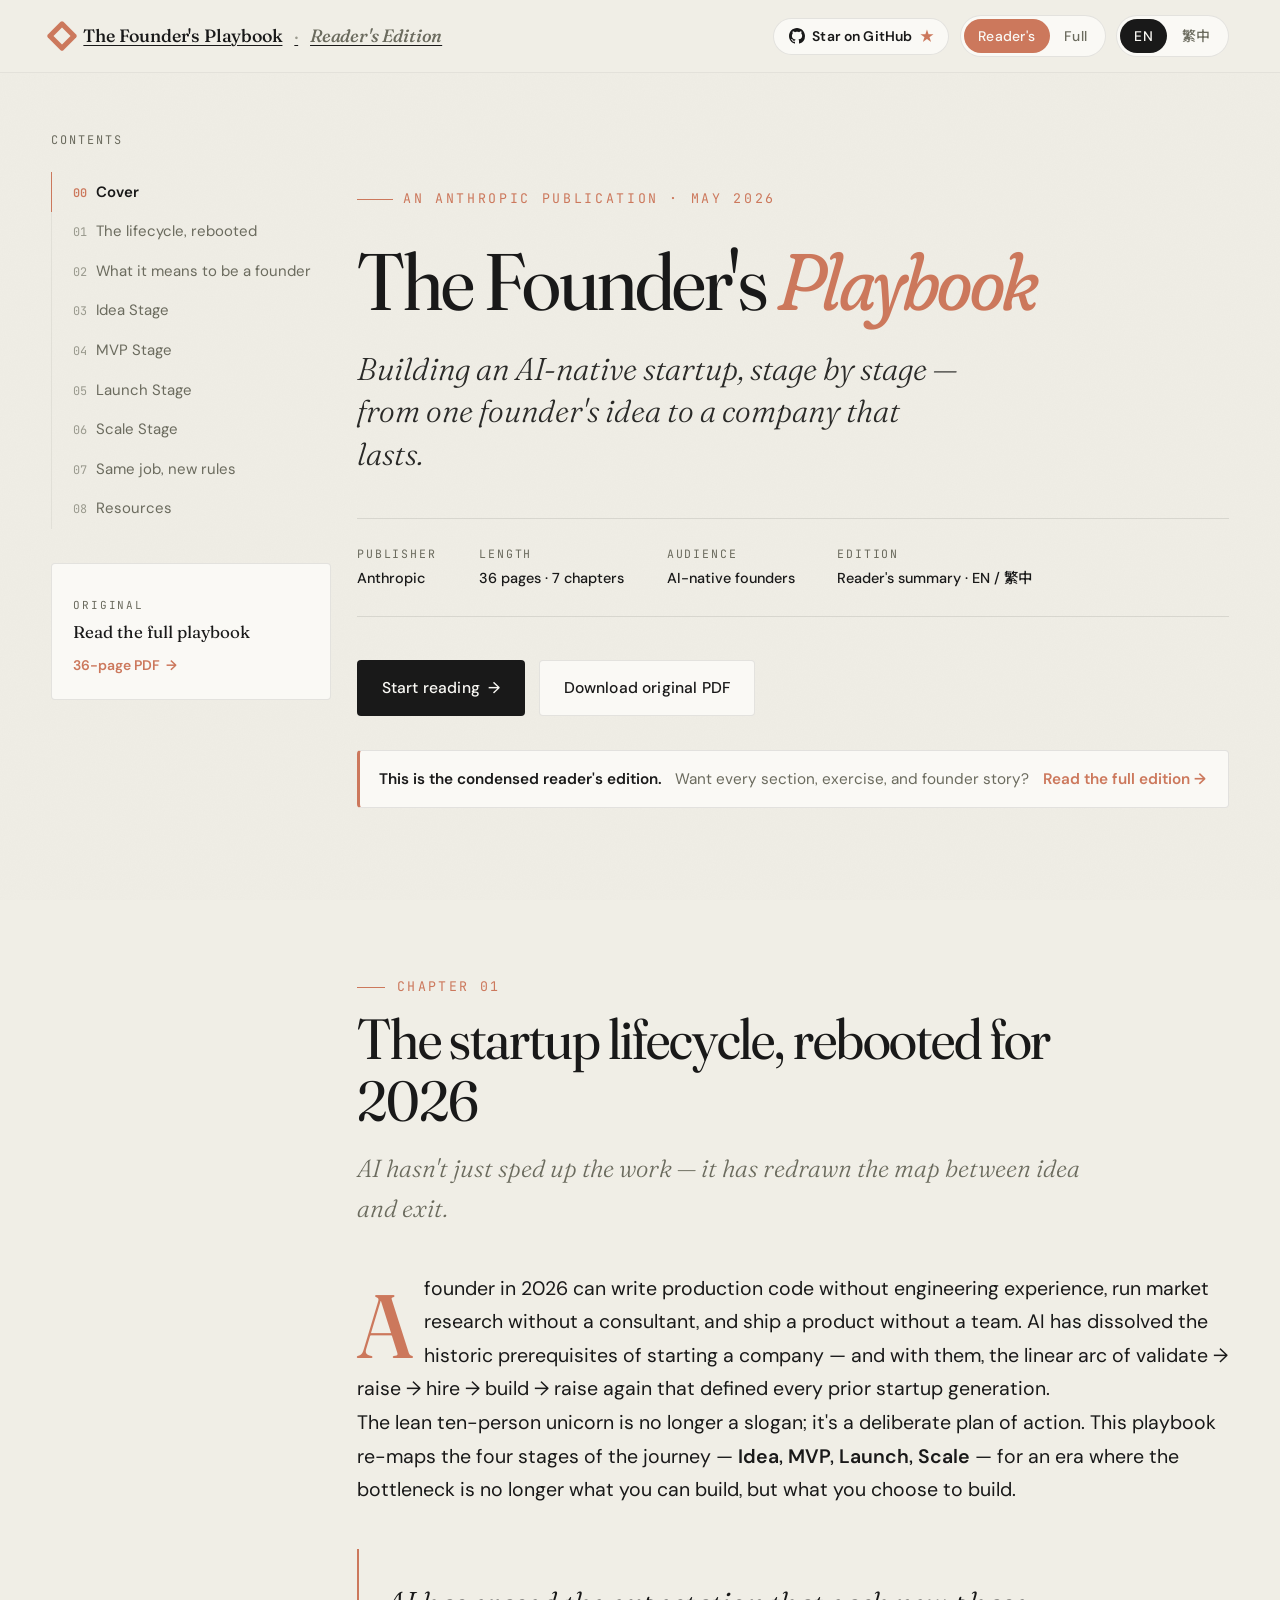
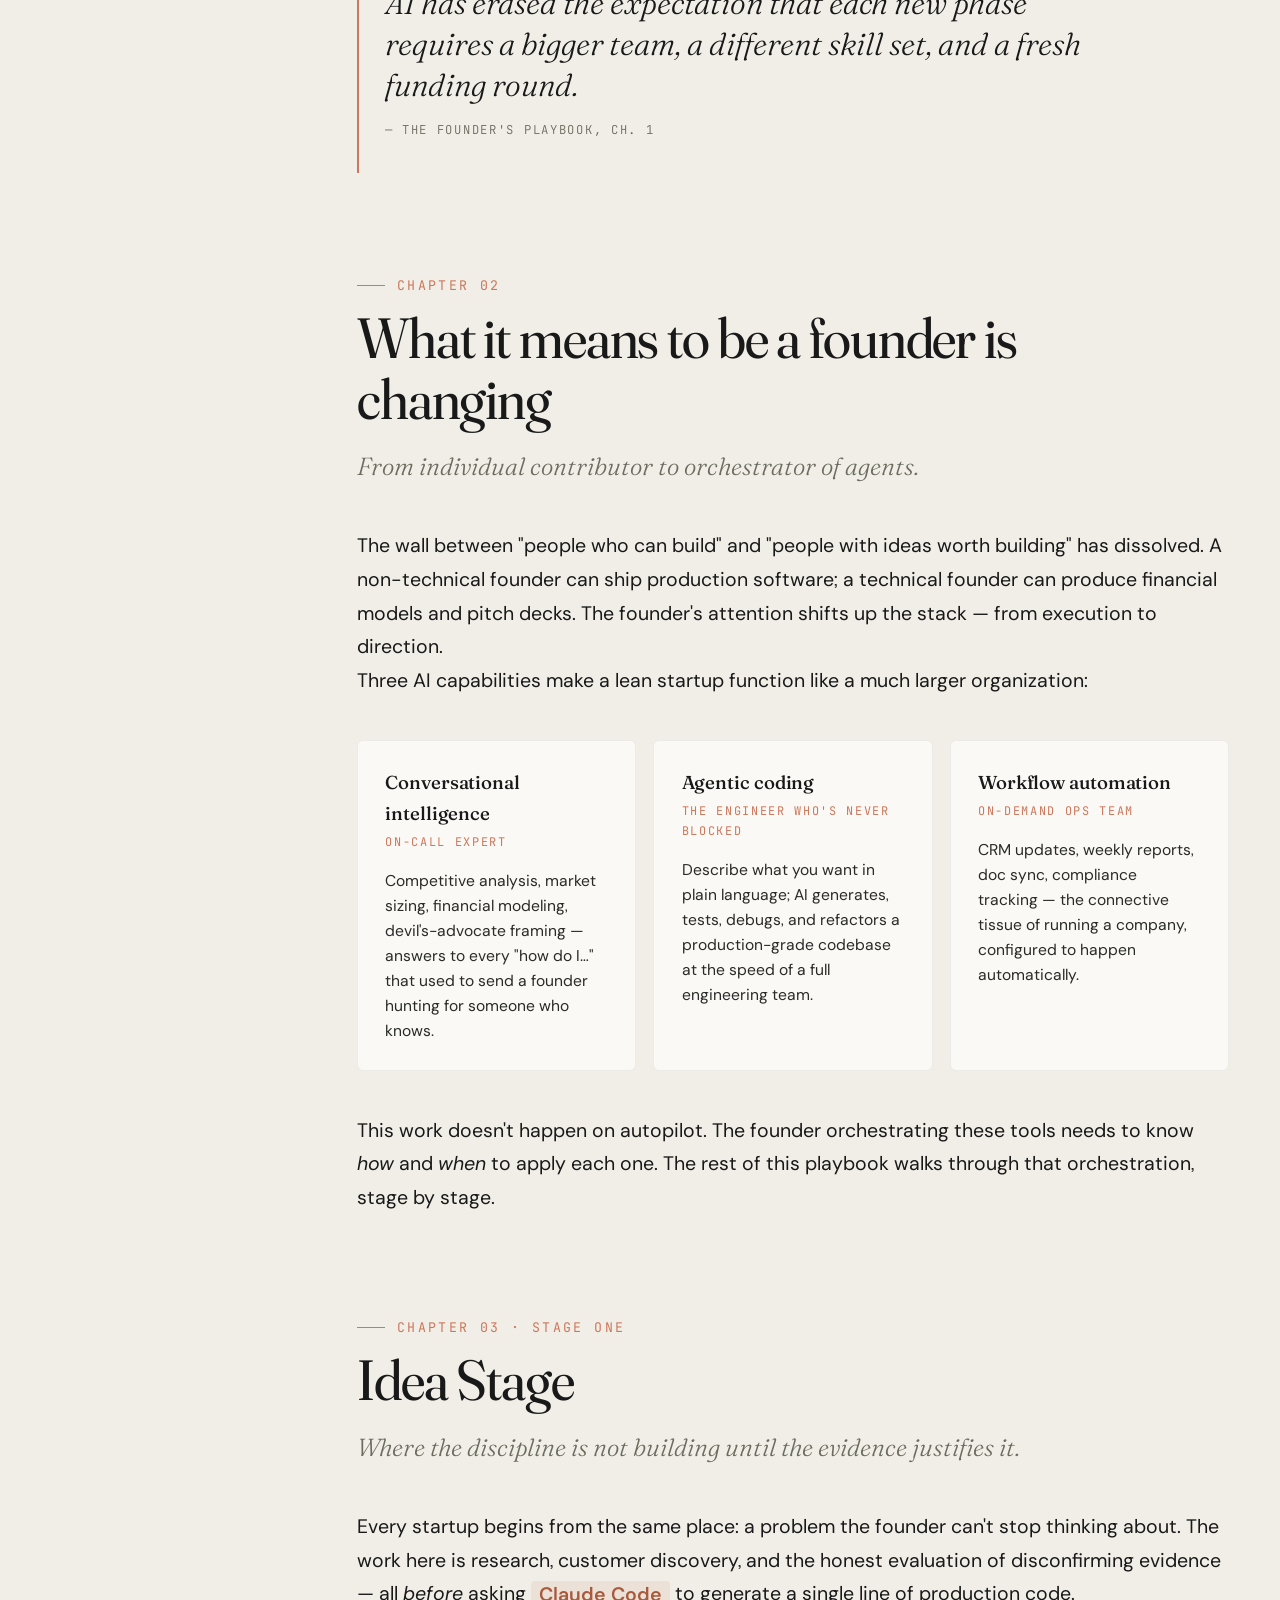
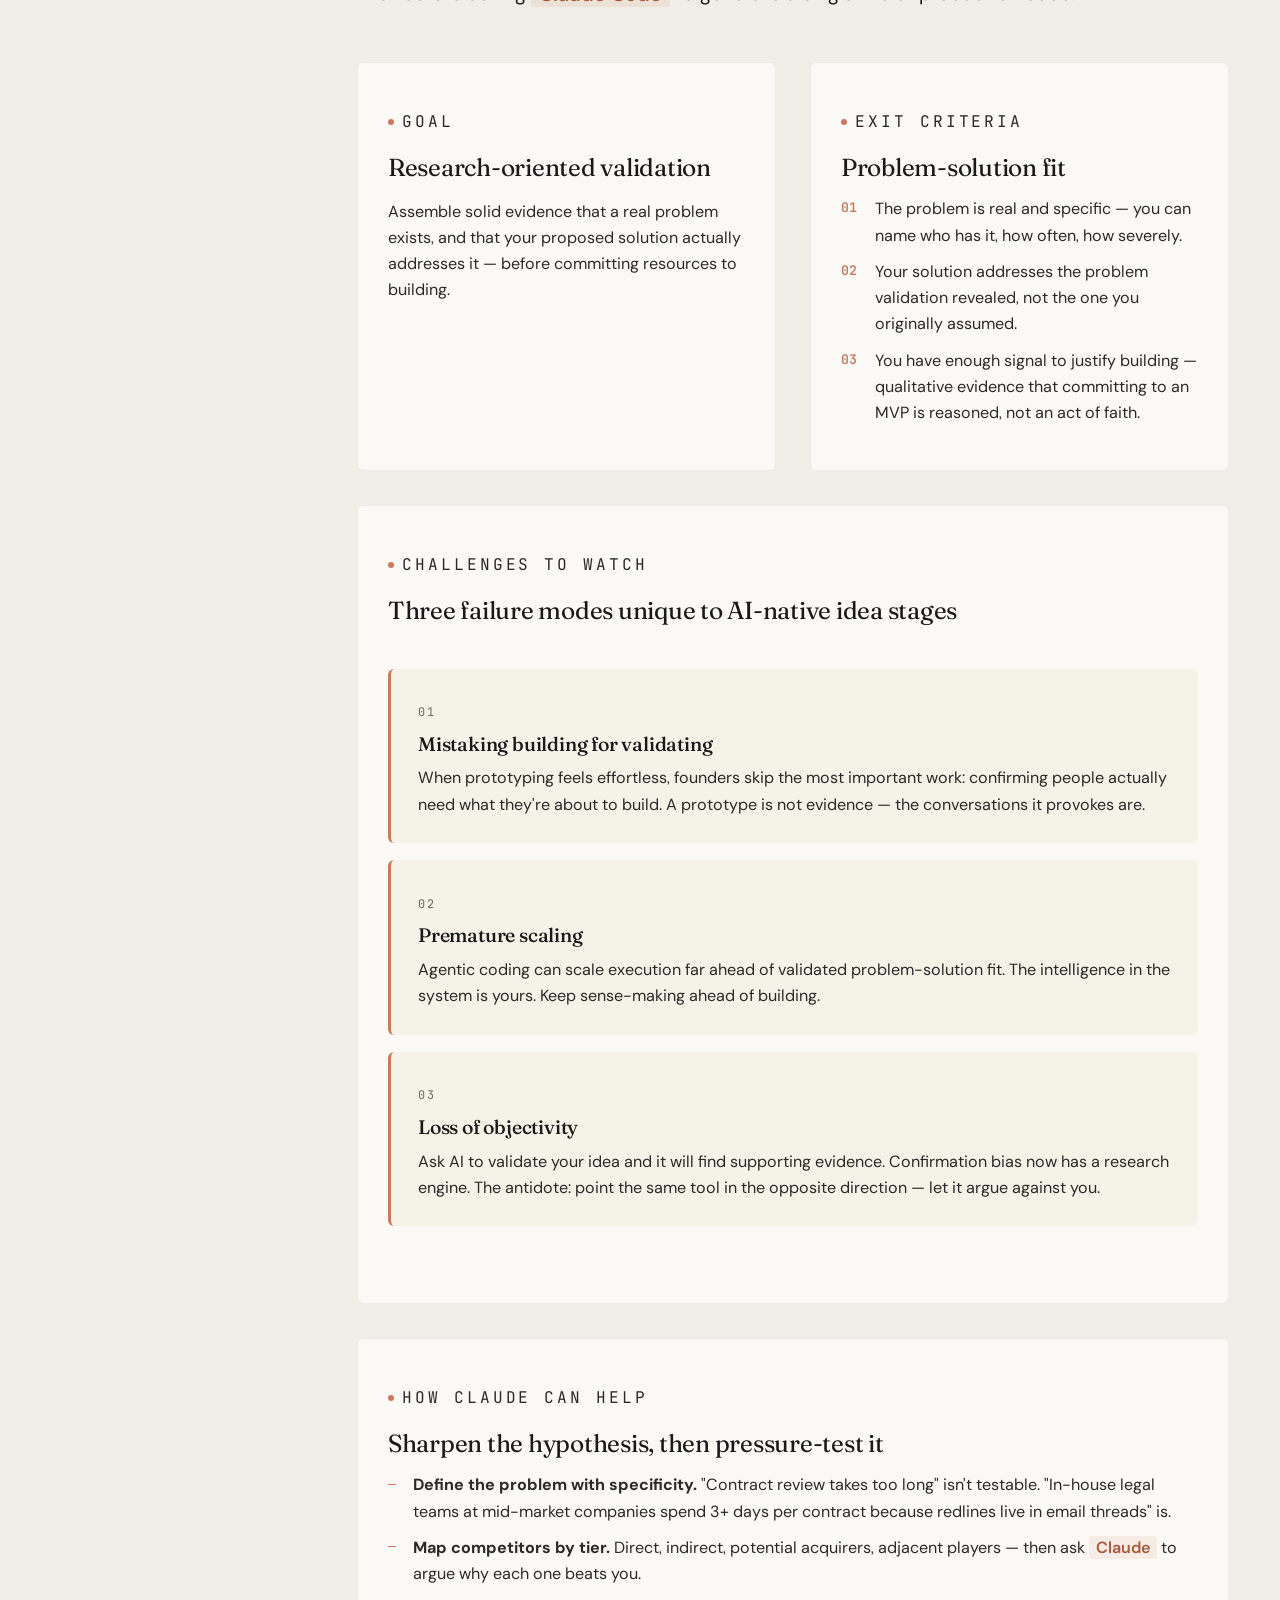
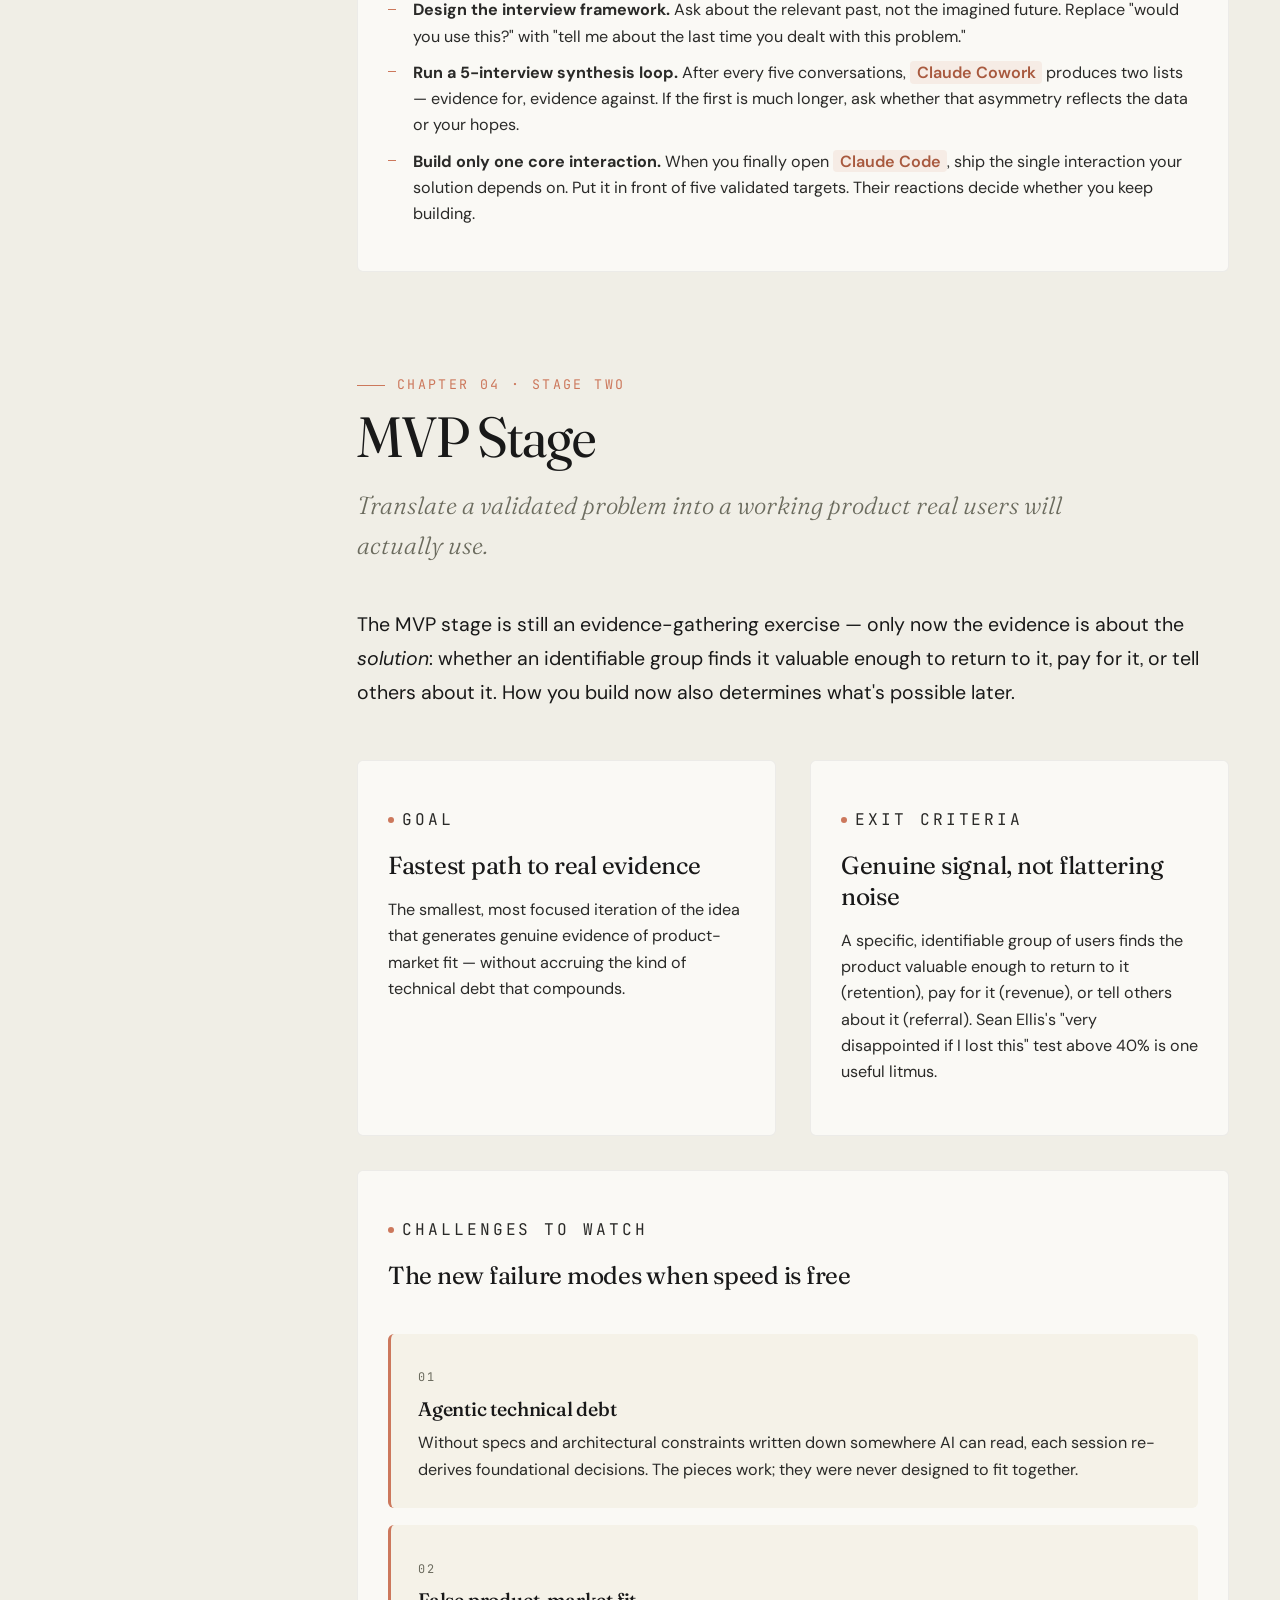
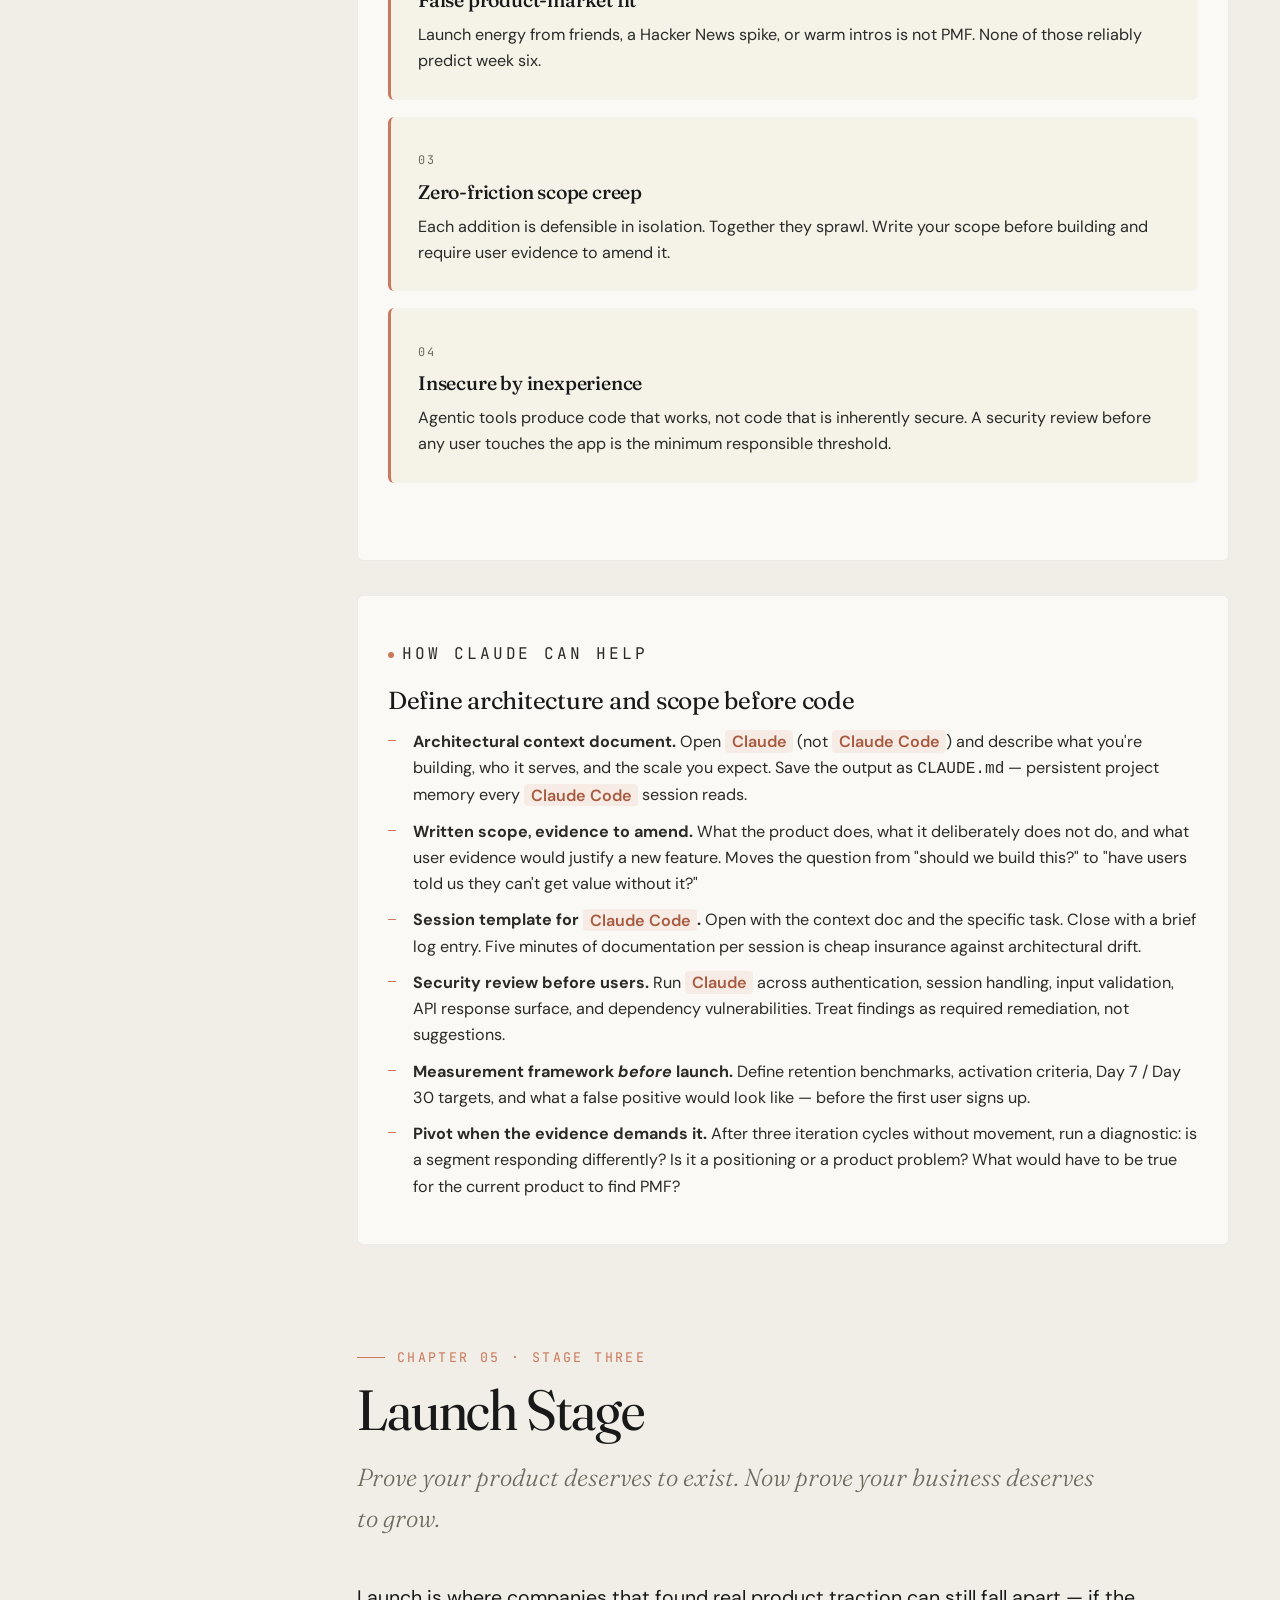
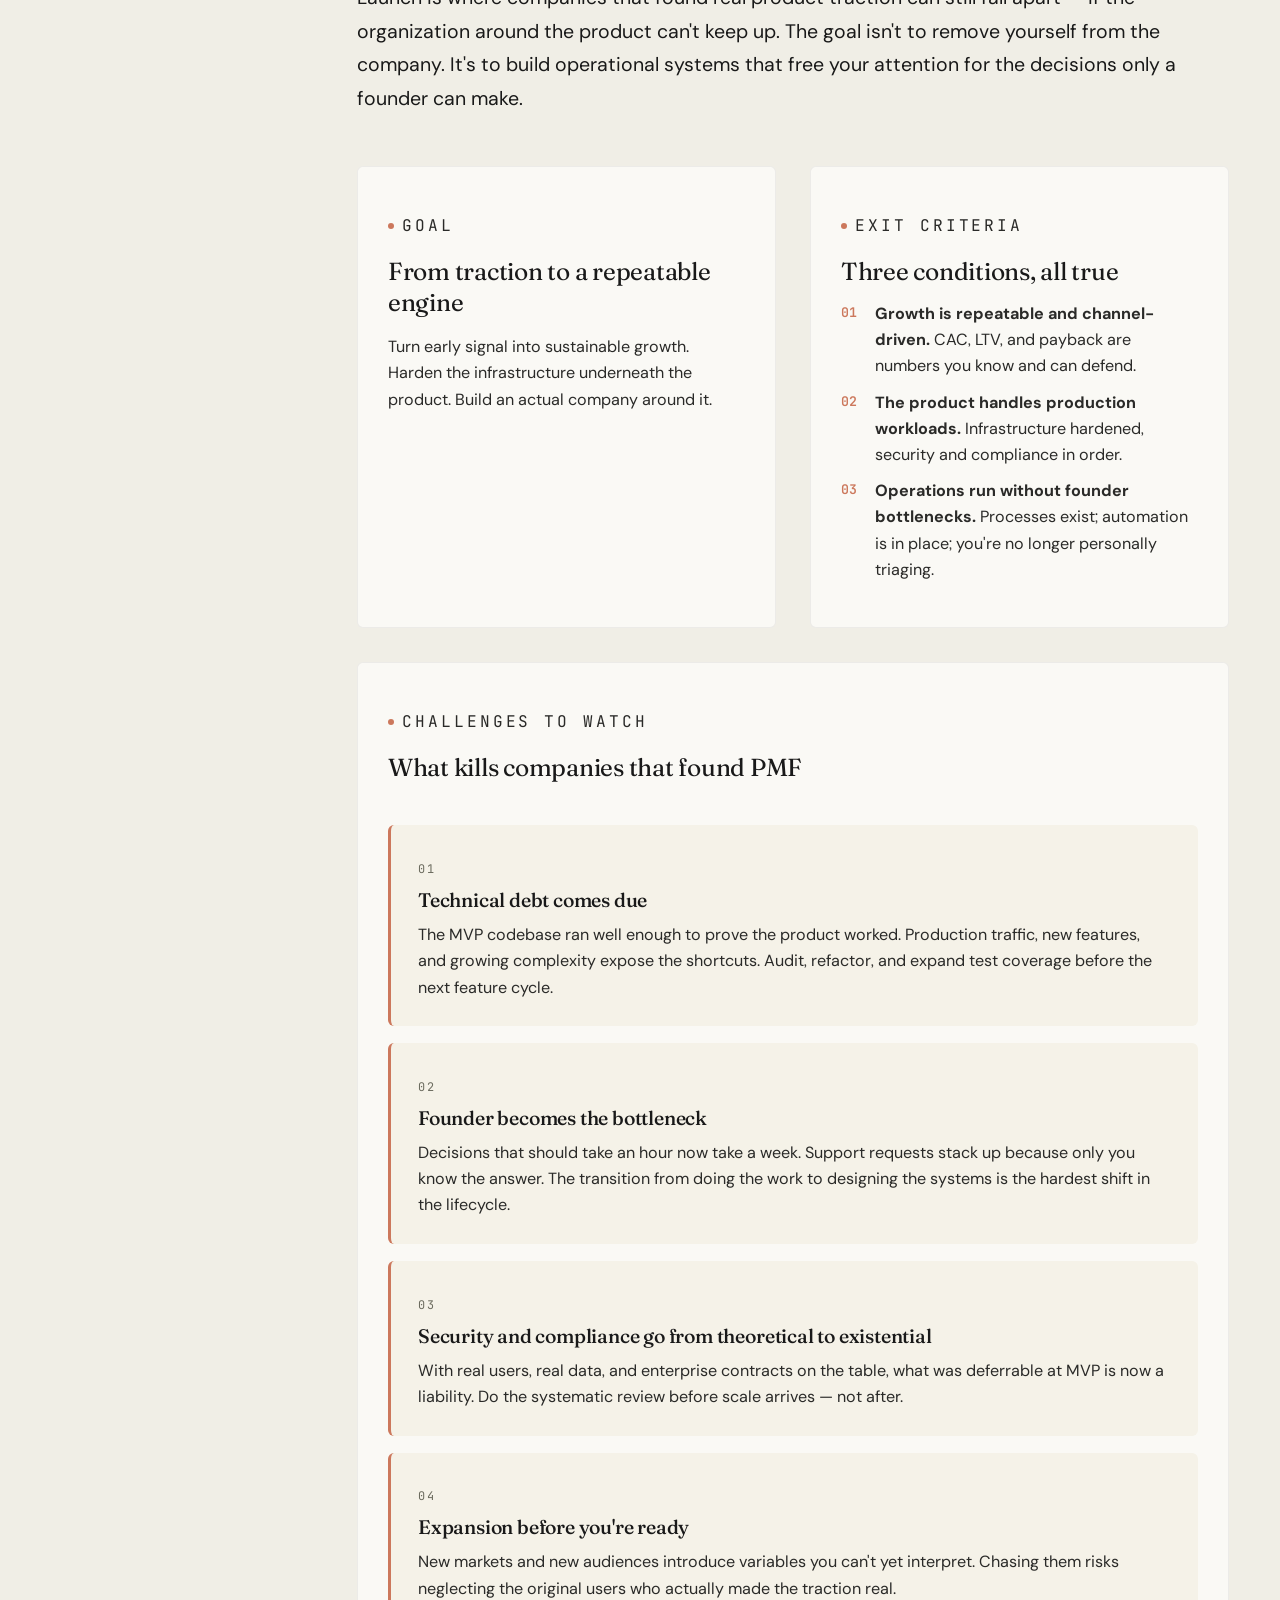
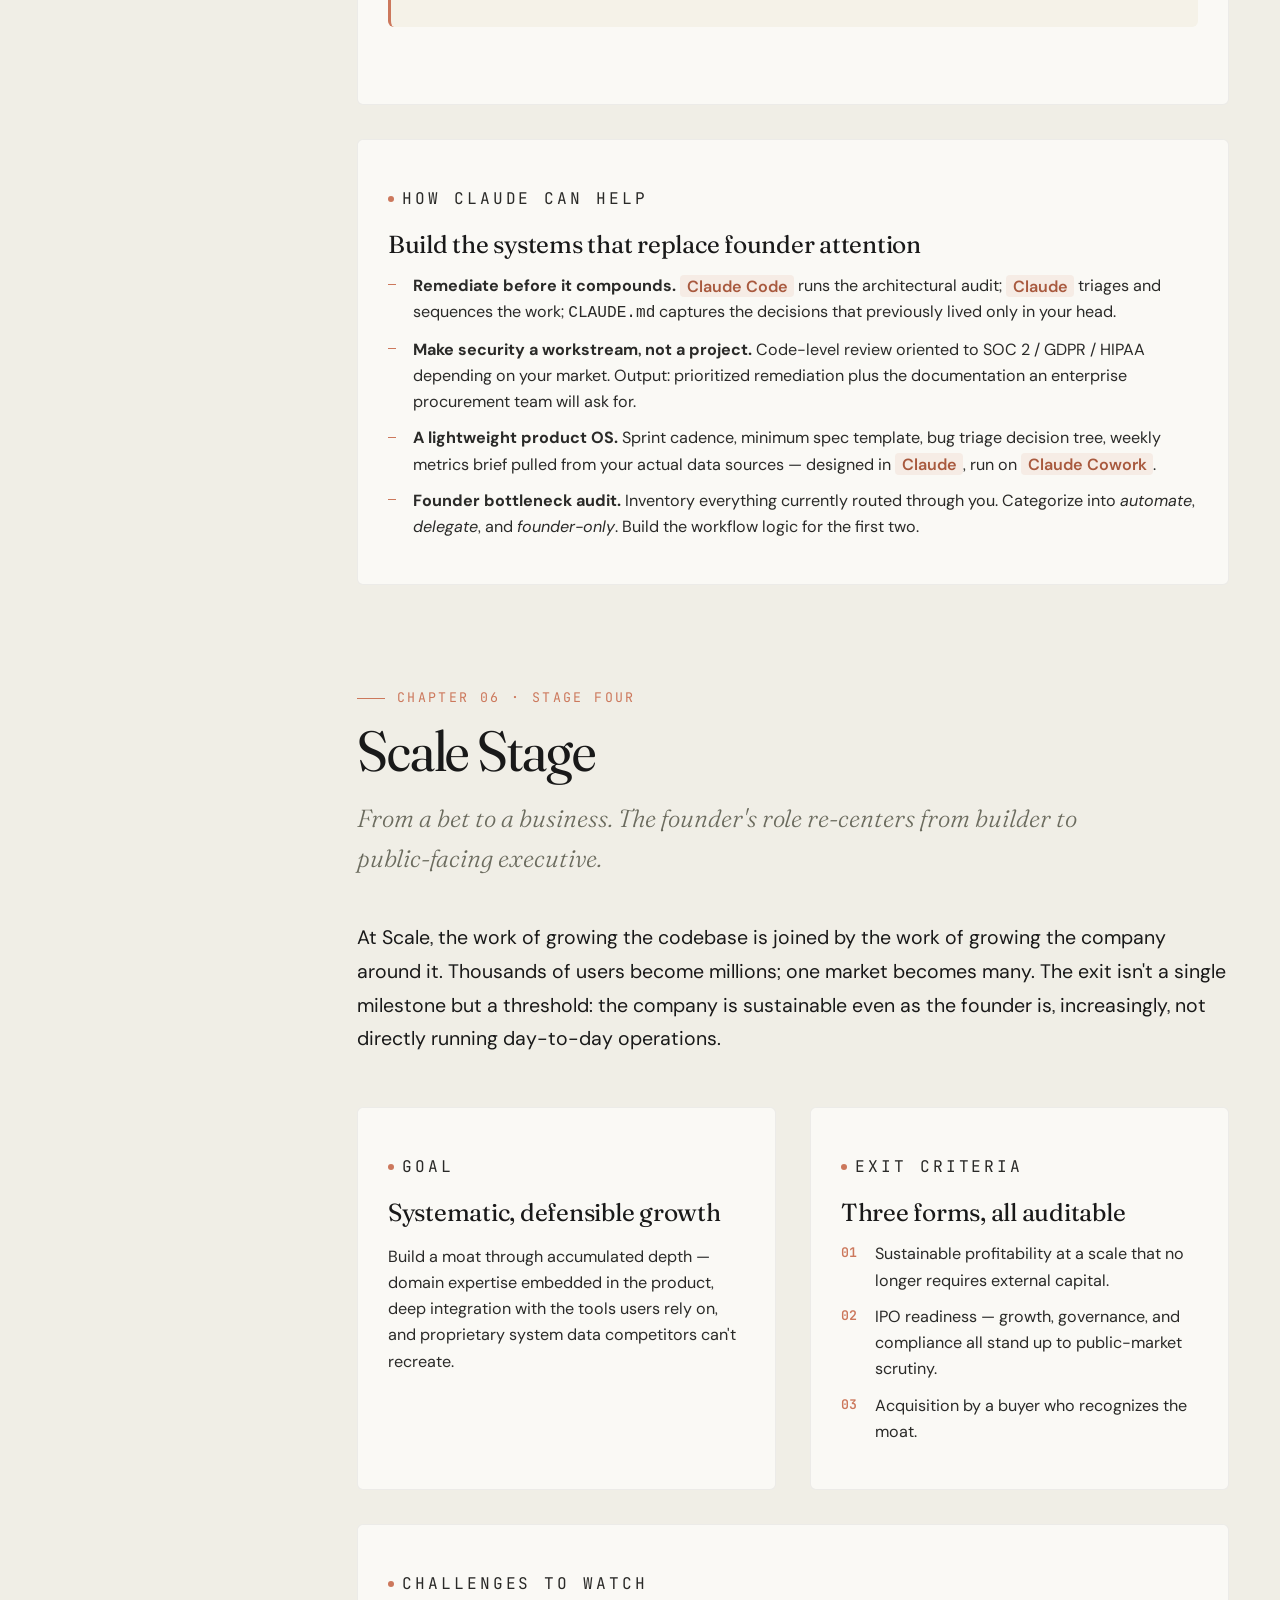
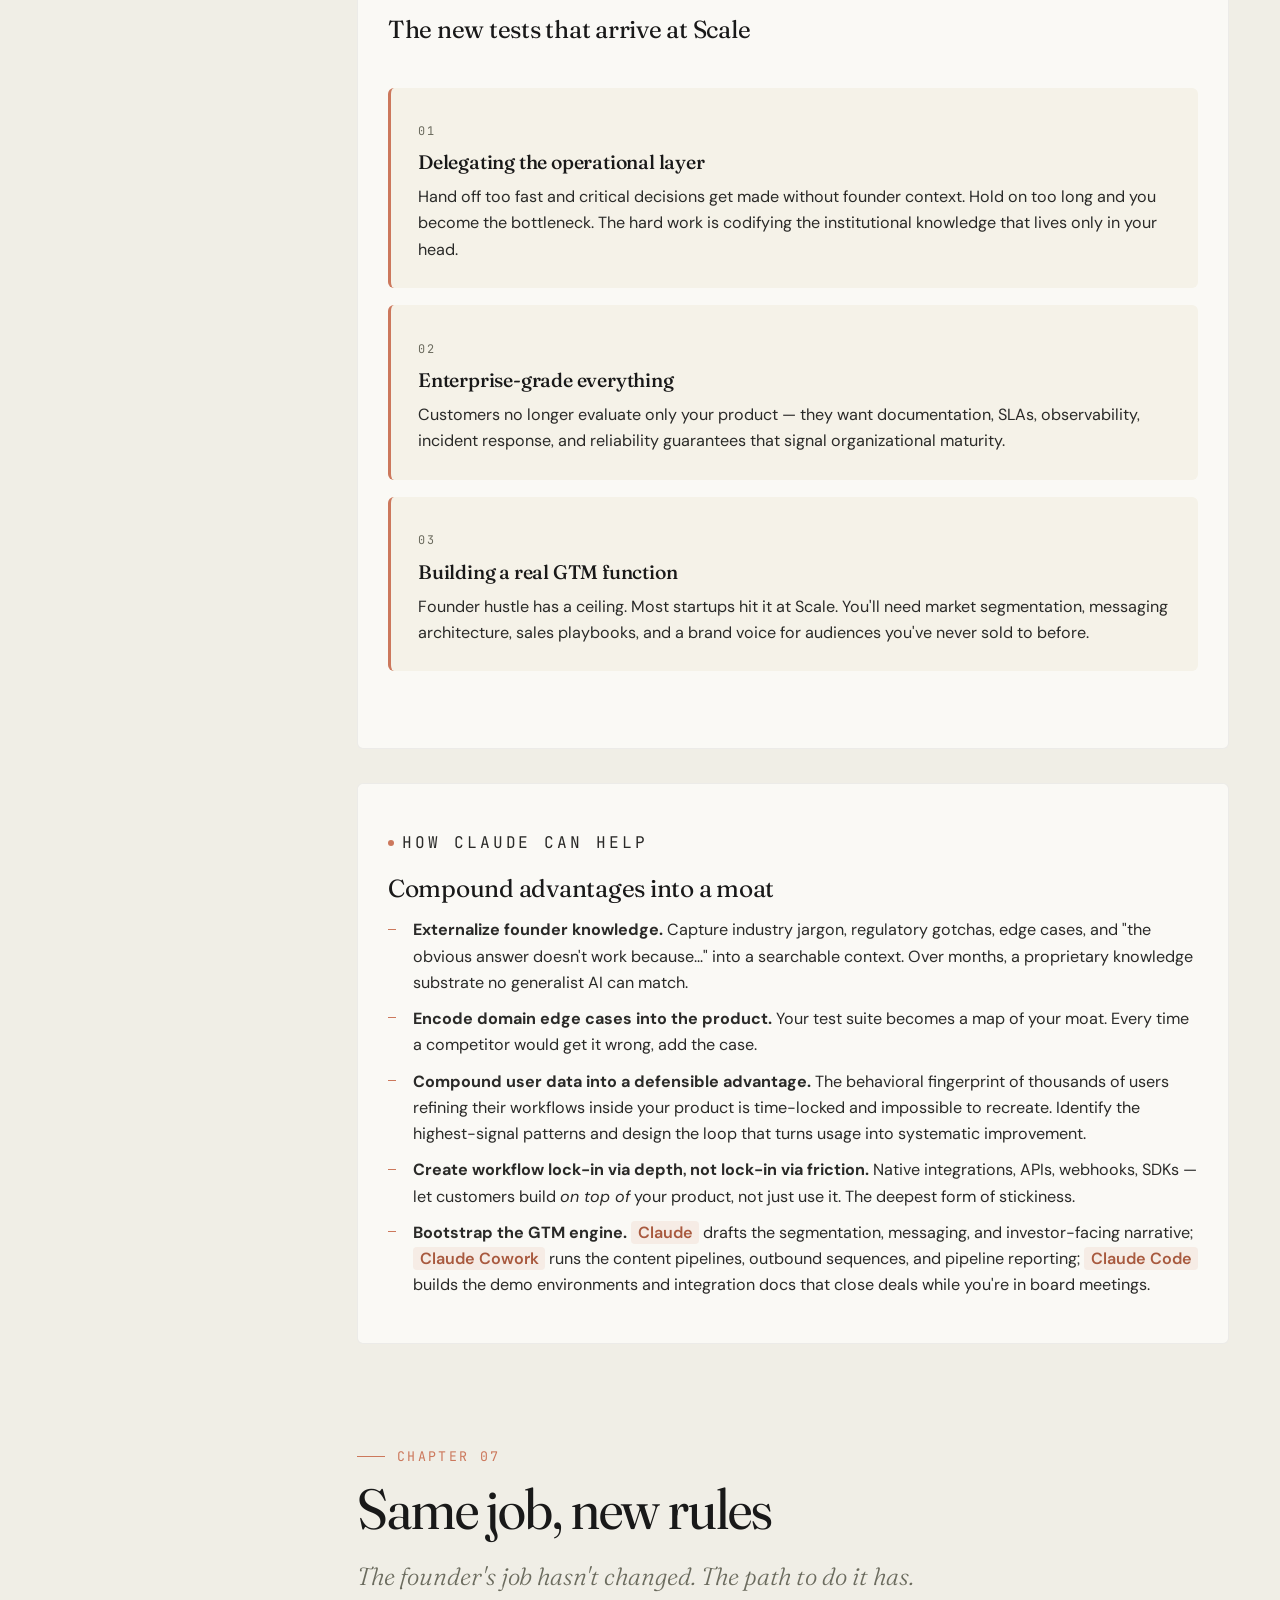
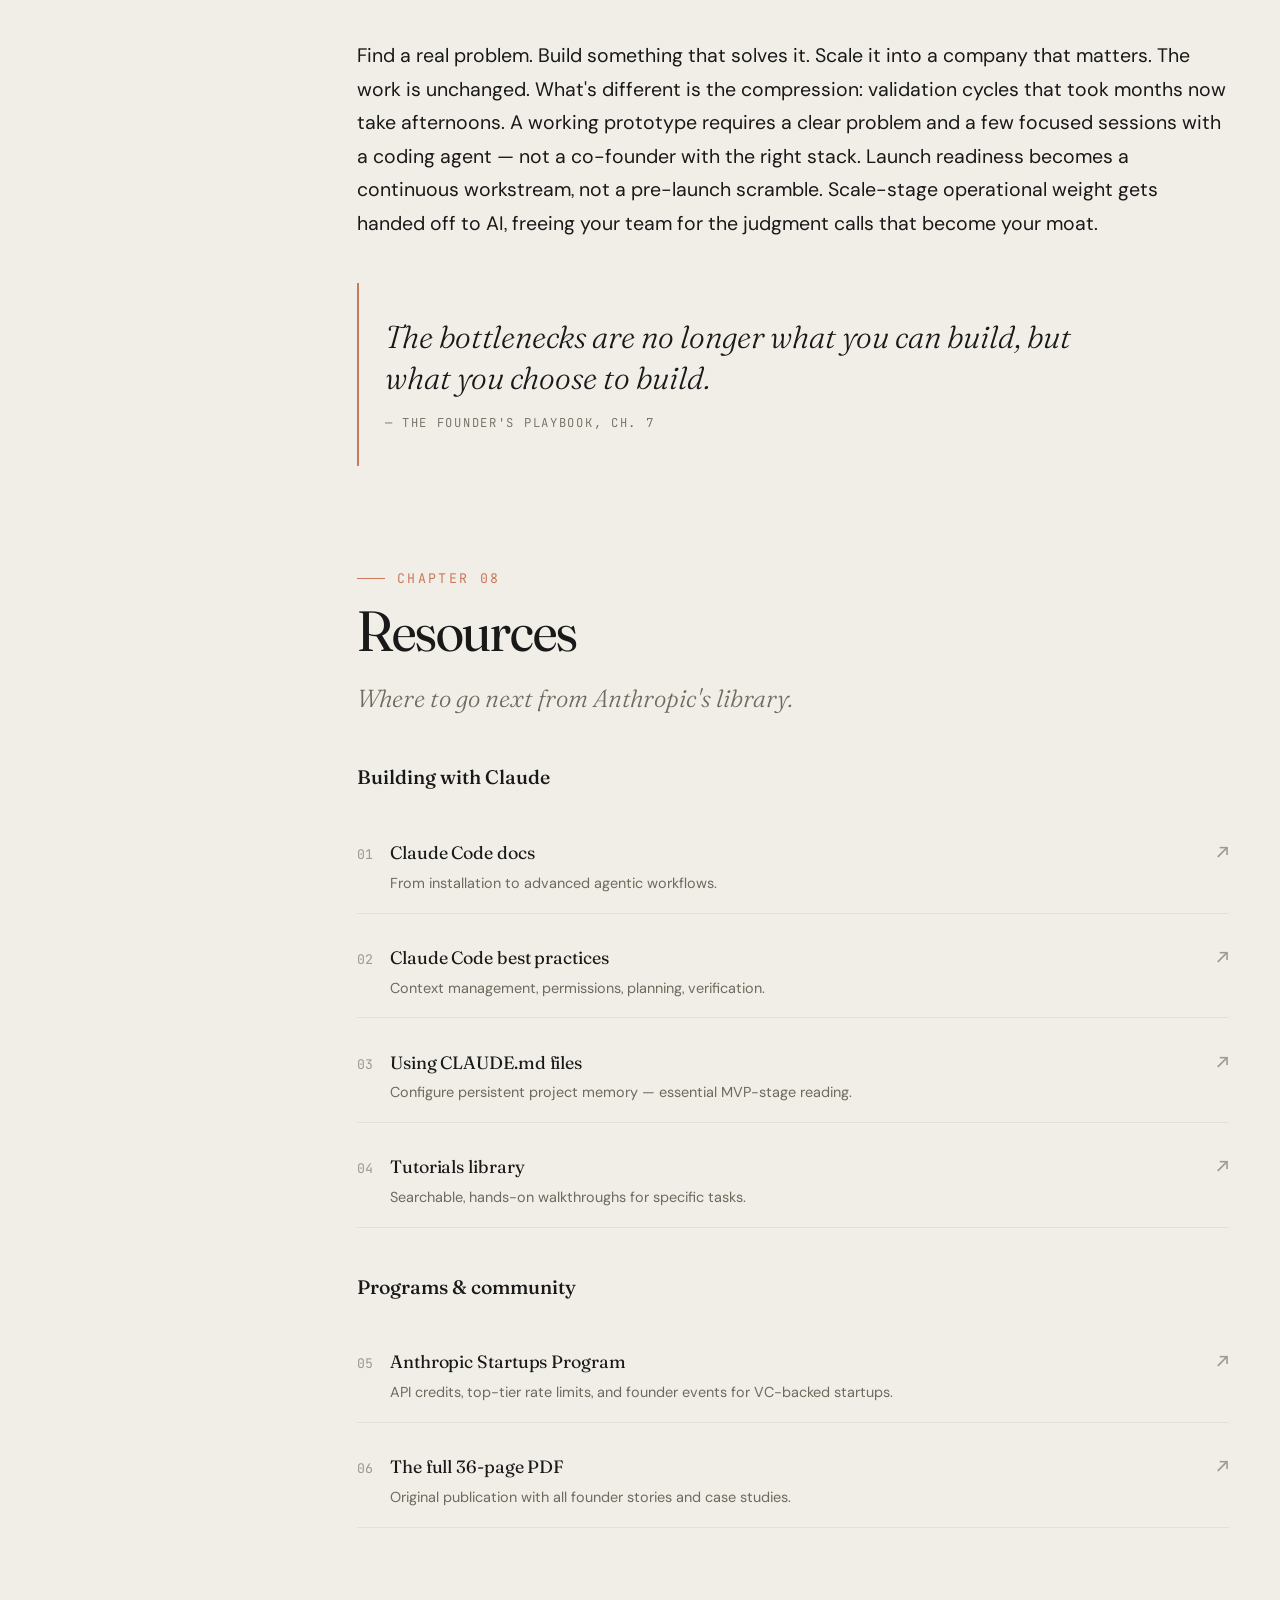
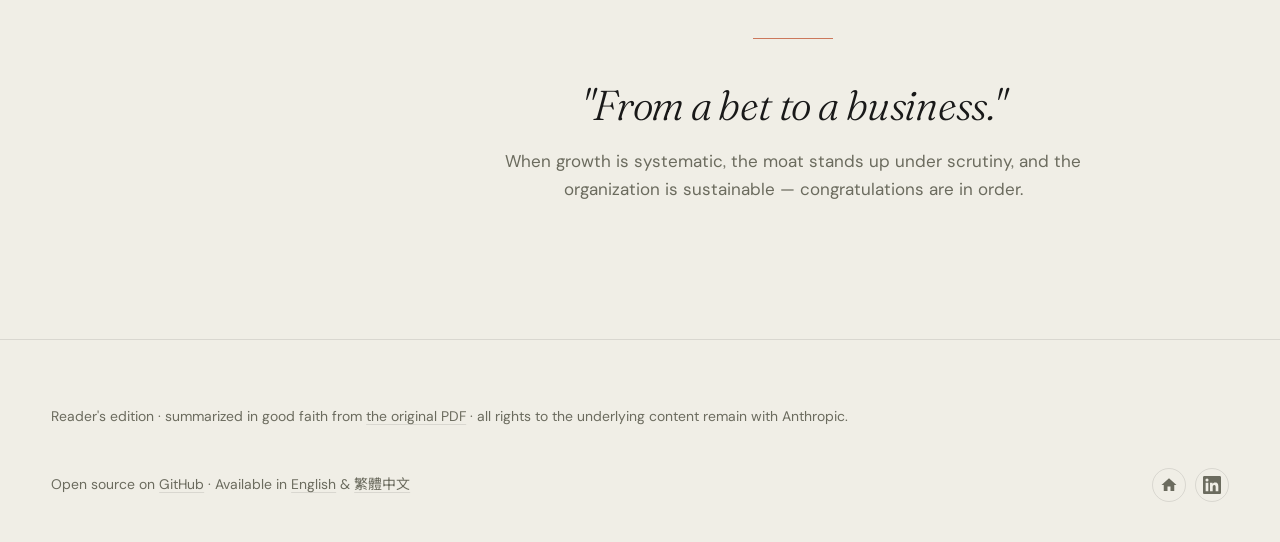
<file: index.html>
<!DOCTYPE html>
<html lang="en">
<head>
<meta charset="UTF-8">
<meta name="viewport" content="width=device-width, initial-scale=1">
<!-- Google tag (gtag.js) -->
<script async src="https://www.googletagmanager.com/gtag/js?id=G-MPSG5FYJH4"></script>
<script>
  window.dataLayer = window.dataLayer || [];
  function gtag(){dataLayer.push(arguments);}
  gtag('js', new Date());
  gtag('config', 'G-MPSG5FYJH4');
</script>
<title>The Founder's Playbook · Reader's Edition</title>
<meta name="description" content="A bilingual reader's edition of Anthropic's The Founder's Playbook — a guide to building an AI-native startup across the Idea, MVP, Launch, and Scale stages.">
<meta property="og:title" content="The Founder's Playbook · Reader's Edition">
<meta property="og:description" content="An editorial reader's edition of Anthropic's playbook for AI-native founders.">
<meta property="og:type" content="article">
<meta property="og:url" content="https://anthropic-the-founder-playbook.peteraim.com/">
<link rel="canonical" href="https://anthropic-the-founder-playbook.peteraim.com/">
<link rel="alternate" hreflang="en" href="https://anthropic-the-founder-playbook.peteraim.com/">
<link rel="alternate" hreflang="zh-Hant" href="https://anthropic-the-founder-playbook.peteraim.com/zh-Hant/">
<link rel="alternate" hreflang="x-default" href="https://anthropic-the-founder-playbook.peteraim.com/">
<link rel="preconnect" href="https://fonts.googleapis.com">
<link rel="preconnect" href="https://fonts.gstatic.com" crossorigin>
<link href="https://fonts.googleapis.com/css2?family=Fraunces:ital,opsz,wght,SOFT@0,9..144,300..600,30..100;1,9..144,300..600,30..100&family=DM+Sans:wght@300;400;500;600;700&family=JetBrains+Mono:wght@400;500&family=Noto+Serif+TC:wght@300;400;500;700&family=Noto+Sans+TC:wght@300;400;500;700&display=swap" rel="stylesheet">
<link rel="stylesheet" href="assets/styles.css">
<link rel="icon" href="data:image/svg+xml,%3Csvg xmlns='http://www.w3.org/2000/svg' viewBox='0 0 16 16'%3E%3Crect width='10' height='10' x='3' y='3' fill='%23CC785C' transform='rotate(45 8 8)'/%3E%3Crect width='4' height='4' x='6' y='6' fill='%23F0EEE6' transform='rotate(45 8 8)'/%3E%3C/svg%3E">
  <meta property="og:image" content="https://anthropic-the-founder-playbook.peteraim.com/og-image.png">
  <meta property="og:image:width" content="1200">
  <meta property="og:image:height" content="630">
  <meta name="twitter:image" content="https://anthropic-the-founder-playbook.peteraim.com/og-image.png">
  <meta name="twitter:card" content="summary_large_image">
</head>
<body>

<div class="progress" aria-hidden="true"></div>

<header class="site-header">
  <div class="site-header__inner">
    <a class="brand" href="#cover" aria-label="The Founder's Playbook home">
      <span class="brand__mark" aria-hidden="true"></span>
      <span>The Founder's Playbook</span>
      <span class="brand__sep">·</span>
      <span class="brand__sub">Reader's Edition</span>
    </a>
    <div class="site-header__actions">
      <a class="ghstar" href="https://github.com/tingwei161803/anthropic-the-founder-playbook" target="_blank" rel="noopener" aria-label="Star this project on GitHub">
        <svg class="ghstar__logo" viewBox="0 0 16 16" aria-hidden="true" fill="currentColor"><path d="M8 0C3.58 0 0 3.58 0 8c0 3.54 2.29 6.53 5.47 7.59.4.07.55-.17.55-.38 0-.19-.01-.82-.01-1.49-2.01.37-2.53-.49-2.69-.94-.09-.23-.48-.94-.82-1.13-.28-.15-.68-.52-.01-.53.63-.01 1.08.58 1.23.82.72 1.21 1.87.87 2.33.66.07-.52.28-.87.51-1.07-1.78-.2-3.64-.89-3.64-3.95 0-.87.31-1.59.82-2.15-.08-.2-.36-1.02.08-2.12 0 0 .67-.21 2.2.82.64-.18 1.32-.27 2-.27.68 0 1.36.09 2 .27 1.53-1.04 2.2-.82 2.2-.82.44 1.1.16 1.92.08 2.12.51.56.82 1.27.82 2.15 0 3.07-1.87 3.75-3.65 3.95.29.25.54.73.54 1.48 0 1.07-.01 1.93-.01 2.2 0 .21.15.46.55.38A8.013 8.013 0 0016 8c0-4.42-3.58-8-8-8z"></path></svg>
        <span class="ghstar__text">Star on GitHub</span>
        <span class="ghstar__star" aria-hidden="true">★</span>
        <span class="ghstar__count" hidden></span>
      </a>
      <nav class="ver-switch" aria-label="Edition">
        <a href="./" aria-current="true">Reader's</a>
        <a href="./full/" data-version-link>Full</a>
      </nav>
      <nav class="lang-switch" aria-label="Language">
        <a href="./" aria-current="true">EN</a>
        <a href="./zh-Hant/" data-lang-link>繁中</a>
      </nav>
    </div>
  </div>
</header>

<div class="layout">

  <!-- ============ TOC ============ -->
  <aside class="toc" aria-label="Contents">
    <button class="toc__toggle" type="button">Contents</button>
    <div class="toc__panel">
      <p class="toc__label">Contents</p>
      <ol class="toc__list">
        <li class="toc__item" data-target="cover"><a href="#cover"><span class="toc__num">00</span>Cover</a></li>
        <li class="toc__item" data-target="ch01"><a href="#ch01"><span class="toc__num">01</span>The lifecycle, rebooted</a></li>
        <li class="toc__item" data-target="ch02"><a href="#ch02"><span class="toc__num">02</span>What it means to be a founder</a></li>
        <li class="toc__item" data-target="ch03"><a href="#ch03"><span class="toc__num">03</span>Idea Stage</a></li>
        <li class="toc__item" data-target="ch04"><a href="#ch04"><span class="toc__num">04</span>MVP Stage</a></li>
        <li class="toc__item" data-target="ch05"><a href="#ch05"><span class="toc__num">05</span>Launch Stage</a></li>
        <li class="toc__item" data-target="ch06"><a href="#ch06"><span class="toc__num">06</span>Scale Stage</a></li>
        <li class="toc__item" data-target="ch07"><a href="#ch07"><span class="toc__num">07</span>Same job, new rules</a></li>
        <li class="toc__item" data-target="resources"><a href="#resources"><span class="toc__num">08</span>Resources</a></li>
      </ol>

      <div class="toc__cta">
        <p class="toc__cta-label">Original</p>
        <p class="toc__cta-title">Read the full playbook</p>
        <a class="toc__cta-link" href="https://cdn.prod.website-files.com/6889473510b50328dbb70ae6/69fe2a55b93bb0732b1fe33c_The-Founders-Playbook-05062026_v3%20(1).pdf" target="_blank" rel="noopener">36-page PDF</a>
      </div>
    </div>
  </aside>

  <!-- ============ MAIN ============ -->
  <main class="main">
<!-- ====== Cover / Hero ====== -->
    <section class="section hero" id="cover">
      <p class="hero__eyebrow">An Anthropic Publication · May 2026</p>
      <h1 class="hero__title">The Founder's <em>Playbook</em></h1>
      <p class="hero__lede">Building an AI-native startup, stage by stage — from one founder's idea to a company that lasts.</p>

      <div class="hero__meta">
        <div class="hero__meta-item">
          <span class="hero__meta-label">Publisher</span>
          <span class="hero__meta-value">Anthropic</span>
        </div>
        <div class="hero__meta-item">
          <span class="hero__meta-label">Length</span>
          <span class="hero__meta-value">36 pages · 7 chapters</span>
        </div>
        <div class="hero__meta-item">
          <span class="hero__meta-label">Audience</span>
          <span class="hero__meta-value">AI-native founders</span>
        </div>
        <div class="hero__meta-item">
          <span class="hero__meta-label">Edition</span>
          <span class="hero__meta-value">Reader's summary · EN / 繁中</span>
        </div>
      </div>

      <div class="hero__actions">
        <a class="btn btn--primary" href="#ch01">
          Start reading <span class="btn__arrow">→</span>
        </a>
        <a class="btn btn--secondary" href="https://cdn.prod.website-files.com/6889473510b50328dbb70ae6/69fe2a55b93bb0732b1fe33c_The-Founders-Playbook-05062026_v3%20(1).pdf" target="_blank" rel="noopener">
          Download original PDF
        </a>
      </div>

      <p class="hero__more">
        <strong>This is the condensed reader's edition.</strong>
        <span>Want every section, exercise, and founder story?</span>
        <a href="./full/" data-version-link="">Read the full edition</a>
      </p>
    </section>

    <!-- ====== Chapter 1 ====== -->
    <section class="section" id="ch01">
      <header class="chapter__head">
        <span class="chapter__num">Chapter 01</span>
        <h2 class="chapter__title">The startup lifecycle, rebooted for 2026</h2>
        <p class="chapter__sub">AI hasn't just sped up the work — it has redrawn the map between idea and exit.</p>
      </header>

      <div class="prose">
        <p class="dropcap">A founder in 2026 can write production code without engineering experience, run market research without a consultant, and ship a product without a team. AI has dissolved the historic prerequisites of starting a company — and with them, the linear arc of validate → raise → hire → build → raise again that defined every prior startup generation.</p>
        <p>The lean ten-person unicorn is no longer a slogan; it's a deliberate plan of action. This playbook re-maps the four stages of the journey — <strong>Idea, MVP, Launch, Scale</strong> — for an era where the bottleneck is no longer what you can build, but what you choose to build.</p>
      </div>

      <blockquote class="pullquote">
        AI has erased the expectation that each new phase requires a bigger team, a different skill set, and a fresh funding round.
        <span class="pullquote__attr">— The Founder's Playbook, Ch. 1</span>
      </blockquote>
    </section>

    <!-- ====== Chapter 2 ====== -->
    <section class="section" id="ch02">
      <header class="chapter__head">
        <span class="chapter__num">Chapter 02</span>
        <h2 class="chapter__title">What it means to be a founder is changing</h2>
        <p class="chapter__sub">From individual contributor to orchestrator of agents.</p>
      </header>

      <div class="prose">
        <p>The wall between "people who can build" and "people with ideas worth building" has dissolved. A non-technical founder can ship production software; a technical founder can produce financial models and pitch decks. The founder's attention shifts up the stack — from execution to direction.</p>
        <p>Three AI capabilities make a lean startup function like a much larger organization:</p>
      </div>

      <div class="tools">
        <article class="tool">
          <h3 class="tool__name">Conversational intelligence</h3>
          <span class="tool__when">On-call expert</span>
          <p class="tool__desc">Competitive analysis, market sizing, financial modeling, devil's-advocate framing — answers to every "how do I…" that used to send a founder hunting for someone who knows.</p>
        </article>
        <article class="tool">
          <h3 class="tool__name">Agentic coding</h3>
          <span class="tool__when">The engineer who's never blocked</span>
          <p class="tool__desc">Describe what you want in plain language; AI generates, tests, debugs, and refactors a production-grade codebase at the speed of a full engineering team.</p>
        </article>
        <article class="tool">
          <h3 class="tool__name">Workflow automation</h3>
          <span class="tool__when">On-demand ops team</span>
          <p class="tool__desc">CRM updates, weekly reports, doc sync, compliance tracking — the connective tissue of running a company, configured to happen automatically.</p>
        </article>
      </div>

      <div class="prose">
        <p>This work doesn't happen on autopilot. The founder orchestrating these tools needs to know <em>how</em> and <em>when</em> to apply each one. The rest of this playbook walks through that orchestration, stage by stage.</p>
      </div>
    </section>

    <!-- ====== Chapter 3 — Idea ====== -->
    <section class="section" id="ch03">
      <header class="chapter__head">
        <span class="chapter__num">Chapter 03 · Stage One</span>
        <h2 class="chapter__title">Idea Stage</h2>
        <p class="chapter__sub">Where the discipline is <em>not</em> building until the evidence justifies it.</p>
      </header>

      <div class="prose">
        <p>Every startup begins from the same place: a problem the founder can't stop thinking about. The work here is research, customer discovery, and the honest evaluation of disconfirming evidence — all <em>before</em> asking <span class="product is-lit">Claude Code</span> to generate a single line of production code.</p>
      </div>

      <div class="stage">
        <div class="stage__block">
          <p class="stage__block-label">Goal</p>
          <h3>Research-oriented validation</h3>
          <p>Assemble solid evidence that a real problem exists, and that your proposed solution actually addresses it — before committing resources to building.</p>
        </div>

        <div class="stage__block">
          <p class="stage__block-label">Exit criteria</p>
          <h3>Problem-solution fit</h3>
          <ol>
            <li>The problem is real and specific — you can name who has it, how often, how severely.</li>
            <li>Your solution addresses the problem validation revealed, not the one you originally assumed.</li>
            <li>You have enough signal to justify building — qualitative evidence that committing to an MVP is reasoned, not an act of faith.</li>
          </ol>
        </div>

        <div class="stage__block stage__block--wide">
          <p class="stage__block-label">Challenges to watch</p>
          <h3>Three failure modes unique to AI-native idea stages</h3>
          <div class="challenges">
            <div class="challenge">
              <span class="challenge__num">01</span>
              <h4 class="challenge__title">Mistaking building for validating</h4>
              <p class="challenge__body">When prototyping feels effortless, founders skip the most important work: confirming people actually need what they're about to build. A prototype is not evidence — the conversations it provokes are.</p>
            </div>
            <div class="challenge">
              <span class="challenge__num">02</span>
              <h4 class="challenge__title">Premature scaling</h4>
              <p class="challenge__body">Agentic coding can scale execution far ahead of validated problem-solution fit. The intelligence in the system is yours. Keep sense-making ahead of building.</p>
            </div>
            <div class="challenge">
              <span class="challenge__num">03</span>
              <h4 class="challenge__title">Loss of objectivity</h4>
              <p class="challenge__body">Ask AI to validate your idea and it will find supporting evidence. Confirmation bias now has a research engine. The antidote: point the same tool in the opposite direction — let it argue against you.</p>
            </div>
          </div>
        </div>

        <div class="stage__block stage__block--wide">
          <p class="stage__block-label">How Claude can help</p>
          <h3>Sharpen the hypothesis, then pressure-test it</h3>
          <ul>
            <li><strong>Define the problem with specificity.</strong> "Contract review takes too long" isn't testable. "In-house legal teams at mid-market companies spend 3+ days per contract because redlines live in email threads" is.</li>
            <li><strong>Map competitors by tier.</strong> Direct, indirect, potential acquirers, adjacent players — then ask <span class="product is-lit">Claude</span> to argue why each one beats you.</li>
            <li><strong>Design the interview framework.</strong> Ask about the relevant past, not the imagined future. Replace "would you use this?" with "tell me about the last time you dealt with this problem."</li>
            <li><strong>Run a 5-interview synthesis loop.</strong> After every five conversations, <span class="product is-lit">Claude Cowork</span> produces two lists — evidence for, evidence against. If the first is much longer, ask whether that asymmetry reflects the data or your hopes.</li>
            <li><strong>Build only one core interaction.</strong> When you finally open <span class="product is-lit">Claude Code</span>, ship the single interaction your solution depends on. Put it in front of five validated targets. Their reactions decide whether you keep building.</li>
          </ul>
        </div>
      </div>
    </section>

    <!-- ====== Chapter 4 — MVP ====== -->
    <section class="section" id="ch04">
      <header class="chapter__head">
        <span class="chapter__num">Chapter 04 · Stage Two</span>
        <h2 class="chapter__title">MVP Stage</h2>
        <p class="chapter__sub">Translate a validated problem into a working product real users will actually use.</p>
      </header>

      <div class="prose">
        <p>The MVP stage is still an evidence-gathering exercise — only now the evidence is about the <em>solution</em>: whether an identifiable group finds it valuable enough to return to it, pay for it, or tell others about it. How you build now also determines what's possible later.</p>
      </div>

      <div class="stage">
        <div class="stage__block">
          <p class="stage__block-label">Goal</p>
          <h3>Fastest path to real evidence</h3>
          <p>The smallest, most focused iteration of the idea that generates genuine evidence of product-market fit — without accruing the kind of technical debt that compounds.</p>
        </div>

        <div class="stage__block">
          <p class="stage__block-label">Exit criteria</p>
          <h3>Genuine signal, not flattering noise</h3>
          <p>A specific, identifiable group of users finds the product valuable enough to return to it (retention), pay for it (revenue), or tell others about it (referral). Sean Ellis's "very disappointed if I lost this" test above 40% is one useful litmus.</p>
        </div>

        <div class="stage__block stage__block--wide">
          <p class="stage__block-label">Challenges to watch</p>
          <h3>The new failure modes when speed is free</h3>
          <div class="challenges">
            <div class="challenge">
              <span class="challenge__num">01</span>
              <h4 class="challenge__title">Agentic technical debt</h4>
              <p class="challenge__body">Without specs and architectural constraints written down somewhere AI can read, each session re-derives foundational decisions. The pieces work; they were never designed to fit together.</p>
            </div>
            <div class="challenge">
              <span class="challenge__num">02</span>
              <h4 class="challenge__title">False product-market fit</h4>
              <p class="challenge__body">Launch energy from friends, a Hacker News spike, or warm intros is not PMF. None of those reliably predict week six.</p>
            </div>
            <div class="challenge">
              <span class="challenge__num">03</span>
              <h4 class="challenge__title">Zero-friction scope creep</h4>
              <p class="challenge__body">Each addition is defensible in isolation. Together they sprawl. Write your scope before building and require user evidence to amend it.</p>
            </div>
            <div class="challenge">
              <span class="challenge__num">04</span>
              <h4 class="challenge__title">Insecure by inexperience</h4>
              <p class="challenge__body">Agentic tools produce code that works, not code that is inherently secure. A security review before any user touches the app is the minimum responsible threshold.</p>
            </div>
          </div>
        </div>

        <div class="stage__block stage__block--wide">
          <p class="stage__block-label">How Claude can help</p>
          <h3>Define architecture and scope before code</h3>
          <ul>
            <li><strong>Architectural context document.</strong> Open <span class="product is-lit">Claude</span> (not <span class="product is-lit">Claude Code</span>) and describe what you're building, who it serves, and the scale you expect. Save the output as <code>CLAUDE.md</code> — persistent project memory every <span class="product is-lit">Claude Code</span> session reads.</li>
            <li><strong>Written scope, evidence to amend.</strong> What the product does, what it deliberately does not do, and what user evidence would justify a new feature. Moves the question from "should we build this?" to "have users told us they can't get value without it?"</li>
            <li><strong>Session template for <span class="product is-lit">Claude Code</span>.</strong> Open with the context doc and the specific task. Close with a brief log entry. Five minutes of documentation per session is cheap insurance against architectural drift.</li>
            <li><strong>Security review before users.</strong> Run <span class="product is-lit">Claude</span> across authentication, session handling, input validation, API response surface, and dependency vulnerabilities. Treat findings as required remediation, not suggestions.</li>
            <li><strong>Measurement framework <em>before</em> launch.</strong> Define retention benchmarks, activation criteria, Day 7 / Day 30 targets, and what a false positive would look like — before the first user signs up.</li>
            <li><strong>Pivot when the evidence demands it.</strong> After three iteration cycles without movement, run a diagnostic: is a segment responding differently? Is it a positioning or a product problem? What would have to be true for the current product to find PMF?</li>
          </ul>
        </div>
      </div>
    </section>

    <!-- ====== Chapter 5 — Launch ====== -->
    <section class="section" id="ch05">
      <header class="chapter__head">
        <span class="chapter__num">Chapter 05 · Stage Three</span>
        <h2 class="chapter__title">Launch Stage</h2>
        <p class="chapter__sub">Prove your product deserves to exist. Now prove your business deserves to grow.</p>
      </header>

      <div class="prose">
        <p>Launch is where companies that found real product traction can still fall apart — if the organization around the product can't keep up. The goal isn't to remove yourself from the company. It's to build operational systems that free your attention for the decisions only a founder can make.</p>
      </div>

      <div class="stage">
        <div class="stage__block">
          <p class="stage__block-label">Goal</p>
          <h3>From traction to a repeatable engine</h3>
          <p>Turn early signal into sustainable growth. Harden the infrastructure underneath the product. Build an actual company around it.</p>
        </div>

        <div class="stage__block">
          <p class="stage__block-label">Exit criteria</p>
          <h3>Three conditions, all true</h3>
          <ol>
            <li><strong>Growth is repeatable and channel-driven.</strong> CAC, LTV, and payback are numbers you know and can defend.</li>
            <li><strong>The product handles production workloads.</strong> Infrastructure hardened, security and compliance in order.</li>
            <li><strong>Operations run without founder bottlenecks.</strong> Processes exist; automation is in place; you're no longer personally triaging.</li>
          </ol>
        </div>

        <div class="stage__block stage__block--wide">
          <p class="stage__block-label">Challenges to watch</p>
          <h3>What kills companies that found PMF</h3>
          <div class="challenges">
            <div class="challenge">
              <span class="challenge__num">01</span>
              <h4 class="challenge__title">Technical debt comes due</h4>
              <p class="challenge__body">The MVP codebase ran well enough to prove the product worked. Production traffic, new features, and growing complexity expose the shortcuts. Audit, refactor, and expand test coverage before the next feature cycle.</p>
            </div>
            <div class="challenge">
              <span class="challenge__num">02</span>
              <h4 class="challenge__title">Founder becomes the bottleneck</h4>
              <p class="challenge__body">Decisions that should take an hour now take a week. Support requests stack up because only you know the answer. The transition from doing the work to designing the systems is the hardest shift in the lifecycle.</p>
            </div>
            <div class="challenge">
              <span class="challenge__num">03</span>
              <h4 class="challenge__title">Security and compliance go from theoretical to existential</h4>
              <p class="challenge__body">With real users, real data, and enterprise contracts on the table, what was deferrable at MVP is now a liability. Do the systematic review before scale arrives — not after.</p>
            </div>
            <div class="challenge">
              <span class="challenge__num">04</span>
              <h4 class="challenge__title">Expansion before you're ready</h4>
              <p class="challenge__body">New markets and new audiences introduce variables you can't yet interpret. Chasing them risks neglecting the original users who actually made the traction real.</p>
            </div>
          </div>
        </div>

        <div class="stage__block stage__block--wide">
          <p class="stage__block-label">How Claude can help</p>
          <h3>Build the systems that replace founder attention</h3>
          <ul>
            <li><strong>Remediate before it compounds.</strong> <span class="product is-lit">Claude Code</span> runs the architectural audit; <span class="product is-lit">Claude</span> triages and sequences the work; <code>CLAUDE.md</code> captures the decisions that previously lived only in your head.</li>
            <li><strong>Make security a workstream, not a project.</strong> Code-level review oriented to SOC 2 / GDPR / HIPAA depending on your market. Output: prioritized remediation plus the documentation an enterprise procurement team will ask for.</li>
            <li><strong>A lightweight product OS.</strong> Sprint cadence, minimum spec template, bug triage decision tree, weekly metrics brief pulled from your actual data sources — designed in <span class="product is-lit">Claude</span>, run on <span class="product is-lit">Claude Cowork</span>.</li>
            <li><strong>Founder bottleneck audit.</strong> Inventory everything currently routed through you. Categorize into <em>automate</em>, <em>delegate</em>, and <em>founder-only</em>. Build the workflow logic for the first two.</li>
          </ul>
        </div>
      </div>
    </section>

    <!-- ====== Chapter 6 — Scale ====== -->
    <section class="section" id="ch06">
      <header class="chapter__head">
        <span class="chapter__num">Chapter 06 · Stage Four</span>
        <h2 class="chapter__title">Scale Stage</h2>
        <p class="chapter__sub">From a bet to a business. The founder's role re-centers from builder to public-facing executive.</p>
      </header>

      <div class="prose">
        <p>At Scale, the work of growing the codebase is joined by the work of growing the company around it. Thousands of users become millions; one market becomes many. The exit isn't a single milestone but a threshold: the company is sustainable even as the founder is, increasingly, not directly running day-to-day operations.</p>
      </div>

      <div class="stage">
        <div class="stage__block">
          <p class="stage__block-label">Goal</p>
          <h3>Systematic, defensible growth</h3>
          <p>Build a moat through accumulated depth — domain expertise embedded in the product, deep integration with the tools users rely on, and proprietary system data competitors can't recreate.</p>
        </div>

        <div class="stage__block">
          <p class="stage__block-label">Exit criteria</p>
          <h3>Three forms, all auditable</h3>
          <ol>
            <li>Sustainable profitability at a scale that no longer requires external capital.</li>
            <li>IPO readiness — growth, governance, and compliance all stand up to public-market scrutiny.</li>
            <li>Acquisition by a buyer who recognizes the moat.</li>
          </ol>
        </div>

        <div class="stage__block stage__block--wide">
          <p class="stage__block-label">Challenges to watch</p>
          <h3>The new tests that arrive at Scale</h3>
          <div class="challenges">
            <div class="challenge">
              <span class="challenge__num">01</span>
              <h4 class="challenge__title">Delegating the operational layer</h4>
              <p class="challenge__body">Hand off too fast and critical decisions get made without founder context. Hold on too long and you become the bottleneck. The hard work is codifying the institutional knowledge that lives only in your head.</p>
            </div>
            <div class="challenge">
              <span class="challenge__num">02</span>
              <h4 class="challenge__title">Enterprise-grade everything</h4>
              <p class="challenge__body">Customers no longer evaluate only your product — they want documentation, SLAs, observability, incident response, and reliability guarantees that signal organizational maturity.</p>
            </div>
            <div class="challenge">
              <span class="challenge__num">03</span>
              <h4 class="challenge__title">Building a real GTM function</h4>
              <p class="challenge__body">Founder hustle has a ceiling. Most startups hit it at Scale. You'll need market segmentation, messaging architecture, sales playbooks, and a brand voice for audiences you've never sold to before.</p>
            </div>
          </div>
        </div>

        <div class="stage__block stage__block--wide">
          <p class="stage__block-label">How Claude can help</p>
          <h3>Compound advantages into a moat</h3>
          <ul>
            <li><strong>Externalize founder knowledge.</strong> Capture industry jargon, regulatory gotchas, edge cases, and "the obvious answer doesn't work because…" into a searchable context. Over months, a proprietary knowledge substrate no generalist AI can match.</li>
            <li><strong>Encode domain edge cases into the product.</strong> Your test suite becomes a map of your moat. Every time a competitor would get it wrong, add the case.</li>
            <li><strong>Compound user data into a defensible advantage.</strong> The behavioral fingerprint of thousands of users refining their workflows inside your product is time-locked and impossible to recreate. Identify the highest-signal patterns and design the loop that turns usage into systematic improvement.</li>
            <li><strong>Create workflow lock-in via depth, not lock-in via friction.</strong> Native integrations, APIs, webhooks, SDKs — let customers build <em>on top of</em> your product, not just use it. The deepest form of stickiness.</li>
            <li><strong>Bootstrap the GTM engine.</strong> <span class="product is-lit">Claude</span> drafts the segmentation, messaging, and investor-facing narrative; <span class="product is-lit">Claude Cowork</span> runs the content pipelines, outbound sequences, and pipeline reporting; <span class="product is-lit">Claude Code</span> builds the demo environments and integration docs that close deals while you're in board meetings.</li>
          </ul>
        </div>
      </div>
    </section>

    <!-- ====== Chapter 7 ====== -->
    <section class="section" id="ch07">
      <header class="chapter__head">
        <span class="chapter__num">Chapter 07</span>
        <h2 class="chapter__title">Same job, new rules</h2>
        <p class="chapter__sub">The founder's job hasn't changed. The path to do it has.</p>
      </header>

      <div class="prose">
        <p>Find a real problem. Build something that solves it. Scale it into a company that matters. The work is unchanged. What's different is the compression: validation cycles that took months now take afternoons. A working prototype requires a clear problem and a few focused sessions with a coding agent — not a co-founder with the right stack. Launch readiness becomes a continuous workstream, not a pre-launch scramble. Scale-stage operational weight gets handed off to AI, freeing your team for the judgment calls that become your moat.</p>
      </div>

      <blockquote class="pullquote">
        The bottlenecks are no longer what you can build, but what you choose to build.
        <span class="pullquote__attr">— The Founder's Playbook, Ch. 7</span>
      </blockquote>
    </section>

    <!-- ====== Resources ====== -->
    <section class="section" id="resources">
      <header class="chapter__head">
        <span class="chapter__num">Chapter 08</span>
        <h2 class="chapter__title">Resources</h2>
        <p class="chapter__sub">Where to go next from Anthropic's library.</p>
      </header>

      <h3 style="font-family: var(--font-display); font-weight: 500; font-size: 1.15rem; margin: 2rem 0 0.5rem;">Building with Claude</h3>
      <div class="resources">
        <a class="resource" href="https://docs.claude.com/en/docs/claude-code/overview" target="_blank" rel="noopener">
          <span class="resource__num">01</span>
          <span>
            <span class="resource__title">Claude Code docs</span>
            <span class="resource__desc">From installation to advanced agentic workflows.</span>
          </span>
          <span class="resource__arrow">↗</span>
        </a>
        <a class="resource" href="https://www.anthropic.com/engineering/claude-code-best-practices" target="_blank" rel="noopener">
          <span class="resource__num">02</span>
          <span>
            <span class="resource__title">Claude Code best practices</span>
            <span class="resource__desc">Context management, permissions, planning, verification.</span>
          </span>
          <span class="resource__arrow">↗</span>
        </a>
        <a class="resource" href="https://docs.claude.com/en/docs/claude-code/memory" target="_blank" rel="noopener">
          <span class="resource__num">03</span>
          <span>
            <span class="resource__title">Using CLAUDE.md files</span>
            <span class="resource__desc">Configure persistent project memory — essential MVP-stage reading.</span>
          </span>
          <span class="resource__arrow">↗</span>
        </a>
        <a class="resource" href="https://claude.com/resources/tutorials" target="_blank" rel="noopener">
          <span class="resource__num">04</span>
          <span>
            <span class="resource__title">Tutorials library</span>
            <span class="resource__desc">Searchable, hands-on walkthroughs for specific tasks.</span>
          </span>
          <span class="resource__arrow">↗</span>
        </a>
      </div>

      <h3 style="font-family: var(--font-display); font-weight: 500; font-size: 1.15rem; margin: 2.5rem 0 0.5rem;">Programs &amp; community</h3>
      <div class="resources">
        <a class="resource" href="https://www.anthropic.com/startups" target="_blank" rel="noopener">
          <span class="resource__num">05</span>
          <span>
            <span class="resource__title">Anthropic Startups Program</span>
            <span class="resource__desc">API credits, top-tier rate limits, and founder events for VC-backed startups.</span>
          </span>
          <span class="resource__arrow">↗</span>
        </a>
        <a class="resource" href="https://cdn.prod.website-files.com/6889473510b50328dbb70ae6/69fe2a55b93bb0732b1fe33c_The-Founders-Playbook-05062026_v3%20(1).pdf" target="_blank" rel="noopener">
          <span class="resource__num">06</span>
          <span>
            <span class="resource__title">The full 36-page PDF</span>
            <span class="resource__desc">Original publication with all founder stories and case studies.</span>
          </span>
          <span class="resource__arrow">↗</span>
        </a>
      </div>

      <div class="closing">
        <span class="closing__rule" aria-hidden="true"></span>
        <p class="closing__title">"From a bet to a business."</p>
        <p class="closing__sub">When growth is systematic, the moat stands up under scrutiny, and the organization is sustainable — congratulations are in order.</p>
      </div>
    </section>
</main>
</div>

<footer class="site-footer">
  <div class="site-footer__inner">
    <p>Reader's edition · summarized in good faith from <a href="https://cdn.prod.website-files.com/6889473510b50328dbb70ae6/69fe2a55b93bb0732b1fe33c_The-Founders-Playbook-05062026_v3%20(1).pdf" target="_blank" rel="noopener">the original PDF</a> · all rights to the underlying content remain with Anthropic.</p>
    <p>Open source on <a href="https://github.com/tingwei161803/anthropic-the-founder-playbook" target="_blank" rel="noopener">GitHub</a> · Available in <a href="./" aria-current="true">English</a> &amp; <a href="./zh-Hant/" data-lang-link>繁體中文</a></p>
    <div class="site-footer__social">
      <a class="site-footer__icon" href="https://www.peteraim.com" target="_blank" rel="noopener" title="Home" aria-label="Home — peteraim.com (opens in a new tab)"><svg viewBox="0 0 24 24" width="18" height="18" fill="currentColor" aria-hidden="true"><path d="M10 20v-6h4v6h5v-8h3L12 3 2 12h3v8z"/></svg></a>
      <a class="site-footer__icon" href="https://www.linkedin.com/in/ai-med/" target="_blank" rel="noopener" title="LinkedIn" aria-label="LinkedIn (opens in a new tab)"><svg viewBox="0 0 24 24" width="18" height="18" fill="currentColor" aria-hidden="true"><path d="M20.45 20.45h-3.55v-5.57c0-1.33-.02-3.04-1.85-3.04-1.85 0-2.13 1.45-2.13 2.94v5.67H9.36V9h3.41v1.56h.05c.47-.9 1.63-1.85 3.36-1.85 3.6 0 4.27 2.37 4.27 5.45v6.29zM5.34 7.43a2.06 2.06 0 1 1 0-4.12 2.06 2.06 0 0 1 0 4.12zM7.12 20.45H3.56V9h3.56v11.45zM22.22 0H1.77C.79 0 0 .77 0 1.72v20.56C0 23.23.79 24 1.77 24h20.45c.98 0 1.78-.77 1.78-1.72V1.72C24 .77 23.2 0 22.22 0z"/></svg></a>
    </div>
  </div>
</footer>

<script src="assets/app.js" defer></script>
</body>
</html>
</file>
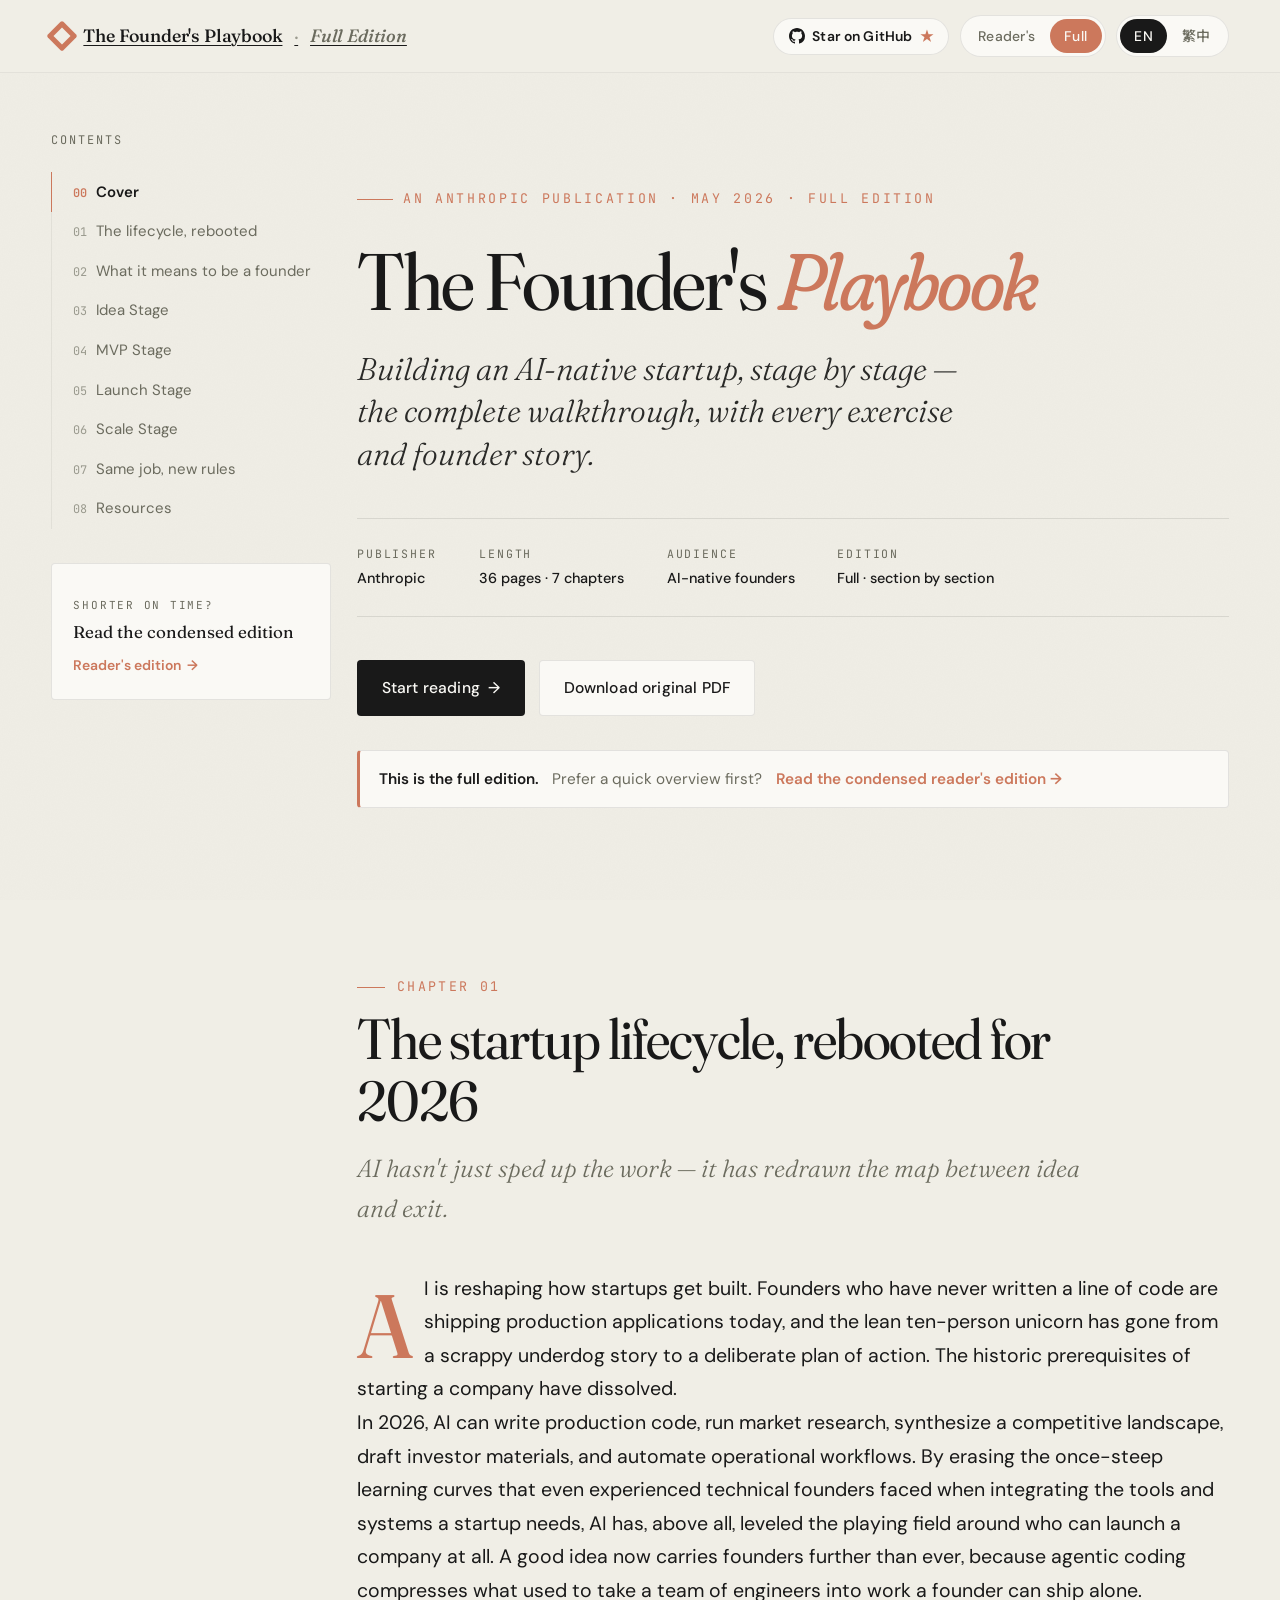
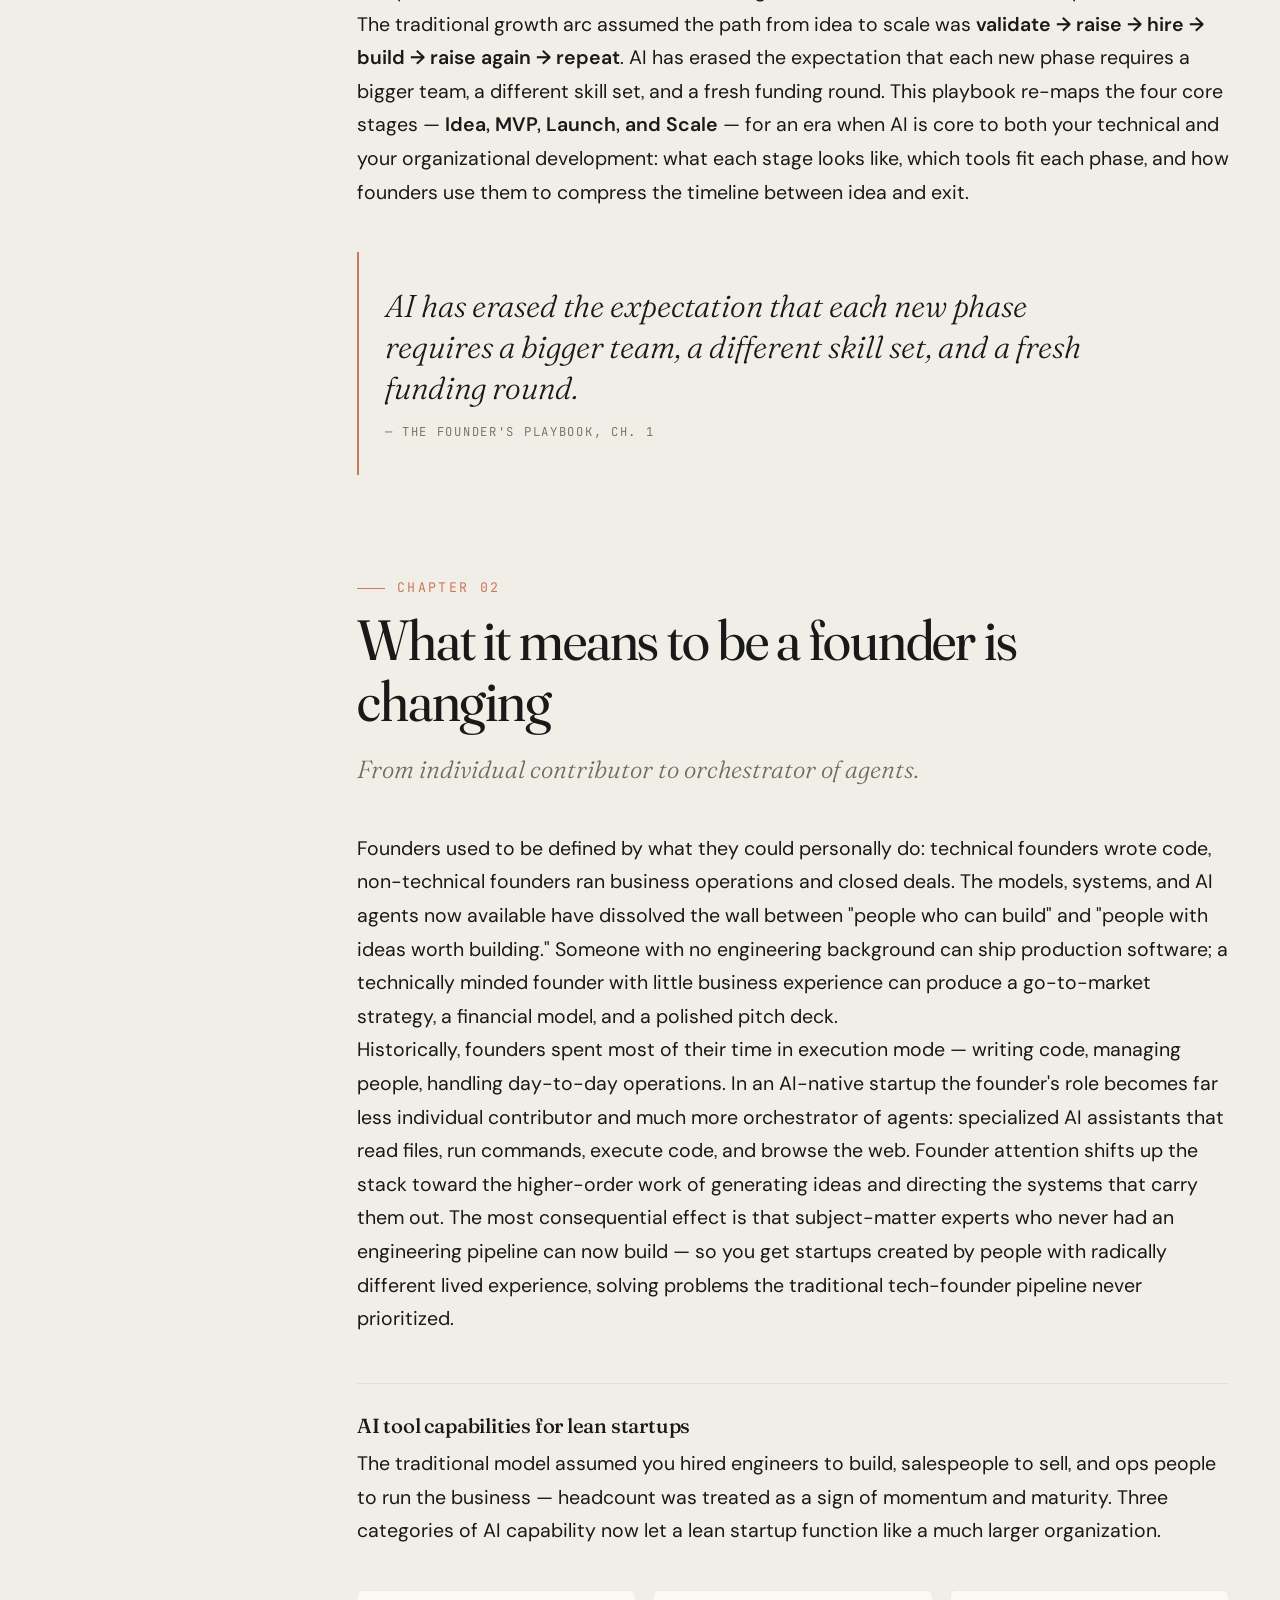
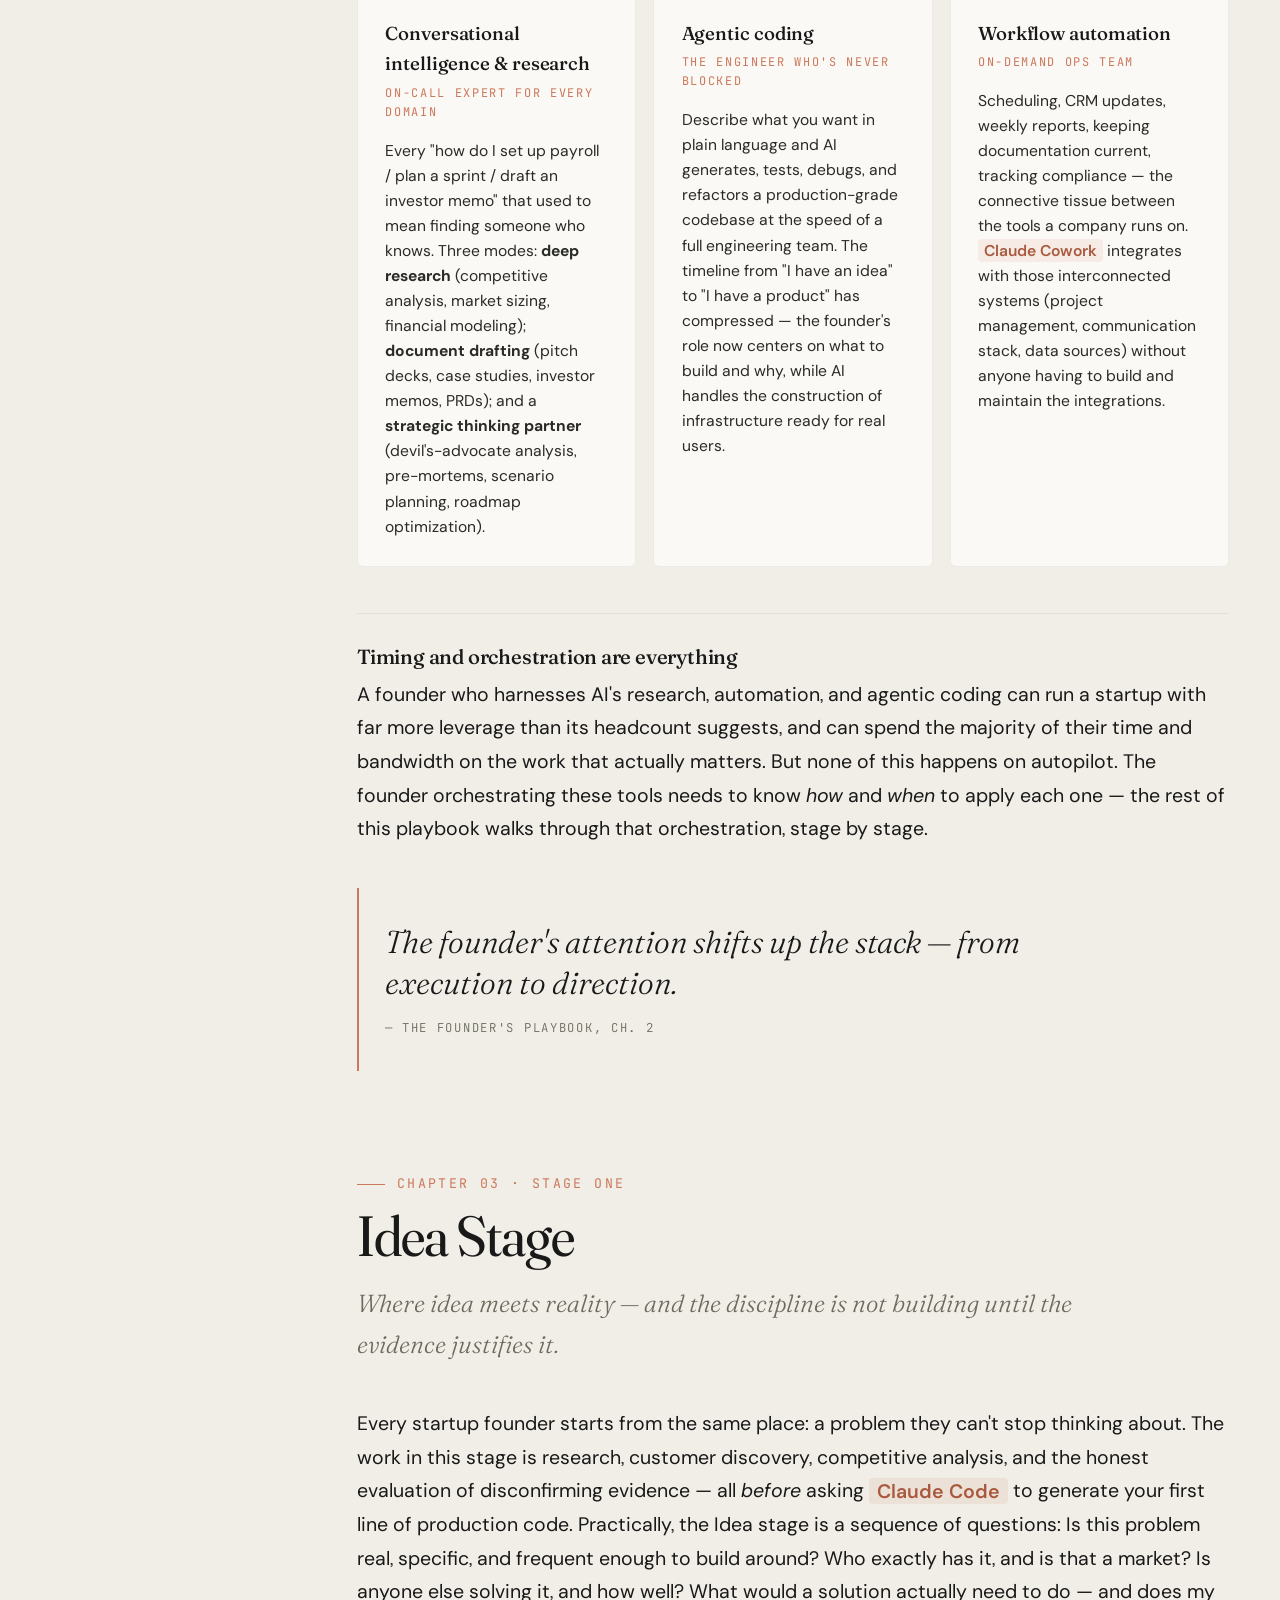
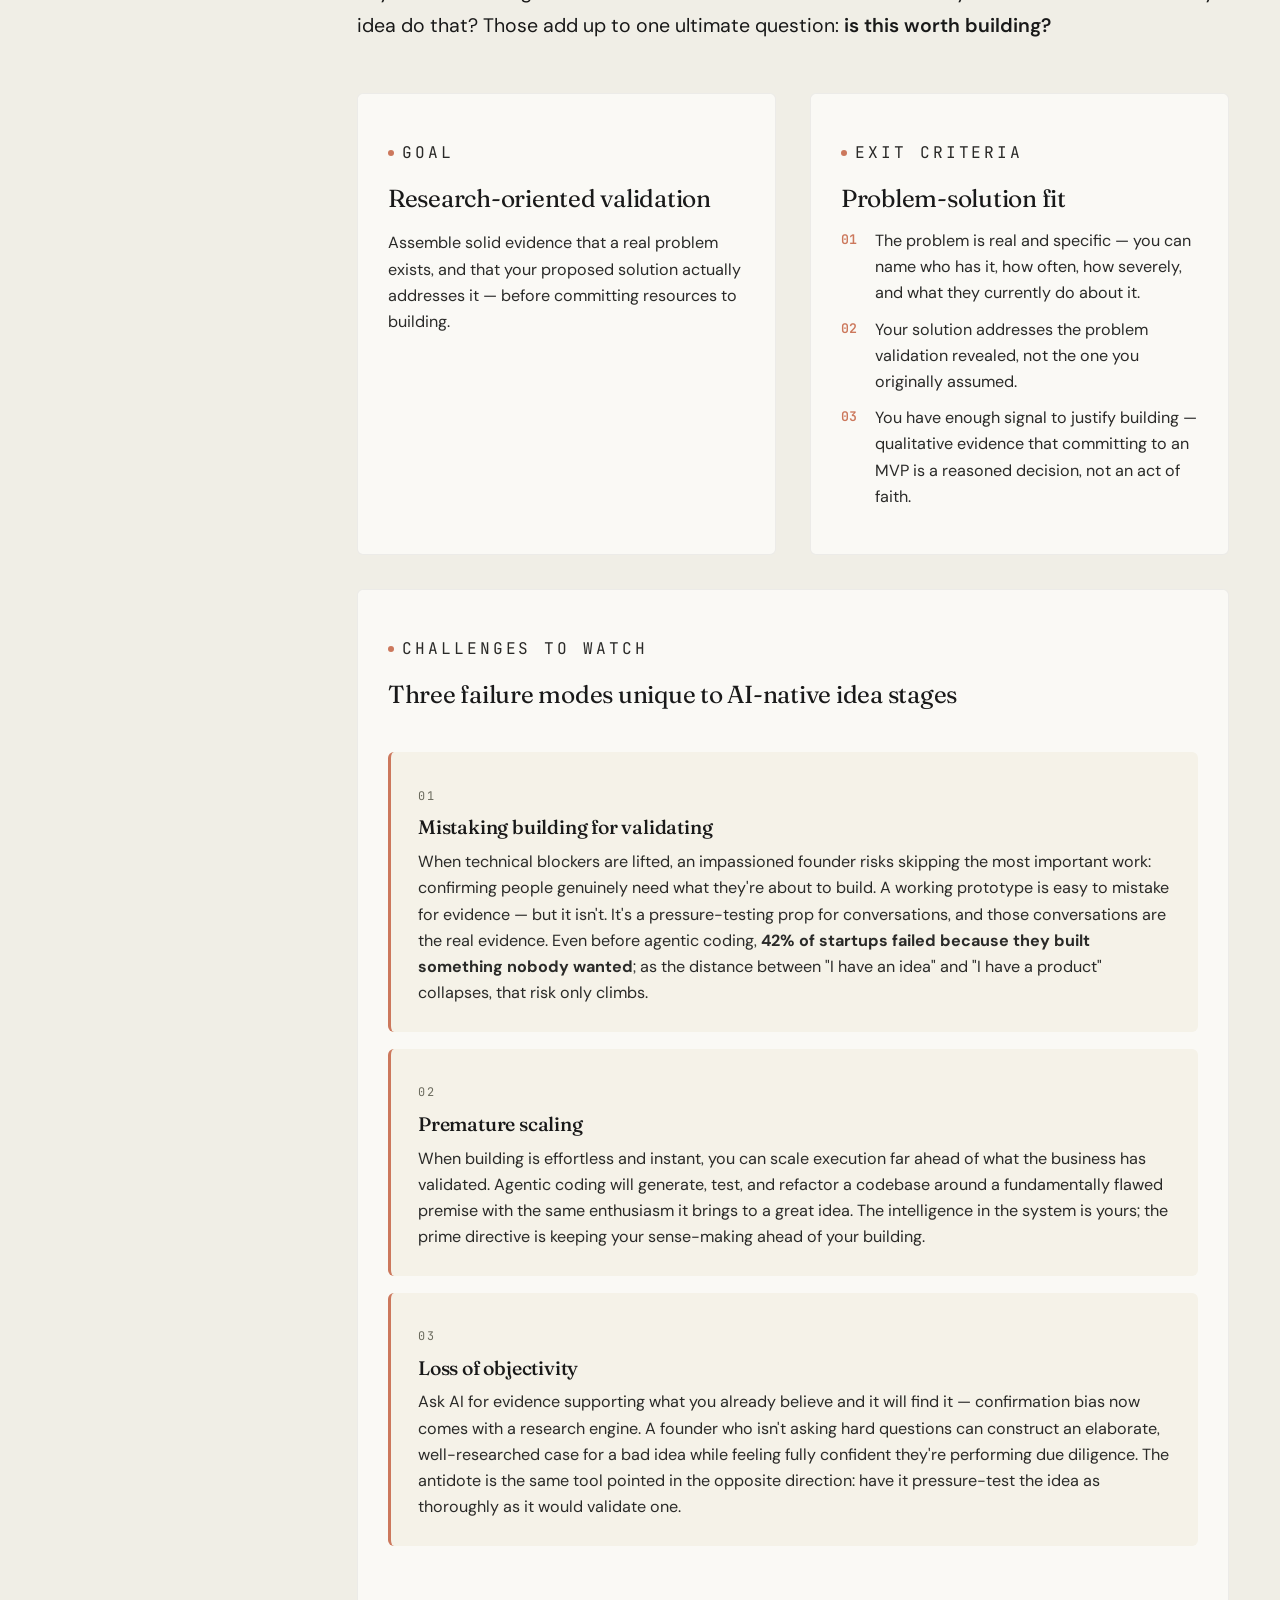
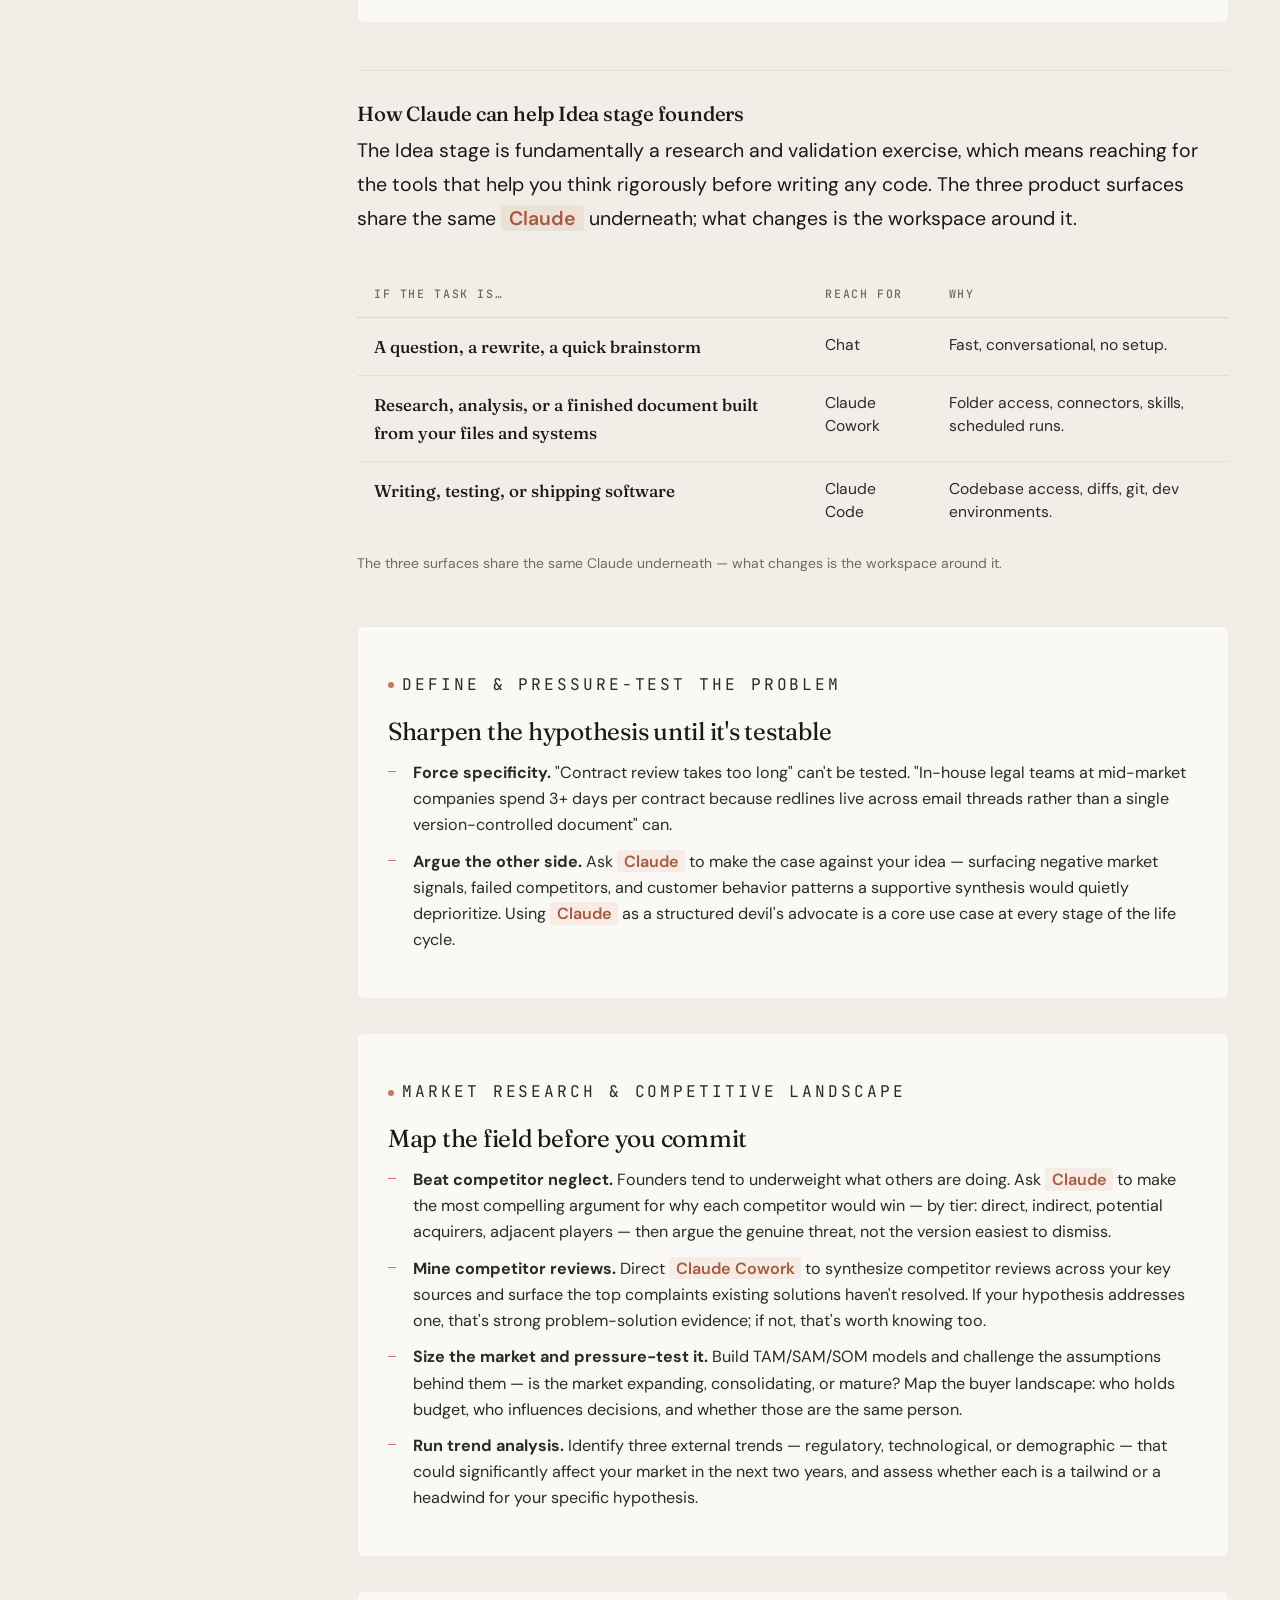
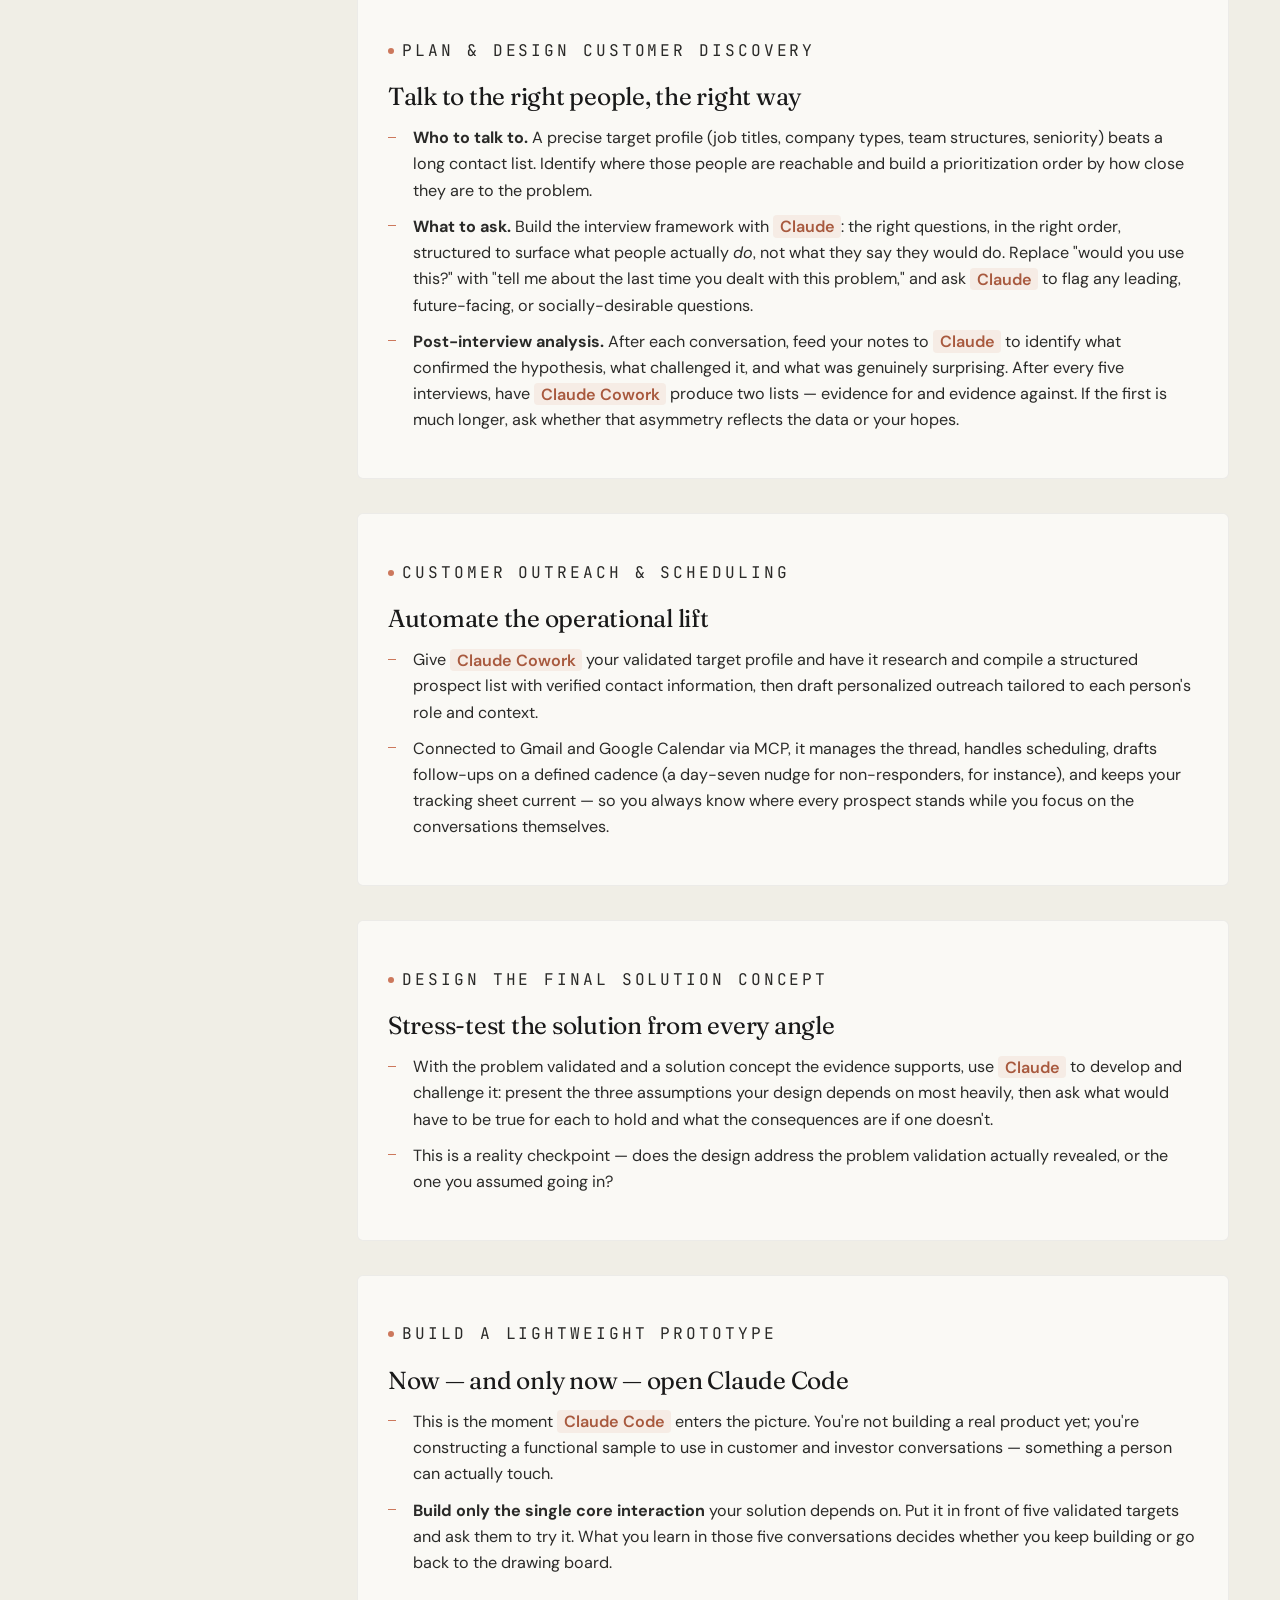
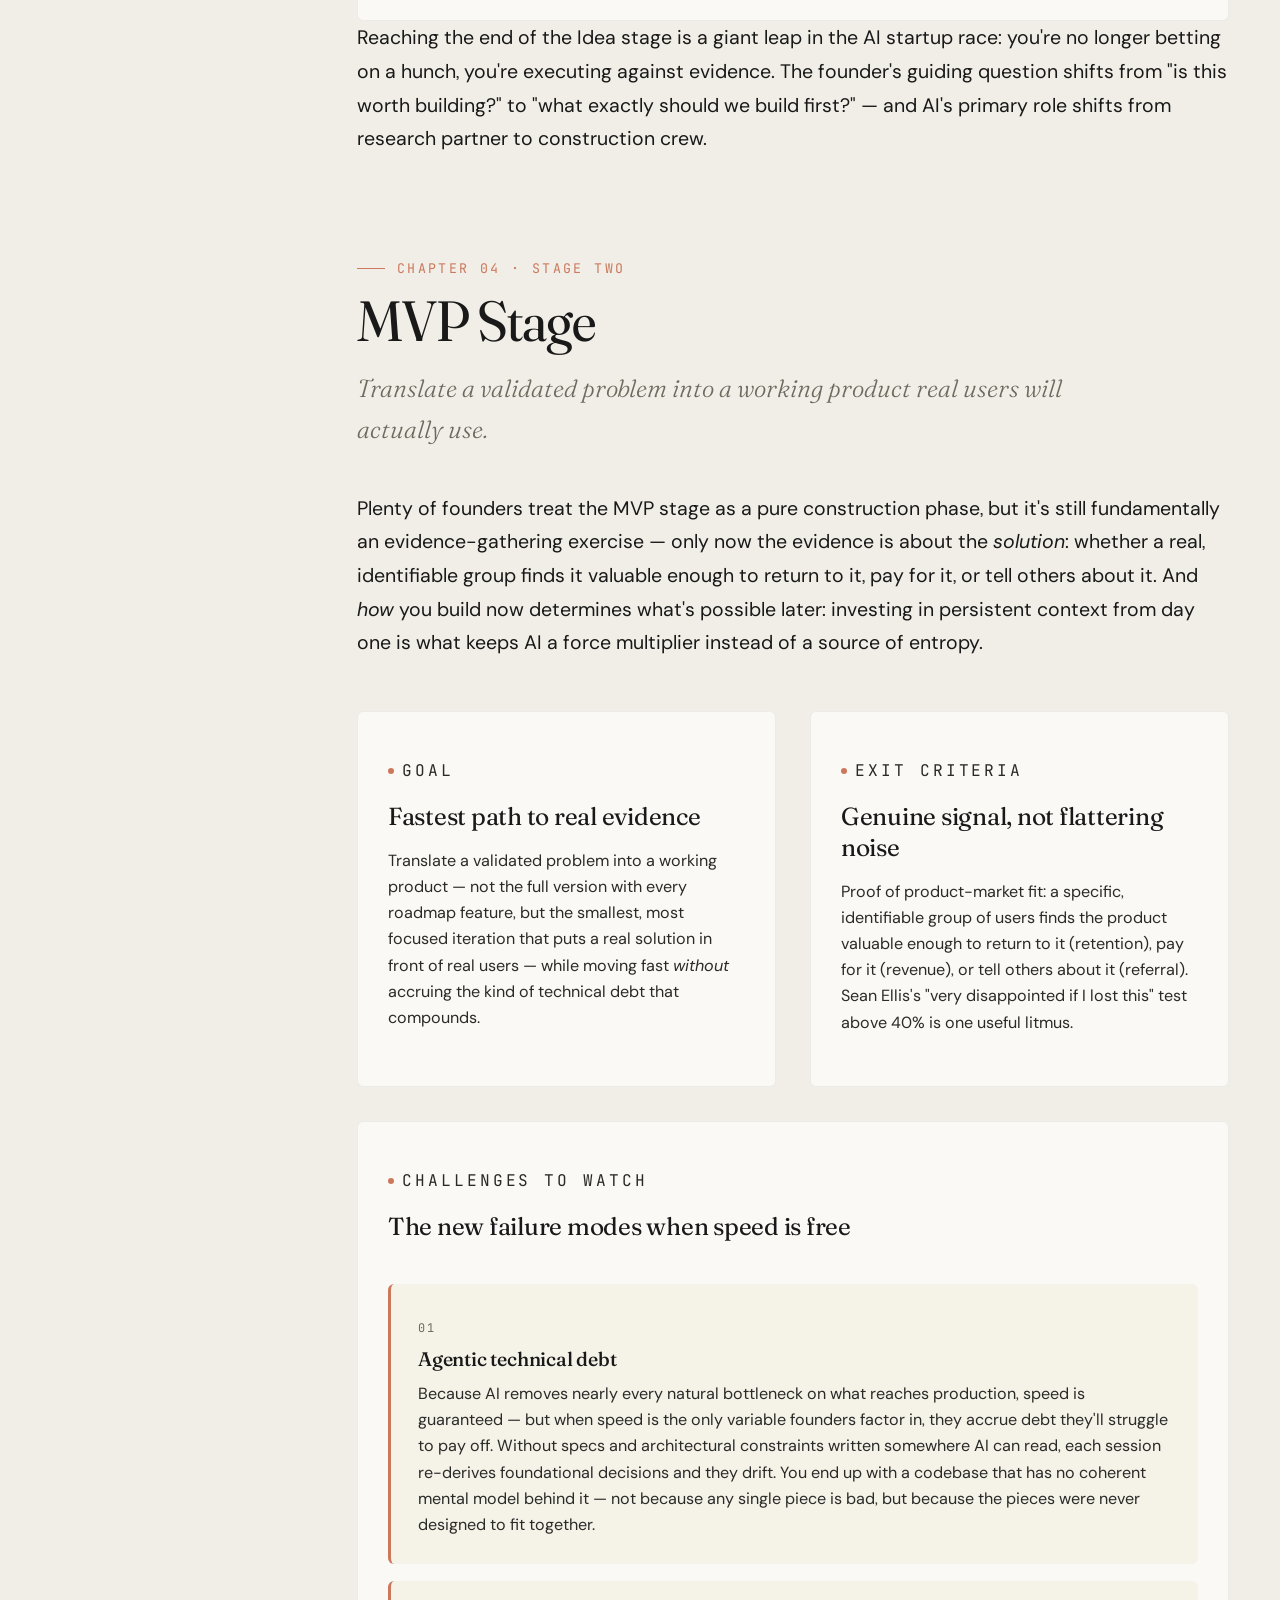
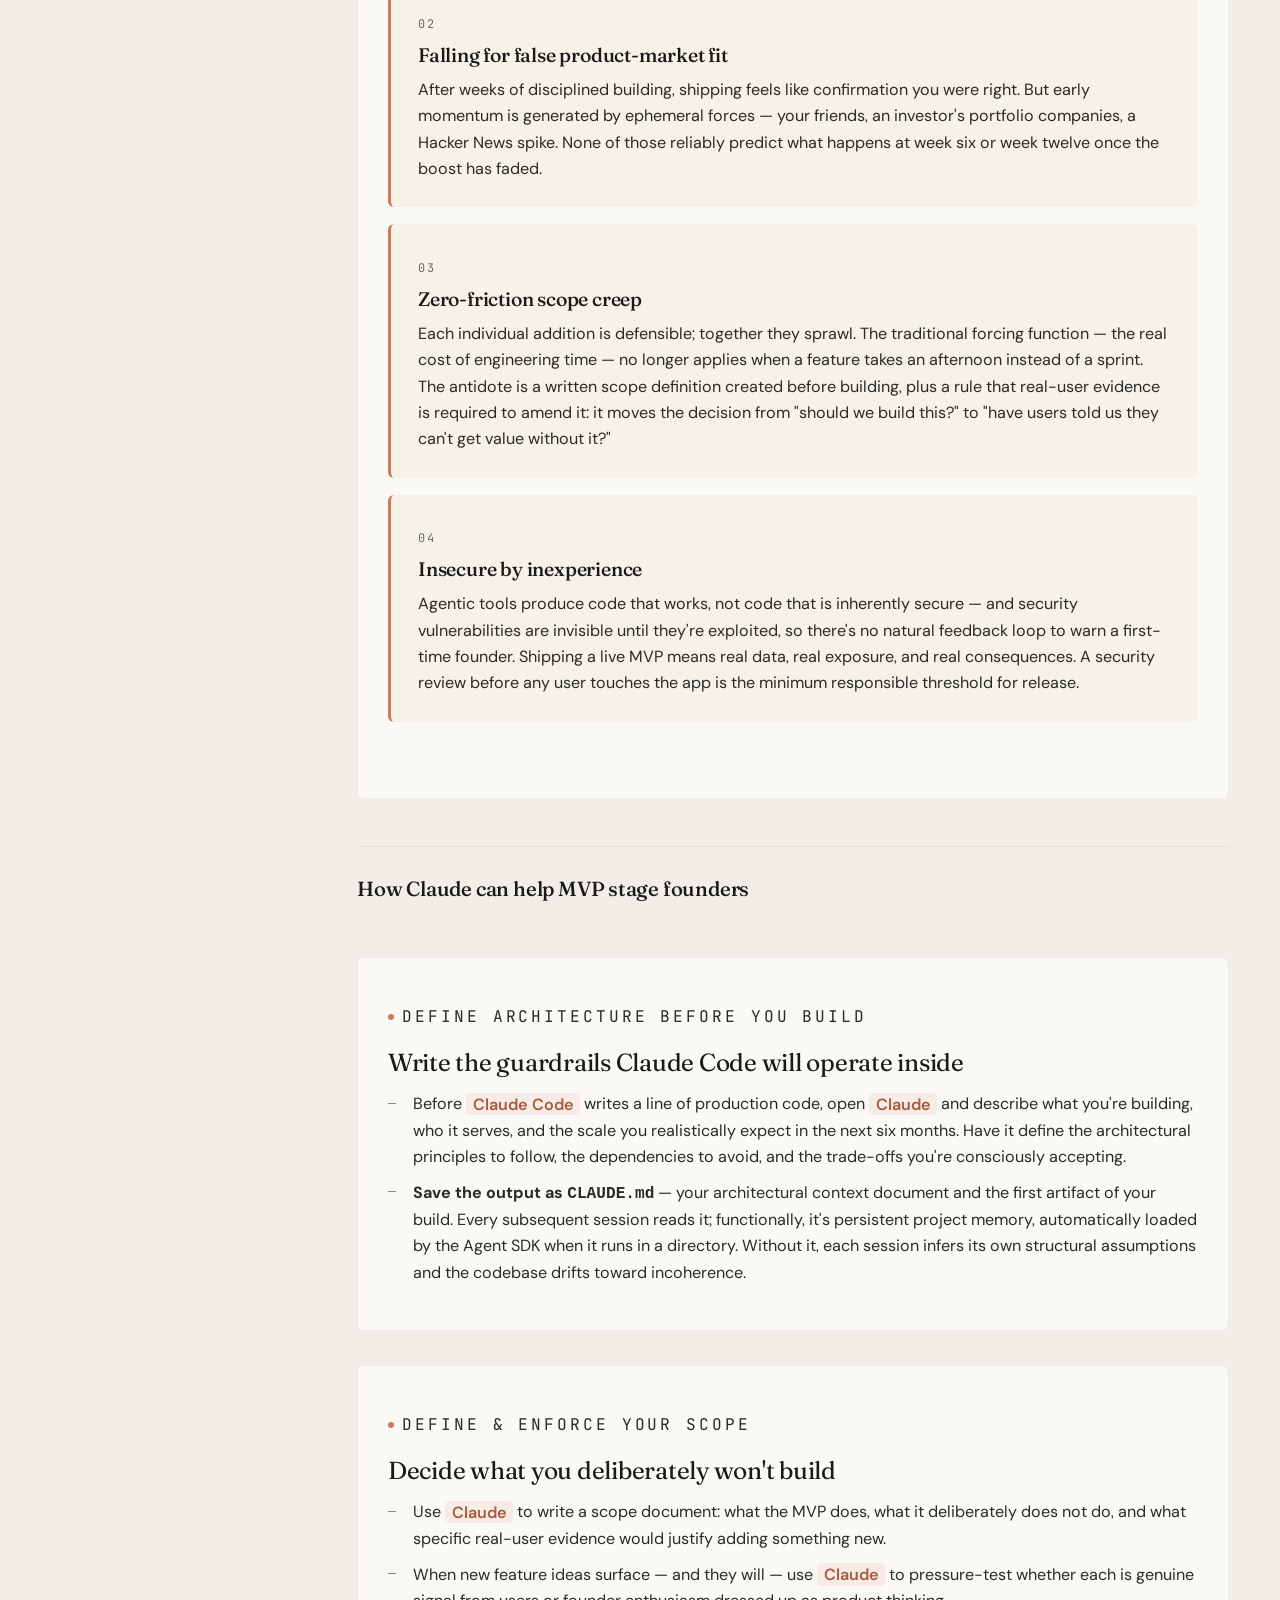
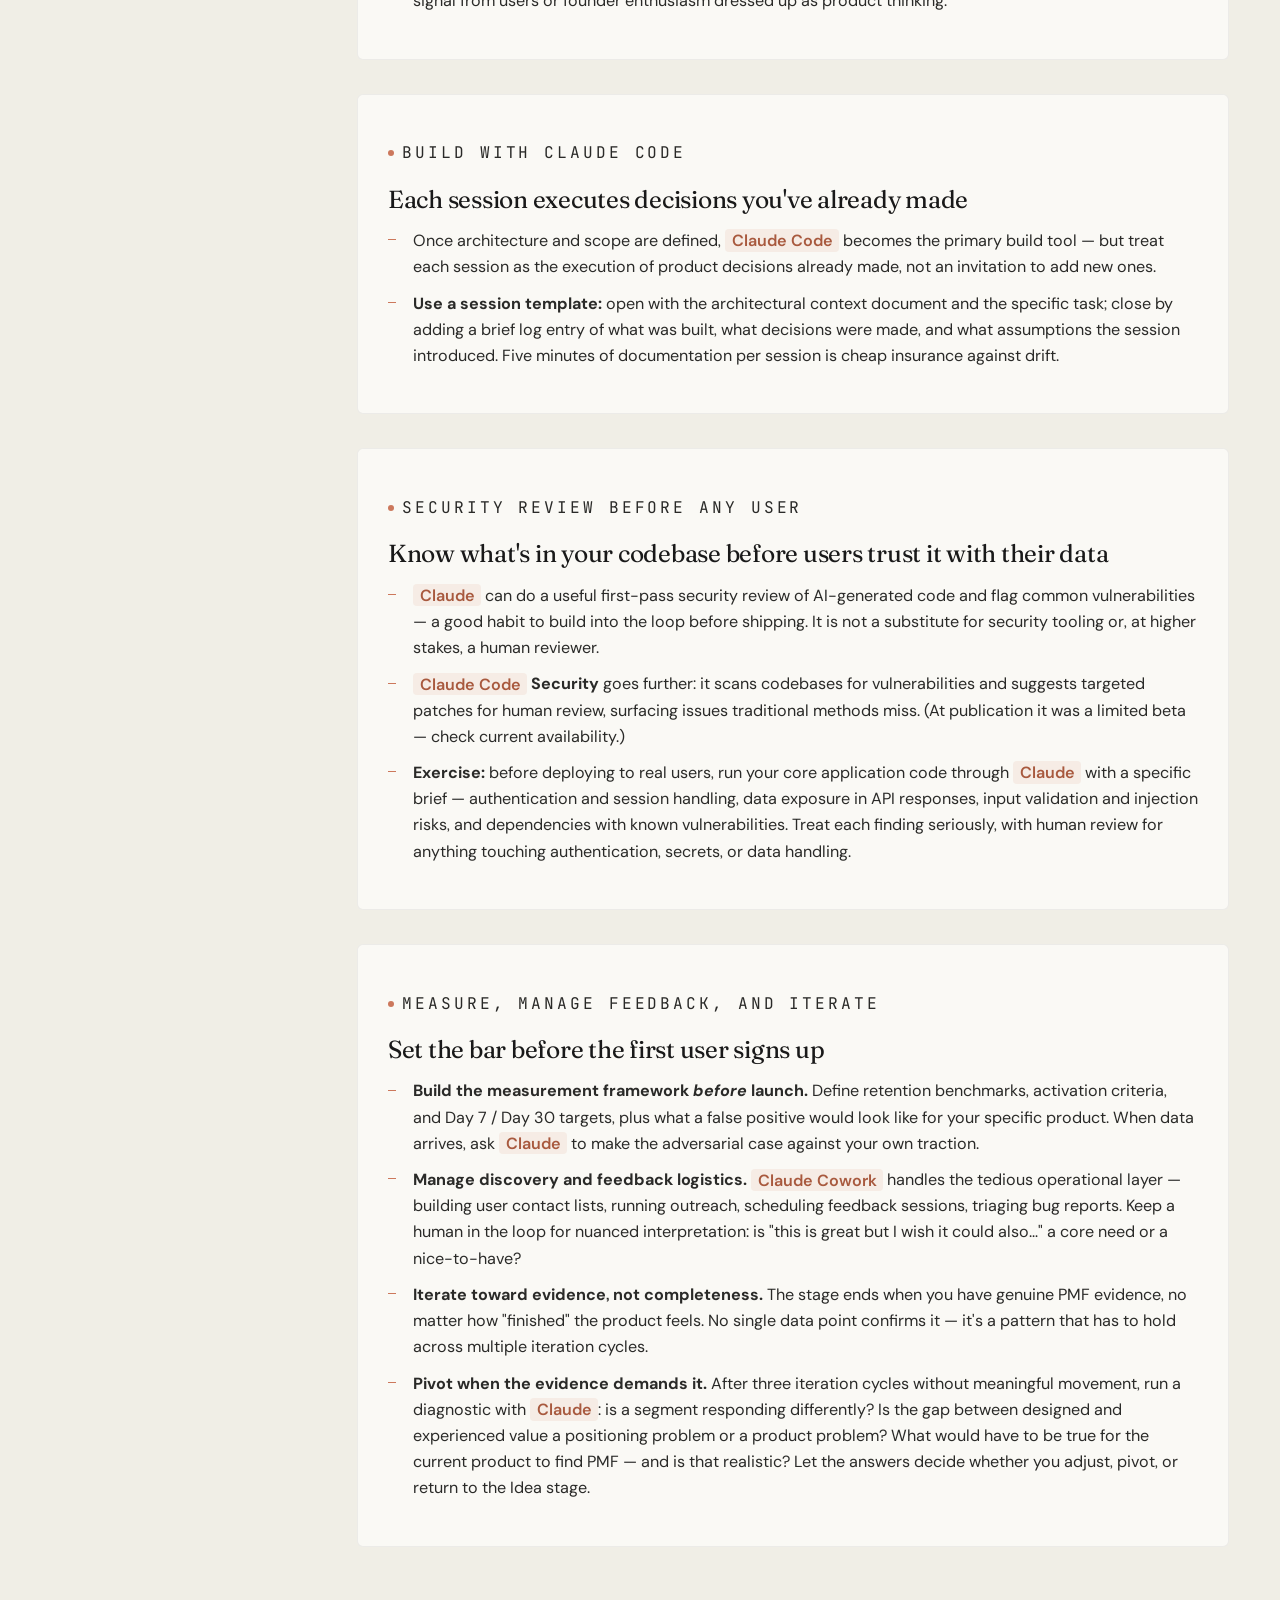
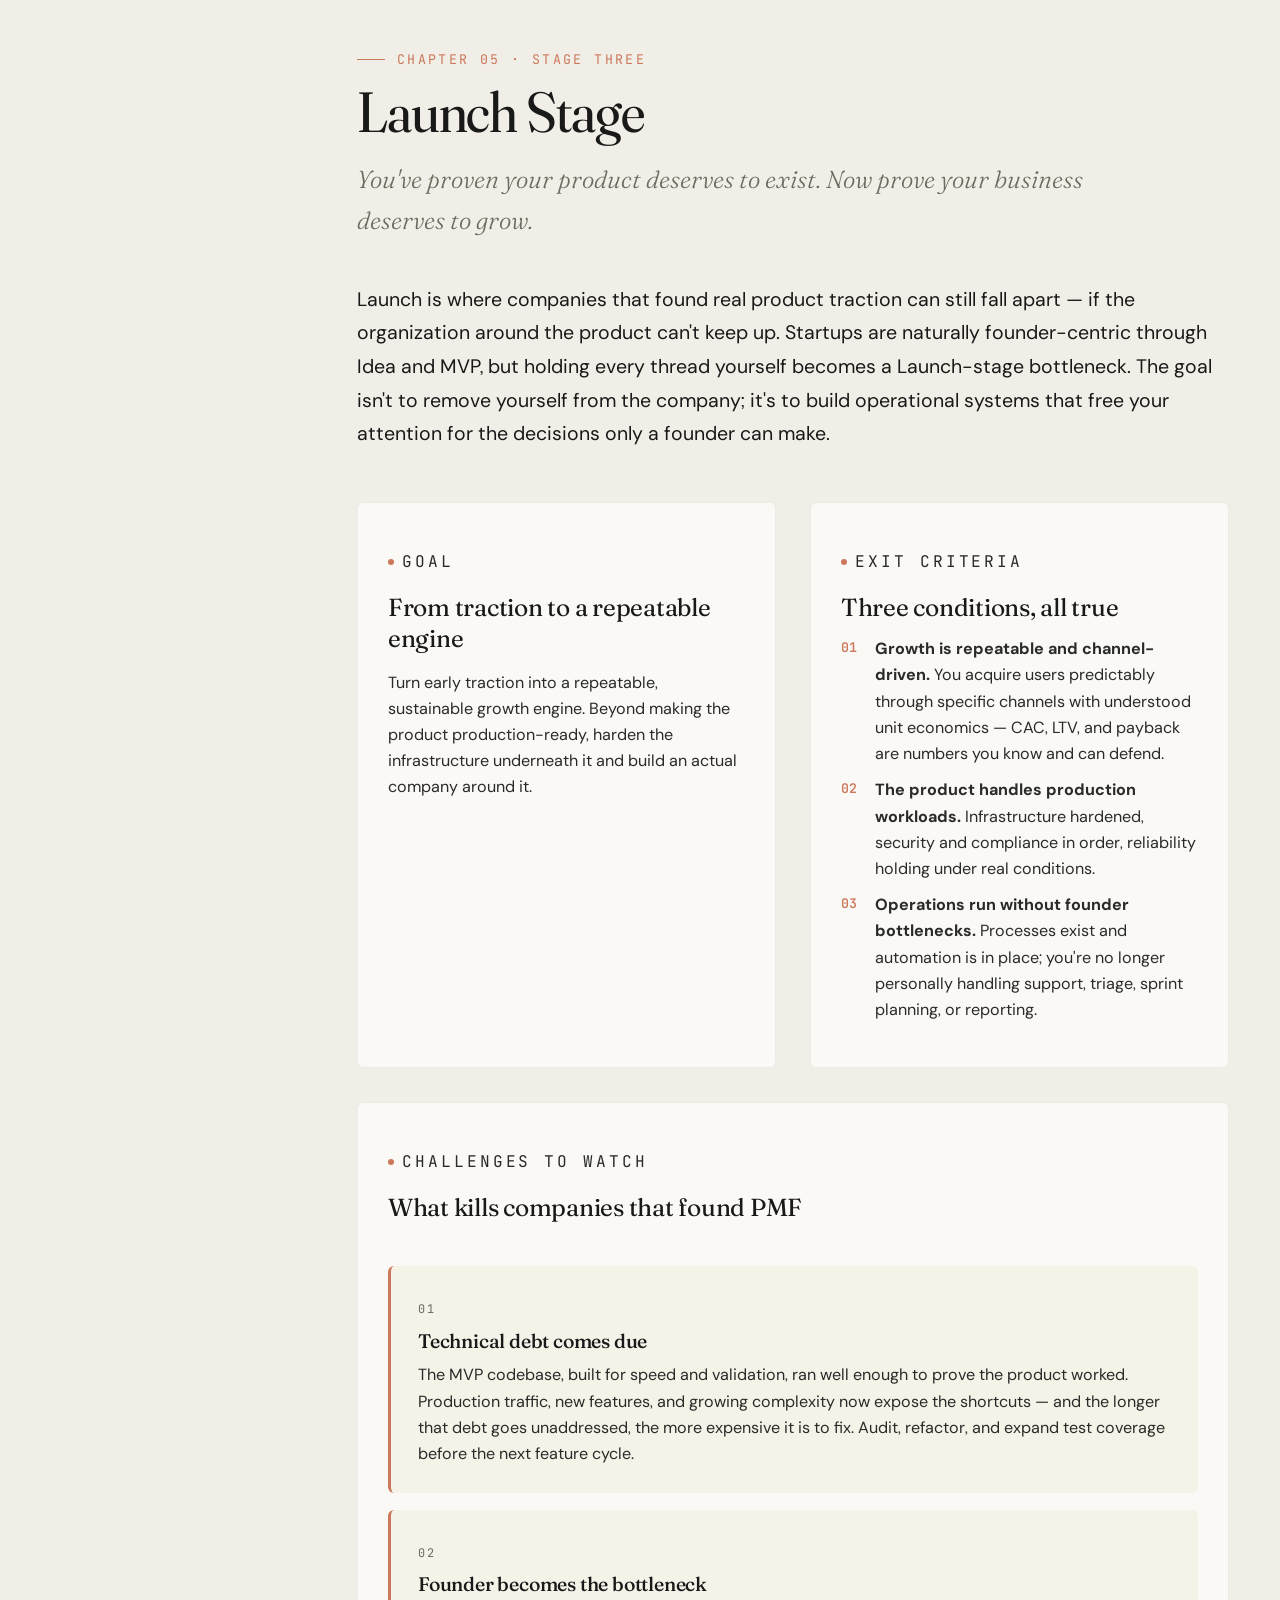
<file: full/index.html>
<!DOCTYPE html>
<html lang="en">
<head>
<meta charset="UTF-8">
<meta name="viewport" content="width=device-width, initial-scale=1">
<!-- Google tag (gtag.js) -->
<script async src="https://www.googletagmanager.com/gtag/js?id=G-MPSG5FYJH4"></script>
<script>
  window.dataLayer = window.dataLayer || [];
  function gtag(){dataLayer.push(arguments);}
  gtag('js', new Date());
  gtag('config', 'G-MPSG5FYJH4');
</script>
<title>The Founder's Playbook · Full Edition</title>
<meta name="description" content="The full section-by-section reader's edition of Anthropic's The Founder's Playbook — every stage, exercise, and founder story for building an AI-native startup.">
<meta property="og:title" content="The Founder's Playbook · Full Edition">
<meta property="og:description" content="The comprehensive edition of Anthropic's playbook for AI-native founders — Idea, MVP, Launch, and Scale, section by section.">
<meta property="og:type" content="article">
<meta property="og:url" content="https://anthropic-the-founder-playbook.peteraim.com/full/">
<link rel="canonical" href="https://anthropic-the-founder-playbook.peteraim.com/full/">
<link rel="alternate" hreflang="en" href="https://anthropic-the-founder-playbook.peteraim.com/full/">
<link rel="alternate" hreflang="zh-Hant" href="https://anthropic-the-founder-playbook.peteraim.com/full/zh-Hant/">
<link rel="alternate" hreflang="x-default" href="https://anthropic-the-founder-playbook.peteraim.com/full/">
<link rel="preconnect" href="https://fonts.googleapis.com">
<link rel="preconnect" href="https://fonts.gstatic.com" crossorigin>
<link href="https://fonts.googleapis.com/css2?family=Fraunces:ital,opsz,wght,SOFT@0,9..144,300..600,30..100;1,9..144,300..600,30..100&family=DM+Sans:wght@300;400;500;600;700&family=JetBrains+Mono:wght@400;500&family=Noto+Serif+TC:wght@300;400;500;700&family=Noto+Sans+TC:wght@300;400;500;700&display=swap" rel="stylesheet">
<link rel="stylesheet" href="../assets/styles.css">
<link rel="icon" href="data:image/svg+xml,%3Csvg xmlns='http://www.w3.org/2000/svg' viewBox='0 0 16 16'%3E%3Crect width='10' height='10' x='3' y='3' fill='%23CC785C' transform='rotate(45 8 8)'/%3E%3Crect width='4' height='4' x='6' y='6' fill='%23F0EEE6' transform='rotate(45 8 8)'/%3E%3C/svg%3E">
  <meta property="og:image" content="https://anthropic-the-founder-playbook.peteraim.com/og-image.png">
  <meta property="og:image:width" content="1200">
  <meta property="og:image:height" content="630">
  <meta name="twitter:image" content="https://anthropic-the-founder-playbook.peteraim.com/og-image.png">
  <meta name="twitter:card" content="summary_large_image">
</head>
<body>

<div class="progress" aria-hidden="true"></div>

<header class="site-header">
  <div class="site-header__inner">
    <a class="brand" href="#cover" aria-label="The Founder's Playbook home">
      <span class="brand__mark" aria-hidden="true"></span>
      <span>The Founder's Playbook</span>
      <span class="brand__sep">·</span>
      <span class="brand__sub">Full Edition</span>
    </a>
    <div class="site-header__actions">
      <a class="ghstar" href="https://github.com/tingwei161803/anthropic-the-founder-playbook" target="_blank" rel="noopener" aria-label="Star this project on GitHub">
        <svg class="ghstar__logo" viewBox="0 0 16 16" aria-hidden="true" fill="currentColor"><path d="M8 0C3.58 0 0 3.58 0 8c0 3.54 2.29 6.53 5.47 7.59.4.07.55-.17.55-.38 0-.19-.01-.82-.01-1.49-2.01.37-2.53-.49-2.69-.94-.09-.23-.48-.94-.82-1.13-.28-.15-.68-.52-.01-.53.63-.01 1.08.58 1.23.82.72 1.21 1.87.87 2.33.66.07-.52.28-.87.51-1.07-1.78-.2-3.64-.89-3.64-3.95 0-.87.31-1.59.82-2.15-.08-.2-.36-1.02.08-2.12 0 0 .67-.21 2.2.82.64-.18 1.32-.27 2-.27.68 0 1.36.09 2 .27 1.53-1.04 2.2-.82 2.2-.82.44 1.1.16 1.92.08 2.12.51.56.82 1.27.82 2.15 0 3.07-1.87 3.75-3.65 3.95.29.25.54.73.54 1.48 0 1.07-.01 1.93-.01 2.2 0 .21.15.46.55.38A8.013 8.013 0 0016 8c0-4.42-3.58-8-8-8z"></path></svg>
        <span class="ghstar__text">Star on GitHub</span>
        <span class="ghstar__star" aria-hidden="true">★</span>
        <span class="ghstar__count" hidden></span>
      </a>
      <nav class="ver-switch" aria-label="Edition">
        <a href="../" data-version-link>Reader's</a>
        <a href="./" aria-current="true">Full</a>
      </nav>
      <nav class="lang-switch" aria-label="Language">
        <a href="./" aria-current="true">EN</a>
        <a href="./zh-Hant/" data-lang-link>繁中</a>
      </nav>
    </div>
  </div>
</header>

<div class="layout">

  <!-- ============ TOC ============ -->
  <aside class="toc" aria-label="Contents">
    <button class="toc__toggle" type="button">Contents</button>
    <div class="toc__panel">
      <p class="toc__label">Contents</p>
      <ol class="toc__list">
        <li class="toc__item" data-target="cover"><a href="#cover"><span class="toc__num">00</span>Cover</a></li>
        <li class="toc__item" data-target="ch01"><a href="#ch01"><span class="toc__num">01</span>The lifecycle, rebooted</a></li>
        <li class="toc__item" data-target="ch02"><a href="#ch02"><span class="toc__num">02</span>What it means to be a founder</a></li>
        <li class="toc__item" data-target="ch03"><a href="#ch03"><span class="toc__num">03</span>Idea Stage</a></li>
        <li class="toc__item" data-target="ch04"><a href="#ch04"><span class="toc__num">04</span>MVP Stage</a></li>
        <li class="toc__item" data-target="ch05"><a href="#ch05"><span class="toc__num">05</span>Launch Stage</a></li>
        <li class="toc__item" data-target="ch06"><a href="#ch06"><span class="toc__num">06</span>Scale Stage</a></li>
        <li class="toc__item" data-target="ch07"><a href="#ch07"><span class="toc__num">07</span>Same job, new rules</a></li>
        <li class="toc__item" data-target="resources"><a href="#resources"><span class="toc__num">08</span>Resources</a></li>
      </ol>

      <div class="toc__cta">
        <p class="toc__cta-label">Shorter on time?</p>
        <p class="toc__cta-title">Read the condensed edition</p>
        <a class="toc__cta-link" href="../" data-version-link>Reader's edition</a>
      </div>
    </div>
  </aside>

  <!-- ============ MAIN ============ -->
  <main class="main">
<!-- ====== Cover / Hero ====== -->
    <section class="section hero" id="cover">
      <p class="hero__eyebrow">An Anthropic Publication · May 2026 · Full Edition</p>
      <h1 class="hero__title">The Founder's <em>Playbook</em></h1>
      <p class="hero__lede">Building an AI-native startup, stage by stage — the complete walkthrough, with every exercise and founder story.</p>

      <div class="hero__meta">
        <div class="hero__meta-item">
          <span class="hero__meta-label">Publisher</span>
          <span class="hero__meta-value">Anthropic</span>
        </div>
        <div class="hero__meta-item">
          <span class="hero__meta-label">Length</span>
          <span class="hero__meta-value">36 pages · 7 chapters</span>
        </div>
        <div class="hero__meta-item">
          <span class="hero__meta-label">Audience</span>
          <span class="hero__meta-value">AI-native founders</span>
        </div>
        <div class="hero__meta-item">
          <span class="hero__meta-label">Edition</span>
          <span class="hero__meta-value">Full · section by section</span>
        </div>
      </div>

      <div class="hero__actions">
        <a class="btn btn--primary" href="#ch01">
          Start reading <span class="btn__arrow">→</span>
        </a>
        <a class="btn btn--secondary" href="https://cdn.prod.website-files.com/6889473510b50328dbb70ae6/69fe2a55b93bb0732b1fe33c_The-Founders-Playbook-05062026_v3%20(1).pdf" target="_blank" rel="noopener">
          Download original PDF
        </a>
      </div>

      <p class="hero__more">
        <strong>This is the full edition.</strong>
        <span>Prefer a quick overview first?</span>
        <a href="../" data-version-link="">Read the condensed reader's edition</a>
      </p>
    </section>

    <!-- ====== Chapter 1 ====== -->
    <section class="section" id="ch01">
      <header class="chapter__head">
        <span class="chapter__num">Chapter 01</span>
        <h2 class="chapter__title">The startup lifecycle, rebooted for 2026</h2>
        <p class="chapter__sub">AI hasn't just sped up the work — it has redrawn the map between idea and exit.</p>
      </header>

      <div class="prose">
        <p class="dropcap">AI is reshaping how startups get built. Founders who have never written a line of code are shipping production applications today, and the lean ten-person unicorn has gone from a scrappy underdog story to a deliberate plan of action. The historic prerequisites of starting a company have dissolved.</p>
        <p>In 2026, AI can write production code, run market research, synthesize a competitive landscape, draft investor materials, and automate operational workflows. By erasing the once-steep learning curves that even experienced technical founders faced when integrating the tools and systems a startup needs, AI has, above all, leveled the playing field around who can launch a company at all. A good idea now carries founders further than ever, because agentic coding compresses what used to take a team of engineers into work a founder can ship alone.</p>
        <p>The traditional growth arc assumed the path from idea to scale was <strong>validate → raise → hire → build → raise again → repeat</strong>. AI has erased the expectation that each new phase requires a bigger team, a different skill set, and a fresh funding round. This playbook re-maps the four core stages — <strong>Idea, MVP, Launch, and Scale</strong> — for an era when AI is core to both your technical and your organizational development: what each stage looks like, which tools fit each phase, and how founders use them to compress the timeline between idea and exit.</p>
      </div>

      <blockquote class="pullquote">
        AI has erased the expectation that each new phase requires a bigger team, a different skill set, and a fresh funding round.
        <span class="pullquote__attr">— The Founder's Playbook, Ch. 1</span>
      </blockquote>
    </section>

    <!-- ====== Chapter 2 ====== -->
    <section class="section" id="ch02">
      <header class="chapter__head">
        <span class="chapter__num">Chapter 02</span>
        <h2 class="chapter__title">What it means to be a founder is changing</h2>
        <p class="chapter__sub">From individual contributor to orchestrator of agents.</p>
      </header>

      <div class="prose">
        <p>Founders used to be defined by what they could personally do: technical founders wrote code, non-technical founders ran business operations and closed deals. The models, systems, and AI agents now available have dissolved the wall between "people who can build" and "people with ideas worth building." Someone with no engineering background can ship production software; a technically minded founder with little business experience can produce a go-to-market strategy, a financial model, and a polished pitch deck.</p>
        <p>Historically, founders spent most of their time in execution mode — writing code, managing people, handling day-to-day operations. In an AI-native startup the founder's role becomes far less individual contributor and much more orchestrator of agents: specialized AI assistants that read files, run commands, execute code, and browse the web. Founder attention shifts up the stack toward the higher-order work of generating ideas and directing the systems that carry them out. The most consequential effect is that subject-matter experts who never had an engineering pipeline can now build — so you get startups created by people with radically different lived experience, solving problems the traditional tech-founder pipeline never prioritized.</p>
      </div>

      <h3 class="section-h">AI tool capabilities for lean startups</h3>
      <div class="prose">
        <p>The traditional model assumed you hired engineers to build, salespeople to sell, and ops people to run the business — headcount was treated as a sign of momentum and maturity. Three categories of AI capability now let a lean startup function like a much larger organization.</p>
      </div>

      <div class="tools">
        <article class="tool">
          <h3 class="tool__name">Conversational intelligence &amp; research</h3>
          <span class="tool__when">On-call expert for every domain</span>
          <p class="tool__desc">Every "how do I set up payroll / plan a sprint / draft an investor memo" that used to mean finding someone who knows. Three modes: <strong>deep research</strong> (competitive analysis, market sizing, financial modeling); <strong>document drafting</strong> (pitch decks, case studies, investor memos, PRDs); and a <strong>strategic thinking partner</strong> (devil's-advocate analysis, pre-mortems, scenario planning, roadmap optimization).</p>
        </article>
        <article class="tool">
          <h3 class="tool__name">Agentic coding</h3>
          <span class="tool__when">The engineer who's never blocked</span>
          <p class="tool__desc">Describe what you want in plain language and AI generates, tests, debugs, and refactors a production-grade codebase at the speed of a full engineering team. The timeline from "I have an idea" to "I have a product" has compressed — the founder's role now centers on what to build and why, while AI handles the construction of infrastructure ready for real users.</p>
        </article>
        <article class="tool">
          <h3 class="tool__name">Workflow automation</h3>
          <span class="tool__when">On-demand ops team</span>
          <p class="tool__desc">Scheduling, CRM updates, weekly reports, keeping documentation current, tracking compliance — the connective tissue between the tools a company runs on. <span class="product is-lit">Claude Cowork</span> integrates with those interconnected systems (project management, communication stack, data sources) without anyone having to build and maintain the integrations.</p>
        </article>
      </div>

      <h3 class="section-h">Timing and orchestration are everything</h3>
      <div class="prose">
        <p>A founder who harnesses AI's research, automation, and agentic coding can run a startup with far more leverage than its headcount suggests, and can spend the majority of their time and bandwidth on the work that actually matters. But none of this happens on autopilot. The founder orchestrating these tools needs to know <em>how</em> and <em>when</em> to apply each one — the rest of this playbook walks through that orchestration, stage by stage.</p>
      </div>

      <blockquote class="pullquote">
        The founder's attention shifts up the stack — from execution to direction.
        <span class="pullquote__attr">— The Founder's Playbook, Ch. 2</span>
      </blockquote>
    </section>

    <!-- ====== Chapter 3 — Idea ====== -->
    <section class="section" id="ch03">
      <header class="chapter__head">
        <span class="chapter__num">Chapter 03 · Stage One</span>
        <h2 class="chapter__title">Idea Stage</h2>
        <p class="chapter__sub">Where idea meets reality — and the discipline is <em>not</em> building until the evidence justifies it.</p>
      </header>

      <div class="prose">
        <p>Every startup founder starts from the same place: a problem they can't stop thinking about. The work in this stage is research, customer discovery, competitive analysis, and the honest evaluation of disconfirming evidence — all <em>before</em> asking <span class="product is-lit">Claude Code</span> to generate your first line of production code. Practically, the Idea stage is a sequence of questions: Is this problem real, specific, and frequent enough to build around? Who exactly has it, and is that a market? Is anyone else solving it, and how well? What would a solution actually need to do — and does my idea do that? Those add up to one ultimate question: <strong>is this worth building?</strong></p>
      </div>

      <div class="stage">
        <div class="stage__block">
          <p class="stage__block-label">Goal</p>
          <h3>Research-oriented validation</h3>
          <p>Assemble solid evidence that a real problem exists, and that your proposed solution actually addresses it — before committing resources to building.</p>
        </div>

        <div class="stage__block">
          <p class="stage__block-label">Exit criteria</p>
          <h3>Problem-solution fit</h3>
          <ol>
            <li>The problem is real and specific — you can name who has it, how often, how severely, and what they currently do about it.</li>
            <li>Your solution addresses the problem validation revealed, not the one you originally assumed.</li>
            <li>You have enough signal to justify building — qualitative evidence that committing to an MVP is a reasoned decision, not an act of faith.</li>
          </ol>
        </div>

        <div class="stage__block stage__block--wide">
          <p class="stage__block-label">Challenges to watch</p>
          <h3>Three failure modes unique to AI-native idea stages</h3>
          <div class="challenges">
            <div class="challenge">
              <span class="challenge__num">01</span>
              <h4 class="challenge__title">Mistaking building for validating</h4>
              <p class="challenge__body">When technical blockers are lifted, an impassioned founder risks skipping the most important work: confirming people genuinely need what they're about to build. A working prototype is easy to mistake for evidence — but it isn't. It's a pressure-testing prop for conversations, and those conversations are the real evidence. Even before agentic coding, <strong>42% of startups failed because they built something nobody wanted</strong>; as the distance between "I have an idea" and "I have a product" collapses, that risk only climbs.</p>
            </div>
            <div class="challenge">
              <span class="challenge__num">02</span>
              <h4 class="challenge__title">Premature scaling</h4>
              <p class="challenge__body">When building is effortless and instant, you can scale execution far ahead of what the business has validated. Agentic coding will generate, test, and refactor a codebase around a fundamentally flawed premise with the same enthusiasm it brings to a great idea. The intelligence in the system is yours; the prime directive is keeping your sense-making ahead of your building.</p>
            </div>
            <div class="challenge">
              <span class="challenge__num">03</span>
              <h4 class="challenge__title">Loss of objectivity</h4>
              <p class="challenge__body">Ask AI for evidence supporting what you already believe and it will find it — confirmation bias now comes with a research engine. A founder who isn't asking hard questions can construct an elaborate, well-researched case for a bad idea while feeling fully confident they're performing due diligence. The antidote is the same tool pointed in the opposite direction: have it pressure-test the idea as thoroughly as it would validate one.</p>
            </div>
          </div>
        </div>
      </div>

      <h3 class="section-h">How Claude can help Idea stage founders</h3>
      <div class="prose">
        <p>The Idea stage is fundamentally a research and validation exercise, which means reaching for the tools that help you think rigorously before writing any code. The three product surfaces share the same <span class="product is-lit">Claude</span> underneath; what changes is the workspace around it.</p>
      </div>

      <table class="decision">
        <caption>The three surfaces share the same Claude underneath — what changes is the workspace around it.</caption>
        <thead>
          <tr><th scope="col">If the task is…</th><th scope="col">Reach for</th><th scope="col">Why</th></tr>
        </thead>
        <tbody>
          <tr>
            <th scope="row">A question, a rewrite, a quick brainstorm</th>
            <td data-label="Reach for">Chat</td>
            <td data-label="Why">Fast, conversational, no setup.</td>
          </tr>
          <tr>
            <th scope="row">Research, analysis, or a finished document built from your files and systems</th>
            <td data-label="Reach for">Claude Cowork</td>
            <td data-label="Why">Folder access, connectors, skills, scheduled runs.</td>
          </tr>
          <tr>
            <th scope="row">Writing, testing, or shipping software</th>
            <td data-label="Reach for">Claude Code</td>
            <td data-label="Why">Codebase access, diffs, git, dev environments.</td>
          </tr>
        </tbody>
      </table>

      <div class="stage">
        <div class="stage__block stage__block--wide">
          <p class="stage__block-label">Define &amp; pressure-test the problem</p>
          <h3>Sharpen the hypothesis until it's testable</h3>
          <ul>
            <li><strong>Force specificity.</strong> "Contract review takes too long" can't be tested. "In-house legal teams at mid-market companies spend 3+ days per contract because redlines live across email threads rather than a single version-controlled document" can.</li>
            <li><strong>Argue the other side.</strong> Ask <span class="product is-lit">Claude</span> to make the case against your idea — surfacing negative market signals, failed competitors, and customer behavior patterns a supportive synthesis would quietly deprioritize. Using <span class="product is-lit">Claude</span> as a structured devil's advocate is a core use case at every stage of the life cycle.</li>
          </ul>
        </div>

        <div class="stage__block stage__block--wide">
          <p class="stage__block-label">Market research &amp; competitive landscape</p>
          <h3>Map the field before you commit</h3>
          <ul>
            <li><strong>Beat competitor neglect.</strong> Founders tend to underweight what others are doing. Ask <span class="product is-lit">Claude</span> to make the most compelling argument for why each competitor would win — by tier: direct, indirect, potential acquirers, adjacent players — then argue the genuine threat, not the version easiest to dismiss.</li>
            <li><strong>Mine competitor reviews.</strong> Direct <span class="product is-lit">Claude Cowork</span> to synthesize competitor reviews across your key sources and surface the top complaints existing solutions haven't resolved. If your hypothesis addresses one, that's strong problem-solution evidence; if not, that's worth knowing too.</li>
            <li><strong>Size the market and pressure-test it.</strong> Build TAM/SAM/SOM models and challenge the assumptions behind them — is the market expanding, consolidating, or mature? Map the buyer landscape: who holds budget, who influences decisions, and whether those are the same person.</li>
            <li><strong>Run trend analysis.</strong> Identify three external trends — regulatory, technological, or demographic — that could significantly affect your market in the next two years, and assess whether each is a tailwind or a headwind for your specific hypothesis.</li>
          </ul>
        </div>

        <div class="stage__block stage__block--wide">
          <p class="stage__block-label">Plan &amp; design customer discovery</p>
          <h3>Talk to the right people, the right way</h3>
          <ul>
            <li><strong>Who to talk to.</strong> A precise target profile (job titles, company types, team structures, seniority) beats a long contact list. Identify where those people are reachable and build a prioritization order by how close they are to the problem.</li>
            <li><strong>What to ask.</strong> Build the interview framework with <span class="product is-lit">Claude</span>: the right questions, in the right order, structured to surface what people actually <em>do</em>, not what they say they would do. Replace "would you use this?" with "tell me about the last time you dealt with this problem," and ask <span class="product is-lit">Claude</span> to flag any leading, future-facing, or socially-desirable questions.</li>
            <li><strong>Post-interview analysis.</strong> After each conversation, feed your notes to <span class="product is-lit">Claude</span> to identify what confirmed the hypothesis, what challenged it, and what was genuinely surprising. After every five interviews, have <span class="product is-lit">Claude Cowork</span> produce two lists — evidence for and evidence against. If the first is much longer, ask whether that asymmetry reflects the data or your hopes.</li>
          </ul>
        </div>

        <div class="stage__block stage__block--wide">
          <p class="stage__block-label">Customer outreach &amp; scheduling</p>
          <h3>Automate the operational lift</h3>
          <ul>
            <li>Give <span class="product is-lit">Claude Cowork</span> your validated target profile and have it research and compile a structured prospect list with verified contact information, then draft personalized outreach tailored to each person's role and context.</li>
            <li>Connected to Gmail and Google Calendar via MCP, it manages the thread, handles scheduling, drafts follow-ups on a defined cadence (a day-seven nudge for non-responders, for instance), and keeps your tracking sheet current — so you always know where every prospect stands while you focus on the conversations themselves.</li>
          </ul>
        </div>

        <div class="stage__block stage__block--wide">
          <p class="stage__block-label">Design the final solution concept</p>
          <h3>Stress-test the solution from every angle</h3>
          <ul>
            <li>With the problem validated and a solution concept the evidence supports, use <span class="product is-lit">Claude</span> to develop and challenge it: present the three assumptions your design depends on most heavily, then ask what would have to be true for each to hold and what the consequences are if one doesn't.</li>
            <li>This is a reality checkpoint — does the design address the problem validation actually revealed, or the one you assumed going in?</li>
          </ul>
        </div>

        <div class="stage__block stage__block--wide">
          <p class="stage__block-label">Build a lightweight prototype</p>
          <h3>Now — and only now — open Claude Code</h3>
          <ul>
            <li>This is the moment <span class="product is-lit">Claude Code</span> enters the picture. You're not building a real product yet; you're constructing a functional sample to use in customer and investor conversations — something a person can actually touch.</li>
            <li><strong>Build only the single core interaction</strong> your solution depends on. Put it in front of five validated targets and ask them to try it. What you learn in those five conversations decides whether you keep building or go back to the drawing board.</li>
          </ul>
        </div>
      </div>

      <div class="prose">
        <p>Reaching the end of the Idea stage is a giant leap in the AI startup race: you're no longer betting on a hunch, you're executing against evidence. The founder's guiding question shifts from "is this worth building?" to "what exactly should we build first?" — and AI's primary role shifts from research partner to construction crew.</p>
      </div>
    </section>

    <!-- ====== Chapter 4 — MVP ====== -->
    <section class="section" id="ch04">
      <header class="chapter__head">
        <span class="chapter__num">Chapter 04 · Stage Two</span>
        <h2 class="chapter__title">MVP Stage</h2>
        <p class="chapter__sub">Translate a validated problem into a working product real users will actually use.</p>
      </header>

      <div class="prose">
        <p>Plenty of founders treat the MVP stage as a pure construction phase, but it's still fundamentally an evidence-gathering exercise — only now the evidence is about the <em>solution</em>: whether a real, identifiable group finds it valuable enough to return to it, pay for it, or tell others about it. And <em>how</em> you build now determines what's possible later: investing in persistent context from day one is what keeps AI a force multiplier instead of a source of entropy.</p>
      </div>

      <div class="stage">
        <div class="stage__block">
          <p class="stage__block-label">Goal</p>
          <h3>Fastest path to real evidence</h3>
          <p>Translate a validated problem into a working product — not the full version with every roadmap feature, but the smallest, most focused iteration that puts a real solution in front of real users — while moving fast <em>without</em> accruing the kind of technical debt that compounds.</p>
        </div>

        <div class="stage__block">
          <p class="stage__block-label">Exit criteria</p>
          <h3>Genuine signal, not flattering noise</h3>
          <p>Proof of product-market fit: a specific, identifiable group of users finds the product valuable enough to return to it (retention), pay for it (revenue), or tell others about it (referral). Sean Ellis's "very disappointed if I lost this" test above 40% is one useful litmus.</p>
        </div>

        <div class="stage__block stage__block--wide">
          <p class="stage__block-label">Challenges to watch</p>
          <h3>The new failure modes when speed is free</h3>
          <div class="challenges">
            <div class="challenge">
              <span class="challenge__num">01</span>
              <h4 class="challenge__title">Agentic technical debt</h4>
              <p class="challenge__body">Because AI removes nearly every natural bottleneck on what reaches production, speed is guaranteed — but when speed is the only variable founders factor in, they accrue debt they'll struggle to pay off. Without specs and architectural constraints written somewhere AI can read, each session re-derives foundational decisions and they drift. You end up with a codebase that has no coherent mental model behind it — not because any single piece is bad, but because the pieces were never designed to fit together.</p>
            </div>
            <div class="challenge">
              <span class="challenge__num">02</span>
              <h4 class="challenge__title">Falling for false product-market fit</h4>
              <p class="challenge__body">After weeks of disciplined building, shipping feels like confirmation you were right. But early momentum is generated by ephemeral forces — your friends, an investor's portfolio companies, a Hacker News spike. None of those reliably predict what happens at week six or week twelve once the boost has faded.</p>
            </div>
            <div class="challenge">
              <span class="challenge__num">03</span>
              <h4 class="challenge__title">Zero-friction scope creep</h4>
              <p class="challenge__body">Each individual addition is defensible; together they sprawl. The traditional forcing function — the real cost of engineering time — no longer applies when a feature takes an afternoon instead of a sprint. The antidote is a written scope definition created before building, plus a rule that real-user evidence is required to amend it: it moves the decision from "should we build this?" to "have users told us they can't get value without it?"</p>
            </div>
            <div class="challenge">
              <span class="challenge__num">04</span>
              <h4 class="challenge__title">Insecure by inexperience</h4>
              <p class="challenge__body">Agentic tools produce code that works, not code that is inherently secure — and security vulnerabilities are invisible until they're exploited, so there's no natural feedback loop to warn a first-time founder. Shipping a live MVP means real data, real exposure, and real consequences. A security review before any user touches the app is the minimum responsible threshold for release.</p>
            </div>
          </div>
        </div>
      </div>

      <h3 class="section-h">How Claude can help MVP stage founders</h3>
      <div class="stage">
        <div class="stage__block stage__block--wide">
          <p class="stage__block-label">Define architecture before you build</p>
          <h3>Write the guardrails Claude Code will operate inside</h3>
          <ul>
            <li>Before <span class="product is-lit">Claude Code</span> writes a line of production code, open <span class="product is-lit">Claude</span> and describe what you're building, who it serves, and the scale you realistically expect in the next six months. Have it define the architectural principles to follow, the dependencies to avoid, and the trade-offs you're consciously accepting.</li>
            <li><strong>Save the output as <code>CLAUDE.md</code></strong> — your architectural context document and the first artifact of your build. Every subsequent session reads it; functionally, it's persistent project memory, automatically loaded by the Agent SDK when it runs in a directory. Without it, each session infers its own structural assumptions and the codebase drifts toward incoherence.</li>
          </ul>
        </div>

        <div class="stage__block stage__block--wide">
          <p class="stage__block-label">Define &amp; enforce your scope</p>
          <h3>Decide what you deliberately won't build</h3>
          <ul>
            <li>Use <span class="product is-lit">Claude</span> to write a scope document: what the MVP does, what it deliberately does not do, and what specific real-user evidence would justify adding something new.</li>
            <li>When new feature ideas surface — and they will — use <span class="product is-lit">Claude</span> to pressure-test whether each is genuine signal from users or founder enthusiasm dressed up as product thinking.</li>
          </ul>
        </div>

        <div class="stage__block stage__block--wide">
          <p class="stage__block-label">Build with Claude Code</p>
          <h3>Each session executes decisions you've already made</h3>
          <ul>
            <li>Once architecture and scope are defined, <span class="product is-lit">Claude Code</span> becomes the primary build tool — but treat each session as the execution of product decisions already made, not an invitation to add new ones.</li>
            <li><strong>Use a session template:</strong> open with the architectural context document and the specific task; close by adding a brief log entry of what was built, what decisions were made, and what assumptions the session introduced. Five minutes of documentation per session is cheap insurance against drift.</li>
          </ul>
        </div>

        <div class="stage__block stage__block--wide">
          <p class="stage__block-label">Security review before any user</p>
          <h3>Know what's in your codebase before users trust it with their data</h3>
          <ul>
            <li><span class="product is-lit">Claude</span> can do a useful first-pass security review of AI-generated code and flag common vulnerabilities — a good habit to build into the loop before shipping. It is not a substitute for security tooling or, at higher stakes, a human reviewer.</li>
            <li><strong><span class="product is-lit">Claude Code</span> Security</strong> goes further: it scans codebases for vulnerabilities and suggests targeted patches for human review, surfacing issues traditional methods miss. (At publication it was a limited beta — check current availability.)</li>
            <li><strong>Exercise:</strong> before deploying to real users, run your core application code through <span class="product is-lit">Claude</span> with a specific brief — authentication and session handling, data exposure in API responses, input validation and injection risks, and dependencies with known vulnerabilities. Treat each finding seriously, with human review for anything touching authentication, secrets, or data handling.</li>
          </ul>
        </div>

        <div class="stage__block stage__block--wide">
          <p class="stage__block-label">Measure, manage feedback, and iterate</p>
          <h3>Set the bar before the first user signs up</h3>
          <ul>
            <li><strong>Build the measurement framework <em>before</em> launch.</strong> Define retention benchmarks, activation criteria, and Day 7 / Day 30 targets, plus what a false positive would look like for your specific product. When data arrives, ask <span class="product is-lit">Claude</span> to make the adversarial case against your own traction.</li>
            <li><strong>Manage discovery and feedback logistics.</strong> <span class="product is-lit">Claude Cowork</span> handles the tedious operational layer — building user contact lists, running outreach, scheduling feedback sessions, triaging bug reports. Keep a human in the loop for nuanced interpretation: is "this is great but I wish it could also…" a core need or a nice-to-have?</li>
            <li><strong>Iterate toward evidence, not completeness.</strong> The stage ends when you have genuine PMF evidence, no matter how "finished" the product feels. No single data point confirms it — it's a pattern that has to hold across multiple iteration cycles.</li>
            <li><strong>Pivot when the evidence demands it.</strong> After three iteration cycles without meaningful movement, run a diagnostic with <span class="product is-lit">Claude</span>: is a segment responding differently? Is the gap between designed and experienced value a positioning problem or a product problem? What would have to be true for the current product to find PMF — and is that realistic? Let the answers decide whether you adjust, pivot, or return to the Idea stage.</li>
          </ul>
        </div>
      </div>
    </section>

    <!-- ====== Chapter 5 — Launch ====== -->
    <section class="section" id="ch05">
      <header class="chapter__head">
        <span class="chapter__num">Chapter 05 · Stage Three</span>
        <h2 class="chapter__title">Launch Stage</h2>
        <p class="chapter__sub">You've proven your product deserves to exist. Now prove your business deserves to grow.</p>
      </header>

      <div class="prose">
        <p>Launch is where companies that found real product traction can still fall apart — if the organization around the product can't keep up. Startups are naturally founder-centric through Idea and MVP, but holding every thread yourself becomes a Launch-stage bottleneck. The goal isn't to remove yourself from the company; it's to build operational systems that free your attention for the decisions only a founder can make.</p>
      </div>

      <div class="stage">
        <div class="stage__block">
          <p class="stage__block-label">Goal</p>
          <h3>From traction to a repeatable engine</h3>
          <p>Turn early traction into a repeatable, sustainable growth engine. Beyond making the product production-ready, harden the infrastructure underneath it and build an actual company around it.</p>
        </div>

        <div class="stage__block">
          <p class="stage__block-label">Exit criteria</p>
          <h3>Three conditions, all true</h3>
          <ol>
            <li><strong>Growth is repeatable and channel-driven.</strong> You acquire users predictably through specific channels with understood unit economics — CAC, LTV, and payback are numbers you know and can defend.</li>
            <li><strong>The product handles production workloads.</strong> Infrastructure hardened, security and compliance in order, reliability holding under real conditions.</li>
            <li><strong>Operations run without founder bottlenecks.</strong> Processes exist and automation is in place; you're no longer personally handling support, triage, sprint planning, or reporting.</li>
          </ol>
        </div>

        <div class="stage__block stage__block--wide">
          <p class="stage__block-label">Challenges to watch</p>
          <h3>What kills companies that found PMF</h3>
          <div class="challenges">
            <div class="challenge">
              <span class="challenge__num">01</span>
              <h4 class="challenge__title">Technical debt comes due</h4>
              <p class="challenge__body">The MVP codebase, built for speed and validation, ran well enough to prove the product worked. Production traffic, new features, and growing complexity now expose the shortcuts — and the longer that debt goes unaddressed, the more expensive it is to fix. Audit, refactor, and expand test coverage before the next feature cycle.</p>
            </div>
            <div class="challenge">
              <span class="challenge__num">02</span>
              <h4 class="challenge__title">Founder becomes the bottleneck</h4>
              <p class="challenge__body">At MVP, the founder being in every loop was an asset. At Launch, as support volume grows and decisions stack up, that same instinct becomes the constraint. Telltale signs: decisions that should take an hour take a week; support piles up because only you know the answer; tasks happen only when you remember them. The shift from doing the work to designing the systems is the hardest in the lifecycle.</p>
            </div>
            <div class="challenge">
              <span class="challenge__num">03</span>
              <h4 class="challenge__title">Security and compliance go from theoretical to existential</h4>
              <p class="challenge__body">With a handful of beta users and no sensitive data, security risk was hypothetical. The moment your product enters production with real users depending on it — and compliance requirements that didn't apply to a prototype suddenly do — it becomes real exposure. Do the systematic review <em>before</em> scale arrives, and treat what it surfaces as required remediation.</p>
            </div>
            <div class="challenge">
              <span class="challenge__num">04</span>
              <h4 class="challenge__title">Expansion before you're ready</h4>
              <p class="challenge__body">New markets and funding opportunities look like growth; they can also be where product-market fit goes to die. Expanding too early into a meaningfully different market introduces new behaviors, compliance requirements, and payment infrastructure your product wasn't designed around — and risks neglecting the original users who made the traction real.</p>
            </div>
          </div>
        </div>
      </div>

      <h3 class="section-h">How Claude can help Launch stage founders</h3>
      <div class="prose">
        <p>All three forms of <span class="product is-lit">Claude</span> are in full use at Launch, and they compound: each tool's output becomes an input for the other two. This is what makes the ultra-lean model structurally possible — <span class="product is-lit">Claude Code</span> builds the product, <span class="product is-lit">Claude Cowork</span> builds the company around it, and <span class="product is-lit">Claude</span> helps operationalize the product and organizational knowledge so a small team runs like a company many times its size.</p>
      </div>

      <div class="stage">
        <div class="stage__block stage__block--wide">
          <p class="stage__block-label">Remediate technical debt before it compounds</p>
          <h3>Audit, sequence, and write the decisions down</h3>
          <ul>
            <li>Use <span class="product is-lit">Claude Code</span> to run a full architectural audit: where the codebase is brittle, which shortcuts will get more expensive, and where thin test coverage will reintroduce the same problems.</li>
            <li>Feed those findings to <span class="product is-lit">Claude</span> to triage and sequence the remediation — what must be fixed before the next release, what can wait a sprint, what's acceptable ongoing debt. This is also the moment to capture the architectural decisions that lived only in your head into <code>CLAUDE.md</code>.</li>
          </ul>
        </div>

        <div class="stage__block stage__block--wide">
          <p class="stage__block-label">Make security &amp; compliance a workstream</p>
          <h3>Not a one-time project</h3>
          <ul>
            <li>Use <span class="product is-lit">Claude Code</span> to surface code-level issues that come up in SOC 2, GDPR, or HIPAA audits for your target market — both vulnerabilities and compliance gaps. AI scans are an aid, not a substitute for a qualified compliance review.</li>
            <li>Build compliance into the development cycle rather than running it once. Run a code-level security review oriented to the frameworks your market requires, then have <span class="product is-lit">Claude</span> produce a prioritized remediation sequence <em>and</em> the documentation and controls an enterprise procurement team will ask for.</li>
          </ul>
        </div>

        <div class="stage__block stage__block--wide">
          <p class="stage__block-label">Stand up the product management processes you've been skipping</p>
          <h3>A lightweight product operating system</h3>
          <ul>
            <li>The Launch stage needs lightweight, repeatable processes that run without founder intervention. Use <span class="product is-lit">Claude</span> to design how your product timeline and work cycles are structured, what a spec must include, how bug reports get triaged and routed, and what your weekly metrics report covers.</li>
            <li>Then use <span class="product is-lit">Claude Cowork</span> to run the operational layer: scheduling sprint ceremonies, routing incoming bug reports, compiling weekly metrics from your connected data sources, and maintaining the feedback loop that keeps user signals flowing into product decisions.</li>
          </ul>
        </div>

        <div class="stage__block stage__block--wide">
          <p class="stage__block-label">Build the systems that replace founder attention</p>
          <h3>Inventory, then automate or delegate</h3>
          <ul>
            <li>Use <span class="product is-lit">Claude Cowork</span> to run a structured audit of your operational load: every recurring task, every decision that lands on your desk, every workflow that only happens because you remember it.</li>
            <li>Have <span class="product is-lit">Claude</span> categorize the inventory into what can be automated entirely, what needs a human but not necessarily you, and what genuinely requires founder judgment — then build the workflow logic for the first two.</li>
          </ul>
        </div>
      </div>
    </section>

    <!-- ====== Chapter 6 — Scale ====== -->
    <section class="section" id="ch06">
      <header class="chapter__head">
        <span class="chapter__num">Chapter 06 · Stage Four</span>
        <h2 class="chapter__title">Scale Stage</h2>
        <p class="chapter__sub">From a bet to a business. The founder's role re-centers from builder to public-facing executive.</p>
      </header>

      <div class="prose">
        <p>During Scale, the work of growing the codebase is joined by the work of growing the company around it and maturing it into a business. Thousands of users become millions; one market becomes many. Your personal day-to-day shifts toward the company itself — analyst briefings, IPO roadshows — even as you strive to keep the lean, AI-centered structural advantage. Public investors, analysts, regulators, enterprise procurement teams, and acquirers all apply greater pressure and greater skepticism, so your product <em>and</em> your organization now have to withstand external scrutiny.</p>
      </div>

      <div class="stage">
        <div class="stage__block">
          <p class="stage__block-label">Goal</p>
          <h3>Systematic, defensible growth</h3>
          <p>Build systematic growth sustained by mature organizational operations, and a defensible moat through accumulated depth — domain expertise embedded in the product, deep integration with the tools users rely on, and proprietary system data competitors can't recreate.</p>
        </div>

        <div class="stage__block">
          <p class="stage__block-label">Exit criteria</p>
          <h3>A threshold, in one of three forms</h3>
          <ol>
            <li>Sustainable profitability at a scale that no longer requires external capital.</li>
            <li>IPO readiness — growth, governance, and compliance all stand up to public-market scrutiny.</li>
            <li>Acquisition by a buyer who recognizes the moat.</li>
          </ol>
          <p>All three require systematic, auditable growth, a moat that holds up under scrutiny, and an operationally mature organization. The litmus question: "If a well-funded incumbent copied your product today, would your users stay?"</p>
        </div>

        <div class="stage__block stage__block--wide">
          <p class="stage__block-label">Challenges to watch</p>
          <h3>The new tests that arrive at Scale</h3>
          <div class="challenges">
            <div class="challenge">
              <span class="challenge__num">01</span>
              <h4 class="challenge__title">Delegating the operational layer</h4>
              <p class="challenge__body">Hand off too fast — especially to AI-automated systems — and critical decisions get made without the context only you can provide. Hold on too long and you become the bottleneck. For a founder hands-on since day one, this is as much a psychological challenge as a structural one. The hard work is codifying the institutional knowledge in your head into systems that are documented, auditable, and transferable.</p>
            </div>
            <div class="challenge">
              <span class="challenge__num">02</span>
              <h4 class="challenge__title">Scaling technical operations to enterprise grade</h4>
              <p class="challenge__body">Customers no longer evaluate only your product — they want a dependable infrastructure partner. Larger customers and institutional buyers signing multi-year contracts expect documentation, SLAs, observability, incident response, and reliability guarantees that signal organizational maturity, and they'll hold you to them.</p>
            </div>
            <div class="challenge">
              <span class="challenge__num">03</span>
              <h4 class="challenge__title">Scaling organizational functions</h4>
              <p class="challenge__body">A Scale-stage company needs organizational infrastructure — hiring, payroll, accounting, and legal operations — regardless of how many people are running it. The operational surface broadens to functions like financial reporting, compliance monitoring, contract management, and customer support.</p>
            </div>
            <div class="challenge">
              <span class="challenge__num">04</span>
              <h4 class="challenge__title">Building a real GTM function</h4>
              <p class="challenge__body">Organic, founder-led growth — a well-timed launch, personal relationships with early customers — works only to a point, and most startups hit that ceiling at Scale. A legitimate go-to-market motion requires market segmentation, messaging architecture, sales playbooks, and a brand voice for audiences you've never sold to, including investors and enterprise buyers.</p>
            </div>
          </div>
        </div>
      </div>

      <h3 class="section-h">How Claude can help Scale stage founders</h3>
      <div class="stage">
        <div class="stage__block stage__block--wide">
          <p class="stage__block-label">Hand off day-to-day tasks to Claude Cowork</p>
          <h3>Get a clear-eyed view of where your attention belongs</h3>
          <ul>
            <li>Have <span class="product is-lit">Claude</span> build the short list of things only you should be doing now — product narrative, board relationships, enterprise deals, founder-to-founder conversations. Anything not on it is a candidate for delegation or Cowork automation.</li>
            <li>Produce a bottleneck map of your operational layer, then ask what happens to each workflow when you're unavailable for a week. The ones that stall are where you're still hands-on enough to derail progress — tighten or replace those automations.</li>
          </ul>
        </div>

        <div class="stage__block stage__block--wide">
          <p class="stage__block-label">Scale technical operations into enterprise-grade infrastructure</p>
          <h3>Build the work <em>around</em> the codebase</h3>
          <ul>
            <li>Use <span class="product is-lit">Claude</span> to draft and maintain the written infrastructure enterprise procurement expects — product documentation, support playbooks, and SLAs.</li>
            <li>Direct <span class="product is-lit">Claude Code</span> to audit and harden the codebase against enterprise reliability and security standards, and to build the support infrastructure a Discord-based community never needed: logging, monitoring, incident-response tooling, and the observability that makes SLAs enforceable. <span class="product is-lit">Claude Cowork</span> then runs enterprise support itself — ticket routing, escalation, doc updates triggered by product changes, renewal tracking, and reporting cadences.</li>
          </ul>
        </div>

        <div class="stage__block stage__block--wide">
          <p class="stage__block-label">Turn domain expertise into AI context</p>
          <h3>A proprietary knowledge substrate no generalist AI can match</h3>
          <ul>
            <li>Through extended conversations, projects, and memory, capture everything you know — industry jargon, regulatory gotchas, edge cases, the reasons the obvious answer doesn't work — into a structured, searchable context. Skills can then codify recurring workflows into reusable routines <span class="product is-lit">Claude</span> runs the same way every time.</li>
            <li><strong>Encode domain edge cases into the product.</strong> Have <span class="product is-lit">Claude Code</span> build a dedicated test case for each real edge case you've seen in your vertical (not a unit test). Every time a similar one surfaces, add it — your test suite becomes a map of your moat.</li>
          </ul>
        </div>

        <div class="stage__block stage__block--wide">
          <p class="stage__block-label">Compound user data into a defensible advantage</p>
          <h3>The behavioral fingerprint a copycat can't recreate</h3>
          <ul>
            <li>As users interact, they generate behavioral signals — what they accept and reject — that inform the roadmap. This data is time-locked and context-specific: you can't buy the behavioral fingerprint of thousands of users refining their workflows inside your product.</li>
            <li>Have <span class="product is-lit">Claude</span> audit the interaction data you've collected, identify the three highest-signal patterns, and design the feedback loop that turns each into systematic model improvement — then draft a one-page moat narrative for product marketing: how your data flywheel works, how long it's been spinning, and why a well-resourced competitor starting today couldn't replicate it within two years.</li>
          </ul>
        </div>

        <div class="stage__block stage__block--wide">
          <p class="stage__block-label">Create workflow lock-in</p>
          <h3>Lock-in via depth, not friction</h3>
          <ul>
            <li>The longer users run your product inside their daily operations, the more deeply it's embedded — automations built on top of it, people trained to use it, connections to their other tools. At that point, switching goes from a product decision to a full operational project.</li>
            <li>Ask <span class="product is-lit">Claude</span> to map your customer base by integration depth, then have <span class="product is-lit">Claude Code</span> spin up native integrations, APIs, webhooks, and SDKs that let customers build <em>on top of</em> your product, not just use it — the deepest form of stickiness.</li>
          </ul>
        </div>

        <div class="stage__block stage__block--wide">
          <p class="stage__block-label">Build a real GTM function</p>
          <h3>Bootstrap the go-to-market engine</h3>
          <ul>
            <li><span class="product is-lit">Claude</span> drafts foundational GTM resources from scratch — market segmentation, messaging architecture, analyst-relations strategy, sales playbooks, and the investor-facing metrics narrative — translating your product's value props into a product-marketing approach relevant to each audience segment.</li>
            <li><span class="product is-lit">Claude Cowork</span> becomes the tactical execution layer: content pipelines, outbound sequences, analyst-briefing logistics, newsroom and PR cadences, CRM hygiene, and pipeline reporting. Where the motion needs product-marketing infrastructure — interactive demo environments, integration docs, sandbox tenants, API references — <span class="product is-lit">Claude Code</span> builds it, so a well-built demo closes deals while you're in board meetings.</li>
          </ul>
        </div>
      </div>
    </section>

    <!-- ====== Chapter 7 ====== -->
    <section class="section" id="ch07">
      <header class="chapter__head">
        <span class="chapter__num">Chapter 07</span>
        <h2 class="chapter__title">Same job, new rules</h2>
        <p class="chapter__sub">The founder's job hasn't changed. The path to do it has.</p>
      </header>

      <div class="prose">
        <p>In the AI era, the founder's job hasn't changed: find a real problem, build something that solves it, and scale it into a company that matters. What's changed is the path to get there. Across the four stages — Idea, MVP, Launch, and Scale — AI compresses quarters into weeks.</p>
        <p>Validation cycles that took months now take afternoons. A working prototype no longer requires a co-founder with the right stack; it requires a clear problem and a few focused sessions with a coding agent. Launch readiness compresses from a pre-launch scramble into a continuous workstream. And at scale, the operational weight that used to force early hires into firefighting roles can increasingly be handed off to AI — freeing your team to spend its attention on the judgment calls that become your moat.</p>
      </div>

      <blockquote class="pullquote">
        The bottlenecks are no longer what you can build, but what you choose to build.
        <span class="pullquote__attr">— The Founder's Playbook, Ch. 7</span>
      </blockquote>
    </section>

    <!-- ====== Resources ====== -->
    <section class="section" id="resources">
      <header class="chapter__head">
        <span class="chapter__num">Chapter 08</span>
        <h2 class="chapter__title">Resources</h2>
        <p class="chapter__sub">Where to go next from Anthropic's library.</p>
      </header>

      <h3 class="section-h">Building with Claude</h3>
      <div class="resources">
        <a class="resource" href="https://docs.claude.com/en/docs/claude-code/overview" target="_blank" rel="noopener">
          <span class="resource__num">01</span>
          <span>
            <span class="resource__title">Claude Code docs</span>
            <span class="resource__desc">From installation to advanced agentic workflows — start with the "How Claude Code works" overview.</span>
          </span>
          <span class="resource__arrow">↗</span>
        </a>
        <a class="resource" href="https://www.anthropic.com/engineering/claude-code-best-practices" target="_blank" rel="noopener">
          <span class="resource__num">02</span>
          <span>
            <span class="resource__title">Claude Code best practices</span>
            <span class="resource__desc">Patterns proven inside Anthropic and across engineering teams — context management, permissions, planning, verification.</span>
          </span>
          <span class="resource__arrow">↗</span>
        </a>
        <a class="resource" href="https://docs.claude.com/en/docs/claude-code/memory" target="_blank" rel="noopener">
          <span class="resource__num">03</span>
          <span>
            <span class="resource__title">Using CLAUDE.md files</span>
            <span class="resource__desc">Configure persistent project memory for your codebase — essential MVP-stage reading.</span>
          </span>
          <span class="resource__arrow">↗</span>
        </a>
        <a class="resource" href="https://claude.com/resources/tutorials" target="_blank" rel="noopener">
          <span class="resource__num">04</span>
          <span>
            <span class="resource__title">Tutorials library</span>
            <span class="resource__desc">A searchable list of hands-on walkthroughs for specific tasks.</span>
          </span>
          <span class="resource__arrow">↗</span>
        </a>
        <a class="resource" href="https://www.anthropic.com/learn" target="_blank" rel="noopener">
          <span class="resource__num">05</span>
          <span>
            <span class="resource__title">Building AI Agents for Startups</span>
            <span class="resource__desc">How startups use agents to become less founder-dependent as they scale.</span>
          </span>
          <span class="resource__arrow">↗</span>
        </a>
        <a class="resource" href="https://docs.claude.com/en/docs/claude-code/common-workflows" target="_blank" rel="noopener">
          <span class="resource__num">06</span>
          <span>
            <span class="resource__title">Claude Code power user tips</span>
            <span class="resource__desc">Workflow patterns from the Claude Code team itself, including parallel sessions and verification loops.</span>
          </span>
          <span class="resource__arrow">↗</span>
        </a>
        <a class="resource" href="https://claude.com/" target="_blank" rel="noopener">
          <span class="resource__num">07</span>
          <span>
            <span class="resource__title">Get started with Claude Cowork</span>
            <span class="resource__desc">How teams set up Cowork and start implementing skills, plugins, and other features that scale its impact across a startup.</span>
          </span>
          <span class="resource__arrow">↗</span>
        </a>
      </div>

      <h3 class="section-h">Founder stories</h3>
      <p class="prose" style="margin-bottom: 1rem;">A few of the companies the original playbook profiles, building on <span class="product is-lit">Claude</span> across the lifecycle. Full write-ups and links are in the <a href="https://cdn.prod.website-files.com/6889473510b50328dbb70ae6/69fe2a55b93bb0732b1fe33c_The-Founders-Playbook-05062026_v3%20(1).pdf" target="_blank" rel="noopener">original PDF</a>.</p>
      <div class="stories">
        <article class="story">
          <span class="story__tag">YC · build with Claude Code</span>
          <h3 class="story__name">HumanLayer, Ambral &amp; Vulcan Technologies</h3>
          <p class="story__body">Three YC startups (F24 / W25 / S25) that used Claude to get from prototype to market fast and to scale AI-powered platforms with agentic coding workflows.</p>
        </article>
        <article class="story">
          <span class="story__tag">Legal</span>
          <h3 class="story__name">GC AI</h3>
          <p class="story__body">Founders used domain expertise to build a responsive, Claude-powered legal platform shaped around how in-house teams actually work — company-specific playbooks, cross-functional stakeholders, and variable risk tolerance.</p>
        </article>
        <article class="story">
          <span class="story__tag">Healthcare</span>
          <h3 class="story__name">Carta Healthcare</h3>
          <p class="story__body">Uses Claude to power its clinical abstraction platform, processing 22,000 surgical cases a year and cutting data-abstraction time by 66%.</p>
        </article>
        <article class="story">
          <span class="story__tag">No-code · Agent SDK</span>
          <h3 class="story__name">Anything</h3>
          <p class="story__body">Powered by Claude and the Agent SDK, it has helped 1.5 million users turn ideas into working software without writing code — including a non-technical founder already selling a full recruiting platform.</p>
        </article>
        <article class="story">
          <span class="story__tag">Security</span>
          <h3 class="story__name">Cogent</h3>
          <p class="story__body">An applied AI lab building agents that automate critical enterprise security tasks, using Claude as the reasoning layer across the full vulnerability lifecycle — investigation, prioritization, and remediation.</p>
        </article>
        <article class="story">
          <span class="story__tag">Operations · Cowork</span>
          <h3 class="story__name">Airtree</h3>
          <p class="story__body">Uses Claude Cowork as the center of its operations infrastructure, uniting data that used to be scattered across tools and teams so anyone can run a workflow automation built once.</p>
        </article>
        <article class="story">
          <span class="story__tag">Procurement · Agent SDK</span>
          <h3 class="story__name">Duvo</h3>
          <p class="story__body">Builds AI agents that run procurement, supply chain, and category management across ERPs, supplier portals, spreadsheets, email, and even phone calls — built entirely on Claude.</p>
        </article>
        <article class="story">
          <span class="story__tag">Home-care · EMR</span>
          <h3 class="story__name">Zingage</h3>
          <p class="story__body">An AI agent platform for 24/7 automated operations in home-care agencies, using Claude's tool calling across an EMR and multiple channels for nuanced, patient-tailored outcomes.</p>
        </article>
        <article class="story">
          <span class="story__tag">Nonprofit</span>
          <h3 class="story__name">Kindora</h3>
          <p class="story__body">Built by a nonprofit executive using Claude to intelligently match charities with funders; its MCP connector lets nonprofits access its prospecting tools directly within Claude.</p>
        </article>
        <article class="story">
          <span class="story__tag">Legal</span>
          <h3 class="story__name">Wordsmith</h3>
          <p class="story__body">Founded by a lawyer-turned-CTO, it uses Claude as the reasoning engine for contract review, agreement drafting, and document review, with its engineering team building the platform on Claude Code.</p>
        </article>
      </div>

      <h3 class="section-h">Startup support &amp; opportunities</h3>
      <div class="resources">
        <a class="resource" href="https://www.anthropic.com/startups" target="_blank" rel="noopener">
          <span class="resource__num">01</span>
          <span>
            <span class="resource__title">Anthropic Startups Program</span>
            <span class="resource__desc">For startups working with Anthropic's VC partners: free API credits, the highest publicly available rate limits, and invitations to exclusive founder events and workshops.</span>
          </span>
          <span class="resource__arrow">↗</span>
        </a>
        <a class="resource" href="https://www.anthropic.com/discord" target="_blank" rel="noopener">
          <span class="resource__num">02</span>
          <span>
            <span class="resource__title">Claude community</span>
            <span class="resource__desc">Forums and community spaces for builders.</span>
          </span>
          <span class="resource__arrow">↗</span>
        </a>
        <a class="resource" href="https://www.anthropic.com/events" target="_blank" rel="noopener">
          <span class="resource__num">03</span>
          <span>
            <span class="resource__title">Live learning resources</span>
            <span class="resource__desc">Conferences, webinars, livestreams, and recordings.</span>
          </span>
          <span class="resource__arrow">↗</span>
        </a>
        <a class="resource" href="https://cdn.prod.website-files.com/6889473510b50328dbb70ae6/69fe2a55b93bb0732b1fe33c_The-Founders-Playbook-05062026_v3%20(1).pdf" target="_blank" rel="noopener">
          <span class="resource__num">04</span>
          <span>
            <span class="resource__title">The full 36-page PDF</span>
            <span class="resource__desc">The original publication with all founder stories and case studies.</span>
          </span>
          <span class="resource__arrow">↗</span>
        </a>
      </div>

      <div class="closing">
        <span class="closing__rule" aria-hidden="true"></span>
        <p class="closing__title">"From a bet to a business."</p>
        <p class="closing__sub">When growth is systematic, the moat stands up under scrutiny, and the organization is sustainable — congratulations are in order.</p>
      </div>
    </section>
</main>
</div>

<footer class="site-footer">
  <div class="site-footer__inner">
    <p>Full edition · summarized in good faith from <a href="https://cdn.prod.website-files.com/6889473510b50328dbb70ae6/69fe2a55b93bb0732b1fe33c_The-Founders-Playbook-05062026_v3%20(1).pdf" target="_blank" rel="noopener">the original PDF</a> · all rights to the underlying content remain with Anthropic.</p>
    <p>Open source on <a href="https://github.com/tingwei161803/anthropic-the-founder-playbook" target="_blank" rel="noopener">GitHub</a> · <a href="../" data-version-link>Reader's edition</a> · Available in <a href="./" aria-current="true">English</a> &amp; <a href="./zh-Hant/" data-lang-link>繁體中文</a></p>
    <div class="site-footer__social">
      <a class="site-footer__icon" href="https://www.peteraim.com" target="_blank" rel="noopener" title="Home" aria-label="Home — peteraim.com (opens in a new tab)"><svg viewBox="0 0 24 24" width="18" height="18" fill="currentColor" aria-hidden="true"><path d="M10 20v-6h4v6h5v-8h3L12 3 2 12h3v8z"/></svg></a>
      <a class="site-footer__icon" href="https://www.linkedin.com/in/ai-med/" target="_blank" rel="noopener" title="LinkedIn" aria-label="LinkedIn (opens in a new tab)"><svg viewBox="0 0 24 24" width="18" height="18" fill="currentColor" aria-hidden="true"><path d="M20.45 20.45h-3.55v-5.57c0-1.33-.02-3.04-1.85-3.04-1.85 0-2.13 1.45-2.13 2.94v5.67H9.36V9h3.41v1.56h.05c.47-.9 1.63-1.85 3.36-1.85 3.6 0 4.27 2.37 4.27 5.45v6.29zM5.34 7.43a2.06 2.06 0 1 1 0-4.12 2.06 2.06 0 0 1 0 4.12zM7.12 20.45H3.56V9h3.56v11.45zM22.22 0H1.77C.79 0 0 .77 0 1.72v20.56C0 23.23.79 24 1.77 24h20.45c.98 0 1.78-.77 1.78-1.72V1.72C24 .77 23.2 0 22.22 0z"/></svg></a>
    </div>
  </div>
</footer>

<script src="../assets/app.js" defer></script>
</body>
</html>
</file>
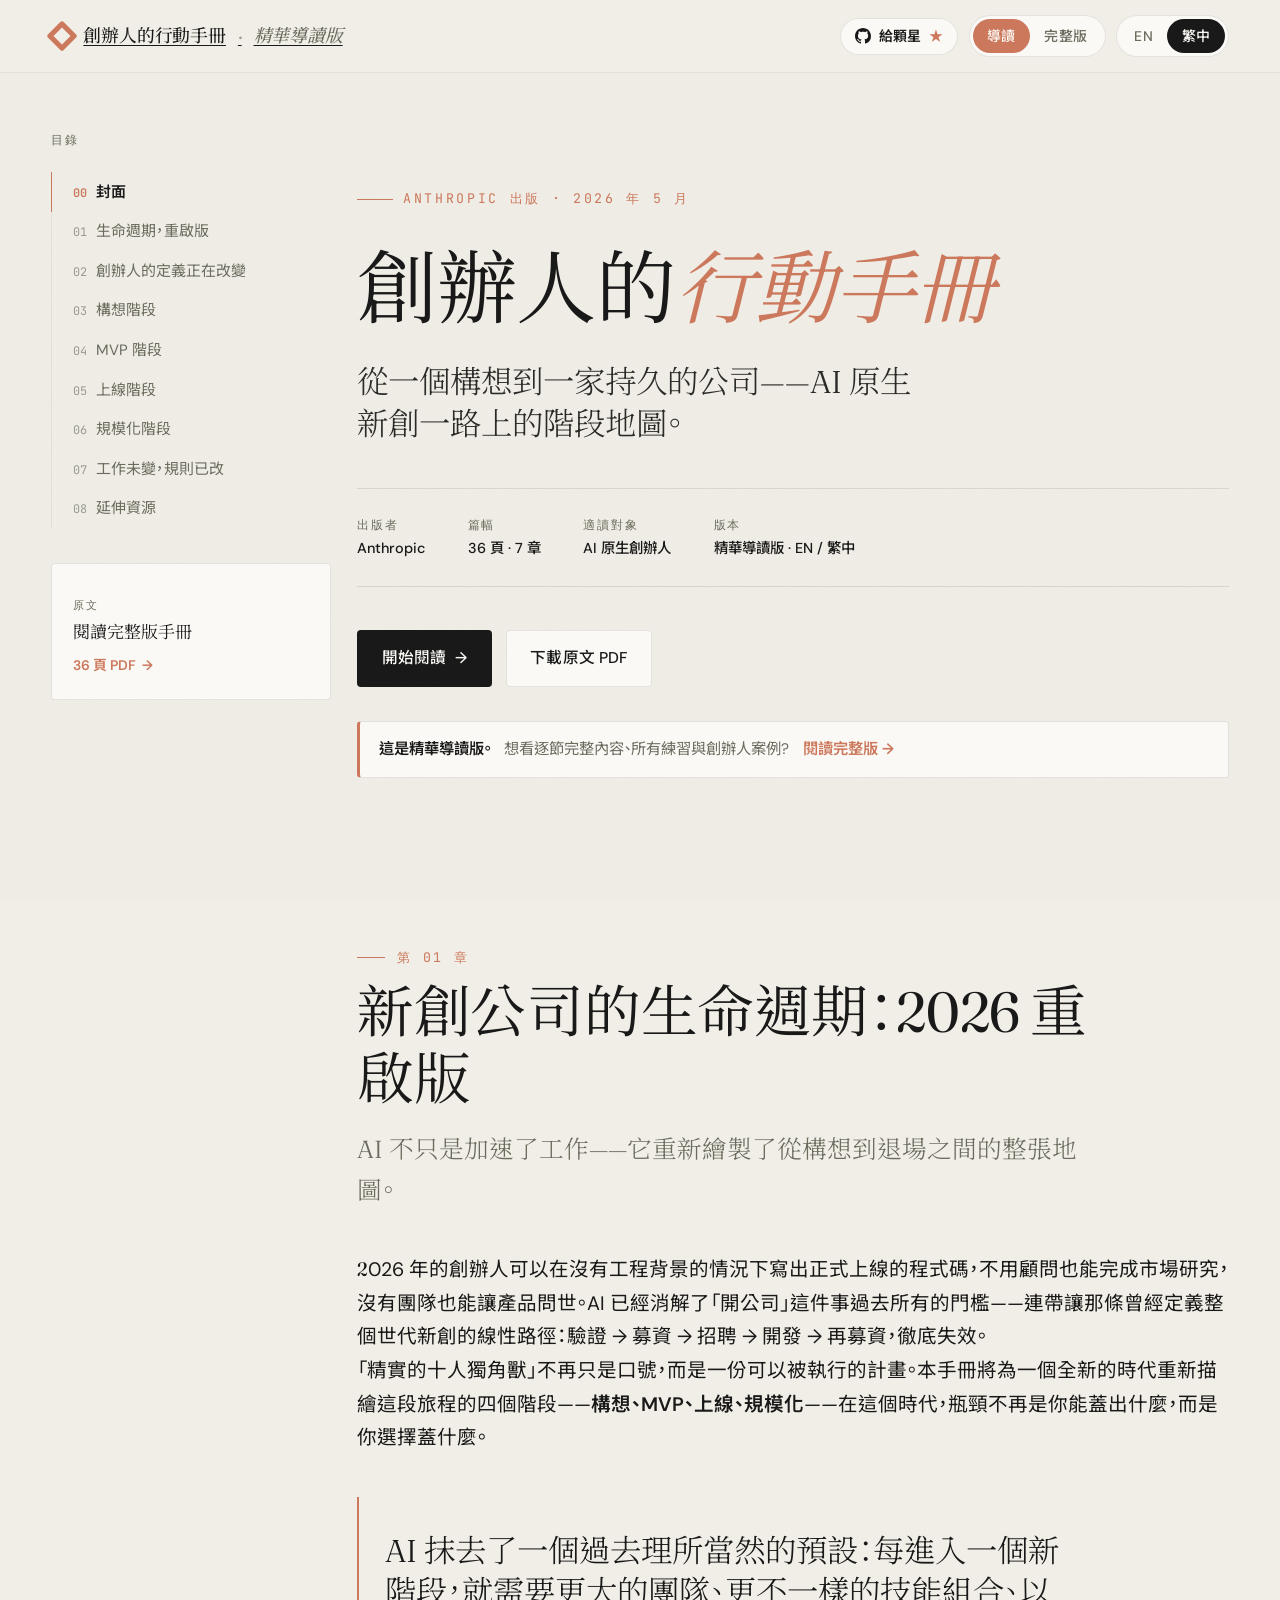
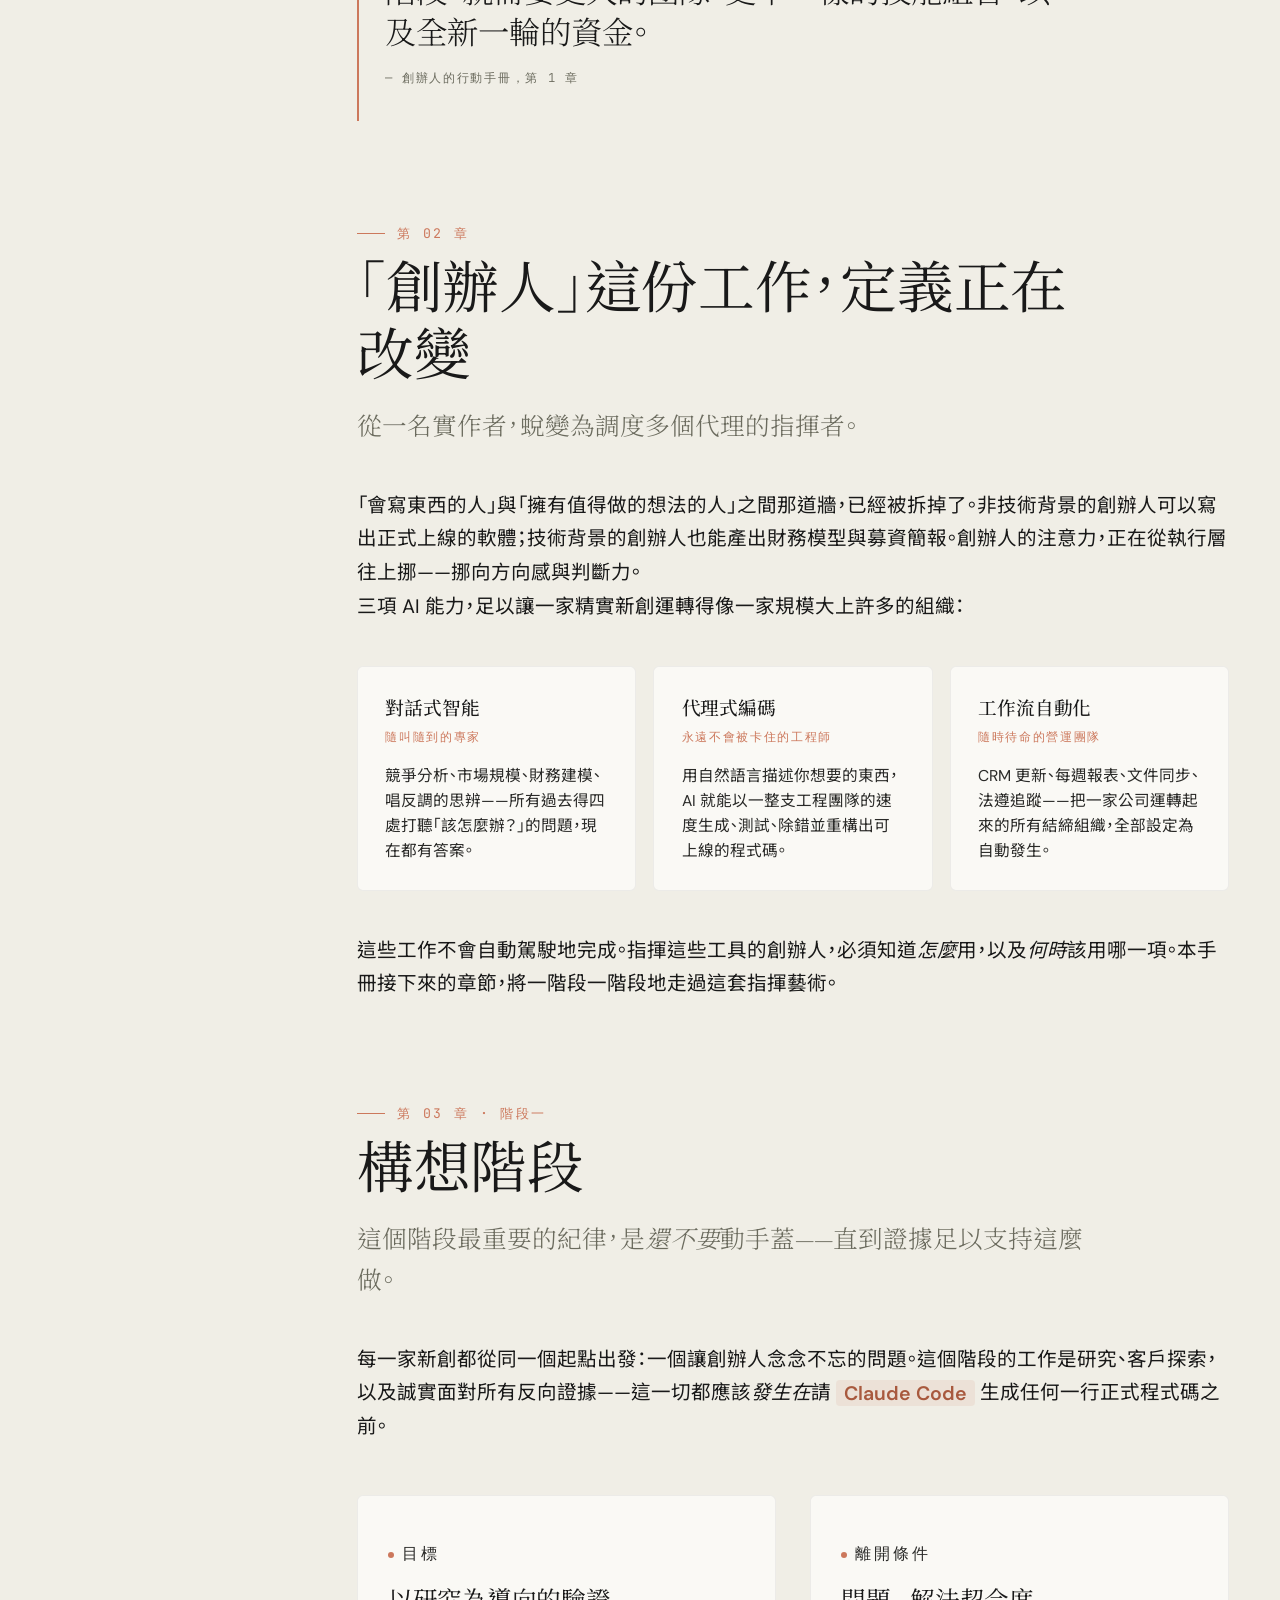
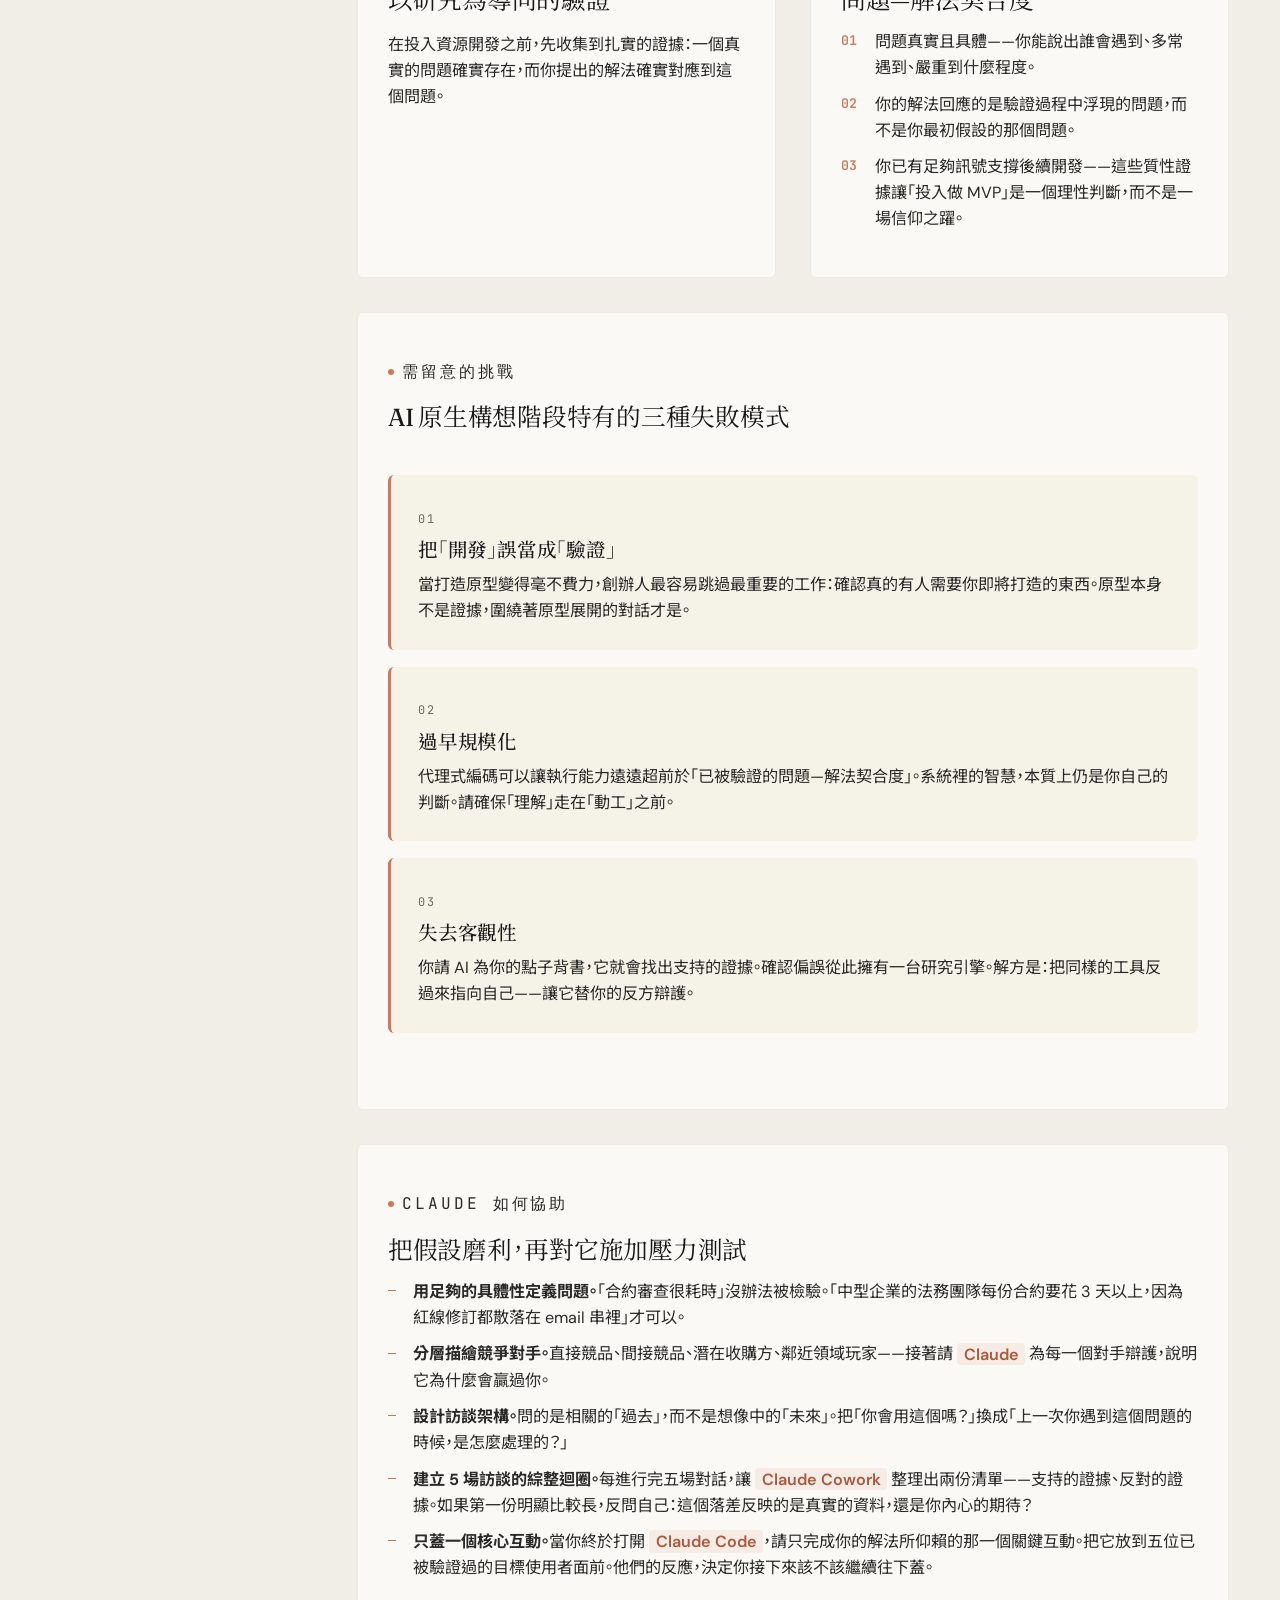
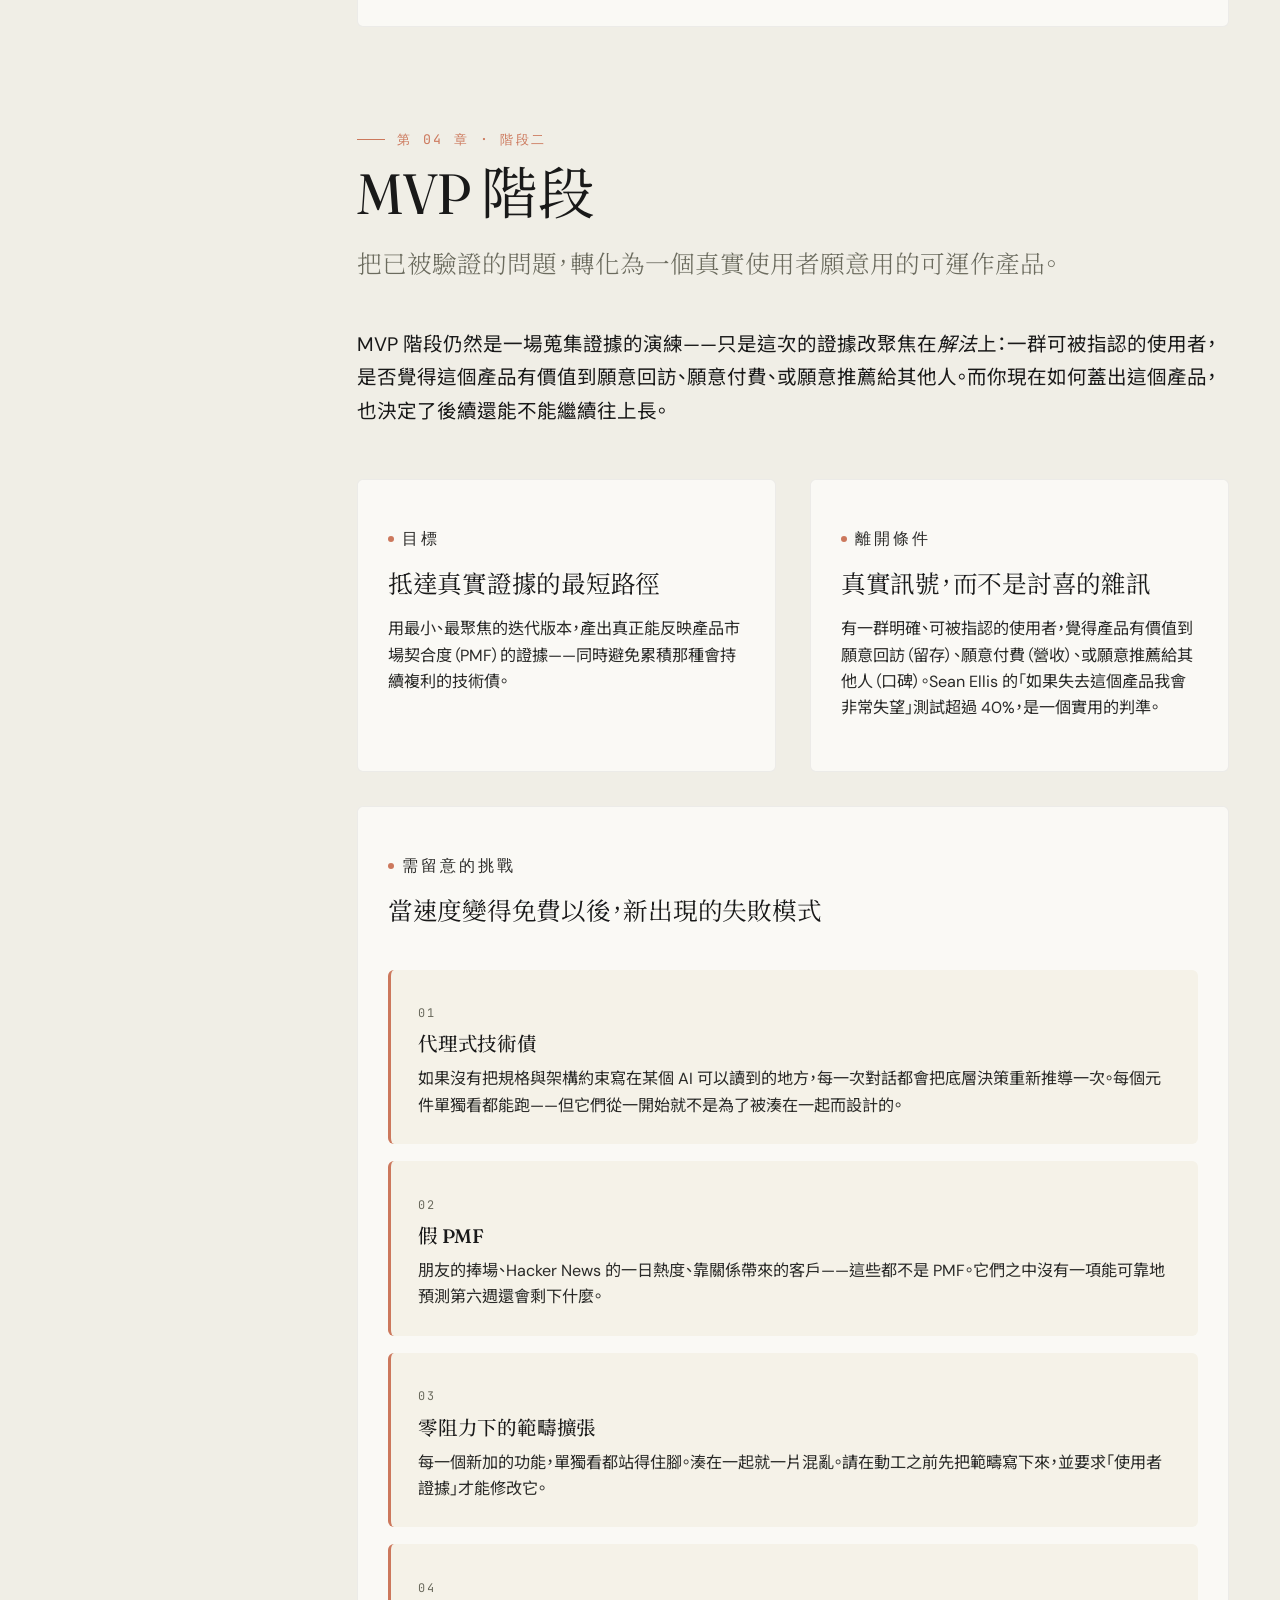
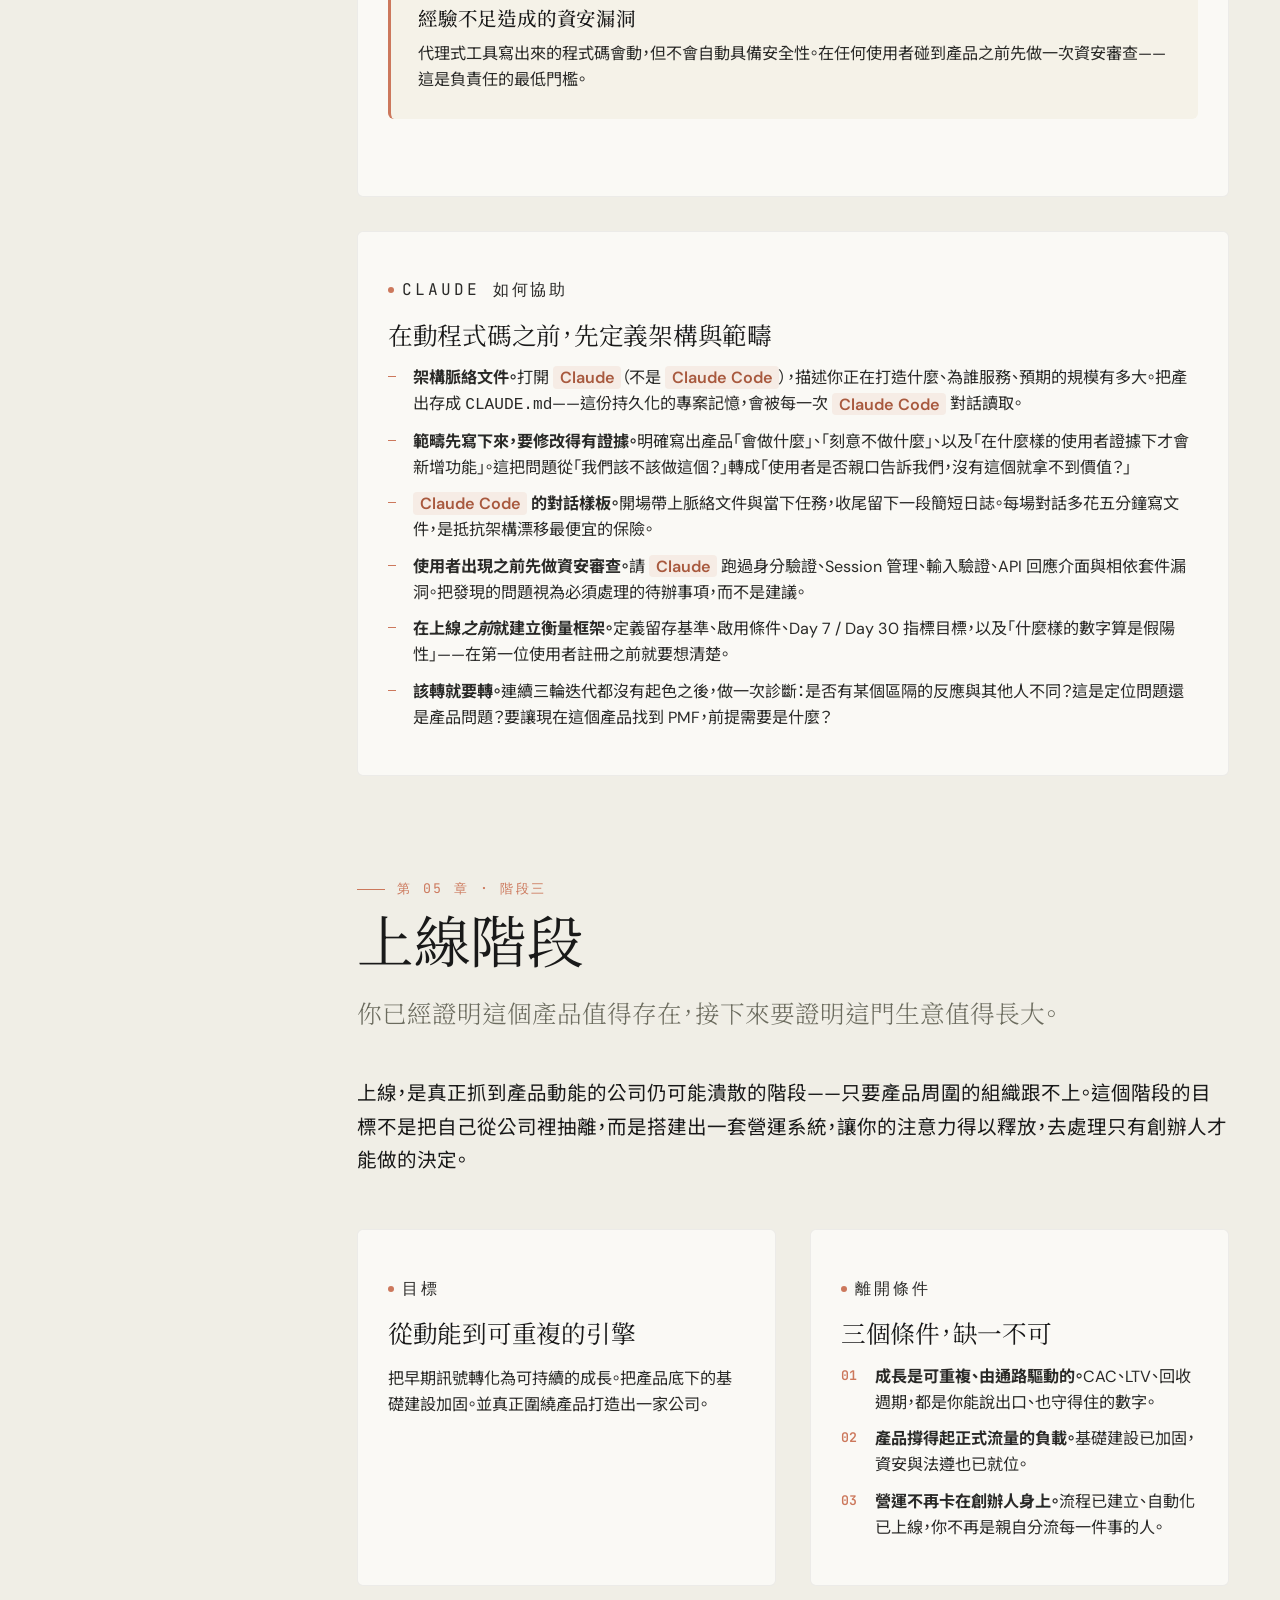
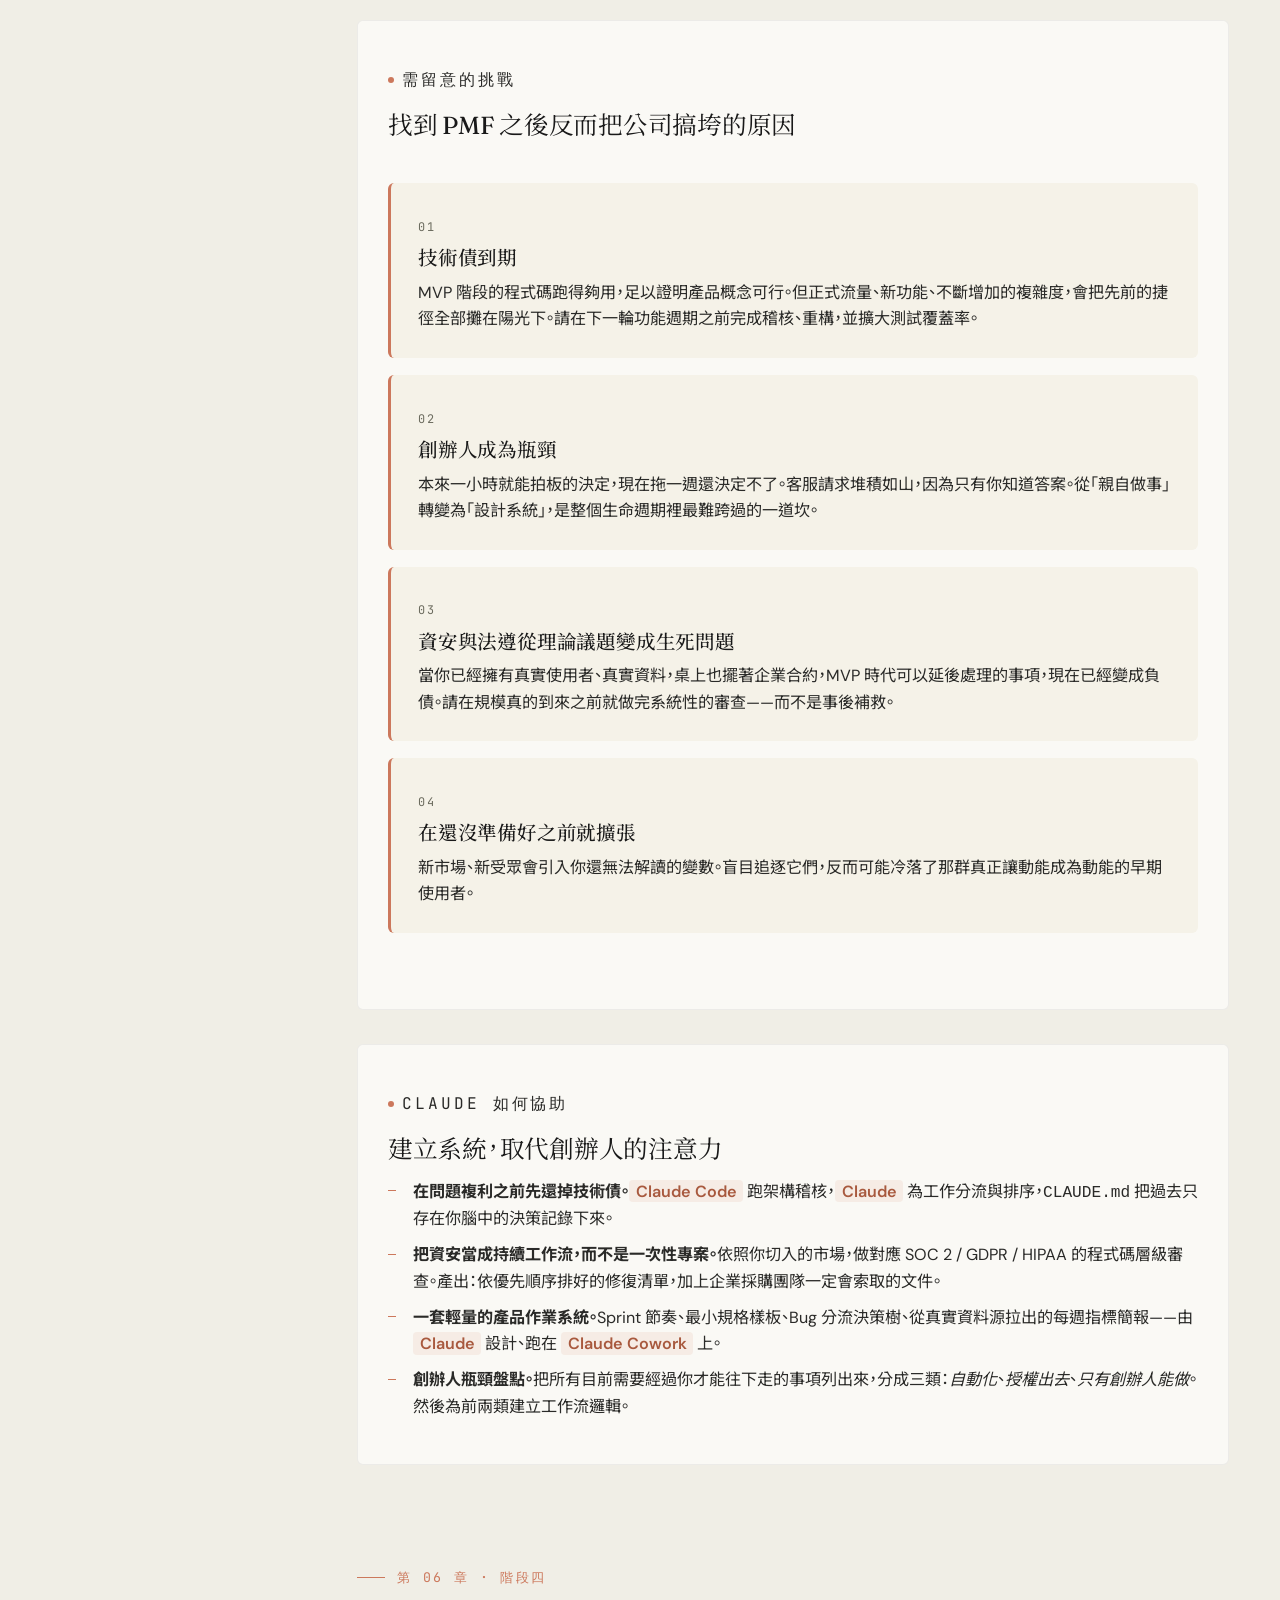
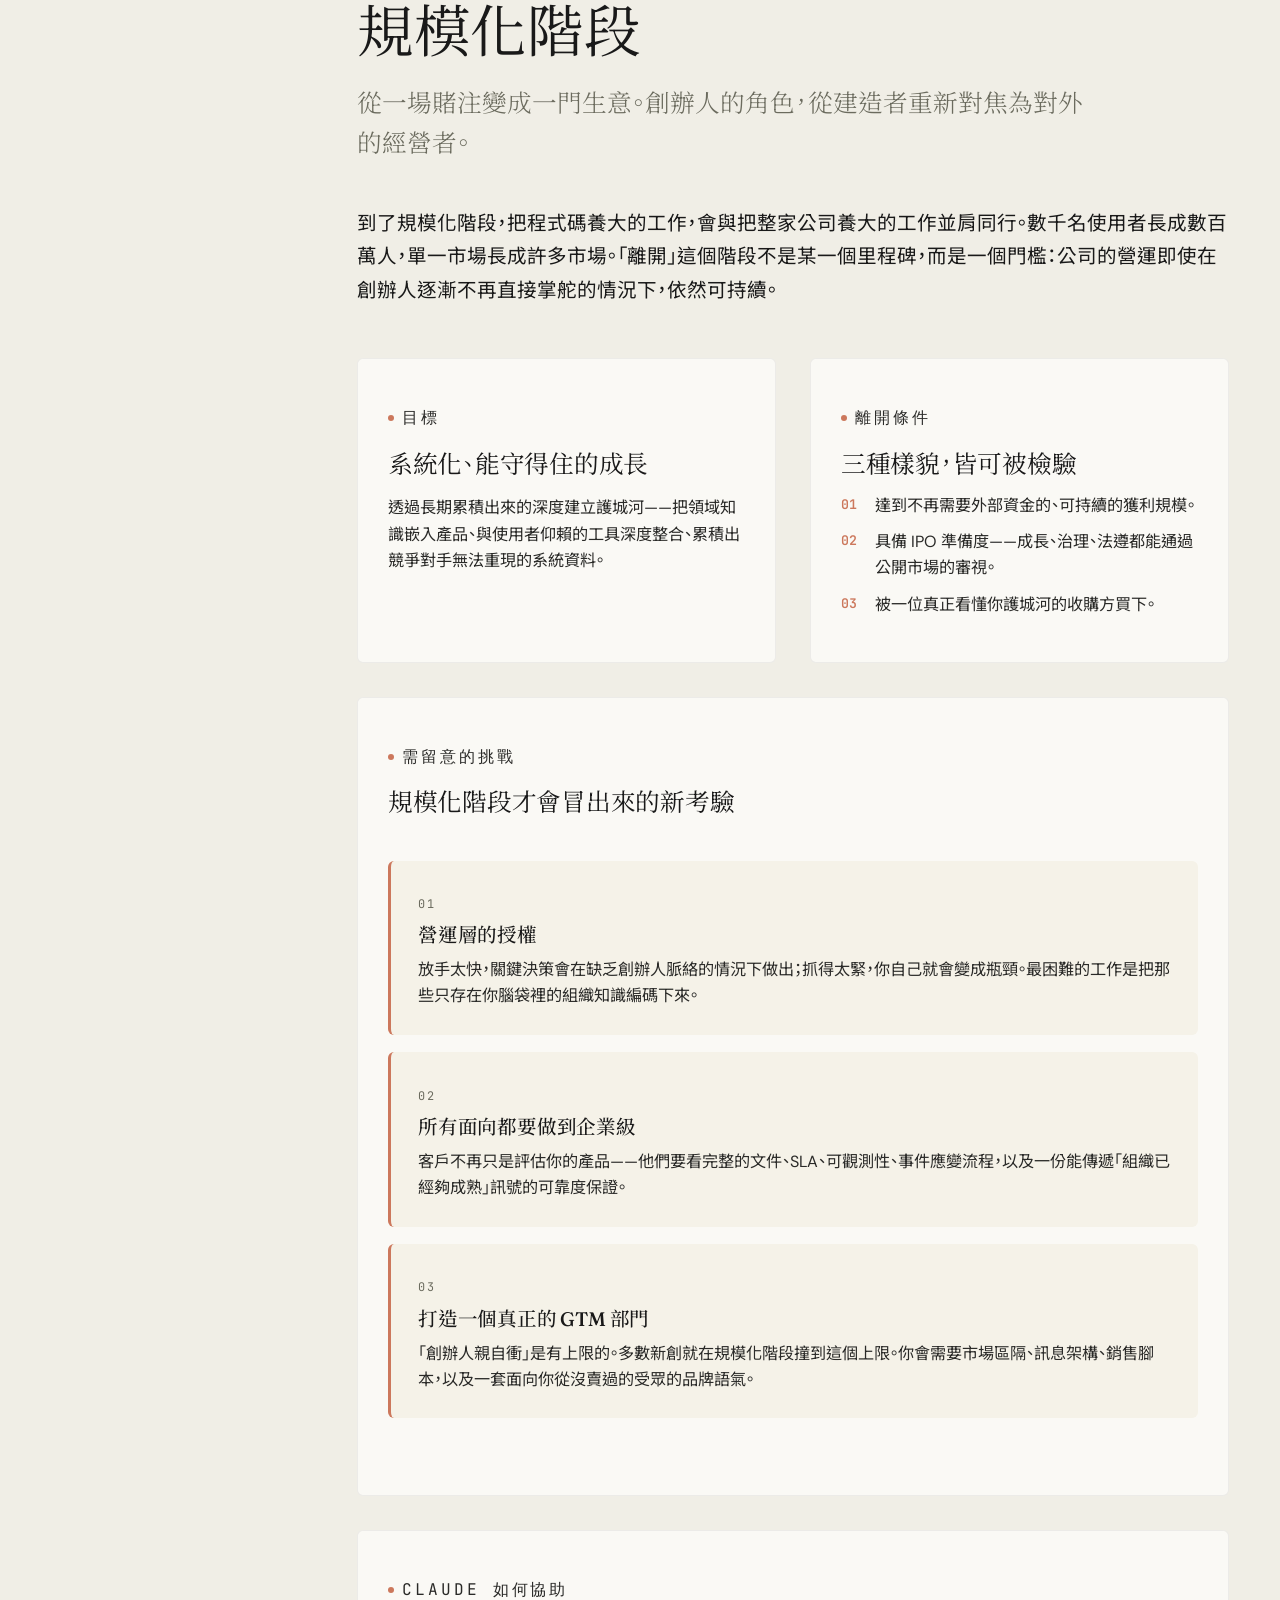
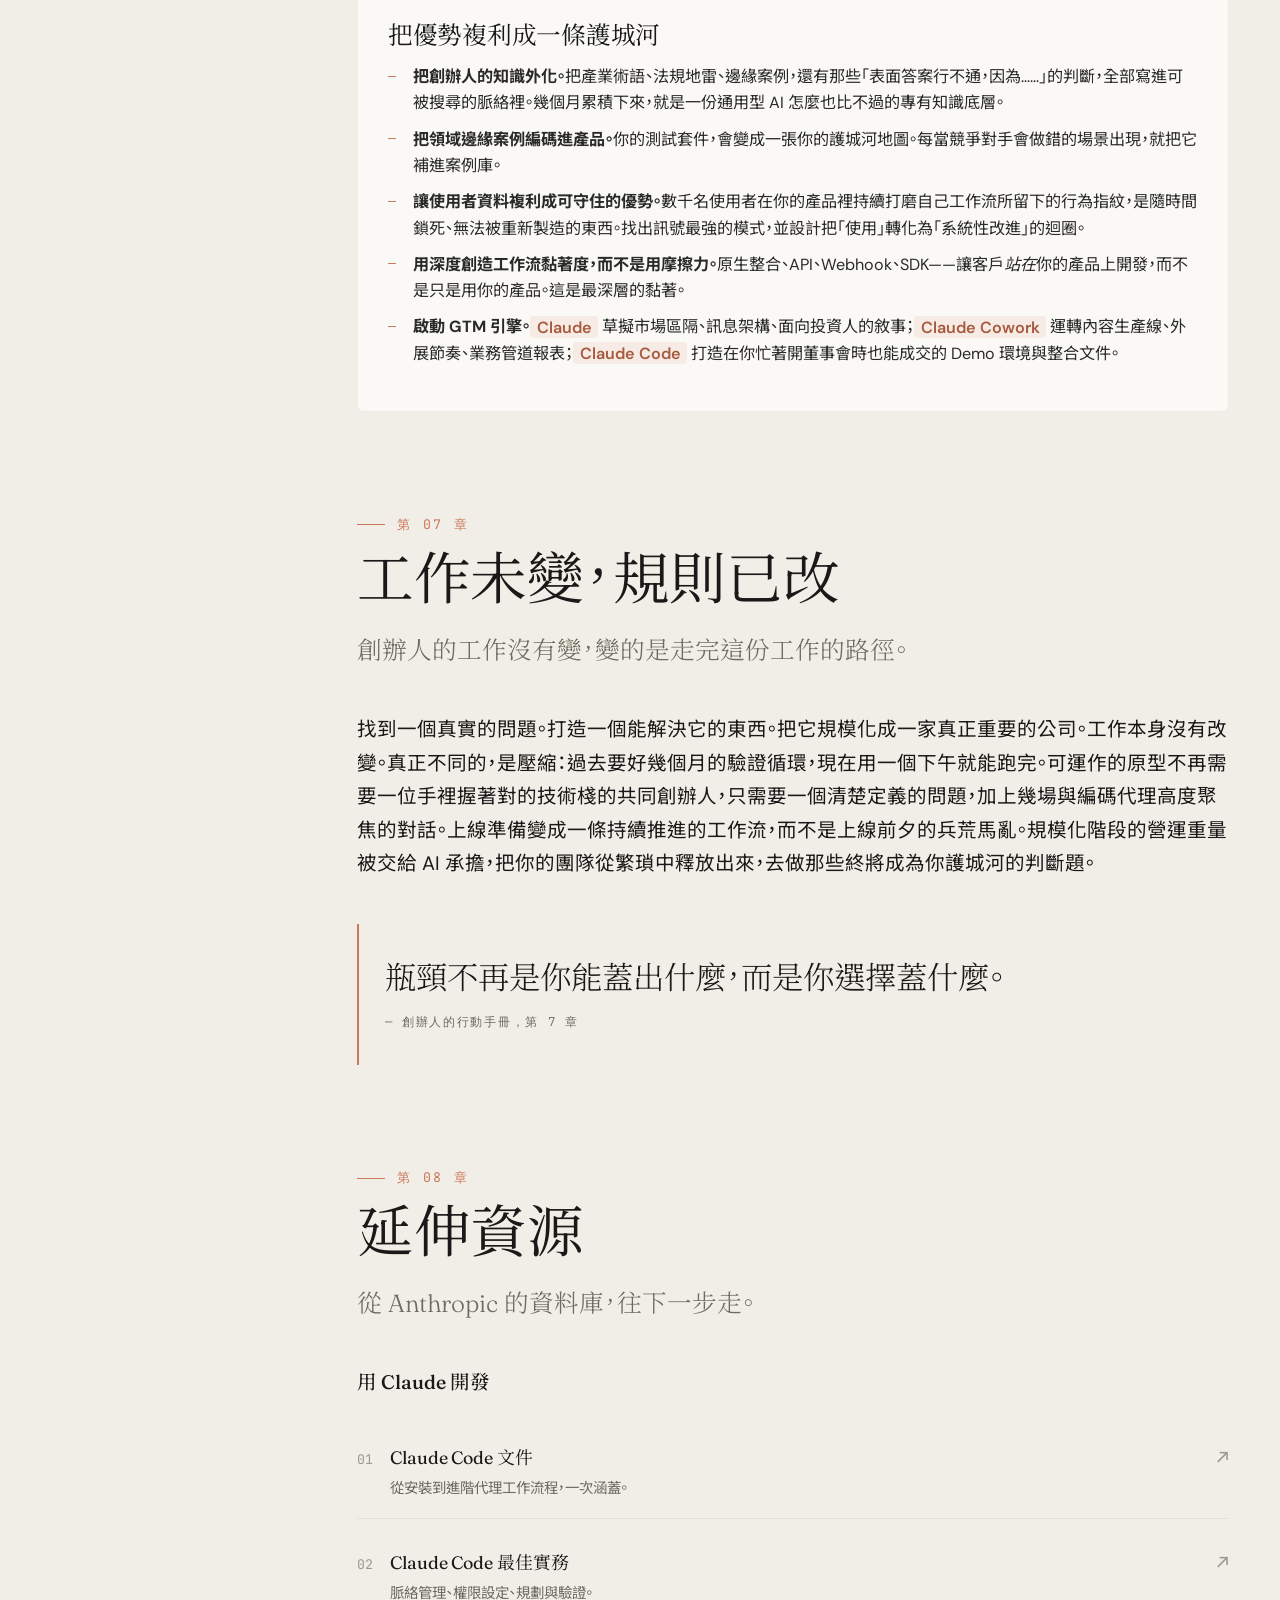
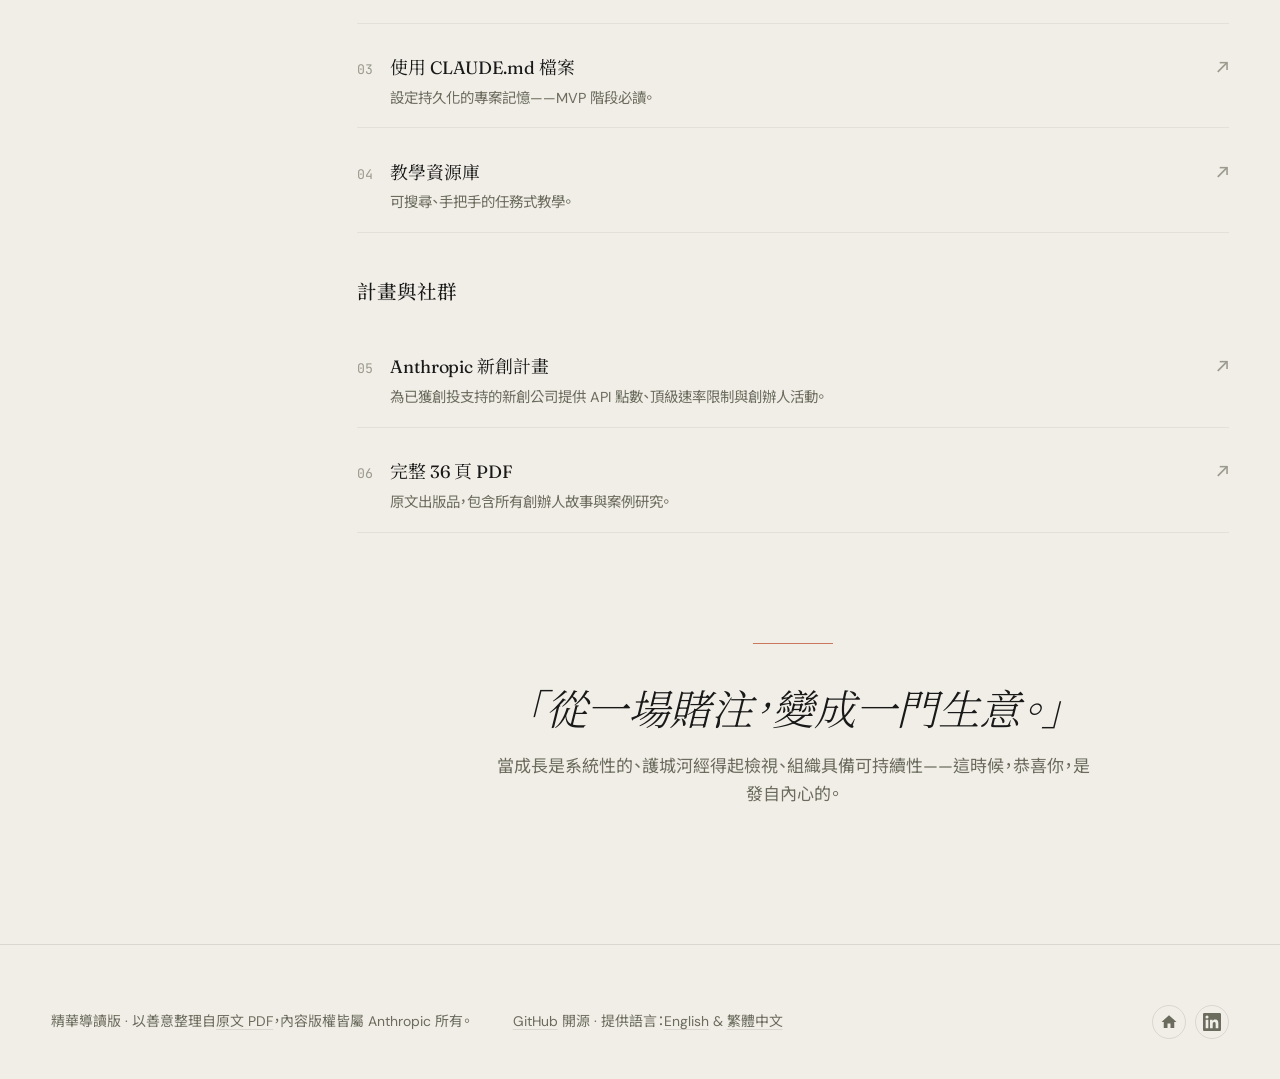
<file: zh-Hant/index.html>
<!DOCTYPE html>
<html lang="zh-Hant">
<head>
<meta charset="UTF-8">
<meta name="viewport" content="width=device-width, initial-scale=1">
<!-- Google tag (gtag.js) -->
<script async src="https://www.googletagmanager.com/gtag/js?id=G-MPSG5FYJH4"></script>
<script>
  window.dataLayer = window.dataLayer || [];
  function gtag(){dataLayer.push(arguments);}
  gtag('js', new Date());
  gtag('config', 'G-MPSG5FYJH4');
</script>
<title>創辦人的行動手冊 · 精華導讀版</title>
<meta name="description" content="Anthropic《創辦人的行動手冊》雙語精華導讀版——一份橫跨構想、MVP、上線到規模化四大階段，專為 AI 原生新創而寫的階段地圖。">
<meta property="og:title" content="創辦人的行動手冊 · 精華導讀版">
<meta property="og:description" content="Anthropic 為 AI 原生創辦人撰寫的行動手冊，編輯精華導讀版。">
<meta property="og:type" content="article">
<meta property="og:url" content="https://anthropic-the-founder-playbook.peteraim.com/zh-Hant/">
<link rel="canonical" href="https://anthropic-the-founder-playbook.peteraim.com/zh-Hant/">
<link rel="alternate" hreflang="en" href="https://anthropic-the-founder-playbook.peteraim.com/">
<link rel="alternate" hreflang="zh-Hant" href="https://anthropic-the-founder-playbook.peteraim.com/zh-Hant/">
<link rel="alternate" hreflang="x-default" href="https://anthropic-the-founder-playbook.peteraim.com/">
<link rel="preconnect" href="https://fonts.googleapis.com">
<link rel="preconnect" href="https://fonts.gstatic.com" crossorigin>
<link href="https://fonts.googleapis.com/css2?family=Fraunces:ital,opsz,wght,SOFT@0,9..144,300..600,30..100;1,9..144,300..600,30..100&family=DM+Sans:wght@300;400;500;600;700&family=JetBrains+Mono:wght@400;500&family=Noto+Serif+TC:wght@300;400;500;700&family=Noto+Sans+TC:wght@300;400;500;700&display=swap" rel="stylesheet">
<link rel="stylesheet" href="../assets/styles.css">
<link rel="icon" href="data:image/svg+xml,%3Csvg xmlns='http://www.w3.org/2000/svg' viewBox='0 0 16 16'%3E%3Crect width='10' height='10' x='3' y='3' fill='%23CC785C' transform='rotate(45 8 8)'/%3E%3Crect width='4' height='4' x='6' y='6' fill='%23F0EEE6' transform='rotate(45 8 8)'/%3E%3C/svg%3E">
  <meta property="og:image" content="https://anthropic-the-founder-playbook.peteraim.com/og-image.png">
  <meta property="og:image:width" content="1200">
  <meta property="og:image:height" content="630">
  <meta name="twitter:image" content="https://anthropic-the-founder-playbook.peteraim.com/og-image.png">
  <meta name="twitter:card" content="summary_large_image">
</head>
<body>

<div class="progress" aria-hidden="true"></div>

<header class="site-header">
  <div class="site-header__inner">
    <a class="brand" href="#cover" aria-label="創辦人的行動手冊首頁">
      <span class="brand__mark" aria-hidden="true"></span>
      <span>創辦人的行動手冊</span>
      <span class="brand__sep">·</span>
      <span class="brand__sub">精華導讀版</span>
    </a>
    <div class="site-header__actions">
      <a class="ghstar" href="https://github.com/tingwei161803/anthropic-the-founder-playbook" target="_blank" rel="noopener" aria-label="到 GitHub 為這個專案按星星">
        <svg class="ghstar__logo" viewBox="0 0 16 16" aria-hidden="true" fill="currentColor"><path d="M8 0C3.58 0 0 3.58 0 8c0 3.54 2.29 6.53 5.47 7.59.4.07.55-.17.55-.38 0-.19-.01-.82-.01-1.49-2.01.37-2.53-.49-2.69-.94-.09-.23-.48-.94-.82-1.13-.28-.15-.68-.52-.01-.53.63-.01 1.08.58 1.23.82.72 1.21 1.87.87 2.33.66.07-.52.28-.87.51-1.07-1.78-.2-3.64-.89-3.64-3.95 0-.87.31-1.59.82-2.15-.08-.2-.36-1.02.08-2.12 0 0 .67-.21 2.2.82.64-.18 1.32-.27 2-.27.68 0 1.36.09 2 .27 1.53-1.04 2.2-.82 2.2-.82.44 1.1.16 1.92.08 2.12.51.56.82 1.27.82 2.15 0 3.07-1.87 3.75-3.65 3.95.29.25.54.73.54 1.48 0 1.07-.01 1.93-.01 2.2 0 .21.15.46.55.38A8.013 8.013 0 0016 8c0-4.42-3.58-8-8-8z"></path></svg>
        <span class="ghstar__text">給顆星</span>
        <span class="ghstar__star" aria-hidden="true">★</span>
        <span class="ghstar__count" hidden></span>
      </a>
      <nav class="ver-switch" aria-label="版本">
        <a href="./" aria-current="true">導讀</a>
        <a href="../full/zh-Hant/" data-version-link>完整版</a>
      </nav>
      <nav class="lang-switch" aria-label="語言">
        <a href="../" data-lang-link>EN</a>
        <a href="./" aria-current="true">繁中</a>
      </nav>
    </div>
  </div>
</header>

<div class="layout">

  <!-- ============ TOC ============ -->
  <aside class="toc" aria-label="目錄">
    <button class="toc__toggle" type="button">目錄</button>
    <div class="toc__panel">
      <p class="toc__label">目錄</p>
      <ol class="toc__list">
        <li class="toc__item" data-target="cover"><a href="#cover"><span class="toc__num">00</span>封面</a></li>
        <li class="toc__item" data-target="ch01"><a href="#ch01"><span class="toc__num">01</span>生命週期，重啟版</a></li>
        <li class="toc__item" data-target="ch02"><a href="#ch02"><span class="toc__num">02</span>創辦人的定義正在改變</a></li>
        <li class="toc__item" data-target="ch03"><a href="#ch03"><span class="toc__num">03</span>構想階段</a></li>
        <li class="toc__item" data-target="ch04"><a href="#ch04"><span class="toc__num">04</span>MVP 階段</a></li>
        <li class="toc__item" data-target="ch05"><a href="#ch05"><span class="toc__num">05</span>上線階段</a></li>
        <li class="toc__item" data-target="ch06"><a href="#ch06"><span class="toc__num">06</span>規模化階段</a></li>
        <li class="toc__item" data-target="ch07"><a href="#ch07"><span class="toc__num">07</span>工作未變，規則已改</a></li>
        <li class="toc__item" data-target="resources"><a href="#resources"><span class="toc__num">08</span>延伸資源</a></li>
      </ol>

      <div class="toc__cta">
        <p class="toc__cta-label">原文</p>
        <p class="toc__cta-title">閱讀完整版手冊</p>
        <a class="toc__cta-link" href="https://cdn.prod.website-files.com/6889473510b50328dbb70ae6/69fe2a55b93bb0732b1fe33c_The-Founders-Playbook-05062026_v3%20(1).pdf" target="_blank" rel="noopener">36 頁 PDF</a>
      </div>
    </div>
  </aside>

  <!-- ============ MAIN ============ -->
  <main class="main">
<!-- ====== Cover / Hero ====== -->
    <section class="section hero" id="cover">
      <p class="hero__eyebrow">Anthropic 出版 · 2026 年 5 月</p>
      <h1 class="hero__title">創辦人的<em>行動手冊</em></h1>
      <p class="hero__lede">從一個構想到一家持久的公司——AI 原生新創一路上的階段地圖。</p>

      <div class="hero__meta">
        <div class="hero__meta-item">
          <span class="hero__meta-label">出版者</span>
          <span class="hero__meta-value">Anthropic</span>
        </div>
        <div class="hero__meta-item">
          <span class="hero__meta-label">篇幅</span>
          <span class="hero__meta-value">36 頁 · 7 章</span>
        </div>
        <div class="hero__meta-item">
          <span class="hero__meta-label">適讀對象</span>
          <span class="hero__meta-value">AI 原生創辦人</span>
        </div>
        <div class="hero__meta-item">
          <span class="hero__meta-label">版本</span>
          <span class="hero__meta-value">精華導讀版 · EN / 繁中</span>
        </div>
      </div>

      <div class="hero__actions">
        <a class="btn btn--primary" href="#ch01">
          開始閱讀 <span class="btn__arrow">→</span>
        </a>
        <a class="btn btn--secondary" href="https://cdn.prod.website-files.com/6889473510b50328dbb70ae6/69fe2a55b93bb0732b1fe33c_The-Founders-Playbook-05062026_v3%20(1).pdf" target="_blank" rel="noopener">
          下載原文 PDF
        </a>
      </div>

      <p class="hero__more">
        <strong>這是精華導讀版。</strong>
        <span>想看逐節完整內容、所有練習與創辦人案例?</span>
        <a href="../full/zh-Hant/" data-version-link="">閱讀完整版</a>
      </p>
    </section>

    <!-- ====== Chapter 1 ====== -->
    <section class="section" id="ch01">
      <header class="chapter__head">
        <span class="chapter__num">第 01 章</span>
        <h2 class="chapter__title">新創公司的生命週期：2026 重啟版</h2>
        <p class="chapter__sub">AI 不只是加速了工作——它重新繪製了從構想到退場之間的整張地圖。</p>
      </header>

      <div class="prose">
        <p class="dropcap">2026 年的創辦人可以在沒有工程背景的情況下寫出正式上線的程式碼，不用顧問也能完成市場研究，沒有團隊也能讓產品問世。AI 已經消解了「開公司」這件事過去所有的門檻——連帶讓那條曾經定義整個世代新創的線性路徑：驗證 → 募資 → 招聘 → 開發 → 再募資，徹底失效。</p>
        <p>「精實的十人獨角獸」不再只是口號，而是一份可以被執行的計畫。本手冊將為一個全新的時代重新描繪這段旅程的四個階段——<strong>構想、MVP、上線、規模化</strong>——在這個時代，瓶頸不再是你能蓋出什麼，而是你選擇蓋什麼。</p>
      </div>

      <blockquote class="pullquote">
        AI 抹去了一個過去理所當然的預設：每進入一個新階段，就需要更大的團隊、更不一樣的技能組合、以及全新一輪的資金。
        <span class="pullquote__attr">— 創辦人的行動手冊，第 1 章</span>
      </blockquote>
    </section>

    <!-- ====== Chapter 2 ====== -->
    <section class="section" id="ch02">
      <header class="chapter__head">
        <span class="chapter__num">第 02 章</span>
        <h2 class="chapter__title">「創辦人」這份工作，定義正在改變</h2>
        <p class="chapter__sub">從一名實作者，蛻變為調度多個代理的指揮者。</p>
      </header>

      <div class="prose">
        <p>「會寫東西的人」與「擁有值得做的想法的人」之間那道牆，已經被拆掉了。非技術背景的創辦人可以寫出正式上線的軟體；技術背景的創辦人也能產出財務模型與募資簡報。創辦人的注意力，正在從執行層往上挪——挪向方向感與判斷力。</p>
        <p>三項 AI 能力，足以讓一家精實新創運轉得像一家規模大上許多的組織：</p>
      </div>

      <div class="tools">
        <article class="tool">
          <h3 class="tool__name">對話式智能</h3>
          <span class="tool__when">隨叫隨到的專家</span>
          <p class="tool__desc">競爭分析、市場規模、財務建模、唱反調的思辨——所有過去得四處打聽「該怎麼辦？」的問題，現在都有答案。</p>
        </article>
        <article class="tool">
          <h3 class="tool__name">代理式編碼</h3>
          <span class="tool__when">永遠不會被卡住的工程師</span>
          <p class="tool__desc">用自然語言描述你想要的東西，AI 就能以一整支工程團隊的速度生成、測試、除錯並重構出可上線的程式碼。</p>
        </article>
        <article class="tool">
          <h3 class="tool__name">工作流自動化</h3>
          <span class="tool__when">隨時待命的營運團隊</span>
          <p class="tool__desc">CRM 更新、每週報表、文件同步、法遵追蹤——把一家公司運轉起來的所有結締組織，全部設定為自動發生。</p>
        </article>
      </div>

      <div class="prose">
        <p>這些工作不會自動駕駛地完成。指揮這些工具的創辦人，必須知道<em>怎麼</em>用，以及<em>何時</em>該用哪一項。本手冊接下來的章節，將一階段一階段地走過這套指揮藝術。</p>
      </div>
    </section>

    <!-- ====== Chapter 3 — Idea ====== -->
    <section class="section" id="ch03">
      <header class="chapter__head">
        <span class="chapter__num">第 03 章 · 階段一</span>
        <h2 class="chapter__title">構想階段</h2>
        <p class="chapter__sub">這個階段最重要的紀律，是<em>還不要</em>動手蓋——直到證據足以支持這麼做。</p>
      </header>

      <div class="prose">
        <p>每一家新創都從同一個起點出發：一個讓創辦人念念不忘的問題。這個階段的工作是研究、客戶探索，以及誠實面對所有反向證據——這一切都應該<em>發生在</em>請 <span class="product is-lit">Claude Code</span> 生成任何一行正式程式碼之前。</p>
      </div>

      <div class="stage">
        <div class="stage__block">
          <p class="stage__block-label">目標</p>
          <h3>以研究為導向的驗證</h3>
          <p>在投入資源開發之前，先收集到扎實的證據：一個真實的問題確實存在，而你提出的解法確實對應到這個問題。</p>
        </div>

        <div class="stage__block">
          <p class="stage__block-label">離開條件</p>
          <h3>問題—解法契合度</h3>
          <ol>
            <li>問題真實且具體——你能說出誰會遇到、多常遇到、嚴重到什麼程度。</li>
            <li>你的解法回應的是驗證過程中浮現的問題，而不是你最初假設的那個問題。</li>
            <li>你已有足夠訊號支撐後續開發——這些質性證據讓「投入做 MVP」是一個理性判斷，而不是一場信仰之躍。</li>
          </ol>
        </div>

        <div class="stage__block stage__block--wide">
          <p class="stage__block-label">需留意的挑戰</p>
          <h3>AI 原生構想階段特有的三種失敗模式</h3>
          <div class="challenges">
            <div class="challenge">
              <span class="challenge__num">01</span>
              <h4 class="challenge__title">把「開發」誤當成「驗證」</h4>
              <p class="challenge__body">當打造原型變得毫不費力，創辦人最容易跳過最重要的工作：確認真的有人需要你即將打造的東西。原型本身不是證據，圍繞著原型展開的對話才是。</p>
            </div>
            <div class="challenge">
              <span class="challenge__num">02</span>
              <h4 class="challenge__title">過早規模化</h4>
              <p class="challenge__body">代理式編碼可以讓執行能力遠遠超前於「已被驗證的問題—解法契合度」。系統裡的智慧，本質上仍是你自己的判斷。請確保「理解」走在「動工」之前。</p>
            </div>
            <div class="challenge">
              <span class="challenge__num">03</span>
              <h4 class="challenge__title">失去客觀性</h4>
              <p class="challenge__body">你請 AI 為你的點子背書，它就會找出支持的證據。確認偏誤從此擁有一台研究引擎。解方是：把同樣的工具反過來指向自己——讓它替你的反方辯護。</p>
            </div>
          </div>
        </div>

        <div class="stage__block stage__block--wide">
          <p class="stage__block-label">Claude 如何協助</p>
          <h3>把假設磨利，再對它施加壓力測試</h3>
          <ul>
            <li><strong>用足夠的具體性定義問題。</strong>「合約審查很耗時」沒辦法被檢驗。「中型企業的法務團隊每份合約要花 3 天以上，因為紅線修訂都散落在 email 串裡」才可以。</li>
            <li><strong>分層描繪競爭對手。</strong>直接競品、間接競品、潛在收購方、鄰近領域玩家——接著請 <span class="product is-lit">Claude</span> 為每一個對手辯護，說明它為什麼會贏過你。</li>
            <li><strong>設計訪談架構。</strong>問的是相關的「過去」，而不是想像中的「未來」。把「你會用這個嗎？」換成「上一次你遇到這個問題的時候，是怎麼處理的？」</li>
            <li><strong>建立 5 場訪談的綜整迴圈。</strong>每進行完五場對話，讓 <span class="product is-lit">Claude Cowork</span> 整理出兩份清單——支持的證據、反對的證據。如果第一份明顯比較長，反問自己：這個落差反映的是真實的資料，還是你內心的期待？</li>
            <li><strong>只蓋一個核心互動。</strong>當你終於打開 <span class="product is-lit">Claude Code</span>，請只完成你的解法所仰賴的那一個關鍵互動。把它放到五位已被驗證過的目標使用者面前。他們的反應，決定你接下來該不該繼續往下蓋。</li>
          </ul>
        </div>
      </div>
    </section>

    <!-- ====== Chapter 4 — MVP ====== -->
    <section class="section" id="ch04">
      <header class="chapter__head">
        <span class="chapter__num">第 04 章 · 階段二</span>
        <h2 class="chapter__title">MVP 階段</h2>
        <p class="chapter__sub">把已被驗證的問題，轉化為一個真實使用者願意用的可運作產品。</p>
      </header>

      <div class="prose">
        <p>MVP 階段仍然是一場蒐集證據的演練——只是這次的證據改聚焦在<em>解法</em>上：一群可被指認的使用者，是否覺得這個產品有價值到願意回訪、願意付費、或願意推薦給其他人。而你現在如何蓋出這個產品，也決定了後續還能不能繼續往上長。</p>
      </div>

      <div class="stage">
        <div class="stage__block">
          <p class="stage__block-label">目標</p>
          <h3>抵達真實證據的最短路徑</h3>
          <p>用最小、最聚焦的迭代版本，產出真正能反映產品市場契合度（PMF）的證據——同時避免累積那種會持續複利的技術債。</p>
        </div>

        <div class="stage__block">
          <p class="stage__block-label">離開條件</p>
          <h3>真實訊號，而不是討喜的雜訊</h3>
          <p>有一群明確、可被指認的使用者，覺得產品有價值到願意回訪（留存）、願意付費（營收）、或願意推薦給其他人（口碑）。Sean Ellis 的「如果失去這個產品我會非常失望」測試超過 40%，是一個實用的判準。</p>
        </div>

        <div class="stage__block stage__block--wide">
          <p class="stage__block-label">需留意的挑戰</p>
          <h3>當速度變得免費以後，新出現的失敗模式</h3>
          <div class="challenges">
            <div class="challenge">
              <span class="challenge__num">01</span>
              <h4 class="challenge__title">代理式技術債</h4>
              <p class="challenge__body">如果沒有把規格與架構約束寫在某個 AI 可以讀到的地方，每一次對話都會把底層決策重新推導一次。每個元件單獨看都能跑——但它們從一開始就不是為了被湊在一起而設計的。</p>
            </div>
            <div class="challenge">
              <span class="challenge__num">02</span>
              <h4 class="challenge__title">假 PMF</h4>
              <p class="challenge__body">朋友的捧場、Hacker News 的一日熱度、靠關係帶來的客戶——這些都不是 PMF。它們之中沒有一項能可靠地預測第六週還會剩下什麼。</p>
            </div>
            <div class="challenge">
              <span class="challenge__num">03</span>
              <h4 class="challenge__title">零阻力下的範疇擴張</h4>
              <p class="challenge__body">每一個新加的功能，單獨看都站得住腳。湊在一起就一片混亂。請在動工之前先把範疇寫下來，並要求「使用者證據」才能修改它。</p>
            </div>
            <div class="challenge">
              <span class="challenge__num">04</span>
              <h4 class="challenge__title">經驗不足造成的資安漏洞</h4>
              <p class="challenge__body">代理式工具寫出來的程式碼會動，但不會自動具備安全性。在任何使用者碰到產品之前先做一次資安審查——這是負責任的最低門檻。</p>
            </div>
          </div>
        </div>

        <div class="stage__block stage__block--wide">
          <p class="stage__block-label">Claude 如何協助</p>
          <h3>在動程式碼之前，先定義架構與範疇</h3>
          <ul>
            <li><strong>架構脈絡文件。</strong>打開 <span class="product is-lit">Claude</span>（不是 <span class="product is-lit">Claude Code</span>），描述你正在打造什麼、為誰服務、預期的規模有多大。把產出存成 <code>CLAUDE.md</code>——這份持久化的專案記憶，會被每一次 <span class="product is-lit">Claude Code</span> 對話讀取。</li>
            <li><strong>範疇先寫下來，要修改得有證據。</strong>明確寫出產品「會做什麼」、「刻意不做什麼」、以及「在什麼樣的使用者證據下才會新增功能」。這把問題從「我們該不該做這個？」轉成「使用者是否親口告訴我們，沒有這個就拿不到價值？」</li>
            <li><strong><span class="product is-lit">Claude Code</span> 的對話樣板。</strong>開場帶上脈絡文件與當下任務，收尾留下一段簡短日誌。每場對話多花五分鐘寫文件，是抵抗架構漂移最便宜的保險。</li>
            <li><strong>使用者出現之前先做資安審查。</strong>請 <span class="product is-lit">Claude</span> 跑過身分驗證、Session 管理、輸入驗證、API 回應介面與相依套件漏洞。把發現的問題視為必須處理的待辦事項，而不是建議。</li>
            <li><strong>在上線<em>之前</em>就建立衡量框架。</strong>定義留存基準、啟用條件、Day 7 / Day 30 指標目標，以及「什麼樣的數字算是假陽性」——在第一位使用者註冊之前就要想清楚。</li>
            <li><strong>該轉就要轉。</strong>連續三輪迭代都沒有起色之後，做一次診斷：是否有某個區隔的反應與其他人不同？這是定位問題還是產品問題？要讓現在這個產品找到 PMF，前提需要是什麼？</li>
          </ul>
        </div>
      </div>
    </section>

    <!-- ====== Chapter 5 — Launch ====== -->
    <section class="section" id="ch05">
      <header class="chapter__head">
        <span class="chapter__num">第 05 章 · 階段三</span>
        <h2 class="chapter__title">上線階段</h2>
        <p class="chapter__sub">你已經證明這個產品值得存在，接下來要證明這門生意值得長大。</p>
      </header>

      <div class="prose">
        <p>上線，是真正抓到產品動能的公司仍可能潰散的階段——只要產品周圍的組織跟不上。這個階段的目標不是把自己從公司裡抽離，而是搭建出一套營運系統，讓你的注意力得以釋放，去處理只有創辦人才能做的決定。</p>
      </div>

      <div class="stage">
        <div class="stage__block">
          <p class="stage__block-label">目標</p>
          <h3>從動能到可重複的引擎</h3>
          <p>把早期訊號轉化為可持續的成長。把產品底下的基礎建設加固。並真正圍繞產品打造出一家公司。</p>
        </div>

        <div class="stage__block">
          <p class="stage__block-label">離開條件</p>
          <h3>三個條件，缺一不可</h3>
          <ol>
            <li><strong>成長是可重複、由通路驅動的。</strong>CAC、LTV、回收週期，都是你能說出口、也守得住的數字。</li>
            <li><strong>產品撐得起正式流量的負載。</strong>基礎建設已加固，資安與法遵也已就位。</li>
            <li><strong>營運不再卡在創辦人身上。</strong>流程已建立、自動化已上線，你不再是親自分流每一件事的人。</li>
          </ol>
        </div>

        <div class="stage__block stage__block--wide">
          <p class="stage__block-label">需留意的挑戰</p>
          <h3>找到 PMF 之後反而把公司搞垮的原因</h3>
          <div class="challenges">
            <div class="challenge">
              <span class="challenge__num">01</span>
              <h4 class="challenge__title">技術債到期</h4>
              <p class="challenge__body">MVP 階段的程式碼跑得夠用，足以證明產品概念可行。但正式流量、新功能、不斷增加的複雜度，會把先前的捷徑全部攤在陽光下。請在下一輪功能週期之前完成稽核、重構，並擴大測試覆蓋率。</p>
            </div>
            <div class="challenge">
              <span class="challenge__num">02</span>
              <h4 class="challenge__title">創辦人成為瓶頸</h4>
              <p class="challenge__body">本來一小時就能拍板的決定，現在拖一週還決定不了。客服請求堆積如山，因為只有你知道答案。從「親自做事」轉變為「設計系統」，是整個生命週期裡最難跨過的一道坎。</p>
            </div>
            <div class="challenge">
              <span class="challenge__num">03</span>
              <h4 class="challenge__title">資安與法遵從理論議題變成生死問題</h4>
              <p class="challenge__body">當你已經擁有真實使用者、真實資料，桌上也擺著企業合約，MVP 時代可以延後處理的事項，現在已經變成負債。請在規模真的到來之前就做完系統性的審查——而不是事後補救。</p>
            </div>
            <div class="challenge">
              <span class="challenge__num">04</span>
              <h4 class="challenge__title">在還沒準備好之前就擴張</h4>
              <p class="challenge__body">新市場、新受眾會引入你還無法解讀的變數。盲目追逐它們，反而可能冷落了那群真正讓動能成為動能的早期使用者。</p>
            </div>
          </div>
        </div>

        <div class="stage__block stage__block--wide">
          <p class="stage__block-label">Claude 如何協助</p>
          <h3>建立系統，取代創辦人的注意力</h3>
          <ul>
            <li><strong>在問題複利之前先還掉技術債。</strong><span class="product is-lit">Claude Code</span> 跑架構稽核，<span class="product is-lit">Claude</span> 為工作分流與排序，<code>CLAUDE.md</code> 把過去只存在你腦中的決策記錄下來。</li>
            <li><strong>把資安當成持續工作流，而不是一次性專案。</strong>依照你切入的市場，做對應 SOC 2 / GDPR / HIPAA 的程式碼層級審查。產出：依優先順序排好的修復清單，加上企業採購團隊一定會索取的文件。</li>
            <li><strong>一套輕量的產品作業系統。</strong>Sprint 節奏、最小規格樣板、Bug 分流決策樹、從真實資料源拉出的每週指標簡報——由 <span class="product is-lit">Claude</span> 設計、跑在 <span class="product is-lit">Claude Cowork</span> 上。</li>
            <li><strong>創辦人瓶頸盤點。</strong>把所有目前需要經過你才能往下走的事項列出來，分成三類：<em>自動化</em>、<em>授權出去</em>、<em>只有創辦人能做</em>。然後為前兩類建立工作流邏輯。</li>
          </ul>
        </div>
      </div>
    </section>

    <!-- ====== Chapter 6 — Scale ====== -->
    <section class="section" id="ch06">
      <header class="chapter__head">
        <span class="chapter__num">第 06 章 · 階段四</span>
        <h2 class="chapter__title">規模化階段</h2>
        <p class="chapter__sub">從一場賭注變成一門生意。創辦人的角色，從建造者重新對焦為對外的經營者。</p>
      </header>

      <div class="prose">
        <p>到了規模化階段，把程式碼養大的工作，會與把整家公司養大的工作並肩同行。數千名使用者長成數百萬人，單一市場長成許多市場。「離開」這個階段不是某一個里程碑，而是一個門檻：公司的營運即使在創辦人逐漸不再直接掌舵的情況下，依然可持續。</p>
      </div>

      <div class="stage">
        <div class="stage__block">
          <p class="stage__block-label">目標</p>
          <h3>系統化、能守得住的成長</h3>
          <p>透過長期累積出來的深度建立護城河——把領域知識嵌入產品、與使用者仰賴的工具深度整合、累積出競爭對手無法重現的系統資料。</p>
        </div>

        <div class="stage__block">
          <p class="stage__block-label">離開條件</p>
          <h3>三種樣貌，皆可被檢驗</h3>
          <ol>
            <li>達到不再需要外部資金的、可持續的獲利規模。</li>
            <li>具備 IPO 準備度——成長、治理、法遵都能通過公開市場的審視。</li>
            <li>被一位真正看懂你護城河的收購方買下。</li>
          </ol>
        </div>

        <div class="stage__block stage__block--wide">
          <p class="stage__block-label">需留意的挑戰</p>
          <h3>規模化階段才會冒出來的新考驗</h3>
          <div class="challenges">
            <div class="challenge">
              <span class="challenge__num">01</span>
              <h4 class="challenge__title">營運層的授權</h4>
              <p class="challenge__body">放手太快，關鍵決策會在缺乏創辦人脈絡的情況下做出；抓得太緊，你自己就會變成瓶頸。最困難的工作是把那些只存在你腦袋裡的組織知識編碼下來。</p>
            </div>
            <div class="challenge">
              <span class="challenge__num">02</span>
              <h4 class="challenge__title">所有面向都要做到企業級</h4>
              <p class="challenge__body">客戶不再只是評估你的產品——他們要看完整的文件、SLA、可觀測性、事件應變流程，以及一份能傳遞「組織已經夠成熟」訊號的可靠度保證。</p>
            </div>
            <div class="challenge">
              <span class="challenge__num">03</span>
              <h4 class="challenge__title">打造一個真正的 GTM 部門</h4>
              <p class="challenge__body">「創辦人親自衝」是有上限的。多數新創就在規模化階段撞到這個上限。你會需要市場區隔、訊息架構、銷售腳本，以及一套面向你從沒賣過的受眾的品牌語氣。</p>
            </div>
          </div>
        </div>

        <div class="stage__block stage__block--wide">
          <p class="stage__block-label">Claude 如何協助</p>
          <h3>把優勢複利成一條護城河</h3>
          <ul>
            <li><strong>把創辦人的知識外化。</strong>把產業術語、法規地雷、邊緣案例，還有那些「表面答案行不通，因為……」的判斷，全部寫進可被搜尋的脈絡裡。幾個月累積下來，就是一份通用型 AI 怎麼也比不過的專有知識底層。</li>
            <li><strong>把領域邊緣案例編碼進產品。</strong>你的測試套件，會變成一張你的護城河地圖。每當競爭對手會做錯的場景出現，就把它補進案例庫。</li>
            <li><strong>讓使用者資料複利成可守住的優勢。</strong>數千名使用者在你的產品裡持續打磨自己工作流所留下的行為指紋，是隨時間鎖死、無法被重新製造的東西。找出訊號最強的模式，並設計把「使用」轉化為「系統性改進」的迴圈。</li>
            <li><strong>用深度創造工作流黏著度，而不是用摩擦力。</strong>原生整合、API、Webhook、SDK——讓客戶<em>站在</em>你的產品上開發，而不是只是用你的產品。這是最深層的黏著。</li>
            <li><strong>啟動 GTM 引擎。</strong><span class="product is-lit">Claude</span> 草擬市場區隔、訊息架構、面向投資人的敘事；<span class="product is-lit">Claude Cowork</span> 運轉內容生產線、外展節奏、業務管道報表；<span class="product is-lit">Claude Code</span> 打造在你忙著開董事會時也能成交的 Demo 環境與整合文件。</li>
          </ul>
        </div>
      </div>
    </section>

    <!-- ====== Chapter 7 ====== -->
    <section class="section" id="ch07">
      <header class="chapter__head">
        <span class="chapter__num">第 07 章</span>
        <h2 class="chapter__title">工作未變，規則已改</h2>
        <p class="chapter__sub">創辦人的工作沒有變，變的是走完這份工作的路徑。</p>
      </header>

      <div class="prose">
        <p>找到一個真實的問題。打造一個能解決它的東西。把它規模化成一家真正重要的公司。工作本身沒有改變。真正不同的，是壓縮：過去要好幾個月的驗證循環，現在用一個下午就能跑完。可運作的原型不再需要一位手裡握著對的技術棧的共同創辦人，只需要一個清楚定義的問題，加上幾場與編碼代理高度聚焦的對話。上線準備變成一條持續推進的工作流，而不是上線前夕的兵荒馬亂。規模化階段的營運重量被交給 AI 承擔，把你的團隊從繁瑣中釋放出來，去做那些終將成為你護城河的判斷題。</p>
      </div>

      <blockquote class="pullquote">
        瓶頸不再是你能蓋出什麼，而是你選擇蓋什麼。
        <span class="pullquote__attr">— 創辦人的行動手冊，第 7 章</span>
      </blockquote>
    </section>

    <!-- ====== Resources ====== -->
    <section class="section" id="resources">
      <header class="chapter__head">
        <span class="chapter__num">第 08 章</span>
        <h2 class="chapter__title">延伸資源</h2>
        <p class="chapter__sub">從 Anthropic 的資料庫，往下一步走。</p>
      </header>

      <h3 style="font-family: var(--font-display); font-weight: 500; font-size: 1.15rem; margin: 2rem 0 0.5rem;">用 Claude 開發</h3>
      <div class="resources">
        <a class="resource" href="https://docs.claude.com/en/docs/claude-code/overview" target="_blank" rel="noopener">
          <span class="resource__num">01</span>
          <span>
            <span class="resource__title">Claude Code 文件</span>
            <span class="resource__desc">從安裝到進階代理工作流程，一次涵蓋。</span>
          </span>
          <span class="resource__arrow">↗</span>
        </a>
        <a class="resource" href="https://www.anthropic.com/engineering/claude-code-best-practices" target="_blank" rel="noopener">
          <span class="resource__num">02</span>
          <span>
            <span class="resource__title">Claude Code 最佳實務</span>
            <span class="resource__desc">脈絡管理、權限設定、規劃與驗證。</span>
          </span>
          <span class="resource__arrow">↗</span>
        </a>
        <a class="resource" href="https://docs.claude.com/en/docs/claude-code/memory" target="_blank" rel="noopener">
          <span class="resource__num">03</span>
          <span>
            <span class="resource__title">使用 CLAUDE.md 檔案</span>
            <span class="resource__desc">設定持久化的專案記憶——MVP 階段必讀。</span>
          </span>
          <span class="resource__arrow">↗</span>
        </a>
        <a class="resource" href="https://claude.com/resources/tutorials" target="_blank" rel="noopener">
          <span class="resource__num">04</span>
          <span>
            <span class="resource__title">教學資源庫</span>
            <span class="resource__desc">可搜尋、手把手的任務式教學。</span>
          </span>
          <span class="resource__arrow">↗</span>
        </a>
      </div>

      <h3 style="font-family: var(--font-display); font-weight: 500; font-size: 1.15rem; margin: 2.5rem 0 0.5rem;">計畫與社群</h3>
      <div class="resources">
        <a class="resource" href="https://www.anthropic.com/startups" target="_blank" rel="noopener">
          <span class="resource__num">05</span>
          <span>
            <span class="resource__title">Anthropic 新創計畫</span>
            <span class="resource__desc">為已獲創投支持的新創公司提供 API 點數、頂級速率限制與創辦人活動。</span>
          </span>
          <span class="resource__arrow">↗</span>
        </a>
        <a class="resource" href="https://cdn.prod.website-files.com/6889473510b50328dbb70ae6/69fe2a55b93bb0732b1fe33c_The-Founders-Playbook-05062026_v3%20(1).pdf" target="_blank" rel="noopener">
          <span class="resource__num">06</span>
          <span>
            <span class="resource__title">完整 36 頁 PDF</span>
            <span class="resource__desc">原文出版品，包含所有創辦人故事與案例研究。</span>
          </span>
          <span class="resource__arrow">↗</span>
        </a>
      </div>

      <div class="closing">
        <span class="closing__rule" aria-hidden="true"></span>
        <p class="closing__title">「從一場賭注，變成一門生意。」</p>
        <p class="closing__sub">當成長是系統性的、護城河經得起檢視、組織具備可持續性——這時候，恭喜你，是發自內心的。</p>
      </div>
    </section>
</main>
</div>

<footer class="site-footer">
  <div class="site-footer__inner">
    <p>精華導讀版 · 以善意整理自<a href="https://cdn.prod.website-files.com/6889473510b50328dbb70ae6/69fe2a55b93bb0732b1fe33c_The-Founders-Playbook-05062026_v3%20(1).pdf" target="_blank" rel="noopener">原文 PDF</a>，內容版權皆屬 Anthropic 所有。</p>
    <p><a href="https://github.com/tingwei161803/anthropic-the-founder-playbook" target="_blank" rel="noopener">GitHub</a> 開源 · 提供語言：<a href="../" data-lang-link>English</a> &amp; <a href="./" aria-current="true">繁體中文</a></p>
    <div class="site-footer__social">
      <a class="site-footer__icon" href="https://www.peteraim.com" target="_blank" rel="noopener" title="首頁" aria-label="回到 peteraim.com 首頁（另開新分頁）"><svg viewBox="0 0 24 24" width="18" height="18" fill="currentColor" aria-hidden="true"><path d="M10 20v-6h4v6h5v-8h3L12 3 2 12h3v8z"/></svg></a>
      <a class="site-footer__icon" href="https://www.linkedin.com/in/ai-med/" target="_blank" rel="noopener" title="LinkedIn" aria-label="LinkedIn（另開新分頁）"><svg viewBox="0 0 24 24" width="18" height="18" fill="currentColor" aria-hidden="true"><path d="M20.45 20.45h-3.55v-5.57c0-1.33-.02-3.04-1.85-3.04-1.85 0-2.13 1.45-2.13 2.94v5.67H9.36V9h3.41v1.56h.05c.47-.9 1.63-1.85 3.36-1.85 3.6 0 4.27 2.37 4.27 5.45v6.29zM5.34 7.43a2.06 2.06 0 1 1 0-4.12 2.06 2.06 0 0 1 0 4.12zM7.12 20.45H3.56V9h3.56v11.45zM22.22 0H1.77C.79 0 0 .77 0 1.72v20.56C0 23.23.79 24 1.77 24h20.45c.98 0 1.78-.77 1.78-1.72V1.72C24 .77 23.2 0 22.22 0z"/></svg></a>
    </div>
  </div>
</footer>

<script src="../assets/app.js" defer></script>
</body>
</html>
</file>
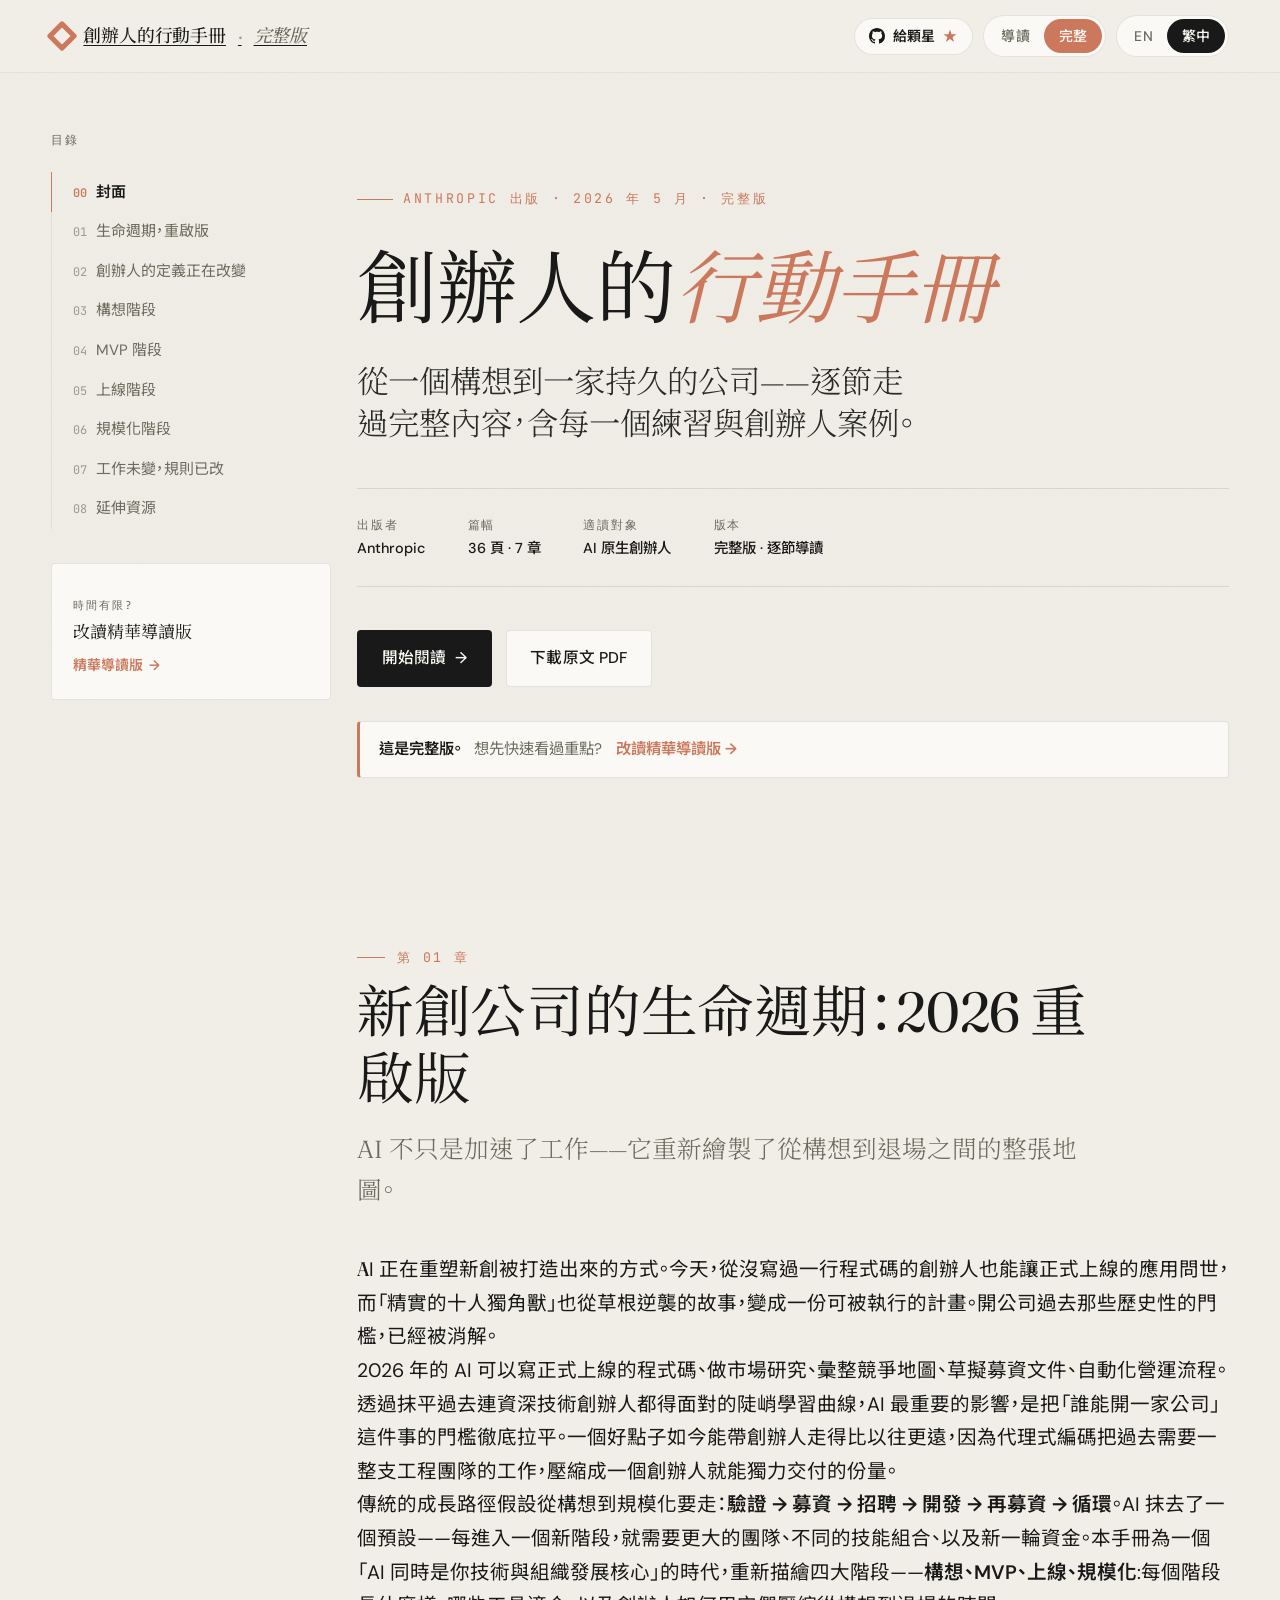
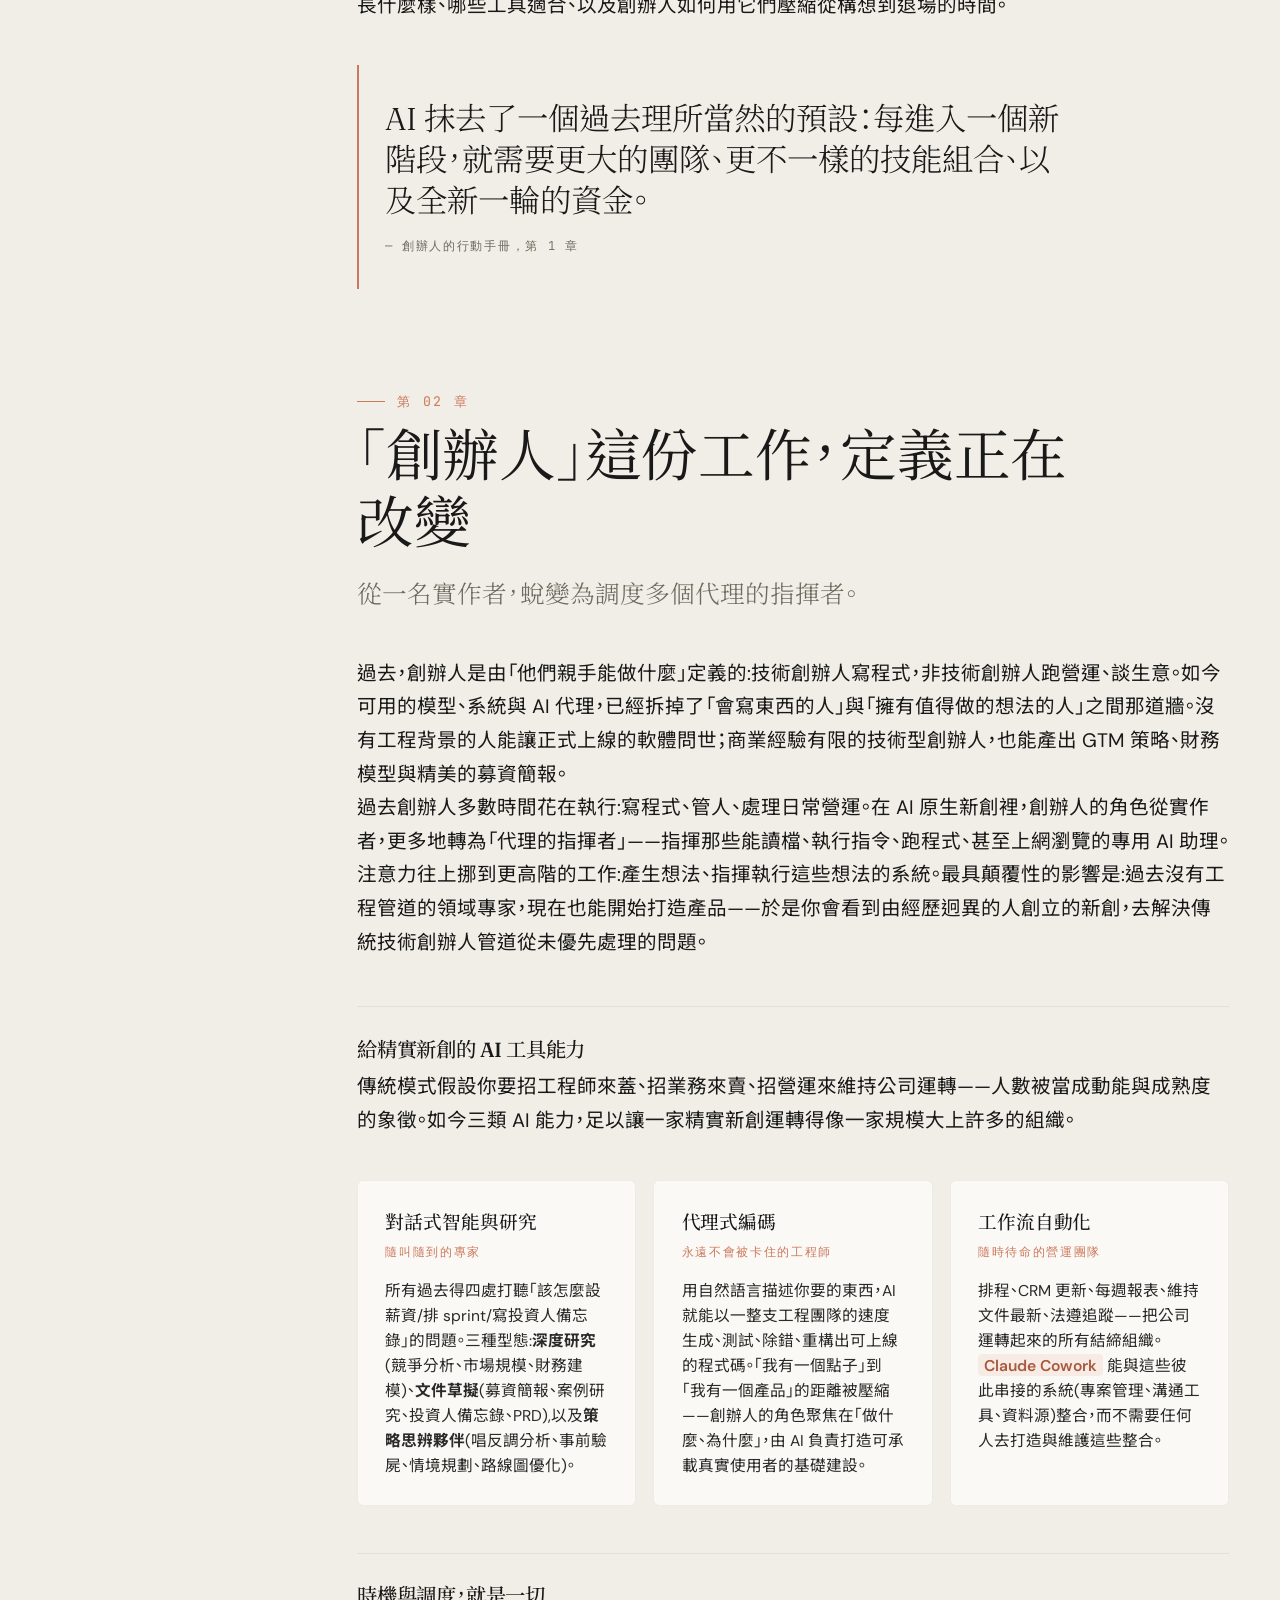
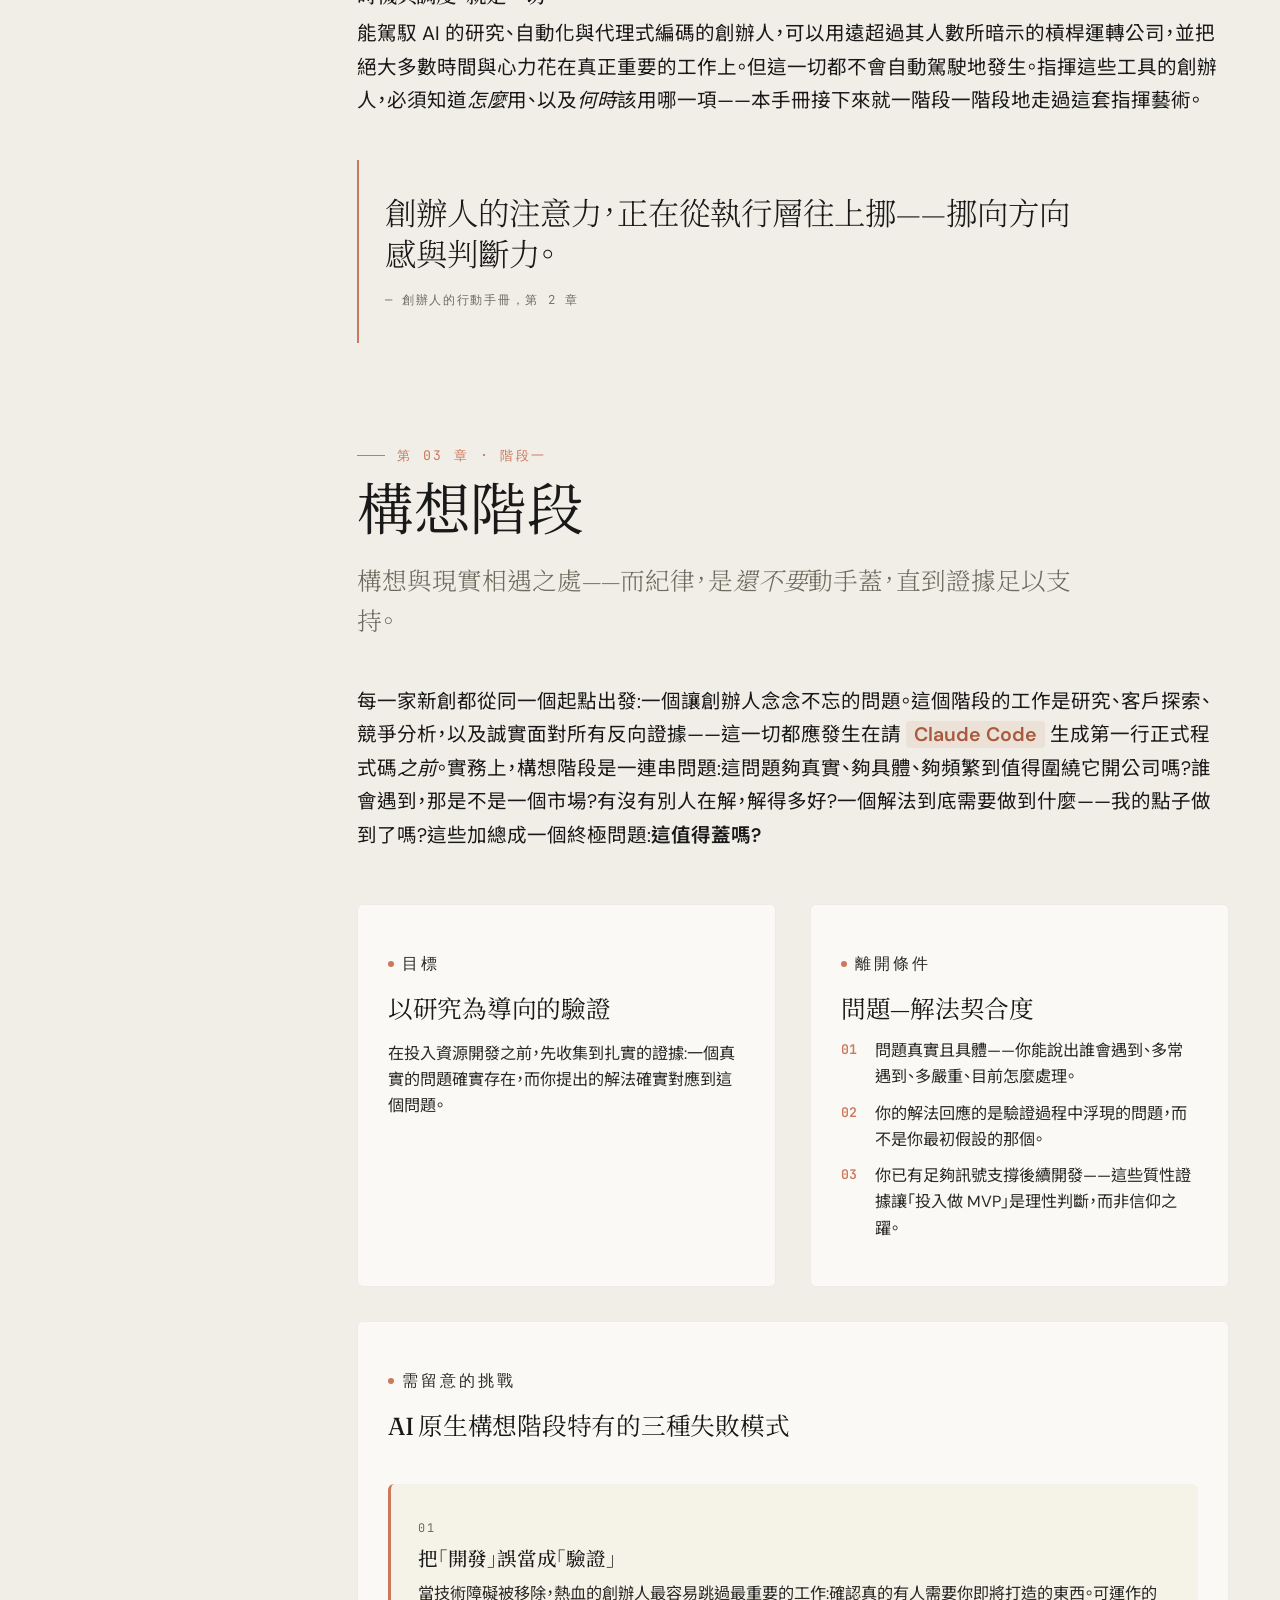
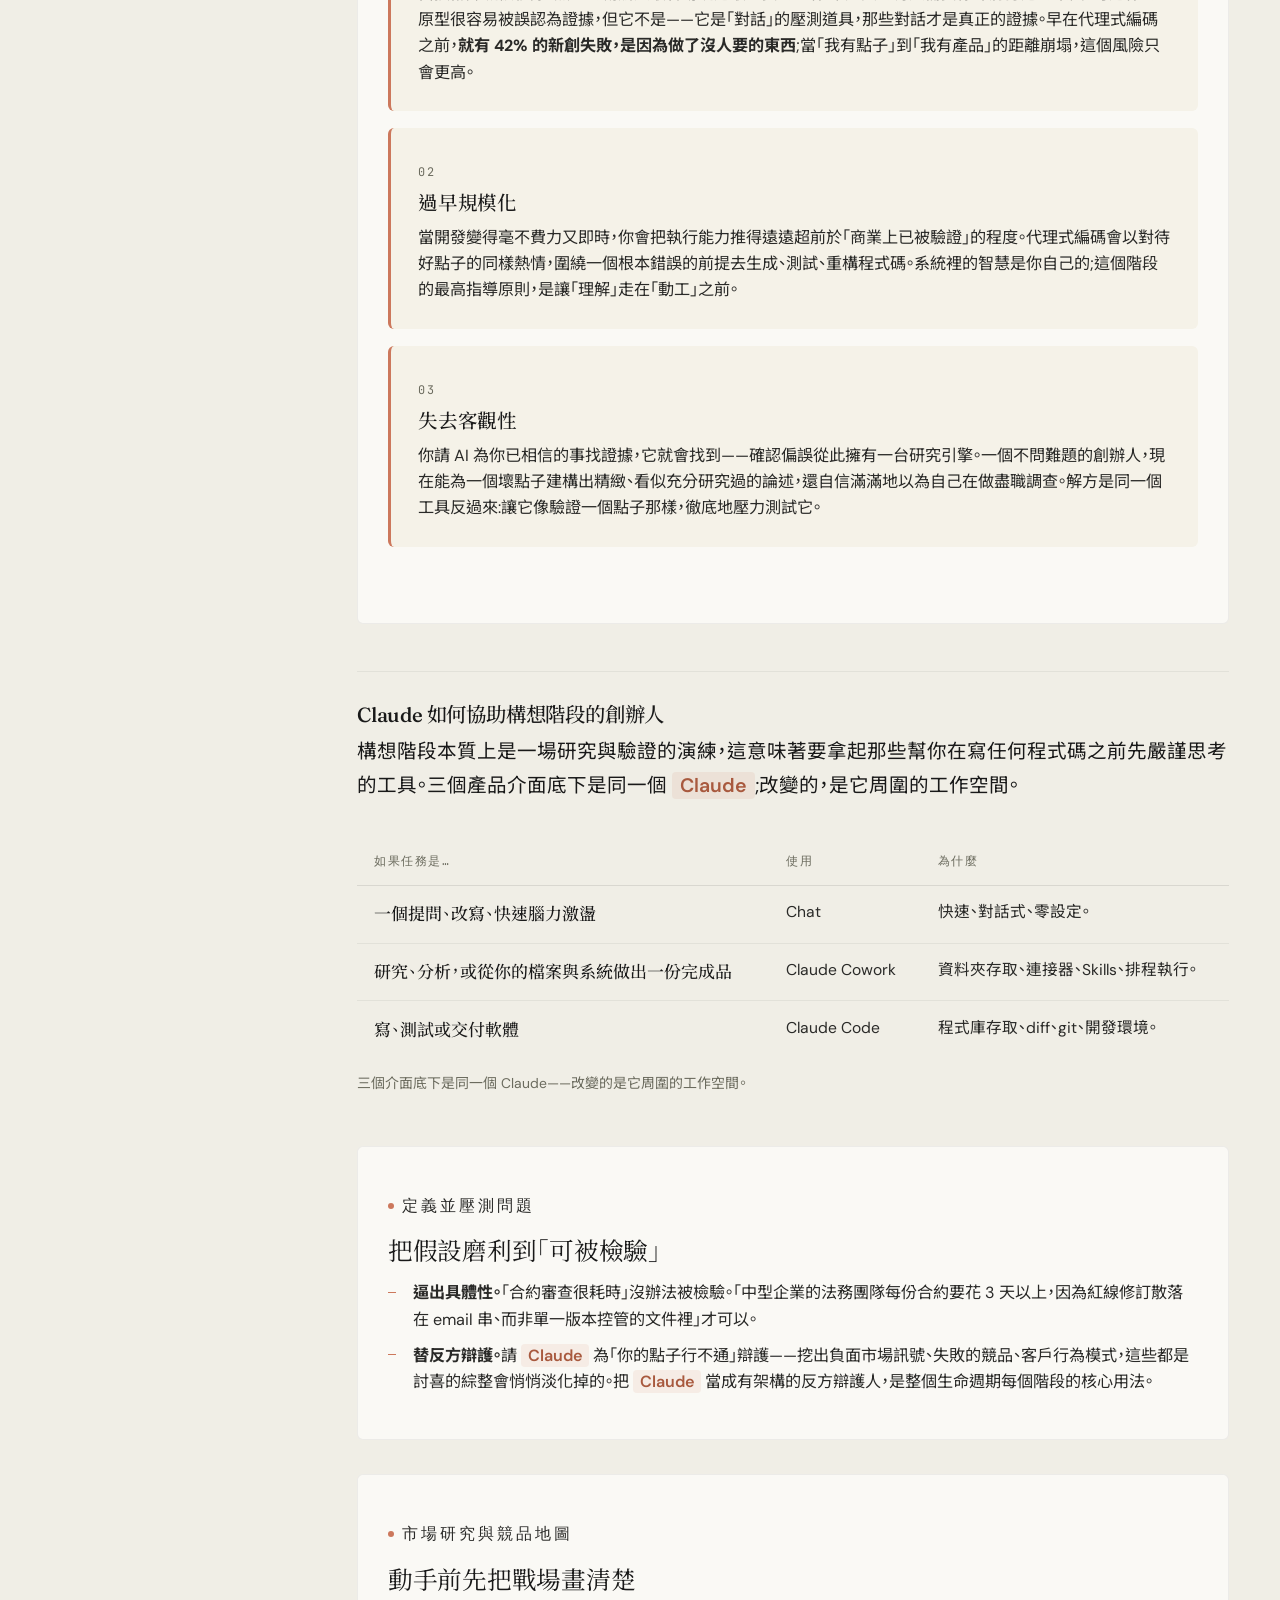
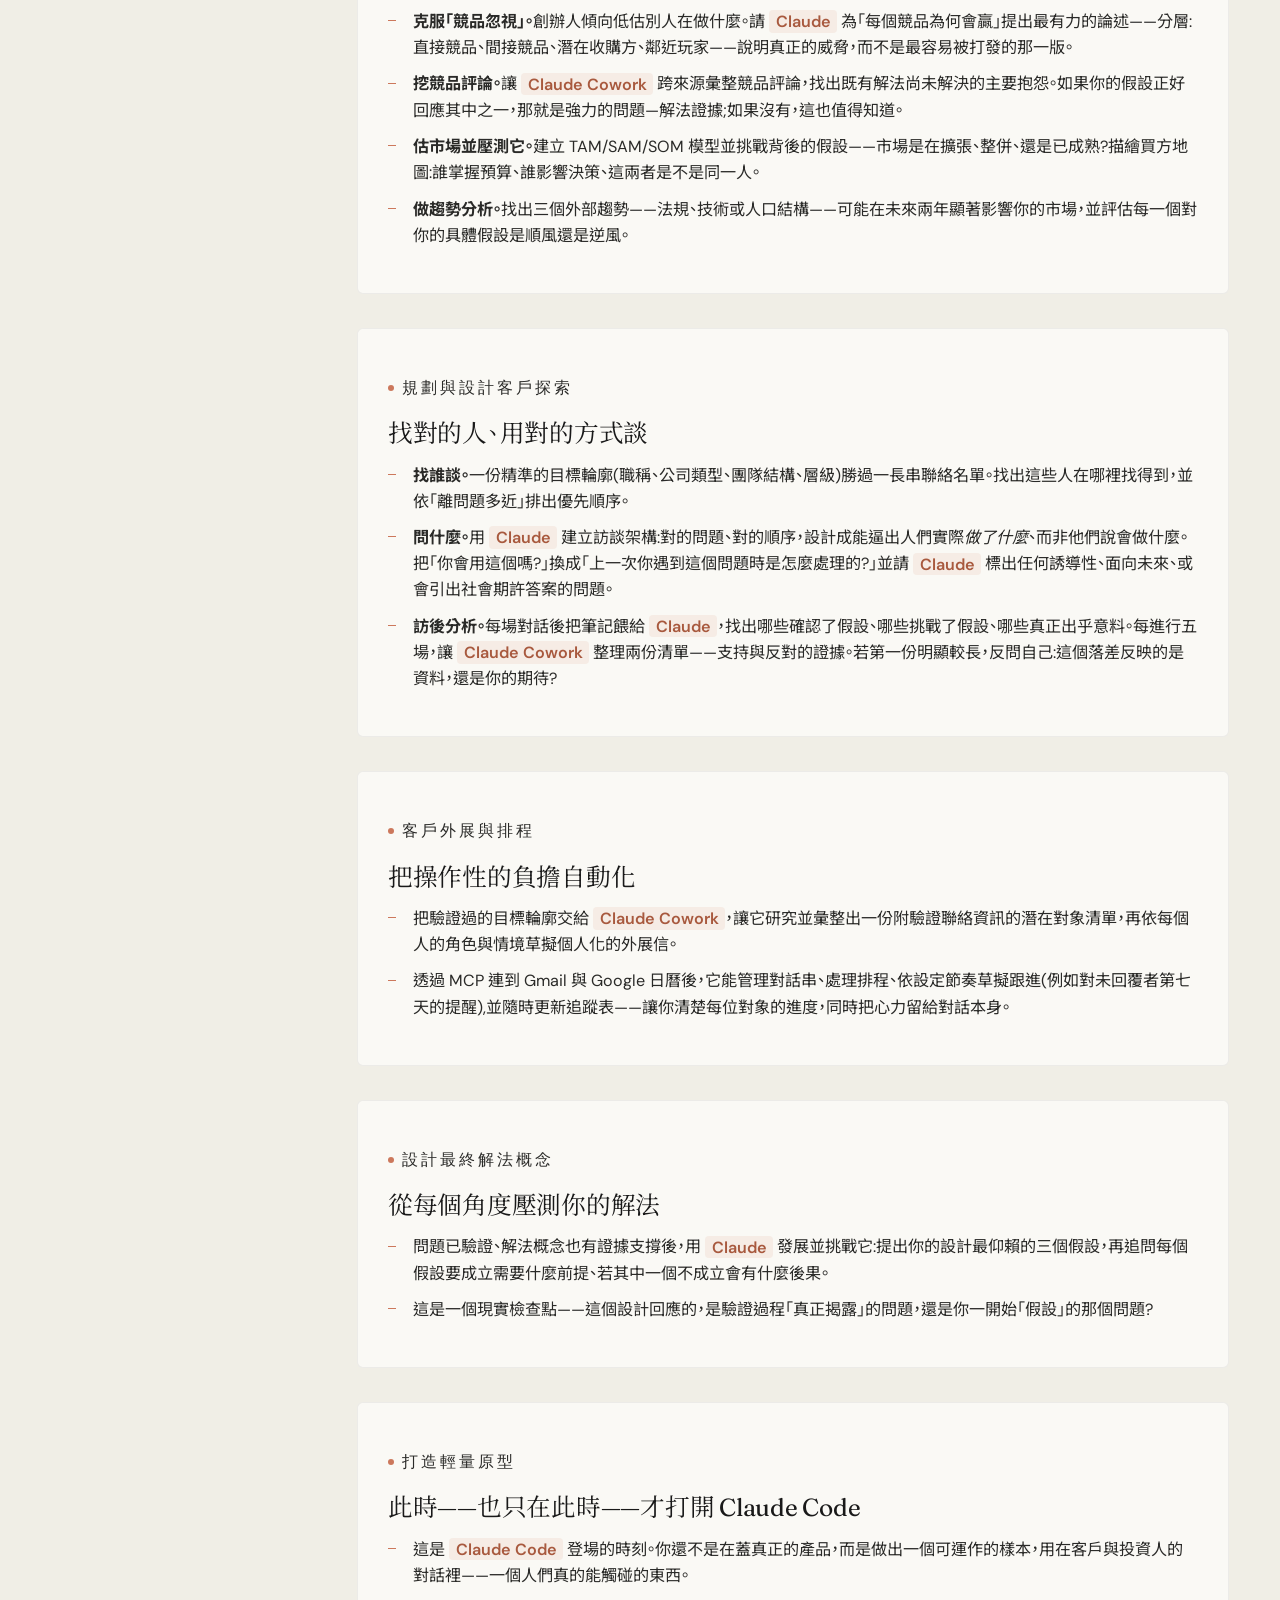
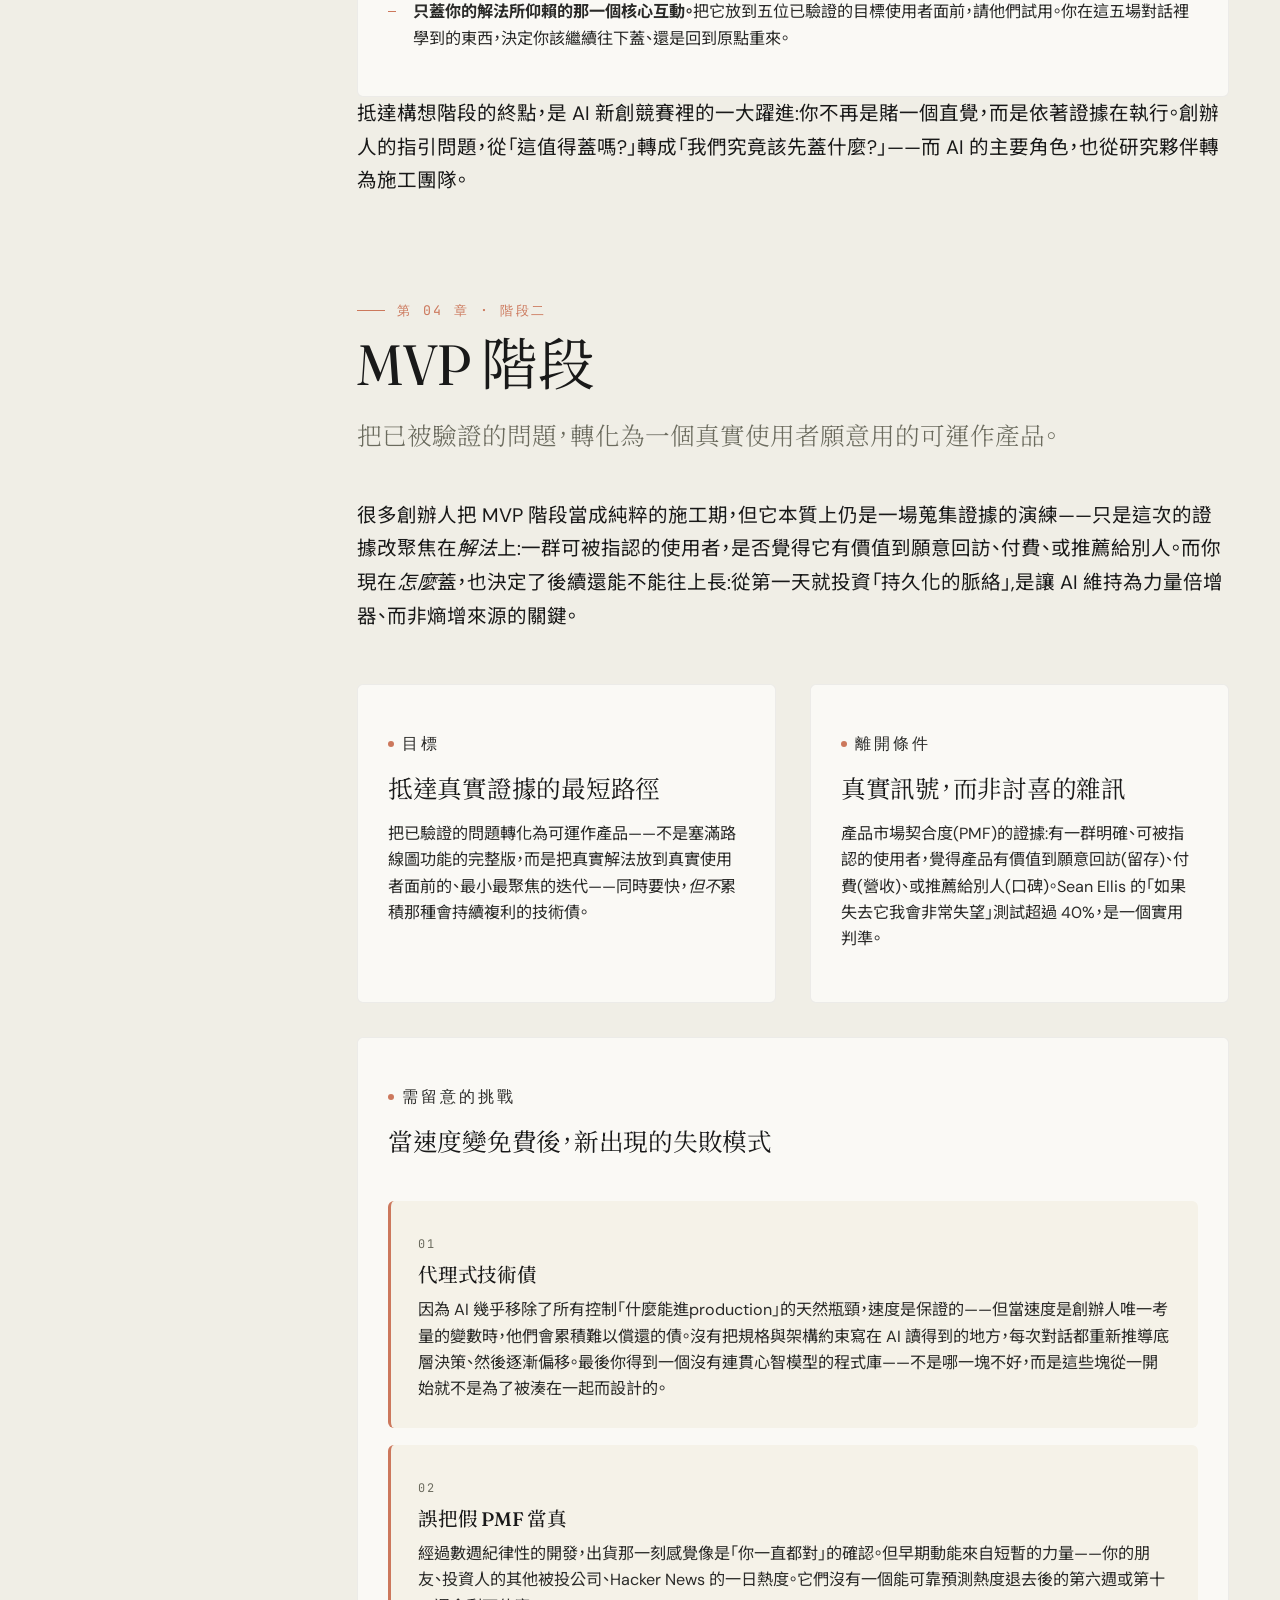
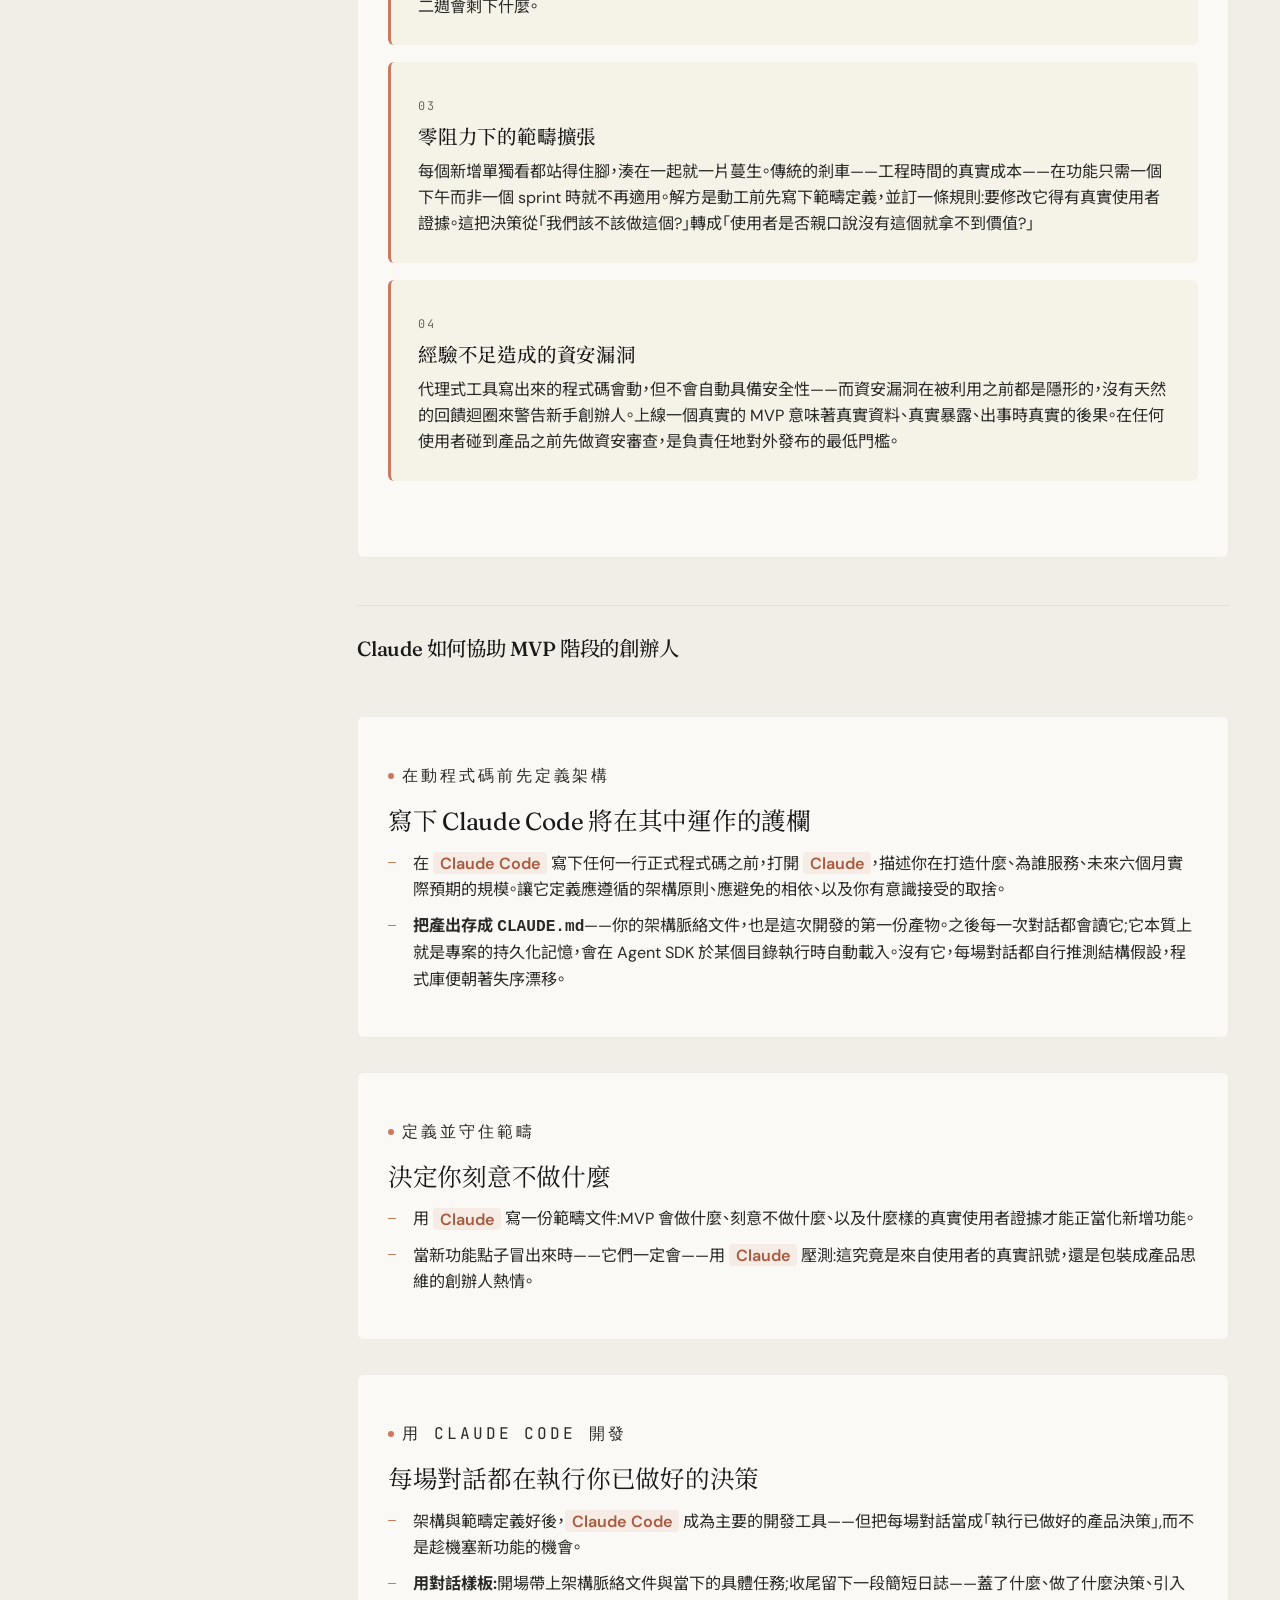
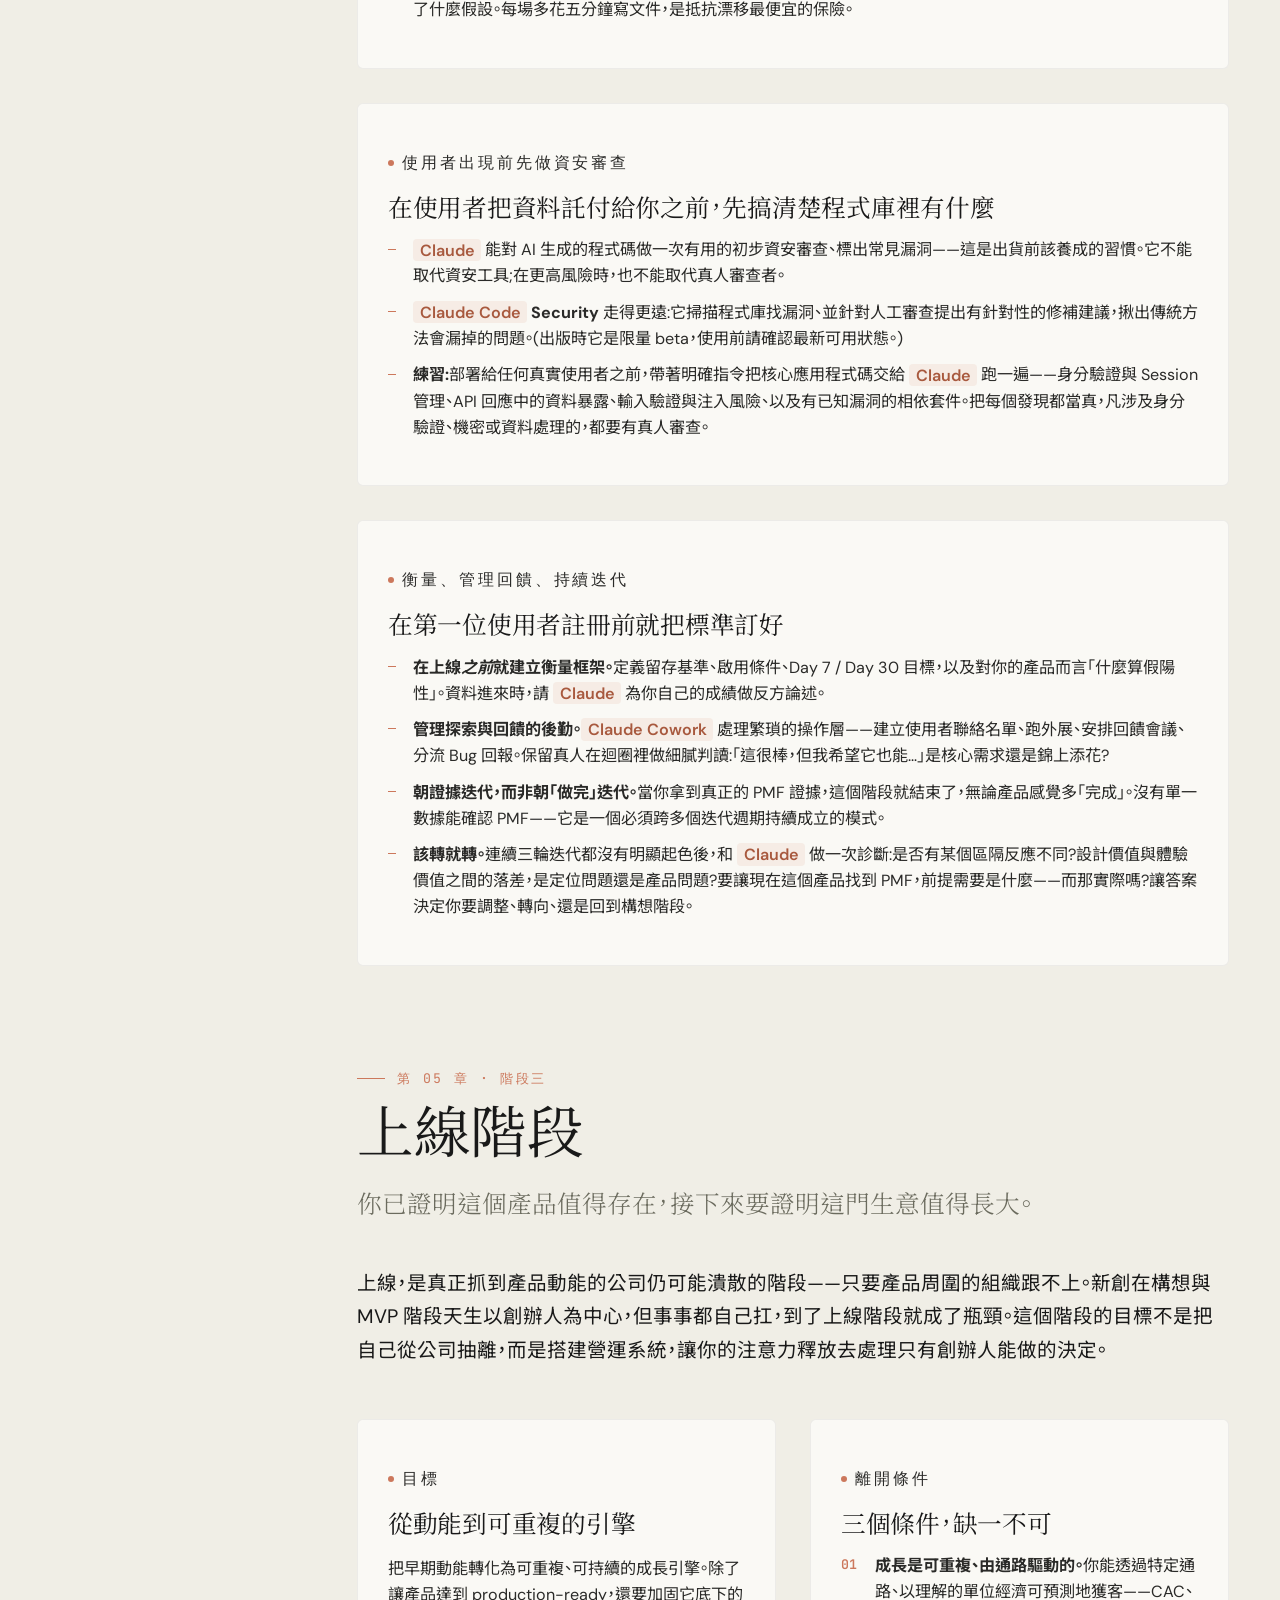
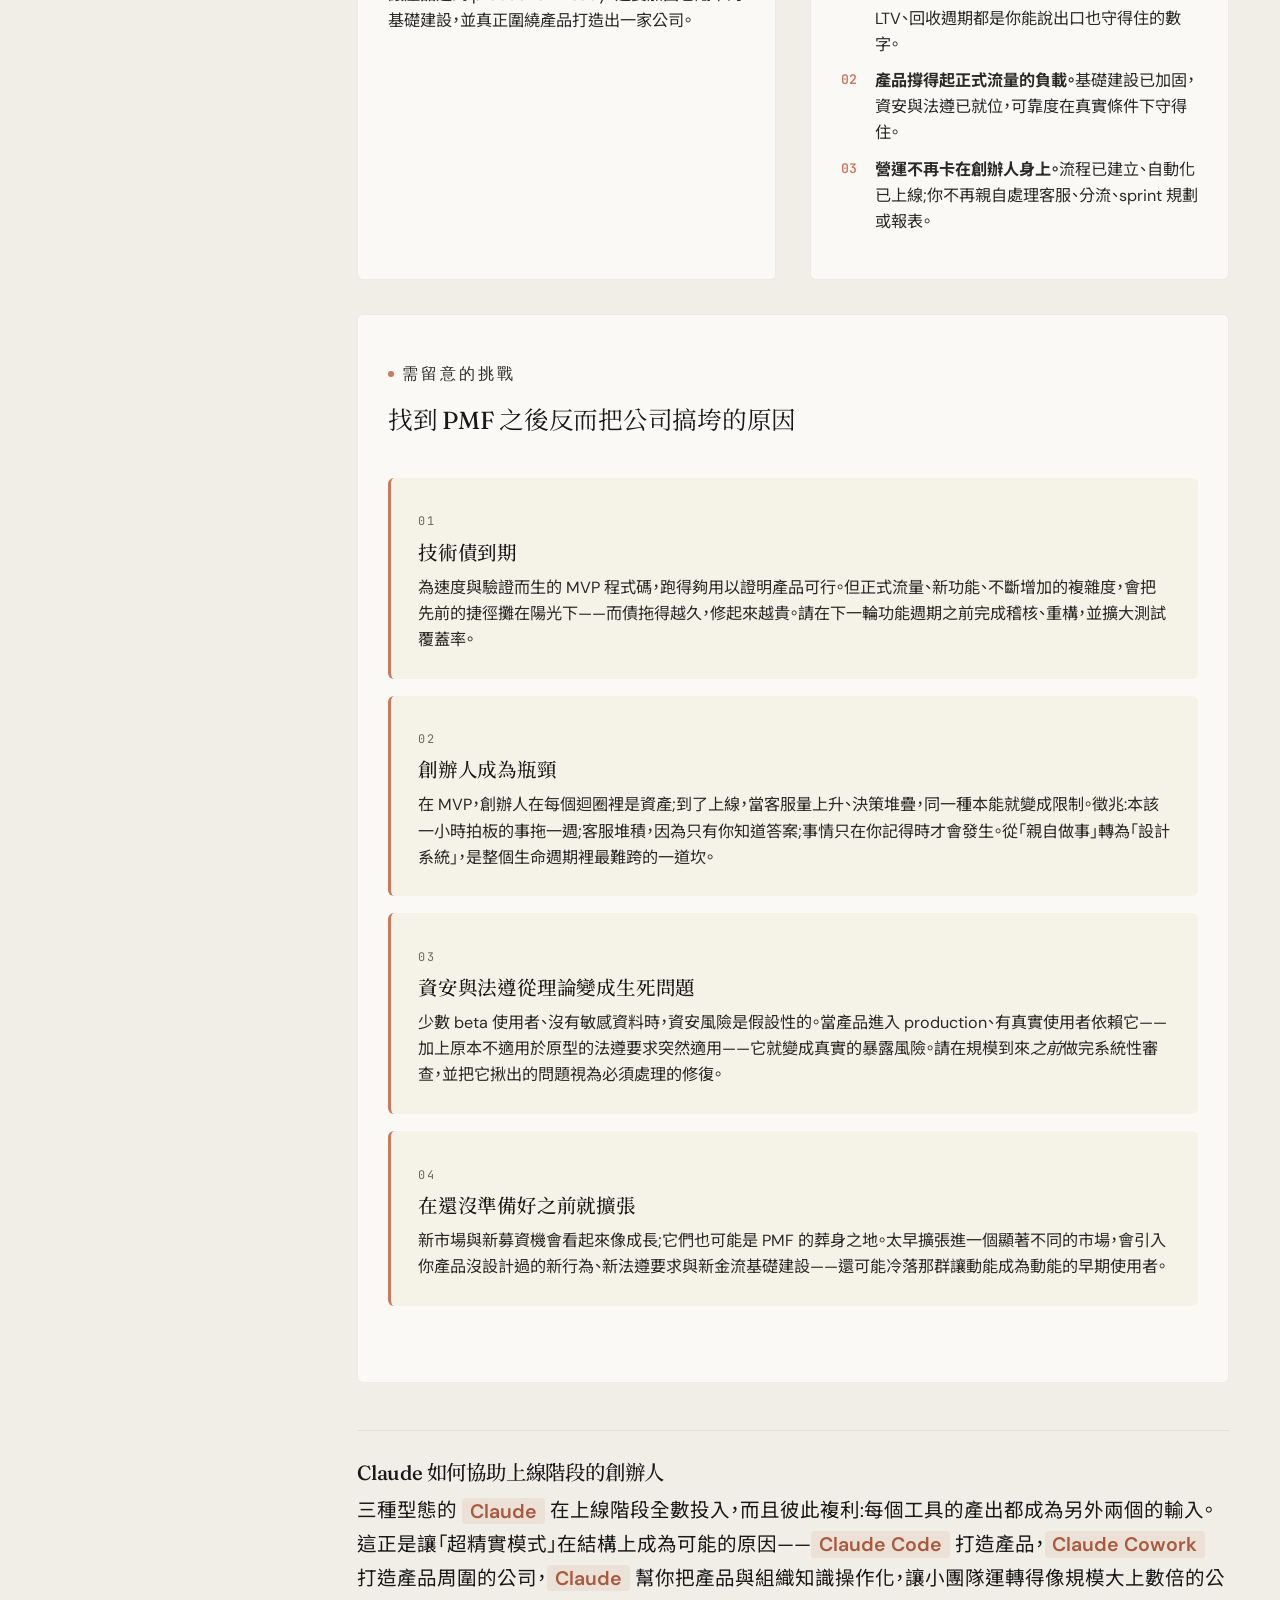
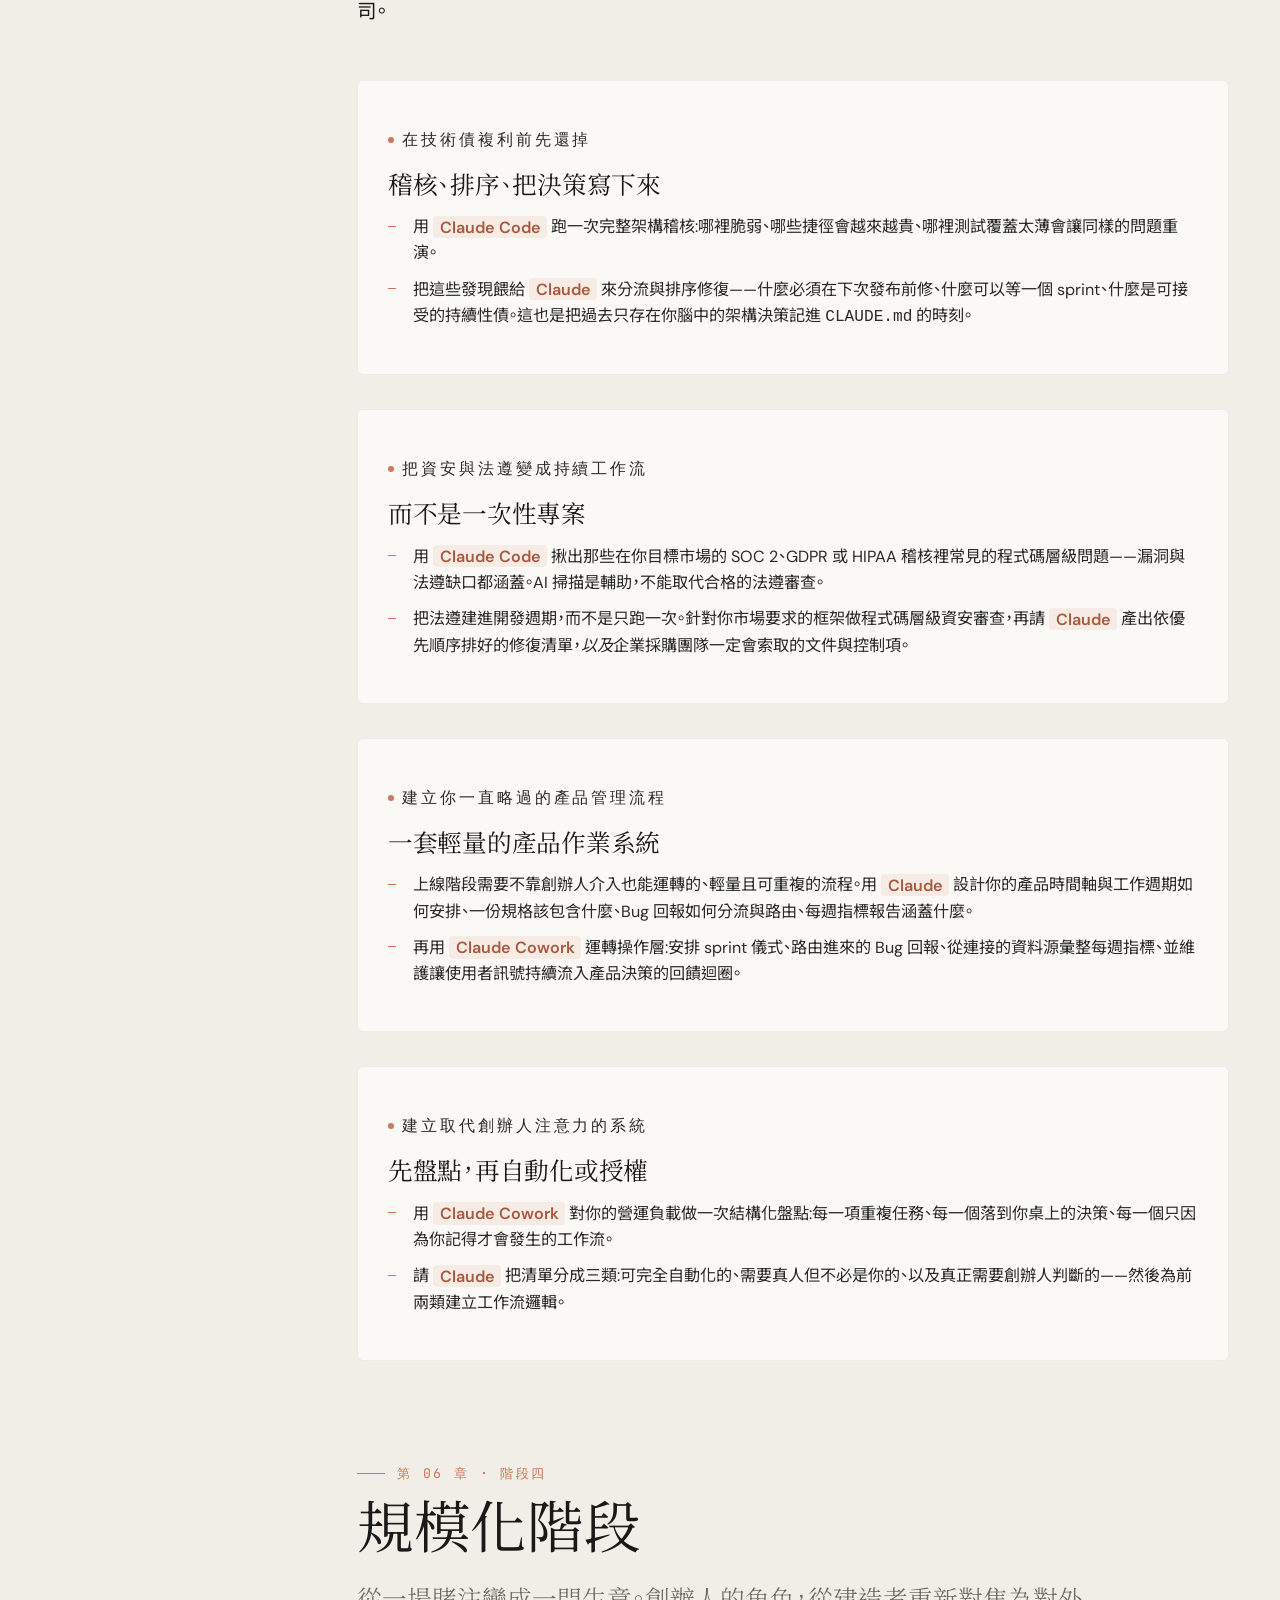
<file: full/zh-Hant/index.html>
<!DOCTYPE html>
<html lang="zh-Hant">
<head>
<meta charset="UTF-8">
<meta name="viewport" content="width=device-width, initial-scale=1">
<!-- Google tag (gtag.js) -->
<script async src="https://www.googletagmanager.com/gtag/js?id=G-MPSG5FYJH4"></script>
<script>
  window.dataLayer = window.dataLayer || [];
  function gtag(){dataLayer.push(arguments);}
  gtag('js', new Date());
  gtag('config', 'G-MPSG5FYJH4');
</script>
<title>創辦人的行動手冊 · 完整版</title>
<meta name="description" content="Anthropic《創辦人的行動手冊》完整導讀版——逐節涵蓋構想、MVP、上線、規模化四大階段，含所有練習與創辦人案例。">
<meta property="og:title" content="創辦人的行動手冊 · 完整版">
<meta property="og:description" content="Anthropic 為 AI 原生創辦人撰寫的行動手冊，逐節完整導讀版。">
<meta property="og:type" content="article">
<meta property="og:url" content="https://anthropic-the-founder-playbook.peteraim.com/full/zh-Hant/">
<link rel="canonical" href="https://anthropic-the-founder-playbook.peteraim.com/full/zh-Hant/">
<link rel="alternate" hreflang="en" href="https://anthropic-the-founder-playbook.peteraim.com/full/">
<link rel="alternate" hreflang="zh-Hant" href="https://anthropic-the-founder-playbook.peteraim.com/full/zh-Hant/">
<link rel="alternate" hreflang="x-default" href="https://anthropic-the-founder-playbook.peteraim.com/full/">
<link rel="preconnect" href="https://fonts.googleapis.com">
<link rel="preconnect" href="https://fonts.gstatic.com" crossorigin>
<link href="https://fonts.googleapis.com/css2?family=Fraunces:ital,opsz,wght,SOFT@0,9..144,300..600,30..100;1,9..144,300..600,30..100&family=DM+Sans:wght@300;400;500;600;700&family=JetBrains+Mono:wght@400;500&family=Noto+Serif+TC:wght@300;400;500;700&family=Noto+Sans+TC:wght@300;400;500;700&display=swap" rel="stylesheet">
<link rel="stylesheet" href="../../assets/styles.css">
<link rel="icon" href="data:image/svg+xml,%3Csvg xmlns='http://www.w3.org/2000/svg' viewBox='0 0 16 16'%3E%3Crect width='10' height='10' x='3' y='3' fill='%23CC785C' transform='rotate(45 8 8)'/%3E%3Crect width='4' height='4' x='6' y='6' fill='%23F0EEE6' transform='rotate(45 8 8)'/%3E%3C/svg%3E">
  <meta property="og:image" content="https://anthropic-the-founder-playbook.peteraim.com/og-image.png">
  <meta property="og:image:width" content="1200">
  <meta property="og:image:height" content="630">
  <meta name="twitter:image" content="https://anthropic-the-founder-playbook.peteraim.com/og-image.png">
  <meta name="twitter:card" content="summary_large_image">
</head>
<body>

<div class="progress" aria-hidden="true"></div>

<header class="site-header">
  <div class="site-header__inner">
    <a class="brand" href="#cover" aria-label="創辦人的行動手冊首頁">
      <span class="brand__mark" aria-hidden="true"></span>
      <span>創辦人的行動手冊</span>
      <span class="brand__sep">·</span>
      <span class="brand__sub">完整版</span>
    </a>
    <div class="site-header__actions">
      <a class="ghstar" href="https://github.com/tingwei161803/anthropic-the-founder-playbook" target="_blank" rel="noopener" aria-label="到 GitHub 為這個專案按星星">
        <svg class="ghstar__logo" viewBox="0 0 16 16" aria-hidden="true" fill="currentColor"><path d="M8 0C3.58 0 0 3.58 0 8c0 3.54 2.29 6.53 5.47 7.59.4.07.55-.17.55-.38 0-.19-.01-.82-.01-1.49-2.01.37-2.53-.49-2.69-.94-.09-.23-.48-.94-.82-1.13-.28-.15-.68-.52-.01-.53.63-.01 1.08.58 1.23.82.72 1.21 1.87.87 2.33.66.07-.52.28-.87.51-1.07-1.78-.2-3.64-.89-3.64-3.95 0-.87.31-1.59.82-2.15-.08-.2-.36-1.02.08-2.12 0 0 .67-.21 2.2.82.64-.18 1.32-.27 2-.27.68 0 1.36.09 2 .27 1.53-1.04 2.2-.82 2.2-.82.44 1.1.16 1.92.08 2.12.51.56.82 1.27.82 2.15 0 3.07-1.87 3.75-3.65 3.95.29.25.54.73.54 1.48 0 1.07-.01 1.93-.01 2.2 0 .21.15.46.55.38A8.013 8.013 0 0016 8c0-4.42-3.58-8-8-8z"></path></svg>
        <span class="ghstar__text">給顆星</span>
        <span class="ghstar__star" aria-hidden="true">★</span>
        <span class="ghstar__count" hidden></span>
      </a>
      <nav class="ver-switch" aria-label="版本">
        <a href="../../zh-Hant/" data-version-link>導讀</a>
        <a href="./" aria-current="true">完整</a>
      </nav>
      <nav class="lang-switch" aria-label="語言">
        <a href="../" data-lang-link>EN</a>
        <a href="./" aria-current="true">繁中</a>
      </nav>
    </div>
  </div>
</header>

<div class="layout">

  <!-- ============ TOC ============ -->
  <aside class="toc" aria-label="目錄">
    <button class="toc__toggle" type="button">目錄</button>
    <div class="toc__panel">
      <p class="toc__label">目錄</p>
      <ol class="toc__list">
        <li class="toc__item" data-target="cover"><a href="#cover"><span class="toc__num">00</span>封面</a></li>
        <li class="toc__item" data-target="ch01"><a href="#ch01"><span class="toc__num">01</span>生命週期，重啟版</a></li>
        <li class="toc__item" data-target="ch02"><a href="#ch02"><span class="toc__num">02</span>創辦人的定義正在改變</a></li>
        <li class="toc__item" data-target="ch03"><a href="#ch03"><span class="toc__num">03</span>構想階段</a></li>
        <li class="toc__item" data-target="ch04"><a href="#ch04"><span class="toc__num">04</span>MVP 階段</a></li>
        <li class="toc__item" data-target="ch05"><a href="#ch05"><span class="toc__num">05</span>上線階段</a></li>
        <li class="toc__item" data-target="ch06"><a href="#ch06"><span class="toc__num">06</span>規模化階段</a></li>
        <li class="toc__item" data-target="ch07"><a href="#ch07"><span class="toc__num">07</span>工作未變，規則已改</a></li>
        <li class="toc__item" data-target="resources"><a href="#resources"><span class="toc__num">08</span>延伸資源</a></li>
      </ol>

      <div class="toc__cta">
        <p class="toc__cta-label">時間有限?</p>
        <p class="toc__cta-title">改讀精華導讀版</p>
        <a class="toc__cta-link" href="../../zh-Hant/" data-version-link>精華導讀版</a>
      </div>
    </div>
  </aside>

  <!-- ============ MAIN ============ -->
  <main class="main">
<!-- ====== Cover / Hero ====== -->
    <section class="section hero" id="cover">
      <p class="hero__eyebrow">Anthropic 出版 · 2026 年 5 月 · 完整版</p>
      <h1 class="hero__title">創辦人的<em>行動手冊</em></h1>
      <p class="hero__lede">從一個構想到一家持久的公司——逐節走過完整內容，含每一個練習與創辦人案例。</p>

      <div class="hero__meta">
        <div class="hero__meta-item">
          <span class="hero__meta-label">出版者</span>
          <span class="hero__meta-value">Anthropic</span>
        </div>
        <div class="hero__meta-item">
          <span class="hero__meta-label">篇幅</span>
          <span class="hero__meta-value">36 頁 · 7 章</span>
        </div>
        <div class="hero__meta-item">
          <span class="hero__meta-label">適讀對象</span>
          <span class="hero__meta-value">AI 原生創辦人</span>
        </div>
        <div class="hero__meta-item">
          <span class="hero__meta-label">版本</span>
          <span class="hero__meta-value">完整版 · 逐節導讀</span>
        </div>
      </div>

      <div class="hero__actions">
        <a class="btn btn--primary" href="#ch01">
          開始閱讀 <span class="btn__arrow">→</span>
        </a>
        <a class="btn btn--secondary" href="https://cdn.prod.website-files.com/6889473510b50328dbb70ae6/69fe2a55b93bb0732b1fe33c_The-Founders-Playbook-05062026_v3%20(1).pdf" target="_blank" rel="noopener">
          下載原文 PDF
        </a>
      </div>

      <p class="hero__more">
        <strong>這是完整版。</strong>
        <span>想先快速看過重點?</span>
        <a href="../../zh-Hant/" data-version-link="">改讀精華導讀版</a>
      </p>
    </section>

    <!-- ====== Chapter 1 ====== -->
    <section class="section" id="ch01">
      <header class="chapter__head">
        <span class="chapter__num">第 01 章</span>
        <h2 class="chapter__title">新創公司的生命週期：2026 重啟版</h2>
        <p class="chapter__sub">AI 不只是加速了工作——它重新繪製了從構想到退場之間的整張地圖。</p>
      </header>

      <div class="prose">
        <p class="dropcap">AI 正在重塑新創被打造出來的方式。今天，從沒寫過一行程式碼的創辦人也能讓正式上線的應用問世，而「精實的十人獨角獸」也從草根逆襲的故事，變成一份可被執行的計畫。開公司過去那些歷史性的門檻，已經被消解。</p>
        <p>2026 年的 AI 可以寫正式上線的程式碼、做市場研究、彙整競爭地圖、草擬募資文件、自動化營運流程。透過抹平過去連資深技術創辦人都得面對的陡峭學習曲線，AI 最重要的影響，是把「誰能開一家公司」這件事的門檻徹底拉平。一個好點子如今能帶創辦人走得比以往更遠，因為代理式編碼把過去需要一整支工程團隊的工作，壓縮成一個創辦人就能獨力交付的份量。</p>
        <p>傳統的成長路徑假設從構想到規模化要走：<strong>驗證 → 募資 → 招聘 → 開發 → 再募資 → 循環</strong>。AI 抹去了一個預設——每進入一個新階段，就需要更大的團隊、不同的技能組合、以及新一輪資金。本手冊為一個「AI 同時是你技術與組織發展核心」的時代，重新描繪四大階段——<strong>構想、MVP、上線、規模化</strong>:每個階段長什麼樣、哪些工具適合、以及創辦人如何用它們壓縮從構想到退場的時間。</p>
      </div>

      <blockquote class="pullquote">
        AI 抹去了一個過去理所當然的預設：每進入一個新階段，就需要更大的團隊、更不一樣的技能組合、以及全新一輪的資金。
        <span class="pullquote__attr">— 創辦人的行動手冊，第 1 章</span>
      </blockquote>
    </section>

    <!-- ====== Chapter 2 ====== -->
    <section class="section" id="ch02">
      <header class="chapter__head">
        <span class="chapter__num">第 02 章</span>
        <h2 class="chapter__title">「創辦人」這份工作，定義正在改變</h2>
        <p class="chapter__sub">從一名實作者，蛻變為調度多個代理的指揮者。</p>
      </header>

      <div class="prose">
        <p>過去，創辦人是由「他們親手能做什麼」定義的:技術創辦人寫程式，非技術創辦人跑營運、談生意。如今可用的模型、系統與 AI 代理，已經拆掉了「會寫東西的人」與「擁有值得做的想法的人」之間那道牆。沒有工程背景的人能讓正式上線的軟體問世；商業經驗有限的技術型創辦人，也能產出 GTM 策略、財務模型與精美的募資簡報。</p>
        <p>過去創辦人多數時間花在執行:寫程式、管人、處理日常營運。在 AI 原生新創裡，創辦人的角色從實作者，更多地轉為「代理的指揮者」——指揮那些能讀檔、執行指令、跑程式、甚至上網瀏覽的專用 AI 助理。注意力往上挪到更高階的工作:產生想法、指揮執行這些想法的系統。最具顛覆性的影響是:過去沒有工程管道的領域專家，現在也能開始打造產品——於是你會看到由經歷迥異的人創立的新創，去解決傳統技術創辦人管道從未優先處理的問題。</p>
      </div>

      <h3 class="section-h">給精實新創的 AI 工具能力</h3>
      <div class="prose">
        <p>傳統模式假設你要招工程師來蓋、招業務來賣、招營運來維持公司運轉——人數被當成動能與成熟度的象徵。如今三類 AI 能力，足以讓一家精實新創運轉得像一家規模大上許多的組織。</p>
      </div>

      <div class="tools">
        <article class="tool">
          <h3 class="tool__name">對話式智能與研究</h3>
          <span class="tool__when">隨叫隨到的專家</span>
          <p class="tool__desc">所有過去得四處打聽「該怎麼設薪資/排 sprint/寫投資人備忘錄」的問題。三種型態:<strong>深度研究</strong>(競爭分析、市場規模、財務建模)、<strong>文件草擬</strong>(募資簡報、案例研究、投資人備忘錄、PRD),以及<strong>策略思辨夥伴</strong>(唱反調分析、事前驗屍、情境規劃、路線圖優化)。</p>
        </article>
        <article class="tool">
          <h3 class="tool__name">代理式編碼</h3>
          <span class="tool__when">永遠不會被卡住的工程師</span>
          <p class="tool__desc">用自然語言描述你要的東西，AI 就能以一整支工程團隊的速度生成、測試、除錯、重構出可上線的程式碼。「我有一個點子」到「我有一個產品」的距離被壓縮——創辦人的角色聚焦在「做什麼、為什麼」，由 AI 負責打造可承載真實使用者的基礎建設。</p>
        </article>
        <article class="tool">
          <h3 class="tool__name">工作流自動化</h3>
          <span class="tool__when">隨時待命的營運團隊</span>
          <p class="tool__desc">排程、CRM 更新、每週報表、維持文件最新、法遵追蹤——把公司運轉起來的所有結締組織。<span class="product is-lit">Claude Cowork</span> 能與這些彼此串接的系統(專案管理、溝通工具、資料源)整合，而不需要任何人去打造與維護這些整合。</p>
        </article>
      </div>

      <h3 class="section-h">時機與調度，就是一切</h3>
      <div class="prose">
        <p>能駕馭 AI 的研究、自動化與代理式編碼的創辦人，可以用遠超過其人數所暗示的槓桿運轉公司，並把絕大多數時間與心力花在真正重要的工作上。但這一切都不會自動駕駛地發生。指揮這些工具的創辦人，必須知道<em>怎麼</em>用、以及<em>何時</em>該用哪一項——本手冊接下來就一階段一階段地走過這套指揮藝術。</p>
      </div>

      <blockquote class="pullquote">
        創辦人的注意力，正在從執行層往上挪——挪向方向感與判斷力。
        <span class="pullquote__attr">— 創辦人的行動手冊，第 2 章</span>
      </blockquote>
    </section>

    <!-- ====== Chapter 3 — Idea ====== -->
    <section class="section" id="ch03">
      <header class="chapter__head">
        <span class="chapter__num">第 03 章 · 階段一</span>
        <h2 class="chapter__title">構想階段</h2>
        <p class="chapter__sub">構想與現實相遇之處——而紀律，是<em>還不要</em>動手蓋，直到證據足以支持。</p>
      </header>

      <div class="prose">
        <p>每一家新創都從同一個起點出發:一個讓創辦人念念不忘的問題。這個階段的工作是研究、客戶探索、競爭分析，以及誠實面對所有反向證據——這一切都應發生在請 <span class="product is-lit">Claude Code</span> 生成第一行正式程式碼<em>之前</em>。實務上，構想階段是一連串問題:這問題夠真實、夠具體、夠頻繁到值得圍繞它開公司嗎?誰會遇到，那是不是一個市場?有沒有別人在解，解得多好?一個解法到底需要做到什麼——我的點子做到了嗎?這些加總成一個終極問題:<strong>這值得蓋嗎?</strong></p>
      </div>

      <div class="stage">
        <div class="stage__block">
          <p class="stage__block-label">目標</p>
          <h3>以研究為導向的驗證</h3>
          <p>在投入資源開發之前，先收集到扎實的證據:一個真實的問題確實存在，而你提出的解法確實對應到這個問題。</p>
        </div>

        <div class="stage__block">
          <p class="stage__block-label">離開條件</p>
          <h3>問題—解法契合度</h3>
          <ol>
            <li>問題真實且具體——你能說出誰會遇到、多常遇到、多嚴重、目前怎麼處理。</li>
            <li>你的解法回應的是驗證過程中浮現的問題，而不是你最初假設的那個。</li>
            <li>你已有足夠訊號支撐後續開發——這些質性證據讓「投入做 MVP」是理性判斷，而非信仰之躍。</li>
          </ol>
        </div>

        <div class="stage__block stage__block--wide">
          <p class="stage__block-label">需留意的挑戰</p>
          <h3>AI 原生構想階段特有的三種失敗模式</h3>
          <div class="challenges">
            <div class="challenge">
              <span class="challenge__num">01</span>
              <h4 class="challenge__title">把「開發」誤當成「驗證」</h4>
              <p class="challenge__body">當技術障礙被移除，熱血的創辦人最容易跳過最重要的工作:確認真的有人需要你即將打造的東西。可運作的原型很容易被誤認為證據，但它不是——它是「對話」的壓測道具，那些對話才是真正的證據。早在代理式編碼之前，<strong>就有 42% 的新創失敗，是因為做了沒人要的東西</strong>;當「我有點子」到「我有產品」的距離崩塌，這個風險只會更高。</p>
            </div>
            <div class="challenge">
              <span class="challenge__num">02</span>
              <h4 class="challenge__title">過早規模化</h4>
              <p class="challenge__body">當開發變得毫不費力又即時，你會把執行能力推得遠遠超前於「商業上已被驗證」的程度。代理式編碼會以對待好點子的同樣熱情，圍繞一個根本錯誤的前提去生成、測試、重構程式碼。系統裡的智慧是你自己的;這個階段的最高指導原則，是讓「理解」走在「動工」之前。</p>
            </div>
            <div class="challenge">
              <span class="challenge__num">03</span>
              <h4 class="challenge__title">失去客觀性</h4>
              <p class="challenge__body">你請 AI 為你已相信的事找證據，它就會找到——確認偏誤從此擁有一台研究引擎。一個不問難題的創辦人，現在能為一個壞點子建構出精緻、看似充分研究過的論述，還自信滿滿地以為自己在做盡職調查。解方是同一個工具反過來:讓它像驗證一個點子那樣，徹底地壓力測試它。</p>
            </div>
          </div>
        </div>
      </div>

      <h3 class="section-h">Claude 如何協助構想階段的創辦人</h3>
      <div class="prose">
        <p>構想階段本質上是一場研究與驗證的演練，這意味著要拿起那些幫你在寫任何程式碼之前先嚴謹思考的工具。三個產品介面底下是同一個 <span class="product is-lit">Claude</span>;改變的，是它周圍的工作空間。</p>
      </div>

      <table class="decision">
        <caption>三個介面底下是同一個 Claude——改變的是它周圍的工作空間。</caption>
        <thead>
          <tr><th scope="col">如果任務是…</th><th scope="col">使用</th><th scope="col">為什麼</th></tr>
        </thead>
        <tbody>
          <tr>
            <th scope="row">一個提問、改寫、快速腦力激盪</th>
            <td data-label="使用">Chat</td>
            <td data-label="為什麼">快速、對話式、零設定。</td>
          </tr>
          <tr>
            <th scope="row">研究、分析，或從你的檔案與系統做出一份完成品</th>
            <td data-label="使用">Claude Cowork</td>
            <td data-label="為什麼">資料夾存取、連接器、Skills、排程執行。</td>
          </tr>
          <tr>
            <th scope="row">寫、測試或交付軟體</th>
            <td data-label="使用">Claude Code</td>
            <td data-label="為什麼">程式庫存取、diff、git、開發環境。</td>
          </tr>
        </tbody>
      </table>

      <div class="stage">
        <div class="stage__block stage__block--wide">
          <p class="stage__block-label">定義並壓測問題</p>
          <h3>把假設磨利到「可被檢驗」</h3>
          <ul>
            <li><strong>逼出具體性。</strong>「合約審查很耗時」沒辦法被檢驗。「中型企業的法務團隊每份合約要花 3 天以上，因為紅線修訂散落在 email 串、而非單一版本控管的文件裡」才可以。</li>
            <li><strong>替反方辯護。</strong>請 <span class="product is-lit">Claude</span> 為「你的點子行不通」辯護——挖出負面市場訊號、失敗的競品、客戶行為模式，這些都是討喜的綜整會悄悄淡化掉的。把 <span class="product is-lit">Claude</span> 當成有架構的反方辯護人，是整個生命週期每個階段的核心用法。</li>
          </ul>
        </div>

        <div class="stage__block stage__block--wide">
          <p class="stage__block-label">市場研究與競品地圖</p>
          <h3>動手前先把戰場畫清楚</h3>
          <ul>
            <li><strong>克服「競品忽視」。</strong>創辦人傾向低估別人在做什麼。請 <span class="product is-lit">Claude</span> 為「每個競品為何會贏」提出最有力的論述——分層:直接競品、間接競品、潛在收購方、鄰近玩家——說明真正的威脅，而不是最容易被打發的那一版。</li>
            <li><strong>挖競品評論。</strong>讓 <span class="product is-lit">Claude Cowork</span> 跨來源彙整競品評論，找出既有解法尚未解決的主要抱怨。如果你的假設正好回應其中之一，那就是強力的問題—解法證據;如果沒有，這也值得知道。</li>
            <li><strong>估市場並壓測它。</strong>建立 TAM/SAM/SOM 模型並挑戰背後的假設——市場是在擴張、整併、還是已成熟?描繪買方地圖:誰掌握預算、誰影響決策、這兩者是不是同一人。</li>
            <li><strong>做趨勢分析。</strong>找出三個外部趨勢——法規、技術或人口結構——可能在未來兩年顯著影響你的市場，並評估每一個對你的具體假設是順風還是逆風。</li>
          </ul>
        </div>

        <div class="stage__block stage__block--wide">
          <p class="stage__block-label">規劃與設計客戶探索</p>
          <h3>找對的人、用對的方式談</h3>
          <ul>
            <li><strong>找誰談。</strong>一份精準的目標輪廓(職稱、公司類型、團隊結構、層級)勝過一長串聯絡名單。找出這些人在哪裡找得到，並依「離問題多近」排出優先順序。</li>
            <li><strong>問什麼。</strong>用 <span class="product is-lit">Claude</span> 建立訪談架構:對的問題、對的順序，設計成能逼出人們實際<em>做了什麼</em>、而非他們說會做什麼。把「你會用這個嗎?」換成「上一次你遇到這個問題時是怎麼處理的?」並請 <span class="product is-lit">Claude</span> 標出任何誘導性、面向未來、或會引出社會期許答案的問題。</li>
            <li><strong>訪後分析。</strong>每場對話後把筆記餵給 <span class="product is-lit">Claude</span>，找出哪些確認了假設、哪些挑戰了假設、哪些真正出乎意料。每進行五場，讓 <span class="product is-lit">Claude Cowork</span> 整理兩份清單——支持與反對的證據。若第一份明顯較長，反問自己:這個落差反映的是資料，還是你的期待?</li>
          </ul>
        </div>

        <div class="stage__block stage__block--wide">
          <p class="stage__block-label">客戶外展與排程</p>
          <h3>把操作性的負擔自動化</h3>
          <ul>
            <li>把驗證過的目標輪廓交給 <span class="product is-lit">Claude Cowork</span>，讓它研究並彙整出一份附驗證聯絡資訊的潛在對象清單，再依每個人的角色與情境草擬個人化的外展信。</li>
            <li>透過 MCP 連到 Gmail 與 Google 日曆後，它能管理對話串、處理排程、依設定節奏草擬跟進(例如對未回覆者第七天的提醒),並隨時更新追蹤表——讓你清楚每位對象的進度，同時把心力留給對話本身。</li>
          </ul>
        </div>

        <div class="stage__block stage__block--wide">
          <p class="stage__block-label">設計最終解法概念</p>
          <h3>從每個角度壓測你的解法</h3>
          <ul>
            <li>問題已驗證、解法概念也有證據支撐後，用 <span class="product is-lit">Claude</span> 發展並挑戰它:提出你的設計最仰賴的三個假設，再追問每個假設要成立需要什麼前提、若其中一個不成立會有什麼後果。</li>
            <li>這是一個現實檢查點——這個設計回應的，是驗證過程「真正揭露」的問題，還是你一開始「假設」的那個問題?</li>
          </ul>
        </div>

        <div class="stage__block stage__block--wide">
          <p class="stage__block-label">打造輕量原型</p>
          <h3>此時——也只在此時——才打開 Claude Code</h3>
          <ul>
            <li>這是 <span class="product is-lit">Claude Code</span> 登場的時刻。你還不是在蓋真正的產品，而是做出一個可運作的樣本，用在客戶與投資人的對話裡——一個人們真的能觸碰的東西。</li>
            <li><strong>只蓋你的解法所仰賴的那一個核心互動。</strong>把它放到五位已驗證的目標使用者面前，請他們試用。你在這五場對話裡學到的東西，決定你該繼續往下蓋、還是回到原點重來。</li>
          </ul>
        </div>
      </div>

      <div class="prose">
        <p>抵達構想階段的終點，是 AI 新創競賽裡的一大躍進:你不再是賭一個直覺，而是依著證據在執行。創辦人的指引問題，從「這值得蓋嗎?」轉成「我們究竟該先蓋什麼?」——而 AI 的主要角色，也從研究夥伴轉為施工團隊。</p>
      </div>
    </section>

    <!-- ====== Chapter 4 — MVP ====== -->
    <section class="section" id="ch04">
      <header class="chapter__head">
        <span class="chapter__num">第 04 章 · 階段二</span>
        <h2 class="chapter__title">MVP 階段</h2>
        <p class="chapter__sub">把已被驗證的問題，轉化為一個真實使用者願意用的可運作產品。</p>
      </header>

      <div class="prose">
        <p>很多創辦人把 MVP 階段當成純粹的施工期，但它本質上仍是一場蒐集證據的演練——只是這次的證據改聚焦在<em>解法</em>上:一群可被指認的使用者，是否覺得它有價值到願意回訪、付費、或推薦給別人。而你現在<em>怎麼</em>蓋，也決定了後續還能不能往上長:從第一天就投資「持久化的脈絡」,是讓 AI 維持為力量倍增器、而非熵增來源的關鍵。</p>
      </div>

      <div class="stage">
        <div class="stage__block">
          <p class="stage__block-label">目標</p>
          <h3>抵達真實證據的最短路徑</h3>
          <p>把已驗證的問題轉化為可運作產品——不是塞滿路線圖功能的完整版，而是把真實解法放到真實使用者面前的、最小最聚焦的迭代——同時要快，<em>但不</em>累積那種會持續複利的技術債。</p>
        </div>

        <div class="stage__block">
          <p class="stage__block-label">離開條件</p>
          <h3>真實訊號，而非討喜的雜訊</h3>
          <p>產品市場契合度(PMF)的證據:有一群明確、可被指認的使用者，覺得產品有價值到願意回訪(留存)、付費(營收)、或推薦給別人(口碑)。Sean Ellis 的「如果失去它我會非常失望」測試超過 40%，是一個實用判準。</p>
        </div>

        <div class="stage__block stage__block--wide">
          <p class="stage__block-label">需留意的挑戰</p>
          <h3>當速度變免費後，新出現的失敗模式</h3>
          <div class="challenges">
            <div class="challenge">
              <span class="challenge__num">01</span>
              <h4 class="challenge__title">代理式技術債</h4>
              <p class="challenge__body">因為 AI 幾乎移除了所有控制「什麼能進production」的天然瓶頸，速度是保證的——但當速度是創辦人唯一考量的變數時，他們會累積難以償還的債。沒有把規格與架構約束寫在 AI 讀得到的地方，每次對話都重新推導底層決策、然後逐漸偏移。最後你得到一個沒有連貫心智模型的程式庫——不是哪一塊不好，而是這些塊從一開始就不是為了被湊在一起而設計的。</p>
            </div>
            <div class="challenge">
              <span class="challenge__num">02</span>
              <h4 class="challenge__title">誤把假 PMF 當真</h4>
              <p class="challenge__body">經過數週紀律性的開發，出貨那一刻感覺像是「你一直都對」的確認。但早期動能來自短暫的力量——你的朋友、投資人的其他被投公司、Hacker News 的一日熱度。它們沒有一個能可靠預測熱度退去後的第六週或第十二週會剩下什麼。</p>
            </div>
            <div class="challenge">
              <span class="challenge__num">03</span>
              <h4 class="challenge__title">零阻力下的範疇擴張</h4>
              <p class="challenge__body">每個新增單獨看都站得住腳，湊在一起就一片蔓生。傳統的剎車——工程時間的真實成本——在功能只需一個下午而非一個 sprint 時就不再適用。解方是動工前先寫下範疇定義，並訂一條規則:要修改它得有真實使用者證據。這把決策從「我們該不該做這個?」轉成「使用者是否親口說沒有這個就拿不到價值?」</p>
            </div>
            <div class="challenge">
              <span class="challenge__num">04</span>
              <h4 class="challenge__title">經驗不足造成的資安漏洞</h4>
              <p class="challenge__body">代理式工具寫出來的程式碼會動，但不會自動具備安全性——而資安漏洞在被利用之前都是隱形的，沒有天然的回饋迴圈來警告新手創辦人。上線一個真實的 MVP 意味著真實資料、真實暴露、出事時真實的後果。在任何使用者碰到產品之前先做資安審查，是負責任地對外發布的最低門檻。</p>
            </div>
          </div>
        </div>
      </div>

      <h3 class="section-h">Claude 如何協助 MVP 階段的創辦人</h3>
      <div class="stage">
        <div class="stage__block stage__block--wide">
          <p class="stage__block-label">在動程式碼前先定義架構</p>
          <h3>寫下 Claude Code 將在其中運作的護欄</h3>
          <ul>
            <li>在 <span class="product is-lit">Claude Code</span> 寫下任何一行正式程式碼之前，打開 <span class="product is-lit">Claude</span>，描述你在打造什麼、為誰服務、未來六個月實際預期的規模。讓它定義應遵循的架構原則、應避免的相依、以及你有意識接受的取捨。</li>
            <li><strong>把產出存成 <code>CLAUDE.md</code></strong>——你的架構脈絡文件，也是這次開發的第一份產物。之後每一次對話都會讀它;它本質上就是專案的持久化記憶，會在 Agent SDK 於某個目錄執行時自動載入。沒有它，每場對話都自行推測結構假設，程式庫便朝著失序漂移。</li>
          </ul>
        </div>

        <div class="stage__block stage__block--wide">
          <p class="stage__block-label">定義並守住範疇</p>
          <h3>決定你刻意不做什麼</h3>
          <ul>
            <li>用 <span class="product is-lit">Claude</span> 寫一份範疇文件:MVP 會做什麼、刻意不做什麼、以及什麼樣的真實使用者證據才能正當化新增功能。</li>
            <li>當新功能點子冒出來時——它們一定會——用 <span class="product is-lit">Claude</span> 壓測:這究竟是來自使用者的真實訊號，還是包裝成產品思維的創辦人熱情。</li>
          </ul>
        </div>

        <div class="stage__block stage__block--wide">
          <p class="stage__block-label">用 Claude Code 開發</p>
          <h3>每場對話都在執行你已做好的決策</h3>
          <ul>
            <li>架構與範疇定義好後，<span class="product is-lit">Claude Code</span> 成為主要的開發工具——但把每場對話當成「執行已做好的產品決策」,而不是趁機塞新功能的機會。</li>
            <li><strong>用對話樣板:</strong>開場帶上架構脈絡文件與當下的具體任務;收尾留下一段簡短日誌——蓋了什麼、做了什麼決策、引入了什麼假設。每場多花五分鐘寫文件，是抵抗漂移最便宜的保險。</li>
          </ul>
        </div>

        <div class="stage__block stage__block--wide">
          <p class="stage__block-label">使用者出現前先做資安審查</p>
          <h3>在使用者把資料託付給你之前，先搞清楚程式庫裡有什麼</h3>
          <ul>
            <li><span class="product is-lit">Claude</span> 能對 AI 生成的程式碼做一次有用的初步資安審查、標出常見漏洞——這是出貨前該養成的習慣。它不能取代資安工具;在更高風險時，也不能取代真人審查者。</li>
            <li><strong><span class="product is-lit">Claude Code</span> Security</strong> 走得更遠:它掃描程式庫找漏洞、並針對人工審查提出有針對性的修補建議，揪出傳統方法會漏掉的問題。(出版時它是限量 beta，使用前請確認最新可用狀態。)</li>
            <li><strong>練習:</strong>部署給任何真實使用者之前，帶著明確指令把核心應用程式碼交給 <span class="product is-lit">Claude</span> 跑一遍——身分驗證與 Session 管理、API 回應中的資料暴露、輸入驗證與注入風險、以及有已知漏洞的相依套件。把每個發現都當真，凡涉及身分驗證、機密或資料處理的，都要有真人審查。</li>
          </ul>
        </div>

        <div class="stage__block stage__block--wide">
          <p class="stage__block-label">衡量、管理回饋、持續迭代</p>
          <h3>在第一位使用者註冊前就把標準訂好</h3>
          <ul>
            <li><strong>在上線<em>之前</em>就建立衡量框架。</strong>定義留存基準、啟用條件、Day 7 / Day 30 目標，以及對你的產品而言「什麼算假陽性」。資料進來時，請 <span class="product is-lit">Claude</span> 為你自己的成績做反方論述。</li>
            <li><strong>管理探索與回饋的後勤。</strong><span class="product is-lit">Claude Cowork</span> 處理繁瑣的操作層——建立使用者聯絡名單、跑外展、安排回饋會議、分流 Bug 回報。保留真人在迴圈裡做細膩判讀:「這很棒，但我希望它也能…」是核心需求還是錦上添花?</li>
            <li><strong>朝證據迭代，而非朝「做完」迭代。</strong>當你拿到真正的 PMF 證據，這個階段就結束了，無論產品感覺多「完成」。沒有單一數據能確認 PMF——它是一個必須跨多個迭代週期持續成立的模式。</li>
            <li><strong>該轉就轉。</strong>連續三輪迭代都沒有明顯起色後，和 <span class="product is-lit">Claude</span> 做一次診斷:是否有某個區隔反應不同?設計價值與體驗價值之間的落差，是定位問題還是產品問題?要讓現在這個產品找到 PMF，前提需要是什麼——而那實際嗎?讓答案決定你要調整、轉向、還是回到構想階段。</li>
          </ul>
        </div>
      </div>
    </section>

    <!-- ====== Chapter 5 — Launch ====== -->
    <section class="section" id="ch05">
      <header class="chapter__head">
        <span class="chapter__num">第 05 章 · 階段三</span>
        <h2 class="chapter__title">上線階段</h2>
        <p class="chapter__sub">你已證明這個產品值得存在，接下來要證明這門生意值得長大。</p>
      </header>

      <div class="prose">
        <p>上線，是真正抓到產品動能的公司仍可能潰散的階段——只要產品周圍的組織跟不上。新創在構想與 MVP 階段天生以創辦人為中心，但事事都自己扛，到了上線階段就成了瓶頸。這個階段的目標不是把自己從公司抽離，而是搭建營運系統，讓你的注意力釋放去處理只有創辦人能做的決定。</p>
      </div>

      <div class="stage">
        <div class="stage__block">
          <p class="stage__block-label">目標</p>
          <h3>從動能到可重複的引擎</h3>
          <p>把早期動能轉化為可重複、可持續的成長引擎。除了讓產品達到 production-ready，還要加固它底下的基礎建設，並真正圍繞產品打造出一家公司。</p>
        </div>

        <div class="stage__block">
          <p class="stage__block-label">離開條件</p>
          <h3>三個條件，缺一不可</h3>
          <ol>
            <li><strong>成長是可重複、由通路驅動的。</strong>你能透過特定通路、以理解的單位經濟可預測地獲客——CAC、LTV、回收週期都是你能說出口也守得住的數字。</li>
            <li><strong>產品撐得起正式流量的負載。</strong>基礎建設已加固，資安與法遵已就位，可靠度在真實條件下守得住。</li>
            <li><strong>營運不再卡在創辦人身上。</strong>流程已建立、自動化已上線;你不再親自處理客服、分流、sprint 規劃或報表。</li>
          </ol>
        </div>

        <div class="stage__block stage__block--wide">
          <p class="stage__block-label">需留意的挑戰</p>
          <h3>找到 PMF 之後反而把公司搞垮的原因</h3>
          <div class="challenges">
            <div class="challenge">
              <span class="challenge__num">01</span>
              <h4 class="challenge__title">技術債到期</h4>
              <p class="challenge__body">為速度與驗證而生的 MVP 程式碼，跑得夠用以證明產品可行。但正式流量、新功能、不斷增加的複雜度，會把先前的捷徑攤在陽光下——而債拖得越久，修起來越貴。請在下一輪功能週期之前完成稽核、重構，並擴大測試覆蓋率。</p>
            </div>
            <div class="challenge">
              <span class="challenge__num">02</span>
              <h4 class="challenge__title">創辦人成為瓶頸</h4>
              <p class="challenge__body">在 MVP，創辦人在每個迴圈裡是資產;到了上線，當客服量上升、決策堆疊，同一種本能就變成限制。徵兆:本該一小時拍板的事拖一週;客服堆積，因為只有你知道答案;事情只在你記得時才會發生。從「親自做事」轉為「設計系統」，是整個生命週期裡最難跨的一道坎。</p>
            </div>
            <div class="challenge">
              <span class="challenge__num">03</span>
              <h4 class="challenge__title">資安與法遵從理論變成生死問題</h4>
              <p class="challenge__body">少數 beta 使用者、沒有敏感資料時，資安風險是假設性的。當產品進入 production、有真實使用者依賴它——加上原本不適用於原型的法遵要求突然適用——它就變成真實的暴露風險。請在規模到來<em>之前</em>做完系統性審查，並把它揪出的問題視為必須處理的修復。</p>
            </div>
            <div class="challenge">
              <span class="challenge__num">04</span>
              <h4 class="challenge__title">在還沒準備好之前就擴張</h4>
              <p class="challenge__body">新市場與新募資機會看起來像成長;它們也可能是 PMF 的葬身之地。太早擴張進一個顯著不同的市場，會引入你產品沒設計過的新行為、新法遵要求與新金流基礎建設——還可能冷落那群讓動能成為動能的早期使用者。</p>
            </div>
          </div>
        </div>
      </div>

      <h3 class="section-h">Claude 如何協助上線階段的創辦人</h3>
      <div class="prose">
        <p>三種型態的 <span class="product is-lit">Claude</span> 在上線階段全數投入，而且彼此複利:每個工具的產出都成為另外兩個的輸入。這正是讓「超精實模式」在結構上成為可能的原因——<span class="product is-lit">Claude Code</span> 打造產品，<span class="product is-lit">Claude Cowork</span> 打造產品周圍的公司，<span class="product is-lit">Claude</span> 幫你把產品與組織知識操作化，讓小團隊運轉得像規模大上數倍的公司。</p>
      </div>

      <div class="stage">
        <div class="stage__block stage__block--wide">
          <p class="stage__block-label">在技術債複利前先還掉</p>
          <h3>稽核、排序、把決策寫下來</h3>
          <ul>
            <li>用 <span class="product is-lit">Claude Code</span> 跑一次完整架構稽核:哪裡脆弱、哪些捷徑會越來越貴、哪裡測試覆蓋太薄會讓同樣的問題重演。</li>
            <li>把這些發現餵給 <span class="product is-lit">Claude</span> 來分流與排序修復——什麼必須在下次發布前修、什麼可以等一個 sprint、什麼是可接受的持續性債。這也是把過去只存在你腦中的架構決策記進 <code>CLAUDE.md</code> 的時刻。</li>
          </ul>
        </div>

        <div class="stage__block stage__block--wide">
          <p class="stage__block-label">把資安與法遵變成持續工作流</p>
          <h3>而不是一次性專案</h3>
          <ul>
            <li>用 <span class="product is-lit">Claude Code</span> 揪出那些在你目標市場的 SOC 2、GDPR 或 HIPAA 稽核裡常見的程式碼層級問題——漏洞與法遵缺口都涵蓋。AI 掃描是輔助，不能取代合格的法遵審查。</li>
            <li>把法遵建進開發週期，而不是只跑一次。針對你市場要求的框架做程式碼層級資安審查，再請 <span class="product is-lit">Claude</span> 產出依優先順序排好的修復清單，<em>以及</em>企業採購團隊一定會索取的文件與控制項。</li>
          </ul>
        </div>

        <div class="stage__block stage__block--wide">
          <p class="stage__block-label">建立你一直略過的產品管理流程</p>
          <h3>一套輕量的產品作業系統</h3>
          <ul>
            <li>上線階段需要不靠創辦人介入也能運轉的、輕量且可重複的流程。用 <span class="product is-lit">Claude</span> 設計你的產品時間軸與工作週期如何安排、一份規格該包含什麼、Bug 回報如何分流與路由、每週指標報告涵蓋什麼。</li>
            <li>再用 <span class="product is-lit">Claude Cowork</span> 運轉操作層:安排 sprint 儀式、路由進來的 Bug 回報、從連接的資料源彙整每週指標、並維護讓使用者訊號持續流入產品決策的回饋迴圈。</li>
          </ul>
        </div>

        <div class="stage__block stage__block--wide">
          <p class="stage__block-label">建立取代創辦人注意力的系統</p>
          <h3>先盤點，再自動化或授權</h3>
          <ul>
            <li>用 <span class="product is-lit">Claude Cowork</span> 對你的營運負載做一次結構化盤點:每一項重複任務、每一個落到你桌上的決策、每一個只因為你記得才會發生的工作流。</li>
            <li>請 <span class="product is-lit">Claude</span> 把清單分成三類:可完全自動化的、需要真人但不必是你的、以及真正需要創辦人判斷的——然後為前兩類建立工作流邏輯。</li>
          </ul>
        </div>
      </div>
    </section>

    <!-- ====== Chapter 6 — Scale ====== -->
    <section class="section" id="ch06">
      <header class="chapter__head">
        <span class="chapter__num">第 06 章 · 階段四</span>
        <h2 class="chapter__title">規模化階段</h2>
        <p class="chapter__sub">從一場賭注變成一門生意。創辦人的角色，從建造者重新對焦為對外的經營者。</p>
      </header>

      <div class="prose">
        <p>規模化階段，把程式碼養大的工作，會與把整家公司養大、並讓它成熟為一門生意的工作並肩同行。數千名使用者長成數百萬人，單一市場長成許多市場。你的日常往公司本身傾斜——分析師簡報、IPO 路演——同時還要努力維持那份精實、以 AI 為核心的結構優勢。公開市場投資人、分析師、監管者、企業採購團隊與收購方，都施加更大的壓力與更深的懷疑;你的產品<em>與</em>組織，現在都得經得起外部檢視。</p>
      </div>

      <div class="stage">
        <div class="stage__block">
          <p class="stage__block-label">目標</p>
          <h3>系統化、守得住的成長</h3>
          <p>建立由成熟組織營運所支撐的系統化成長，並透過長期累積的深度建立護城河——把領域知識嵌入產品、與使用者仰賴的工具深度整合、累積競爭對手無法重現的系統資料。</p>
        </div>

        <div class="stage__block">
          <p class="stage__block-label">離開條件</p>
          <h3>一個門檻，三種樣貌之一</h3>
          <ol>
            <li>達到不再需要外部資金的、可持續的獲利規模。</li>
            <li>具備 IPO 準備度——成長、治理、法遵都能通過公開市場的審視。</li>
            <li>被一位真正看懂你護城河的收購方買下。</li>
          </ol>
          <p>三者都要求系統化、可被檢驗的成長、經得起檢視的護城河、以及營運成熟的組織。試金石問題:「如果一個資金雄厚的既有業者今天複製你的產品，你的使用者還會留下嗎?」</p>
        </div>

        <div class="stage__block stage__block--wide">
          <p class="stage__block-label">需留意的挑戰</p>
          <h3>規模化階段才會冒出來的新考驗</h3>
          <div class="challenges">
            <div class="challenge">
              <span class="challenge__num">01</span>
              <h4 class="challenge__title">營運層的授權</h4>
              <p class="challenge__body">放手太快——尤其是交給 AI 自動化系統——關鍵決策會在缺乏只有你能提供的脈絡下做出;抓得太緊，你自己就變成瓶頸。對一個從第一天就親力親為的創辦人，這既是結構挑戰，也是心理挑戰。最困難的工作，是把你腦中的組織知識編碼成可被記錄、可稽核、可移轉的系統。</p>
            </div>
            <div class="challenge">
              <span class="challenge__num">02</span>
              <h4 class="challenge__title">把技術營運推到企業級</h4>
              <p class="challenge__body">客戶不再只評估你的產品——他們要的是一個可靠的基礎建設夥伴。簽多年合約的大型客戶與機構買家，期待文件、SLA、可觀測性、事件應變，以及傳遞「組織夠成熟」訊號的可靠度保證，而且會照這些標準要求你。</p>
            </div>
            <div class="challenge">
              <span class="challenge__num">03</span>
              <h4 class="challenge__title">擴張組織職能</h4>
              <p class="challenge__body">一家規模化階段的公司，無論多少人在運轉，都需要組織基礎建設——招聘、薪資、會計、法務。營運面也擴展到財務報表、法遵監控、合約管理、客戶支援等職能。</p>
            </div>
            <div class="challenge">
              <span class="challenge__num">04</span>
              <h4 class="challenge__title">打造一個真正的 GTM 部門</h4>
              <p class="challenge__body">有機的、創辦人帶頭的成長——一次抓準時機的發布、與早期客戶的私人關係——只能走到一個程度，多數新創就在規模化階段撞到這個天花板。一套正當的 GTM 動作需要市場區隔、訊息架構、銷售腳本，以及一套面向你從沒賣過的受眾(包含投資人與企業買家)的品牌語氣。</p>
            </div>
          </div>
        </div>
      </div>

      <h3 class="section-h">Claude 如何協助規模化階段的創辦人</h3>
      <div class="stage">
        <div class="stage__block stage__block--wide">
          <p class="stage__block-label">把日常交給 Claude Cowork</p>
          <h3>對「你的注意力該放哪」有清醒的認識</h3>
          <ul>
            <li>請 <span class="product is-lit">Claude</span> 列出此刻只有你該做的事——產品敘事、董事會關係、企業大單、創辦人對創辦人的對話。不在這份清單上的，都是授權或交給 Cowork 自動化的候選。</li>
            <li>產出一張營運層的瓶頸地圖，再問:你一週不在時，每個工作流會怎樣?那些會停擺的，正是你還親力到足以拖慢進度的地方——把那些自動化收緊或替換掉。</li>
          </ul>
        </div>

        <div class="stage__block stage__block--wide">
          <p class="stage__block-label">把技術營運擴展成企業級基礎建設</p>
          <h3>打造程式庫<em>周圍</em>的工作</h3>
          <ul>
            <li>用 <span class="product is-lit">Claude</span> 草擬並維護企業採購會看的書面基礎建設——產品文件、支援手冊、SLA。</li>
            <li>指揮 <span class="product is-lit">Claude Code</span> 依企業可靠度與資安標準稽核並加固程式庫，並建出一個 Discord 社群從不需要的支援基礎建設:日誌、監控、事件應變工具，以及讓 SLA 真正可執行的可觀測性。接著 <span class="product is-lit">Claude Cowork</span> 運轉企業支援本身——工單路由、升級、由產品變更觸發的文件更新、續約追蹤、回報節奏。</li>
          </ul>
        </div>

        <div class="stage__block stage__block--wide">
          <p class="stage__block-label">把領域專業變成 AI 脈絡</p>
          <h3>一份通用型 AI 比不過的專有知識底層</h3>
          <ul>
            <li>透過延伸對話、專案與記憶，把你所知的一切——產業術語、法規地雷、邊緣案例、「表面答案行不通的原因」——寫進一份結構化、可搜尋的脈絡。Skills 接著能把重複的工作流編碼成可重用的常式，讓 <span class="product is-lit">Claude</span> 每次都以同樣方式執行。</li>
            <li><strong>把領域邊緣案例編碼進產品。</strong>讓 <span class="product is-lit">Claude Code</span> 為你在這個垂直領域看過的每個真實邊緣案例建一個專屬測試案例(不是單元測試)。每次有類似的出現就補進去——你的測試套件，會變成一張你的護城河地圖。</li>
          </ul>
        </div>

        <div class="stage__block stage__block--wide">
          <p class="stage__block-label">把使用者資料複利成可守住的優勢</p>
          <h3>一個複製者無法重現的行為指紋</h3>
          <ul>
            <li>使用者互動時會產生行為訊號——他們接受什麼、拒絕什麼——這些都餵養路線圖。這份資料是時間鎖死、與情境綁定的:你買不到數千名使用者在你產品裡持續打磨工作流所留下的行為指紋。</li>
            <li>請 <span class="product is-lit">Claude</span> 稽核你蒐集到的互動資料，找出訊號最強的三個模式，並設計把每一個轉化為系統性模型改進的回饋迴圈——再草擬一份給產品行銷用的一頁護城河敘事:你的資料飛輪如何運作、轉了多久、以及一個今天才起步的資金雄厚競爭對手，為何兩年內都複製不了。</li>
          </ul>
        </div>

        <div class="stage__block stage__block--wide">
          <p class="stage__block-label">建立工作流黏著度</p>
          <h3>用深度鎖住，而非用摩擦力</h3>
          <ul>
            <li>使用者把你的產品跑進日常營運越久，它就嵌得越深——在它之上建的自動化、被訓練來用它的人、與他們其他工具的連接。到那個程度，「換掉」就從一個產品決策，變成一個完整的營運專案。</li>
            <li>請 <span class="product is-lit">Claude</span> 依整合深度描繪你的客戶群，再讓 <span class="product is-lit">Claude Code</span> 拉出原生整合、API、Webhook 與 SDK，讓客戶<em>站在</em>你的產品上開發，而不只是使用它——這是最深層的黏著。</li>
          </ul>
        </div>

        <div class="stage__block stage__block--wide">
          <p class="stage__block-label">打造真正的 GTM 部門</p>
          <h3>啟動 go-to-market 引擎</h3>
          <ul>
            <li><span class="product is-lit">Claude</span> 從零草擬基礎 GTM 資源——市場區隔、訊息架構、分析師關係策略、銷售腳本、面向投資人的指標敘事——把你產品的價值主張，翻譯成對每個受眾區隔都切題的產品行銷方法。</li>
            <li><span class="product is-lit">Claude Cowork</span> 成為戰術執行層:內容生產線、外展節奏、分析師簡報後勤、新聞室與 PR 節奏、CRM 整潔、管道報表。當動作需要產品行銷基礎建設——互動 Demo 環境、整合文件、沙盒租戶、API 參考——由 <span class="product is-lit">Claude Code</span> 打造，讓一個建得好的 Demo 在你開董事會時也能成交。</li>
          </ul>
        </div>
      </div>
    </section>

    <!-- ====== Chapter 7 ====== -->
    <section class="section" id="ch07">
      <header class="chapter__head">
        <span class="chapter__num">第 07 章</span>
        <h2 class="chapter__title">工作未變，規則已改</h2>
        <p class="chapter__sub">創辦人的工作沒有變，變的是走完這份工作的路徑。</p>
      </header>

      <div class="prose">
        <p>在 AI 時代，創辦人的工作沒有變:找到一個真實的問題、打造能解決它的東西、把它規模化成一家真正重要的公司。變的是抵達那裡的路徑。橫跨四個階段——構想、MVP、上線、規模化——AI 把好幾季壓縮成幾週。</p>
        <p>過去要好幾個月的驗證循環，現在一個下午就跑完。可運作的原型不再需要一位握著對的技術棧的共同創辦人,只需要一個清楚的問題，加上幾場與編碼代理高度聚焦的對話。上線準備從上線前夕的兵荒馬亂，壓縮成一條持續推進的工作流。而在規模化階段，過去逼著早期員工去救火的營運重量，越來越能交給 AI 承擔——把你的團隊釋放出來，去做那些終將成為你護城河的判斷題。</p>
      </div>

      <blockquote class="pullquote">
        瓶頸不再是你能蓋出什麼，而是你選擇蓋什麼。
        <span class="pullquote__attr">— 創辦人的行動手冊，第 7 章</span>
      </blockquote>
    </section>

    <!-- ====== Resources ====== -->
    <section class="section" id="resources">
      <header class="chapter__head">
        <span class="chapter__num">第 08 章</span>
        <h2 class="chapter__title">延伸資源</h2>
        <p class="chapter__sub">從 Anthropic 的資料庫，往下一步走。</p>
      </header>

      <h3 class="section-h">用 Claude 開發</h3>
      <div class="resources">
        <a class="resource" href="https://docs.claude.com/en/docs/claude-code/overview" target="_blank" rel="noopener">
          <span class="resource__num">01</span>
          <span>
            <span class="resource__title">Claude Code 文件</span>
            <span class="resource__desc">從安裝到進階代理工作流程——先從「Claude Code 如何運作」概覽開始。</span>
          </span>
          <span class="resource__arrow">↗</span>
        </a>
        <a class="resource" href="https://www.anthropic.com/engineering/claude-code-best-practices" target="_blank" rel="noopener">
          <span class="resource__num">02</span>
          <span>
            <span class="resource__title">Claude Code 最佳實務</span>
            <span class="resource__desc">在 Anthropic 內部與各工程團隊驗證過的做法——脈絡管理、權限、規劃、驗證。</span>
          </span>
          <span class="resource__arrow">↗</span>
        </a>
        <a class="resource" href="https://docs.claude.com/en/docs/claude-code/memory" target="_blank" rel="noopener">
          <span class="resource__num">03</span>
          <span>
            <span class="resource__title">使用 CLAUDE.md 檔案</span>
            <span class="resource__desc">為你的程式庫設定持久化的專案記憶——MVP 階段必讀。</span>
          </span>
          <span class="resource__arrow">↗</span>
        </a>
        <a class="resource" href="https://claude.com/resources/tutorials" target="_blank" rel="noopener">
          <span class="resource__num">04</span>
          <span>
            <span class="resource__title">教學資源庫</span>
            <span class="resource__desc">可搜尋、手把手的任務式教學清單。</span>
          </span>
          <span class="resource__arrow">↗</span>
        </a>
        <a class="resource" href="https://www.anthropic.com/learn" target="_blank" rel="noopener">
          <span class="resource__num">05</span>
          <span>
            <span class="resource__title">為新創打造 AI 代理</span>
            <span class="resource__desc">新創如何運用代理，在規模化時降低對創辦人的依賴。</span>
          </span>
          <span class="resource__arrow">↗</span>
        </a>
        <a class="resource" href="https://docs.claude.com/en/docs/claude-code/common-workflows" target="_blank" rel="noopener">
          <span class="resource__num">06</span>
          <span>
            <span class="resource__title">Claude Code 進階技巧</span>
            <span class="resource__desc">來自 Claude Code 團隊本身的工作流模式，含平行對話與驗證迴圈。</span>
          </span>
          <span class="resource__arrow">↗</span>
        </a>
        <a class="resource" href="https://claude.com/" target="_blank" rel="noopener">
          <span class="resource__num">07</span>
          <span>
            <span class="resource__title">開始使用 Claude Cowork</span>
            <span class="resource__desc">團隊如何設定 Cowork，並開始導入 Skills、外掛等功能，把它的影響力擴散到整個新創。</span>
          </span>
          <span class="resource__arrow">↗</span>
        </a>
      </div>

      <h3 class="section-h">創辦人案例</h3>
      <p class="prose" style="margin-bottom: 1rem;">原書收錄、在生命週期各階段以 <span class="product is-lit">Claude</span> 打造產品的部分公司。完整介紹與連結請見<a href="https://cdn.prod.website-files.com/6889473510b50328dbb70ae6/69fe2a55b93bb0732b1fe33c_The-Founders-Playbook-05062026_v3%20(1).pdf" target="_blank" rel="noopener">原文 PDF</a>。</p>
      <div class="stories">
        <article class="story">
          <span class="story__tag">YC · Claude Code 開發</span>
          <h3 class="story__name">HumanLayer、Ambral、Vulcan Technologies</h3>
          <p class="story__body">三家 YC 新創(F24 / W25 / S25),用 Claude 快速從原型走到市場，並以代理式編碼工作流規模化 AI 驅動的平台。</p>
        </article>
        <article class="story">
          <span class="story__tag">法律</span>
          <h3 class="story__name">GC AI</h3>
          <p class="story__body">創辦人運用領域專業，圍繞「內部法務團隊實際怎麼工作」打造一個反應靈敏、由 Claude 驅動的法律平台——公司專屬手冊、跨職能利害關係人、可變的風險容忍門檻。</p>
        </article>
        <article class="story">
          <span class="story__tag">醫療</span>
          <h3 class="story__name">Carta Healthcare</h3>
          <p class="story__body">用 Claude 驅動其臨床資料萃取平台，每年處理 2.2 萬例手術，並把資料萃取時間縮短 66%。</p>
        </article>
        <article class="story">
          <span class="story__tag">無程式碼 · Agent SDK</span>
          <h3 class="story__name">Anything</h3>
          <p class="story__body">由 Claude 與 Agent SDK 驅動，已協助 150 萬名使用者把點子變成可運作的軟體、無需寫程式——其中一位非技術創辦人，已在販售一個完整的招募平台。</p>
        </article>
        <article class="story">
          <span class="story__tag">資安</span>
          <h3 class="story__name">Cogent</h3>
          <p class="story__body">一間應用 AI 實驗室，打造自動化關鍵企業資安任務的代理，以 Claude 作為推理層，貫穿調查、排序到修復的完整漏洞生命週期。</p>
        </article>
        <article class="story">
          <span class="story__tag">營運 · Cowork</span>
          <h3 class="story__name">Airtree</h3>
          <p class="story__body">把 Claude Cowork 當成營運基礎建設的中心，整合過去散落在各工具與團隊的資料，讓任何人都能執行那個一次建好的工作流自動化。</p>
        </article>
        <article class="story">
          <span class="story__tag">採購 · Agent SDK</span>
          <h3 class="story__name">Duvo</h3>
          <p class="story__body">打造跨 ERP、供應商入口、試算表、email 甚至電話的採購、供應鏈與品類管理 AI 代理——完全建立在 Claude 之上。</p>
        </article>
        <article class="story">
          <span class="story__tag">居家照護 · EMR</span>
          <h3 class="story__name">Zingage</h3>
          <p class="story__body">為居家照護機構打造 24/7 自動化營運的 AI 代理平台，用 Claude 的工具呼叫跨 EMR 與多種管道，產出細膩、為病患量身的結果。</p>
        </article>
        <article class="story">
          <span class="story__tag">非營利</span>
          <h3 class="story__name">Kindora</h3>
          <p class="story__body">由一位非營利主管以 Claude 打造，智慧媒合慈善組織與資助方;其 MCP 連接器讓非營利組織能直接在 Claude 裡使用它的潛在對象探勘工具。</p>
        </article>
        <article class="story">
          <span class="story__tag">法律</span>
          <h3 class="story__name">Wordsmith</h3>
          <p class="story__body">由一位律師轉任 CTO 創立，以 Claude 作為合約審查、協議草擬與文件審閱的推理引擎，工程團隊則用 Claude Code 打造平台本身。</p>
        </article>
      </div>

      <h3 class="section-h">新創支援與機會</h3>
      <div class="resources">
        <a class="resource" href="https://www.anthropic.com/startups" target="_blank" rel="noopener">
          <span class="resource__num">01</span>
          <span>
            <span class="resource__title">Anthropic 新創計畫</span>
            <span class="resource__desc">為與 Anthropic 創投夥伴合作的新創:免費 API 點數、公開可得的最高速率限制，以及專屬創辦人活動與工作坊邀請。</span>
          </span>
          <span class="resource__arrow">↗</span>
        </a>
        <a class="resource" href="https://www.anthropic.com/discord" target="_blank" rel="noopener">
          <span class="resource__num">02</span>
          <span>
            <span class="resource__title">Claude 社群</span>
            <span class="resource__desc">給開發者的論壇與社群空間。</span>
          </span>
          <span class="resource__arrow">↗</span>
        </a>
        <a class="resource" href="https://www.anthropic.com/events" target="_blank" rel="noopener">
          <span class="resource__num">03</span>
          <span>
            <span class="resource__title">即時學習資源</span>
            <span class="resource__desc">研討會、線上講座、直播與錄影。</span>
          </span>
          <span class="resource__arrow">↗</span>
        </a>
        <a class="resource" href="https://cdn.prod.website-files.com/6889473510b50328dbb70ae6/69fe2a55b93bb0732b1fe33c_The-Founders-Playbook-05062026_v3%20(1).pdf" target="_blank" rel="noopener">
          <span class="resource__num">04</span>
          <span>
            <span class="resource__title">完整 36 頁 PDF</span>
            <span class="resource__desc">原文出版品，包含所有創辦人故事與案例研究。</span>
          </span>
          <span class="resource__arrow">↗</span>
        </a>
      </div>

      <div class="closing">
        <span class="closing__rule" aria-hidden="true"></span>
        <p class="closing__title">「從一場賭注，變成一門生意。」</p>
        <p class="closing__sub">當成長是系統性的、護城河經得起檢視、組織具備可持續性——這時候，恭喜你，是發自內心的。</p>
      </div>
    </section>
</main>
</div>

<footer class="site-footer">
  <div class="site-footer__inner">
    <p>完整版 · 以善意整理自<a href="https://cdn.prod.website-files.com/6889473510b50328dbb70ae6/69fe2a55b93bb0732b1fe33c_The-Founders-Playbook-05062026_v3%20(1).pdf" target="_blank" rel="noopener">原文 PDF</a>，內容版權皆屬 Anthropic 所有。</p>
    <p><a href="https://github.com/tingwei161803/anthropic-the-founder-playbook" target="_blank" rel="noopener">GitHub</a> 開源 · <a href="../../zh-Hant/" data-version-link>精華導讀版</a> · 提供語言:<a href="../" data-lang-link>English</a> &amp; <a href="./" aria-current="true">繁體中文</a></p>
    <div class="site-footer__social">
      <a class="site-footer__icon" href="https://www.peteraim.com" target="_blank" rel="noopener" title="首頁" aria-label="回到 peteraim.com 首頁（另開新分頁）"><svg viewBox="0 0 24 24" width="18" height="18" fill="currentColor" aria-hidden="true"><path d="M10 20v-6h4v6h5v-8h3L12 3 2 12h3v8z"/></svg></a>
      <a class="site-footer__icon" href="https://www.linkedin.com/in/ai-med/" target="_blank" rel="noopener" title="LinkedIn" aria-label="LinkedIn（另開新分頁）"><svg viewBox="0 0 24 24" width="18" height="18" fill="currentColor" aria-hidden="true"><path d="M20.45 20.45h-3.55v-5.57c0-1.33-.02-3.04-1.85-3.04-1.85 0-2.13 1.45-2.13 2.94v5.67H9.36V9h3.41v1.56h.05c.47-.9 1.63-1.85 3.36-1.85 3.6 0 4.27 2.37 4.27 5.45v6.29zM5.34 7.43a2.06 2.06 0 1 1 0-4.12 2.06 2.06 0 0 1 0 4.12zM7.12 20.45H3.56V9h3.56v11.45zM22.22 0H1.77C.79 0 0 .77 0 1.72v20.56C0 23.23.79 24 1.77 24h20.45c.98 0 1.78-.77 1.78-1.72V1.72C24 .77 23.2 0 22.22 0z"/></svg></a>
    </div>
  </div>
</footer>

<script src="../../assets/app.js" defer></script>
</body>
</html>
</file>
<file: assets/styles.css>
/* ============================================================
   The Founder's Playbook — Reader's Edition
   Editorial typography system inspired by Anthropic brand
   ============================================================ */

:root {
  /* Palette */
  --cream:        #F0EEE6;
  --paper:        #FAF9F5;
  --paper-warm:   #F5F2E8;
  --ink:          #191919;
  --ink-soft:     #2A2A28;
  --muted:        #6B6B5E;
  --muted-light:  #9A9A8E;
  --rule:         rgba(25, 25, 25, 0.10);
  --rule-soft:    rgba(25, 25, 25, 0.06);
  --accent:       #CC785C;   /* Claude orange */
  --accent-dark:  #A8593E;
  --accent-tint:  rgba(204, 120, 92, 0.10);
  --highlight:    #E8DCC4;

  /* Type */
  --font-display: "Fraunces", "Noto Serif TC", "Source Han Serif TC", "PingFang TC", "Songti TC", Georgia, serif;
  --font-body:    "DM Sans", "Noto Sans TC", "Source Han Sans TC", "PingFang TC", "Helvetica Neue", system-ui, sans-serif;
  --font-mono:    "JetBrains Mono", "SF Mono", Menlo, Consolas, monospace;

  /* Scale */
  --step--1: clamp(0.83rem, 0.78rem + 0.20vw, 0.95rem);
  --step-0:  clamp(1.00rem, 0.93rem + 0.30vw, 1.15rem);
  --step-1:  clamp(1.20rem, 1.10rem + 0.50vw, 1.45rem);
  --step-2:  clamp(1.45rem, 1.30rem + 0.75vw, 1.85rem);
  --step-3:  clamp(1.80rem, 1.55rem + 1.20vw, 2.50rem);
  --step-4:  clamp(2.30rem, 1.90rem + 1.90vw, 3.50rem);
  --step-5:  clamp(3.00rem, 2.30rem + 3.20vw, 5.20rem);

  /* Layout */
  --max-text:     68ch;
  --sidebar-w:    280px;
  --gutter:       clamp(1.25rem, 2vw, 2.5rem);
  --page-pad:     clamp(1.5rem, 4vw, 4rem);
}

/* ---------- Reset ---------- */
*, *::before, *::after { box-sizing: border-box; }
html { -webkit-text-size-adjust: 100%; scroll-behavior: smooth; }
body { margin: 0; overflow-x: clip; }
img, svg { display: block; max-width: 100%; }
button { font: inherit; color: inherit; background: none; border: 0; cursor: pointer; }
a { color: inherit; text-decoration-thickness: 1px; text-underline-offset: 3px; }

/* ---------- Base ---------- */
html { font-size: 17px; }
body {
  font-family: var(--font-body);
  font-size: var(--step-0);
  line-height: 1.65;
  color: var(--ink);
  background: var(--cream);
  font-feature-settings: "ss01", "kern";
  -webkit-font-smoothing: antialiased;
  -moz-osx-font-smoothing: grayscale;
  text-rendering: optimizeLegibility;
}

/* Subtle paper grain via SVG noise */
body::before {
  content: "";
  position: fixed; inset: 0;
  pointer-events: none;
  z-index: 0;
  opacity: 0.35;
  background-image: url("data:image/svg+xml;utf8,<svg xmlns='http://www.w3.org/2000/svg' width='240' height='240'><filter id='n'><feTurbulence type='fractalNoise' baseFrequency='0.85' numOctaves='2' stitchTiles='stitch'/><feColorMatrix values='0 0 0 0 0 0 0 0 0 0 0 0 0 0 0 0 0 0 0.04 0'/></filter><rect width='100%' height='100%' filter='url(%23n)'/></svg>");
}

/* ---------- Reading progress bar ---------- */
.progress {
  position: fixed; top: 0; left: 0;
  height: 2px; width: 0%;
  background: var(--accent);
  z-index: 100;
  transition: width 0.1s ease-out;
}

/* ---------- Site chrome ---------- */
.site-header {
  position: sticky; top: 0; z-index: 50;
  background: color-mix(in srgb, var(--cream) 92%, transparent);
  backdrop-filter: blur(12px);
  -webkit-backdrop-filter: blur(12px);
  border-bottom: 1px solid var(--rule-soft);
}
.site-header__inner {
  display: flex; align-items: center; justify-content: space-between;
  gap: 1.5rem;
  padding: 0.9rem var(--page-pad);
}
.brand {
  font-family: var(--font-display);
  font-weight: 500;
  font-size: 1.05rem;
  letter-spacing: -0.01em;
  display: flex; align-items: center; gap: 0.6rem;
}
.brand__mark {
  width: 22px; height: 22px;
  background: var(--accent);
  display: inline-block;
  border-radius: 2px;
  transform: rotate(45deg);
  position: relative;
}
.brand__mark::after {
  content: "";
  position: absolute; inset: 5px;
  background: var(--cream);
}
.brand__sep {
  color: var(--muted-light);
  margin: 0 0.1rem;
  font-weight: 400;
}
.brand__sub { color: var(--muted); font-style: italic; }

.lang-switch, .ver-switch {
  display: inline-flex;
  align-items: center;
  border: 1px solid var(--rule);
  border-radius: 999px;
  padding: 3px;
  background: var(--paper);
  font-size: 0.82rem;
  font-weight: 500;
  letter-spacing: 0.02em;
}
.lang-switch a, .ver-switch a {
  display: inline-flex; align-items: center;
  padding: 0.32rem 0.85rem;
  border-radius: 999px;
  color: var(--muted);
  text-decoration: none;
  white-space: nowrap;
  transition: color 0.15s ease;
}
.lang-switch a[aria-current="true"], .ver-switch a[aria-current="true"] {
  background: var(--ink);
  color: var(--paper);
}
.lang-switch a:hover:not([aria-current="true"]),
.ver-switch a:hover:not([aria-current="true"]) { color: var(--ink); }
/* The version switch reads as the primary "depth" control — tint its active state */
.ver-switch a[aria-current="true"] { background: var(--accent); }

/* ---------- Header actions (GitHub star + language) ---------- */
.site-header__actions {
  display: inline-flex;
  align-items: center;
  gap: 0.6rem;
}
.ghstar {
  display: inline-flex;
  align-items: center;
  gap: 0.45rem;
  padding: 0.36rem 0.85rem;
  border: 1px solid var(--rule);
  border-radius: 999px;
  background: var(--paper);
  font-size: 0.82rem;
  font-weight: 600;
  letter-spacing: 0.01em;
  color: var(--ink);
  text-decoration: none;
  transition: border-color 0.18s ease, background 0.18s ease, color 0.18s ease;
}
.ghstar:hover { border-color: var(--ink); background: var(--ink); color: var(--paper); }
.ghstar__logo { width: 16px; height: 16px; flex: none; }
.ghstar__star {
  color: var(--accent);
  transition: transform 0.18s ease, color 0.18s ease;
}
.ghstar:hover .ghstar__star {
  color: #F5C451; /* warm gold when the button inverts on hover */
  transform: scale(1.15) rotate(-8deg);
}
.ghstar__count {
  font-variant-numeric: tabular-nums;
  font-weight: 600;
  margin-left: 0.2rem;
  padding-left: 0.55rem;
  border-left: 1px solid color-mix(in srgb, currentColor 22%, transparent);
}
.ghstar__count[hidden] { display: none; }

/* ---------- Layout ---------- */
.layout {
  display: grid;
  grid-template-columns: var(--sidebar-w) minmax(0, 1fr);
  gap: var(--gutter);
  max-width: 1400px;
  margin: 0 auto;
  padding: 0 var(--page-pad) 6rem;
  position: relative;
  z-index: 1;
}

/* ---------- Sidebar / TOC ---------- */
.toc {
  position: sticky;
  top: 5rem;
  align-self: start;
  padding: 2rem 0;
  font-size: 0.88rem;
  max-height: calc(100vh - 6rem);
  overflow-y: auto;
  scrollbar-width: thin;
  scrollbar-color: var(--rule) transparent;
}
.toc__label {
  font-family: var(--font-mono);
  text-transform: uppercase;
  font-size: 0.7rem;
  letter-spacing: 0.16em;
  color: var(--muted);
  margin-bottom: 1.25rem;
}
.toc__list { list-style: none; margin: 0; padding: 0; }
.toc__item {
  position: relative;
  padding-left: 1.25rem;
  border-left: 1px solid var(--rule-soft);
  transition: border-color 0.2s ease;
}
.toc__item a {
  display: block;
  padding: 0.55rem 0;
  color: var(--muted);
  text-decoration: none;
  transition: color 0.2s ease;
  line-height: 1.4;
}
.toc__item a:hover { color: var(--ink); }
.toc__item .toc__num {
  font-family: var(--font-mono);
  font-size: 0.7rem;
  margin-right: 0.5rem;
  color: var(--muted-light);
}
.toc__item[data-active="true"] {
  border-left-color: var(--accent);
}
.toc__item[data-active="true"] a {
  color: var(--ink);
  font-weight: 600;
}
.toc__item[data-active="true"] .toc__num { color: var(--accent); }

.toc__cta {
  margin-top: 2rem;
  padding: 1.25rem;
  border: 1px solid var(--rule);
  border-radius: 4px;
  background: var(--paper);
}
.toc__cta-label {
  font-family: var(--font-mono);
  text-transform: uppercase;
  font-size: 0.65rem;
  letter-spacing: 0.16em;
  color: var(--muted);
  margin-bottom: 0.4rem;
}
.toc__cta-title {
  font-family: var(--font-display);
  font-size: 1rem;
  line-height: 1.3;
  margin: 0 0 0.6rem;
}
.toc__cta-link {
  font-size: 0.82rem;
  font-weight: 600;
  color: var(--accent);
  text-decoration: none;
  display: inline-flex; align-items: center; gap: 0.3rem;
}
.toc__cta-link:hover { color: var(--accent-dark); }
.toc__cta-link::after { content: "→"; transition: transform 0.2s ease; }
.toc__cta-link:hover::after { transform: translateX(3px); }

/* ---------- Main column ---------- */
.main {
  min-width: 0;
  padding-top: 2rem;
  container-type: inline-size;
  container-name: main;
}
.section + .section { margin-top: 6rem; }

/* ---------- Hero ---------- */
.hero {
  padding: 4rem 0 3rem;
  position: relative;
}
.hero__eyebrow {
  font-family: var(--font-mono);
  font-size: 0.78rem;
  letter-spacing: 0.2em;
  text-transform: uppercase;
  color: var(--accent);
  display: flex; align-items: center; gap: 0.6rem;
  margin-bottom: 1.8rem;
}
.hero__eyebrow::before {
  content: ""; height: 1px; width: 36px; background: var(--accent);
}
.hero__title {
  font-family: var(--font-display);
  font-weight: 400;
  font-variation-settings: "opsz" 144, "SOFT" 30;
  font-size: var(--step-5);
  line-height: 1.02;
  letter-spacing: -0.025em;
  margin: 0 0 1.5rem;
  color: var(--ink);
}
.hero__title em {
  font-style: italic;
  font-variation-settings: "opsz" 144, "SOFT" 100;
  color: var(--accent);
}
.hero__lede {
  font-family: var(--font-display);
  font-weight: 300;
  font-size: var(--step-2);
  line-height: 1.35;
  color: var(--ink-soft);
  max-width: 30ch;
  margin: 0 0 2.5rem;
  font-style: italic;
}
.hero__meta {
  display: flex; flex-wrap: wrap; gap: 1.5rem 2.5rem;
  padding: 1.5rem 0;
  border-top: 1px solid var(--rule);
  border-bottom: 1px solid var(--rule);
  font-size: 0.85rem;
}
.hero__meta-item {
  display: flex; flex-direction: column; gap: 0.2rem;
}
.hero__meta-label {
  font-family: var(--font-mono);
  font-size: 0.68rem;
  letter-spacing: 0.16em;
  text-transform: uppercase;
  color: var(--muted);
}
.hero__meta-value { font-weight: 500; }
.hero__actions {
  display: flex; flex-wrap: wrap; gap: 0.8rem;
  margin-top: 2.5rem;
}

.btn {
  display: inline-flex; align-items: center; gap: 0.5rem;
  padding: 0.85rem 1.4rem;
  font-size: 0.92rem;
  font-weight: 500;
  letter-spacing: 0.01em;
  border-radius: 4px;
  text-decoration: none;
  transition: all 0.2s ease;
  border: 1px solid transparent;
}
.btn--primary {
  background: var(--ink);
  color: var(--paper);
}
.btn--primary:hover { background: var(--accent); }
.btn--secondary {
  border-color: var(--rule);
  background: var(--paper);
}
.btn--secondary:hover { border-color: var(--ink); }
.btn__arrow { transition: transform 0.2s ease; }
.btn:hover .btn__arrow { transform: translateX(3px); }

/* ---------- Edition cross-link callout (under the hero) ---------- */
.hero__more {
  display: flex; align-items: baseline; gap: 0.5rem 0.8rem;
  flex-wrap: wrap;
  margin-top: 2rem;
  padding: 0.9rem 1.1rem;
  border: 1px solid var(--rule);
  border-left: 3px solid var(--accent);
  border-radius: 4px;
  background: var(--paper);
  font-size: 0.9rem;
  color: var(--muted);
}
.hero__more strong { color: var(--ink); font-weight: 600; }
.hero__more a {
  color: var(--accent);
  font-weight: 600;
  text-decoration: none;
  white-space: nowrap;
}
.hero__more a:hover { color: var(--accent-dark); }
.hero__more a::after { content: " →"; }

/* ---------- Chapter heading ---------- */
.chapter__head {
  margin: 0 0 2.5rem;
  display: grid;
  gap: 0.6rem;
}
.chapter__num {
  font-family: var(--font-mono);
  font-size: 0.78rem;
  letter-spacing: 0.18em;
  text-transform: uppercase;
  color: var(--accent);
  display: flex; align-items: center; gap: 0.7rem;
}
.chapter__num::before {
  content: ""; height: 1px; width: 28px; background: var(--accent);
}
.chapter__title {
  font-family: var(--font-display);
  font-variation-settings: "opsz" 96, "SOFT" 30;
  font-weight: 400;
  font-size: var(--step-4);
  line-height: 1.08;
  letter-spacing: -0.02em;
  margin: 0;
  max-width: 22ch;
}
.chapter__sub {
  font-family: var(--font-display);
  font-style: italic;
  font-weight: 300;
  font-size: var(--step-1);
  color: var(--muted);
  margin: 0.4rem 0 0;
  max-width: 50ch;
}

/* Sub-section heading inside a chapter (full edition) */
.section-h {
  font-family: var(--font-display);
  font-weight: 500;
  font-size: 1.2rem;
  letter-spacing: -0.01em;
  margin: 2.75rem 0 0.25rem;
  padding-top: 1.5rem;
  border-top: 1px solid var(--rule-soft);
}

/* ---------- Prose ---------- */
.prose {
  max-width: var(--max-text);
  font-size: var(--step-0);
  line-height: 1.72;
}
.prose > * + * { margin-top: 1.1em; }
.prose p { margin: 0; }
.prose strong { font-weight: 600; color: var(--ink); }
.prose em { font-style: italic; }
.prose a {
  color: var(--ink);
  text-decoration: underline;
  text-decoration-color: var(--accent);
  text-decoration-thickness: 1.5px;
  text-underline-offset: 4px;
}
.prose a:hover { color: var(--accent); }
.prose .dropcap::first-letter {
  font-family: var(--font-display);
  font-weight: 500;
  font-variation-settings: "opsz" 144, "SOFT" 30;
  float: left;
  font-size: 4.6em;
  line-height: 0.85;
  padding: 0.18em 0.12em 0 0;
  color: var(--accent);
}

/* ---------- Product name highlight (Claude / Claude Code / Claude Cowork) ---------- */
.product {
  font-weight: 600;
  color: var(--accent-dark);
  background: var(--accent-tint);
  padding: 0.04em 0.4em;
  border-radius: 4px;
  white-space: nowrap;
  -webkit-box-decoration-break: clone;
  box-decoration-break: clone;
}
/* Keep the accent underline off product chips when they sit inside prose links */
.prose a .product { background: none; padding: 0; color: inherit; }
/* Light-up entrance: chips start with no fill, then the tint animates in on scroll */
.product.is-armed { background-color: transparent; }
.product.is-lit { animation: productLight 0.55s ease both; }
@keyframes productLight {
  0%   { background-color: transparent; }
  55%  { background-color: color-mix(in srgb, var(--accent) 30%, transparent); }
  100% { background-color: var(--accent-tint); }
}

/* ---------- Pull quote ---------- */
.pullquote {
  font-family: var(--font-display);
  font-style: italic;
  font-weight: 300;
  font-size: var(--step-2);
  line-height: 1.3;
  color: var(--ink);
  padding: 2rem 0 2rem 1.5rem;
  border-left: 2px solid var(--accent);
  margin: 2.5rem 0;
  max-width: 38ch;
}
.pullquote__attr {
  display: block;
  margin-top: 1rem;
  font-family: var(--font-mono);
  font-style: normal;
  font-size: 0.72rem;
  letter-spacing: 0.14em;
  text-transform: uppercase;
  color: var(--muted);
}

/* ---------- Stage card (Idea/MVP/Launch/Scale) ---------- */
.stage {
  display: grid;
  grid-template-columns: 1fr;
  gap: 2rem;
  margin-top: 3rem;
}
.stage__block {
  padding: 1.75rem 1.75rem 2rem;
  background: var(--paper);
  border: 1px solid var(--rule-soft);
  border-radius: 6px;
  position: relative;
}
.stage__block-label {
  font-family: var(--font-mono);
  font-size: 0.68rem;
  letter-spacing: 0.18em;
  text-transform: uppercase;
  color: var(--accent);
  margin-bottom: 1rem;
  display: flex; align-items: center; gap: 0.5rem;
}
.stage__block-label::before {
  content: "";
  width: 6px; height: 6px;
  background: var(--accent);
  border-radius: 50%;
}
.stage__block h3 {
  font-family: var(--font-display);
  font-weight: 400;
  font-size: var(--step-1);
  line-height: 1.25;
  margin: 0 0 0.8rem;
  letter-spacing: -0.01em;
}
.stage__block p, .stage__block li {
  font-size: 0.95rem;
  line-height: 1.62;
  color: var(--ink-soft);
}
.stage__block ul, .stage__block ol {
  margin: 0; padding: 0; list-style: none;
}
.stage__block ul li,
.stage__block ol li {
  position: relative;
  padding-left: 1.5rem;
  margin-bottom: 0.6rem;
}
.stage__block ul li::before {
  content: "";
  position: absolute; left: 0; top: 0.7em;
  width: 8px; height: 1px;
  background: var(--accent);
}
.stage__block ol { counter-reset: stagelist; }
.stage__block ol li {
  counter-increment: stagelist;
  padding-left: 2rem;
}
.stage__block ol li::before {
  content: counter(stagelist, decimal-leading-zero);
  position: absolute; left: 0; top: 0;
  font-family: var(--font-mono);
  font-size: 0.78rem;
  font-weight: 600;
  color: var(--accent);
  line-height: 1.7;
}

@container main (min-width: 680px) {
  .stage {
    grid-template-columns: 1fr 1fr;
  }
  .stage__block--wide { grid-column: 1 / -1; }
}

/* ---------- Challenge list ---------- */
.challenges {
  display: grid;
  grid-template-columns: 1fr;
  gap: 1rem;
  margin: 2.5rem 0;
}
.challenge {
  padding: 1.5rem 1.6rem;
  background: var(--paper-warm);
  border-radius: 6px;
  border-left: 3px solid var(--accent);
}
.challenge__num {
  font-family: var(--font-mono);
  font-size: 0.7rem;
  letter-spacing: 0.18em;
  color: var(--muted);
}
.challenge__title {
  font-family: var(--font-display);
  font-weight: 500;
  font-size: 1.15rem;
  margin: 0.3rem 0 0.5rem;
  letter-spacing: -0.01em;
  line-height: 1.3;
}
.challenge__body {
  font-size: 0.92rem;
  line-height: 1.6;
  color: var(--ink-soft);
  margin: 0;
}

/* ---------- Tool cards (Chat / Cowork / Code) ---------- */
.tools {
  display: grid;
  grid-template-columns: 1fr;
  gap: 1rem;
  margin: 2.5rem 0;
}
.tool {
  padding: 1.6rem;
  background: var(--paper);
  border: 1px solid var(--rule-soft);
  border-radius: 6px;
  position: relative;
}
.tool__name {
  font-family: var(--font-display);
  font-weight: 500;
  font-size: 1.1rem;
  margin: 0;
  letter-spacing: -0.005em;
}
.tool__when {
  font-family: var(--font-mono);
  font-size: 0.7rem;
  text-transform: uppercase;
  letter-spacing: 0.14em;
  color: var(--accent);
  margin: 0.2rem 0 0.9rem;
  display: block;
}
.tool__desc {
  font-size: 0.92rem;
  line-height: 1.6;
  color: var(--ink-soft);
  margin: 0;
}
@container main (min-width: 640px) {
  .tools { grid-template-columns: repeat(3, 1fr); }
}
/* Fallback when container queries aren't supported AND no sidebar (mobile) */
@supports not (container-type: inline-size) {
  @media (min-width: 760px) {
    .tools { grid-template-columns: repeat(3, 1fr); }
  }
  @media (min-width: 900px) {
    .stage { grid-template-columns: 1fr 1fr; }
    .stage__block--wide { grid-column: 1 / -1; }
  }
}

/* ---------- Decision table (Chat / Cowork / Code) ---------- */
.decision {
  width: 100%;
  border-collapse: collapse;
  margin: 2rem 0;
  font-size: 0.92rem;
}
.decision caption {
  caption-side: bottom;
  margin-top: 0.8rem;
  font-size: 0.82rem;
  color: var(--muted);
  text-align: left;
}
.decision th, .decision td {
  text-align: left;
  vertical-align: top;
  padding: 0.85rem 1rem;
  border-bottom: 1px solid var(--rule-soft);
}
.decision thead th {
  font-family: var(--font-mono);
  font-size: 0.68rem;
  letter-spacing: 0.14em;
  text-transform: uppercase;
  color: var(--muted);
  font-weight: 500;
  border-bottom: 1px solid var(--rule);
}
.decision tbody th {
  font-family: var(--font-display);
  font-weight: 500;
  font-size: 1rem;
}
.decision td { color: var(--ink-soft); line-height: 1.5; }
.decision tbody tr:last-child th, .decision tbody tr:last-child td { border-bottom: 0; }
/* Stack the table into labelled cards on narrow screens */
@media (max-width: 620px) {
  .decision, .decision tbody, .decision tr, .decision th, .decision td { display: block; }
  .decision thead { display: none; }
  .decision tr {
    border: 1px solid var(--rule-soft);
    border-radius: 6px;
    margin-bottom: 0.8rem;
    padding: 0.7rem 1rem;
    background: var(--paper);
  }
  .decision tbody th, .decision tbody td { white-space: normal; border: 0; padding: 0.35rem 0; }
  .decision tbody th { font-size: 1.02rem; }   /* the task is the card's lead line */
  .decision td::before {
    content: attr(data-label);
    display: block;
    font-family: var(--font-mono);
    font-size: 0.62rem;
    letter-spacing: 0.14em;
    text-transform: uppercase;
    color: var(--accent);
    margin-bottom: 0.15rem;
  }
}

/* ---------- Founder story cards ---------- */
.stories {
  display: grid;
  grid-template-columns: 1fr;
  gap: 1rem;
  margin: 1.5rem 0;
}
.story {
  padding: 1.4rem 1.5rem;
  background: var(--paper);
  border: 1px solid var(--rule-soft);
  border-radius: 6px;
}
.story__name {
  font-family: var(--font-display);
  font-weight: 500;
  font-size: 1.05rem;
  margin: 0 0 0.4rem;
  letter-spacing: -0.005em;
}
.story__name a { color: inherit; text-decoration: none; }
.story__name a:hover { color: var(--accent); }
.story__name a::after {
  content: "↗";
  font-family: var(--font-mono);
  font-size: 0.75em;
  color: var(--muted-light);
  margin-left: 0.35rem;
}
.story__tag {
  font-family: var(--font-mono);
  font-size: 0.62rem;
  letter-spacing: 0.14em;
  text-transform: uppercase;
  color: var(--accent);
}
.story__body {
  font-size: 0.9rem;
  line-height: 1.6;
  color: var(--ink-soft);
  margin: 0.5rem 0 0;
}
@container main (min-width: 640px) {
  .stories { grid-template-columns: 1fr 1fr; }
}
@supports not (container-type: inline-size) {
  @media (min-width: 760px) { .stories { grid-template-columns: 1fr 1fr; } }
}

/* ---------- Resources ---------- */
.resources {
  display: grid;
  gap: 0.6rem;
  margin: 1.5rem 0;
}
.resource {
  display: grid;
  grid-template-columns: auto 1fr auto;
  gap: 1rem;
  align-items: baseline;
  padding: 1rem 0;
  border-bottom: 1px solid var(--rule-soft);
  text-decoration: none;
  color: inherit;
  transition: padding-left 0.2s ease;
}
.resource:hover { padding-left: 0.4rem; }
.resource__num {
  font-family: var(--font-mono);
  font-size: 0.78rem;
  color: var(--muted-light);
}
.resource__title {
  font-family: var(--font-display);
  font-size: 1.05rem;
  font-weight: 400;
  letter-spacing: -0.005em;
}
.resource__desc {
  display: block;
  font-size: 0.85rem;
  color: var(--muted);
  margin-top: 0.15rem;
  font-family: var(--font-body);
}
.resource__arrow {
  font-family: var(--font-mono);
  color: var(--muted-light);
  transition: transform 0.2s ease, color 0.2s ease;
}
.resource:hover .resource__arrow { color: var(--accent); transform: translateX(4px); }

/* ---------- Closing section ---------- */
.closing {
  text-align: center;
  padding: 5rem 0 2rem;
}
.closing__rule {
  display: block;
  width: 80px; height: 1px;
  background: var(--accent);
  margin: 0 auto 2.5rem;
}
.closing__title {
  font-family: var(--font-display);
  font-style: italic;
  font-weight: 300;
  font-size: var(--step-3);
  line-height: 1.15;
  margin: 0 0 1rem;
  letter-spacing: -0.015em;
}
.closing__sub {
  font-size: 1rem;
  color: var(--muted);
  margin: 0 auto;
  max-width: 50ch;
}

/* ---------- Footer ---------- */
.site-footer {
  border-top: 1px solid var(--rule);
  padding: 3rem var(--page-pad) 2rem;
  font-size: 0.82rem;
  color: var(--muted);
  position: relative;
  z-index: 1;
}
.site-footer__inner {
  max-width: 1400px; margin: 0 auto;
  display: flex; flex-wrap: wrap; gap: 1rem 2.5rem;
  align-items: baseline; justify-content: space-between;
}
.site-footer a {
  color: var(--muted);
  text-decoration: underline;
  text-decoration-color: var(--rule);
  text-underline-offset: 3px;
}
.site-footer a:hover { color: var(--ink); text-decoration-color: var(--accent); }

.site-footer__social {
  display: flex; gap: 0.5rem;
  align-self: center;
  margin-left: auto;
}
/* Outspecify `.site-footer a` (0,1,1) so the icons lose the body-link underline. */
.site-footer .site-footer__icon {
  display: inline-flex; align-items: center; justify-content: center;
  width: 34px; height: 34px;
  border: 1px solid var(--rule);
  border-radius: 999px;
  color: var(--muted);
  text-decoration: none;
  transition: color 0.18s ease, border-color 0.18s ease, background-color 0.18s ease;
}
.site-footer .site-footer__icon:hover,
.site-footer .site-footer__icon:focus-visible {
  color: var(--accent-dark);
  border-color: var(--accent);
  background: var(--accent-tint);
}
.site-footer__icon svg { display: block; }

/* ---------- Mobile / TOC toggle ---------- */
.toc__toggle { display: none; }

@media (max-width: 960px) {
  .layout {
    grid-template-columns: 1fr;
    padding: 0 var(--page-pad) 4rem;
  }
  .toc {
    position: relative;
    top: 0;
    max-height: none;
    padding: 1.5rem 0 0.5rem;
  }
  .toc__toggle {
    display: flex;
    align-items: center; justify-content: space-between;
    width: 100%;
    padding: 0.9rem 1.1rem;
    border: 1px solid var(--rule);
    background: var(--paper);
    border-radius: 6px;
    font-family: var(--font-mono);
    font-size: 0.78rem;
    letter-spacing: 0.14em;
    text-transform: uppercase;
  }
  .toc__toggle::after {
    content: "+";
    font-family: var(--font-display);
    font-weight: 400;
    font-size: 1.3rem;
    line-height: 1;
    transition: transform 0.25s ease;
  }
  .toc[data-open="true"] .toc__toggle::after { transform: rotate(45deg); }
  .toc__panel {
    display: none;
    padding-top: 1rem;
  }
  .toc[data-open="true"] .toc__panel { display: block; }
  .toc__cta { display: none; }
  .main { padding-top: 1rem; }
  .section + .section { margin-top: 4.5rem; }
  .hero { padding: 2.5rem 0 2rem; }
}

/* Free up the header on narrow screens so the switches + GitHub button fit */
@media (max-width: 720px) {
  .site-header__inner { gap: 0.6rem; }
  .site-header__actions { gap: 0.4rem; }
  .brand__sep, .brand__sub { display: none; }   /* shorten brand to "The Founder's Playbook" */
  .brand { white-space: nowrap; min-width: 0; overflow: hidden; }  /* never break the title (esp. CJK) */
  .ghstar { padding: 0.4rem 0.7rem; }
  .ghstar__text { display: none; }               /* icon + star only */
  .lang-switch a, .ver-switch a { padding: 0.3rem 0.6rem; }
  .lang-switch, .ver-switch { font-size: 0.78rem; }

  /* Footer stacks here — let the icons sit flush with the text above them */
  .site-footer__social { margin-left: 0; align-self: flex-start; }
}

/* Tightest screens: drop the brand wordmark to the diamond so the switches win the room */
@media (max-width: 560px) {
  .brand span:not([class]) { display: none; }
  .ghstar { padding: 0.4rem 0.55rem; }
}

@media (max-width: 560px) {
  html { font-size: 16px; }
  .hero__meta { gap: 1.2rem; }
  .brand { font-size: 0.95rem; }   /* keep the title on one line in the header */

  /* Less nested padding → text gets more width and stops feeling cramped */
  .stage { gap: 1.5rem; margin-top: 2.25rem; }
  .stage__block { padding: 1.4rem 1.3rem 1.6rem; }
  .challenges, .tools { gap: 0.85rem; margin: 2rem 0; }
  .challenge { padding: 1.3rem 1.3rem; }
  .tool { padding: 1.4rem 1.3rem; }
  .pullquote { padding: 1.5rem 0 1.5rem 1.1rem; margin: 2rem 0; }
  .closing { padding: 3.5rem 0 1.5rem; }
}

/* ---------- Print ---------- */
@media print {
  body::before, .progress, .site-header, .toc, .site-footer { display: none; }
  .layout { display: block; padding: 0; }
  .stage__block, .challenge, .tool { break-inside: avoid; }
}

/* ---------- Accessibility ---------- */
:focus-visible {
  outline: 2px solid var(--accent);
  outline-offset: 3px;
  border-radius: 2px;
}
@media (prefers-reduced-motion: reduce) {
  *, *::before, *::after { animation: none !important; transition: none !important; scroll-behavior: auto; }
}

/* ---------- CJK refinements (applied via :lang) ---------- */
:lang(zh-Hant) {
  font-feature-settings: "kern" 1, "palt" 1;
}
:lang(zh-Hant) .hero__title,
:lang(zh-Hant) .chapter__title {
  letter-spacing: -0.005em;
  line-height: 1.18;
}
:lang(zh-Hant) .hero__lede,
:lang(zh-Hant) .chapter__sub,
:lang(zh-Hant) .pullquote {
  font-style: normal; /* CJK italic looks odd */
}
:lang(zh-Hant) .prose .dropcap::first-letter {
  float: none;
  font-size: 1em;
  padding: 0;
  color: inherit;
}
</file>
